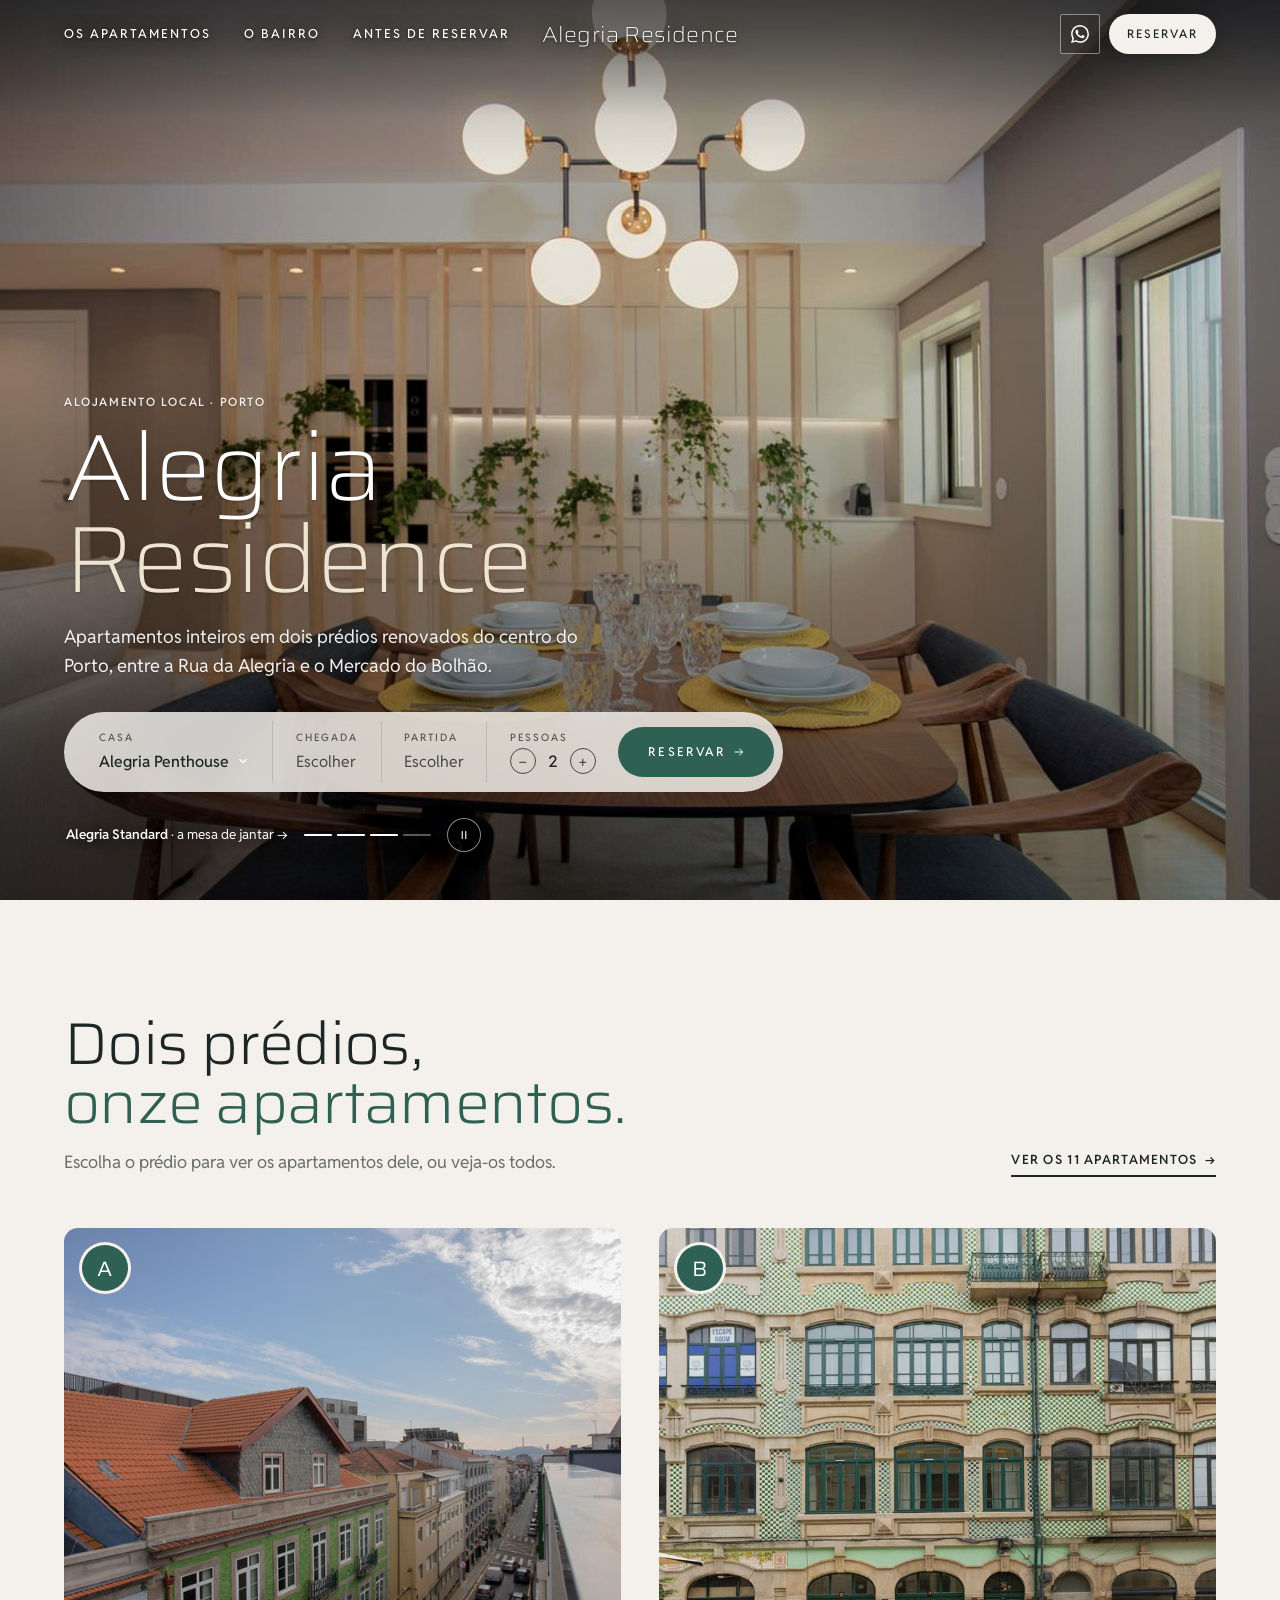
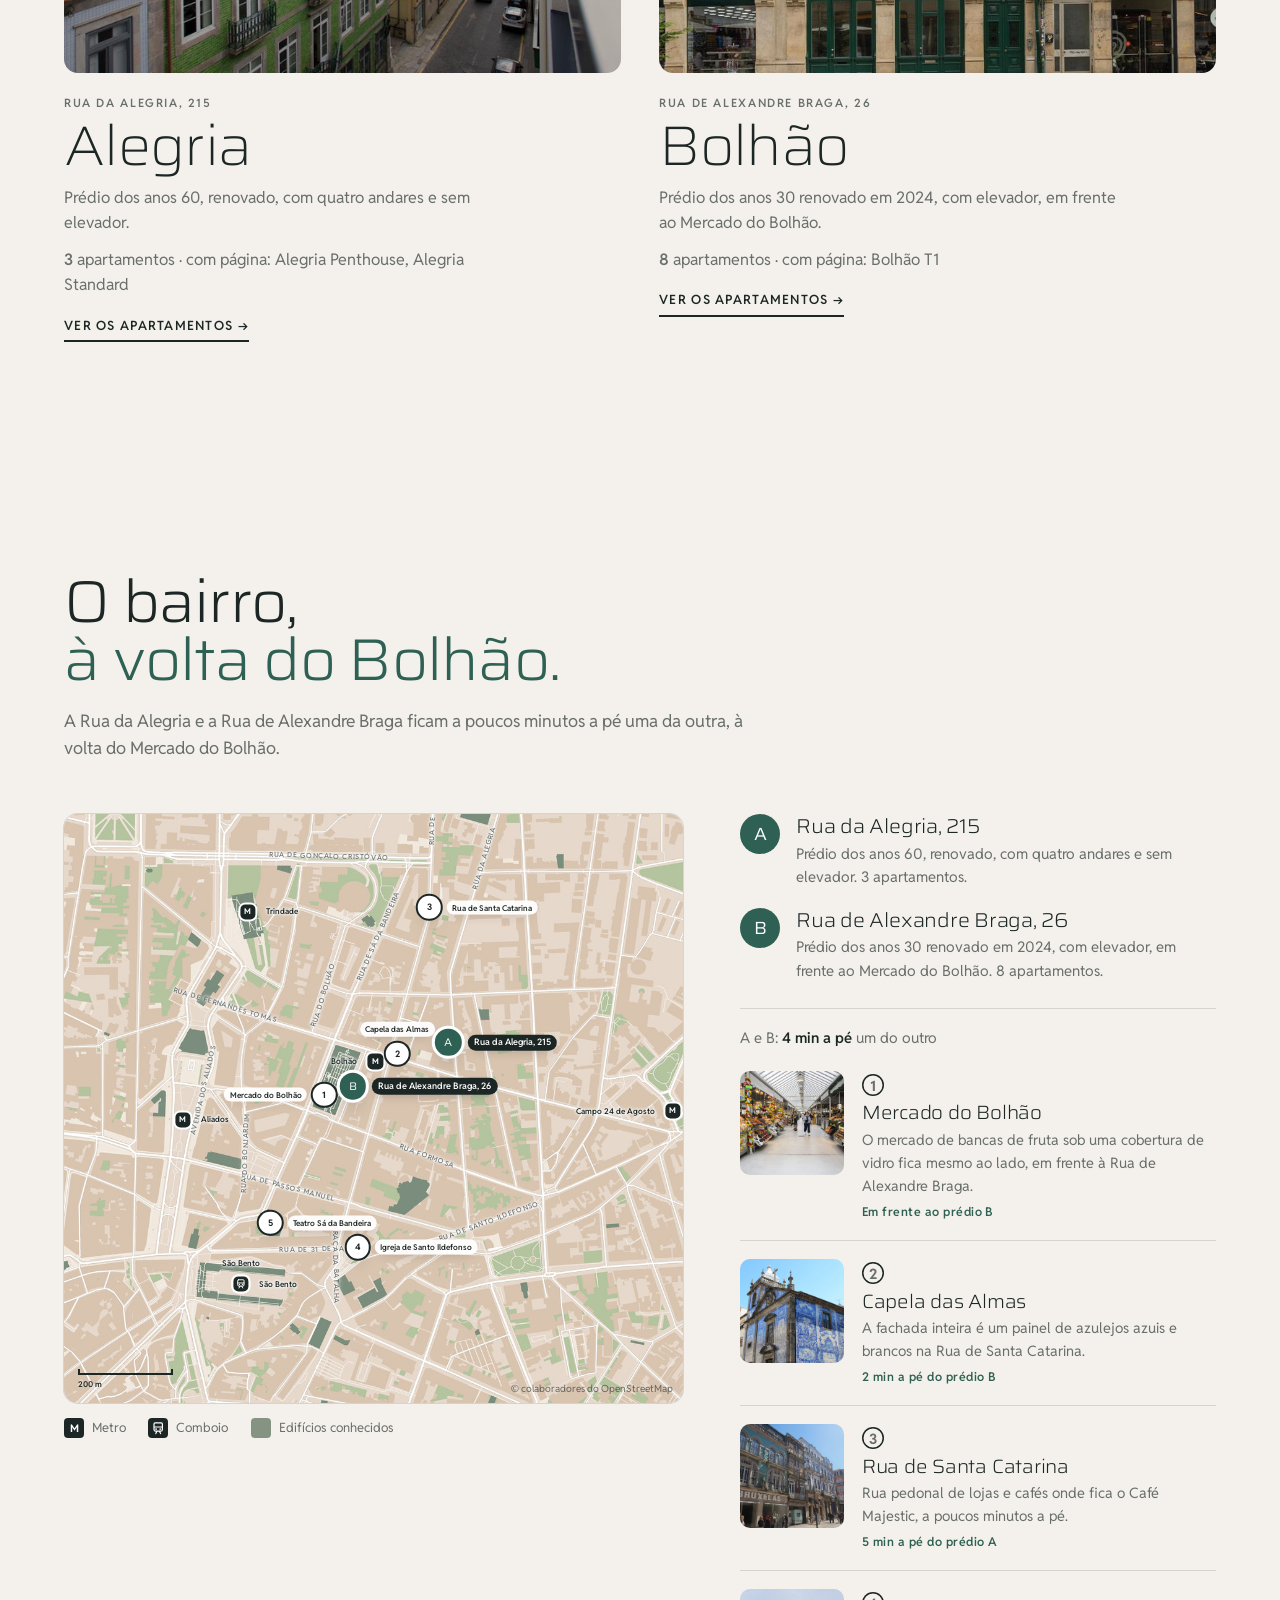
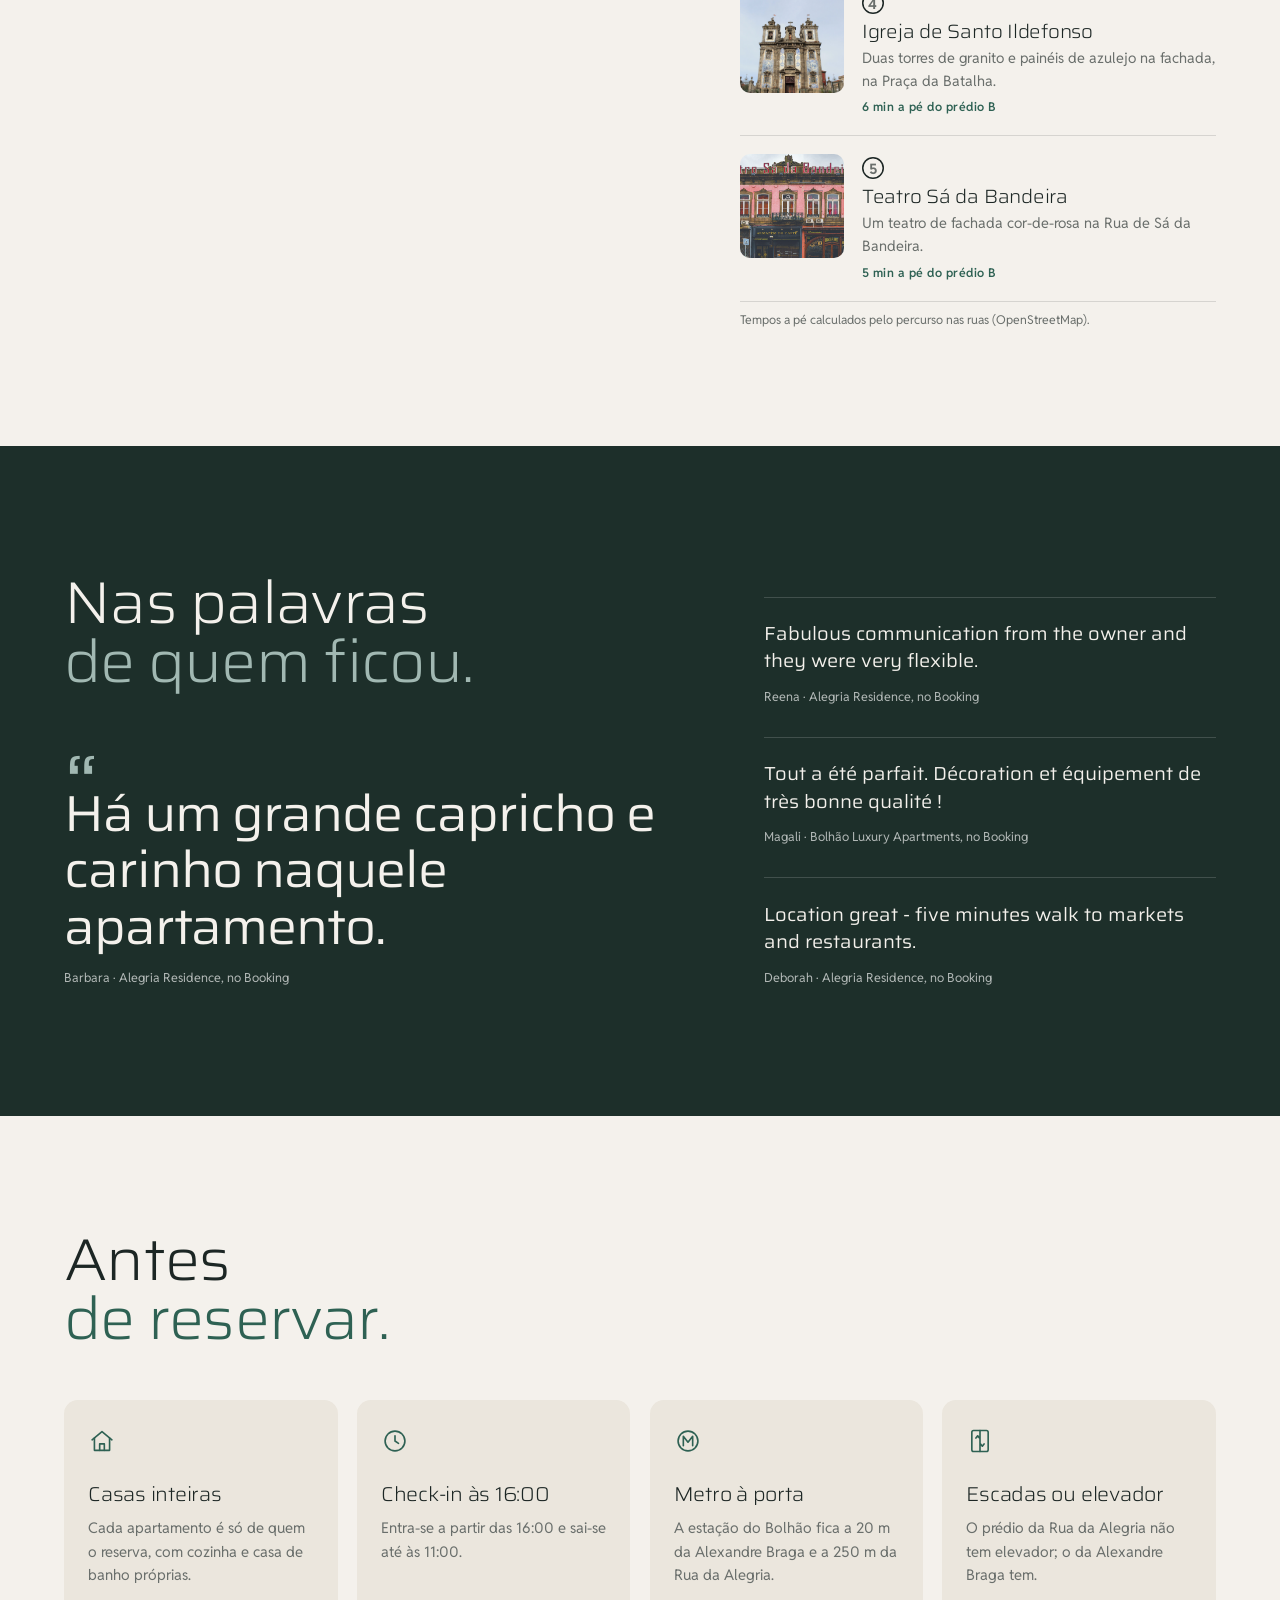
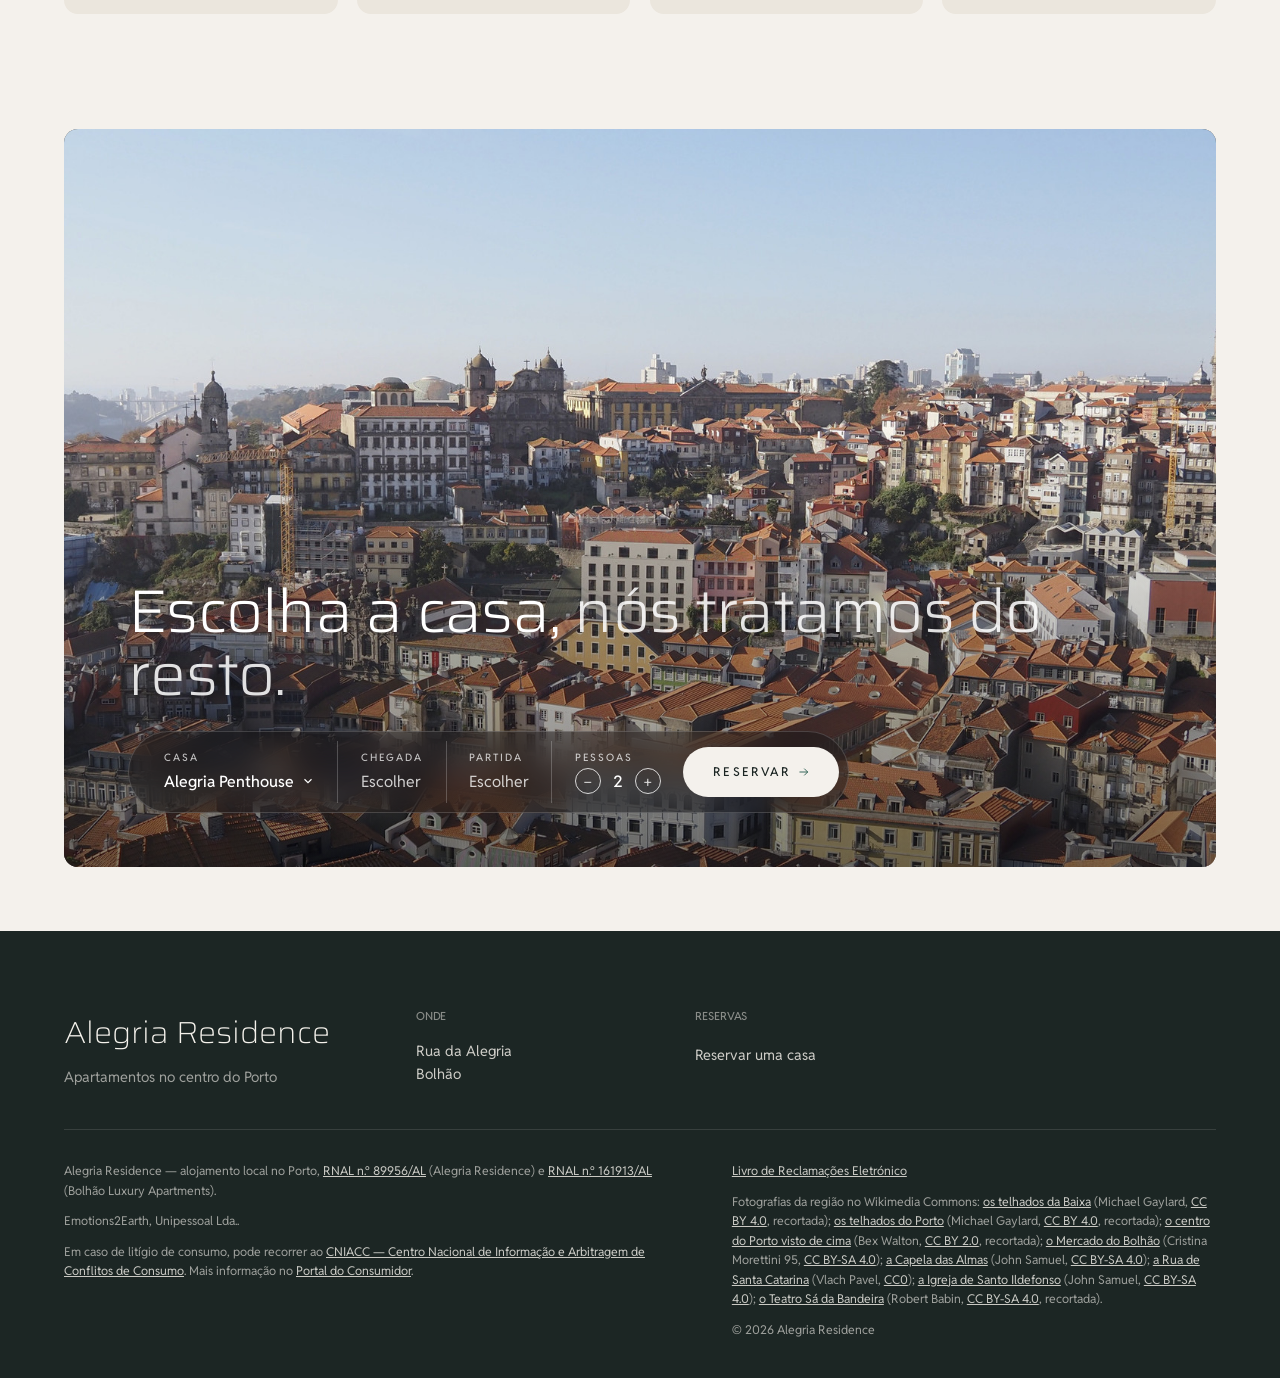
<file: site/index.html>
<!doctype html>
<html lang="pt-PT">
<head>
<meta charset="utf-8">
<meta name="viewport" content="width=device-width, initial-scale=1">
<title>Alegria Residence — Apartamentos no centro do Porto</title>
<meta name="description" content="Apartamentos inteiros na Rua da Alegria e em frente ao Mercado do Bolhão, no centro do Porto: do T1 à penthouse com terraço.">
<meta property="og:title" content="Alegria Residence — Apartamentos no centro do Porto">
<meta property="og:description" content="Apartamentos inteiros na Rua da Alegria e em frente ao Mercado do Bolhão, no centro do Porto: do T1 à penthouse com terraço.">
<meta property="og:image" content="assets/img/h-p-terraco-06-1400.jpg">
<meta name="robots" content="noindex">
<meta name="theme-color" content="#f4f1ec">
<link rel="icon" href="data:image/svg+xml,%3Csvg xmlns='http://www.w3.org/2000/svg' viewBox='0 0 32 32'%3E%3Crect width='32' height='32' rx='6' fill='%231c2624'/%3E%3Ctext x='16' y='22' font-family='Georgia' font-size='17' fill='%23f4f1ec' text-anchor='middle'%3EW%3C/text%3E%3C/svg%3E">
<link rel="preconnect" href="https://fonts.googleapis.com">
<link rel="preconnect" href="https://fonts.gstatic.com" crossorigin>
<link href="https://fonts.googleapis.com/css2?family=Saira:wdth,wght@112,200;112,300;112,400&family=Reddit+Sans:wght@400;500;600&display=swap" rel="stylesheet">
<link rel="stylesheet" href="assets/base.css">
<link rel="stylesheet" href="assets/tema.css">
<link rel="stylesheet" href="assets/agencia.css">
<link rel="stylesheet" href="assets/agencia-editorial.css">
</head>
<body class="w-landing e-landing e-site">
<a class="saltar" href="#conteudo">Saltar para o conteúdo</a>

<header class="topo topo--centro w-topo" id="topo">
  <nav class="topo__nav" aria-label="Secções">
    <a href="apartamentos/index.html">Os apartamentos</a>
    <a href="#bairro">O bairro</a>
    <a href="#bom-saber">Antes de reservar</a>
  </nav>
  <a class="topo__marca" href="#inicio" aria-label="Alegria Residence, início">Alegria Residence</a>
  <div class="topo__res"><a class="topo__wpp" href="https://wa.me/?text=Ol%C3%A1%21%20Gostava%20de%20saber%20a%20disponibilidade%20para%20uma%20das%20vossas%20casas%20no%20Porto." target="_blank" rel="noopener" aria-label="Falar por WhatsApp"><svg class="i-wpp" viewBox="0 0 24 24" aria-hidden="true"><path d="M17.47 14.38c-.3-.15-1.76-.87-2.03-.97-.27-.1-.47-.15-.67.15-.2.3-.77.97-.94 1.16-.17.2-.35.22-.64.08-.3-.15-1.26-.46-2.39-1.48-.88-.79-1.48-1.76-1.65-2.06-.17-.3-.02-.46.13-.61.13-.13.3-.35.45-.52.15-.17.2-.3.3-.5.1-.2.05-.37-.03-.52-.07-.15-.67-1.61-.92-2.2-.24-.58-.49-.5-.67-.51h-.57c-.2 0-.52.07-.79.37-.27.3-1.04 1.02-1.04 2.48s1.07 2.88 1.21 3.07c.15.2 2.1 3.2 5.08 4.49.71.31 1.26.49 1.7.63.71.22 1.36.19 1.87.12.57-.09 1.76-.72 2-1.41.25-.7.25-1.29.18-1.41-.08-.13-.27-.2-.57-.35ZM12.05 21.79h-.01a9.87 9.87 0 0 1-5.03-1.38l-.36-.21-3.74.98 1-3.65-.24-.37a9.86 9.86 0 0 1-1.51-5.26c0-5.45 4.44-9.88 9.89-9.88 2.64 0 5.12 1.03 6.99 2.9a9.82 9.82 0 0 1 2.89 6.99c0 5.45-4.44 9.88-9.88 9.88Zm8.41-18.3A11.82 11.82 0 0 0 12.05 0C5.5 0 .16 5.34.16 11.89c0 2.1.55 4.14 1.59 5.95L.06 24l6.3-1.65a11.88 11.88 0 0 0 5.68 1.45h.01c6.55 0 11.89-5.34 11.89-11.9a11.82 11.82 0 0 0-3.48-8.41Z"/></svg></a><a class="botao botao--topo" href="#reservar">Reservar</a></div>
</header>

<main id="conteudo">

<section class="hero w-hero e-hs" id="inicio" data-slides aria-label="Alegria Residence">
  <div class="e-hs__fotos"><figure class="e-hs__f on" data-i="0" style="--foco:60% 50%"><img src="assets/img/h-p-terraco-06-2000.jpg" srcset="assets/img/h-p-terraco-06-800.jpg 800w, assets/img/h-p-terraco-06-1400.jpg 1400w, assets/img/h-p-terraco-06-2000.jpg 2000w, assets/img/h-p-terraco-06.jpg 2460w" sizes="max(100vw, calc(100svh * 1.475))" alt="Terraço da cobertura com sofás de exterior e almofadões" width="2460" height="1668" decoding="async"></figure><figure class="e-hs__f" data-i="1" style="--foco:55% 50%"><img src="assets/img/h-b-loft-2000.jpg" srcset="assets/img/h-b-loft-800.jpg 800w, assets/img/h-b-loft-1400.jpg 1400w, assets/img/h-b-loft-2000.jpg 2000w, assets/img/h-b-loft.jpg 2879w" sizes="max(100vw, calc(100svh * 1.499))" alt="Loft com sofá cor de laranja, mesa de jantar e kitchenette sob teto inclinado" width="2879" height="1921" loading="lazy" decoding="async"></figure><figure class="e-hs__f" data-i="2" style="--foco:60% 50%"><img src="assets/img/h-s-sala-jantar-02-2000.jpg" srcset="assets/img/h-s-sala-jantar-02-800.jpg 800w, assets/img/h-s-sala-jantar-02-1400.jpg 1400w, assets/img/h-s-sala-jantar-02-2000.jpg 2000w, assets/img/h-s-sala-jantar-02.jpg 2460w" sizes="max(100vw, calc(100svh * 1.505))" alt="Mesa de jantar posta junto à cozinha" width="2460" height="1635" loading="lazy" decoding="async"></figure><figure class="e-hs__f" data-i="3" style="--foco:60% 50%"><img src="assets/img/h-b-capa-2000.jpg" srcset="assets/img/h-b-capa-800.jpg 800w, assets/img/h-b-capa-1400.jpg 1400w, assets/img/h-b-capa-2000.jpg 2000w, assets/img/h-b-capa.jpg 2879w" sizes="max(100vw, calc(100svh * 1.499))" alt="Sala do apartamento com sofá cor de laranja, mesa redonda em nogueira e painel de TV em madeira" width="2879" height="1921" loading="lazy" decoding="async"></figure></div>
  <div class="largura w-hero__ecra e-hs__ecra">
    <p class="w-eti">Alojamento local · Porto</p>
    <h1 class="e-hs__nome"><span>Alegria</span> <em>Residence</em></h1>
    <p class="w-hero__frase">Apartamentos inteiros em dois prédios renovados do centro do Porto, entre a Rua da Alegria e o Mercado do Bolhão.</p>
  </div>
  <div class="largura w-hero__res e-hs__res">
    <form class="rb rb--barra-claro" id="reservar" data-casas="[{&quot;url&quot;: &quot;https://www.booking.com/hotel/pt/alegria-residence-penthouse.pt-pt.html&quot;, &quot;max&quot;: 6, &quot;nome&quot;: &quot;Alegria Penthouse&quot;}, {&quot;url&quot;: &quot;https://www.booking.com/hotel/pt/alegria-residence-penthouse.pt-pt.html&quot;, &quot;max&quot;: 6, &quot;nome&quot;: &quot;Alegria Standard&quot;}, {&quot;url&quot;: &quot;https://www.booking.com/hotel/pt/bolhao-luxury-apartments.pt-pt.html&quot;, &quot;max&quot;: 4, &quot;nome&quot;: &quot;Bolhão T1&quot;}]" data-sel="0">
      <label class="rb__campo rb__casa"><span>Casa</span><select aria-label="Casa"><option value="0" selected>Alegria Penthouse</option><option value="1">Alegria Standard</option><option value="2">Bolhão T1</option></select></label><button type="button" class="rb__campo" data-campo="in"><span>Chegada</span><b>Escolher</b></button>
      <button type="button" class="rb__campo" data-campo="out"><span>Partida</span><b>Escolher</b></button>
      <div class="rb__campo rb__pessoas"><span>Pessoas</span><div><button type="button" data-passo="-1" aria-label="Menos uma pessoa">−</button><output>2</output><button type="button" data-passo="1" aria-label="Mais uma pessoa">+</button></div></div>
      <a class="botao botao--seta rb__ir" href="https://www.booking.com/hotel/pt/alegria-residence-penthouse.pt-pt.html" target="_blank" rel="noopener">Reservar</a>
      <div class="rb__cal" hidden></div>
    </form>
    <div class="e-hs__ctl">
        <div class="e-hs__legs" aria-live="polite"><a class="e-hs__leg on" data-i="0" href="alegria-penthouse/index.html"><b>Alegria Penthouse</b> · o terraço <span class="w-seta" aria-hidden="true">→</span></a><a class="e-hs__leg" data-i="1" href="apartamentos/index.html#bolhao"><b>Bolhão</b> · um loft no sótão <span class="w-seta" aria-hidden="true">→</span></a><a class="e-hs__leg" data-i="2" href="alegria-standard/index.html"><b>Alegria Standard</b> · a mesa de jantar <span class="w-seta" aria-hidden="true">→</span></a><a class="e-hs__leg" data-i="3" href="bolhao-t1/index.html"><b>Bolhão T1</b> · a sala <span class="w-seta" aria-hidden="true">→</span></a></div>
        <div class="e-hs__barras"><button type="button" class="e-hs__b on" data-i="0" aria-label="Fotografia 1 de 4: Alegria Penthouse, o terraço"><i></i></button><button type="button" class="e-hs__b" data-i="1" aria-label="Fotografia 2 de 4: Bolhão, um loft no sótão"><i></i></button><button type="button" class="e-hs__b" data-i="2" aria-label="Fotografia 3 de 4: Alegria Standard, a mesa de jantar"><i></i></button><button type="button" class="e-hs__b" data-i="3" aria-label="Fotografia 4 de 4: Bolhão T1, a sala"><i></i></button></div>
        <button type="button" class="e-hs__pausa" aria-pressed="false" aria-label="Parar as fotografias"><svg viewBox="0 0 24 24" aria-hidden="true"><path class="e-hs__ii" d="M9 6v12M15 6v12"/><path class="e-hs__play" d="M8 5.5v13l10.5-6.5z"/></svg></button>
      </div>
  </div>
</section>

<section class="w-sec e-prs" id="casas" aria-labelledby="casas-t">
  <div class="largura">
    <div class="e-cat__cab"><header class="w-cab "><h2 class="w-titulo" id="casas-t">Dois prédios, <em>onze apartamentos.</em></h2><p class="w-frase">Escolha o prédio para ver os apartamentos dele, ou veja-os todos.</p></header><a class="w-link" href="apartamentos/index.html">Ver os 11 apartamentos <span class="w-seta" aria-hidden="true">→</span></a></div>
    <div class="e-prs__g"><a class="e-pr" href="apartamentos/index.html#alegria">
        <figure class="e-pr__f"><img src="assets/img/p-vista-01-1400.jpg" srcset="assets/img/p-vista-01-800.jpg 800w, assets/img/p-vista-01-1400.jpg 1400w, assets/img/p-vista-01-2000.jpg 2000w, assets/img/p-vista-01.jpg 3000w" sizes="(max-width: 760px) 92vw, 46vw" alt="Vista da cobertura sobre a rua e os telhados do Porto" width="3000" height="2000" loading="lazy" decoding="async"><span class="e-pr__letra">A</span></figure>
        <div class="e-pr__t">
          <p class="w-eti">Rua da Alegria, 215</p>
          <h3>Alegria</h3>
          <p>Prédio dos anos 60, renovado, com quatro andares e sem elevador.</p>
          <p class="e-pr__n"><b>3</b> apartamentos · com página: Alegria Penthouse, Alegria Standard</p>
          <span class="w-link">Ver os apartamentos <span class="w-seta" aria-hidden="true">→</span></span>
        </div>
      </a><a class="e-pr" href="apartamentos/index.html#bolhao">
        <figure class="e-pr__f"><img src="assets/img/b-fachada-1-1400.jpg" srcset="assets/img/b-fachada-1-800.jpg 800w, assets/img/b-fachada-1-1400.jpg 1400w, assets/img/b-fachada-1.jpg 1921w" sizes="(max-width: 760px) 92vw, 46vw" alt="Fachada do edifício do Bolhão com azulejo verde e janelas trabalhadas" width="1921" height="2879" loading="lazy" decoding="async"><span class="e-pr__letra">B</span></figure>
        <div class="e-pr__t">
          <p class="w-eti">Rua de Alexandre Braga, 26</p>
          <h3>Bolhão</h3>
          <p>Prédio dos anos 30 renovado em 2024, com elevador, em frente ao Mercado do Bolhão.</p>
          <p class="e-pr__n"><b>8</b> apartamentos · com página: Bolhão T1</p>
          <span class="w-link">Ver os apartamentos <span class="w-seta" aria-hidden="true">→</span></span>
        </div>
      </a></div>
  </div>
</section>

<section class="w-sec e-bairro" id="bairro" aria-labelledby="bairro-t">
  <div class="largura">
    <header class="w-cab "><h2 class="w-titulo" id="bairro-t">O bairro, <em>à volta do Bolhão.</em></h2><p class="w-frase">A Rua da Alegria e a Rua de Alexandre Braga ficam a poucos minutos a pé uma da outra, à volta do Mercado do Bolhão.</p></header>
    <div class="e-bairro__g">
      <div class="e-mapa__col">
        <figure class="e-mapa" style="--ar:1.0499">
          <img src="assets/img/mapa-porto.jpg" srcset="assets/img/mapa-porto-800.jpg 1000w, assets/img/mapa-porto.jpg 2000w" sizes="(max-width: 900px) 100vw, 55vw" alt="Mapa do centro do Porto com os dois prédios da Alegria Residence, as ruas, as estações e os lugares à volta" width="2000" height="1905" loading="lazy">
          <span class="e-rua" style="left:59.68%;top:-3.2%;--a:-88.2deg">Rua de Santa Catarina</span><span class="e-rua" style="left:50.83%;top:20.68%;--a:-66.3deg">Rua de Sá da Bandeira</span><span class="e-rua" style="left:36.29%;top:63.26%;--a:14.3deg">Rua de Passos Manuel</span><span class="e-rua" style="left:58.67%;top:58.09%;--a:20.6deg">Rua Formosa</span><span class="e-rua" style="left:67.94%;top:7.48%;--a:-73.4deg">Rua da Alegria</span><span class="e-rua" style="left:22.4%;top:46.93%;--a:-77.0deg">Avenida dos Aliados</span><span class="e-rua" style="left:68.65%;top:69.12%;--a:-19.8deg">Rua de Santo Ildefonso</span><span class="e-rua" style="left:29.3%;top:57.54%;--a:-87.6deg">Rua do Bonjardim</span><span class="e-rua" style="left:42.92%;top:7.05%;--a:1.6deg">Rua de Gonçalo Cristóvão</span><span class="e-rua" style="left:41.97%;top:73.78%;--a:-1.3deg">Rua de 31 de Janeiro</span><span class="e-rua" style="left:41.92%;top:30.64%;--a:-72.7deg">Rua do Bolhão</span><span class="e-rua" style="left:44.02%;top:76.59%;--a:88.7deg">Praça da Batalha</span><span class="e-rua" style="left:26.09%;top:32.41%;--a:16.5deg">Rua de Fernandes Tomás</span><span class="e-pin e-pin--est e-pin--metro e-pin--d" style="left:29.67%;top:16.58%"><b>M</b><span class="e-pin__n">Trindade</span></span><span class="e-pin e-pin--est e-pin--metro e-pin--e" style="left:50.34%;top:41.98%"><b>M</b><span class="e-pin__n">Bolhão</span></span><span class="e-pin e-pin--est e-pin--metro e-pin--e" style="left:98.40%;top:50.45%"><b>M</b><span class="e-pin__n">Campo 24 de Agosto</span></span><span class="e-pin e-pin--est e-pin--metro e-pin--d" style="left:28.63%;top:79.75%"><b>M</b><span class="e-pin__n">São Bento</span></span><span class="e-pin e-pin--est e-pin--metro e-pin--d" style="left:19.21%;top:51.86%"><b>M</b><span class="e-pin__n">Aliados</span></span><span class="e-pin e-pin--est e-pin--comboio e-pin--c" style="left:28.63%;top:79.75%"><b><svg viewBox="0 0 24 24" aria-hidden="true"><path d="M7 3h10a2 2 0 0 1 2 2v9a3 3 0 0 1-3 3H8a3 3 0 0 1-3-3V5a2 2 0 0 1 2-2zM5 10h14M8 21l2-4M16 21l-2-4"/><circle cx="8.5" cy="13.5" r=".6"/><circle cx="15.5" cy="13.5" r=".6"/></svg></b><span class="e-pin__n">São Bento</span></span><span class="e-pin e-pin--lugar e-pin--e" style="left:42.09%;top:47.63%" data-b="bolhao"><b>1</b><span class="e-pin__n">Mercado do Bolhão</span></span><span class="e-pin e-pin--lugar e-pin--c" style="left:53.88%;top:40.70%" data-b="capela"><b>2</b><span class="e-pin__n">Capela das Almas</span></span><span class="e-pin e-pin--lugar e-pin--d" style="left:59.03%;top:15.83%" data-b="catarina"><b>3</b><span class="e-pin__n">Rua de Santa Catarina</span></span><span class="e-pin e-pin--lugar e-pin--d" style="left:47.46%;top:73.50%" data-b="ildefonso"><b>4</b><span class="e-pin__n">Igreja de Santo Ildefonso</span></span><span class="e-pin e-pin--lugar e-pin--d" style="left:33.35%;top:69.41%" data-b="teatro"><b>5</b><span class="e-pin__n">Teatro Sá da Bandeira</span></span><span class="e-pin e-pin--predio e-pin--d" style="left:62.12%;top:38.76%"><b>A</b><span class="e-pin__n">Rua da Alegria, 215</span></span><span class="e-pin e-pin--predio e-pin--d" style="left:46.65%;top:46.22%"><b>B</b><span class="e-pin__n">Rua de Alexandre Braga, 26</span></span>
          <span class="e-escala" style="--l:15.38"><i></i>200 m</span>
          <figcaption>© colaboradores do OpenStreetMap</figcaption>
        </figure>
        <ul class="e-legenda"><li><b class="e-lg e-lg--metro">M</b>Metro</li><li><b class="e-lg e-lg--comboio"><svg viewBox="0 0 24 24" aria-hidden="true"><path d="M7 3h10a2 2 0 0 1 2 2v9a3 3 0 0 1-3 3H8a3 3 0 0 1-3-3V5a2 2 0 0 1 2-2zM5 10h14M8 21l2-4M16 21l-2-4"/><circle cx="8.5" cy="13.5" r=".6"/><circle cx="15.5" cy="13.5" r=".6"/></svg></b>Comboio</li><li><b class="e-lg e-lg--edif"></b>Edifícios conhecidos</li></ul>
      </div>
      <div class="e-bairro__t">
        <ul class="e-predios"><li><b class="e-letra">A</b><div><h3>Rua da Alegria, 215</h3><p>Prédio dos anos 60, renovado, com quatro andares e sem elevador. 3 apartamentos.</p></div></li><li><b class="e-letra">B</b><div><h3>Rua de Alexandre Braga, 26</h3><p>Prédio dos anos 30 renovado em 2024, com elevador, em frente ao Mercado do Bolhão. 8 apartamentos.</p></div></li></ul>
        <p class="e-entre">A e B: <b>4 min a pé</b> um do outro</p>
        <ol class="e-bl"><li data-b="bolhao">
          <figure style="--ar:1.3319"><button type="button" data-visor="bairro" data-indice="0" aria-label="Ver em grande: Interior do Mercado do Bolhão, com bancas de fruta e a cobertura de vidro"><img src="assets/img/zona-bolhao-1400.jpg" srcset="assets/img/zona-bolhao-800.jpg 800w, assets/img/zona-bolhao-1400.jpg 1400w, assets/img/zona-bolhao-2000.jpg 2000w, assets/img/zona-bolhao.jpg 2400w" sizes="(max-width: 760px) 30vw, 12vw" alt="Interior do Mercado do Bolhão, com bancas de fruta e a cobertura de vidro" width="2400" height="1802" loading="lazy" decoding="async"></button></figure>
          <div><p class="e-bl__n">1</p><h3>Mercado do Bolhão</h3><p>O mercado de bancas de fruta sob uma cobertura de vidro fica mesmo ao lado, em frente à Rua de Alexandre Braga.</p><small>Em frente ao prédio B</small></div>
        </li><li data-b="capela">
          <figure style="--ar:1.5000"><button type="button" data-visor="bairro" data-indice="1" aria-label="Ver em grande: Fachada da Capela das Almas coberta de azulejos azuis e brancos"><img src="assets/img/zona-capela-1400.jpg" srcset="assets/img/zona-capela-800.jpg 800w, assets/img/zona-capela-1400.jpg 1400w, assets/img/zona-capela-2000.jpg 2000w, assets/img/zona-capela.jpg 2400w" sizes="(max-width: 760px) 30vw, 12vw" alt="Fachada da Capela das Almas coberta de azulejos azuis e brancos" width="2400" height="1600" loading="lazy" decoding="async"></button></figure>
          <div><p class="e-bl__n">2</p><h3>Capela das Almas</h3><p>A fachada inteira é um painel de azulejos azuis e brancos na Rua de Santa Catarina.</p><small>2 min a pé do prédio B</small></div>
        </li><li data-b="catarina">
          <figure style="--ar:1.5000"><button type="button" data-visor="bairro" data-indice="2" aria-label="Ver em grande: Rua de Santa Catarina com gente a passear e prédios com varandas"><img src="assets/img/zona-catarina-1400.jpg" srcset="assets/img/zona-catarina-800.jpg 800w, assets/img/zona-catarina-1400.jpg 1400w, assets/img/zona-catarina-2000.jpg 2000w, assets/img/zona-catarina.jpg 2400w" sizes="(max-width: 760px) 30vw, 12vw" alt="Rua de Santa Catarina com gente a passear e prédios com varandas" width="2400" height="1600" loading="lazy" decoding="async"></button></figure>
          <div><p class="e-bl__n">3</p><h3>Rua de Santa Catarina</h3><p>Rua pedonal de lojas e cafés onde fica o Café Majestic, a poucos minutos a pé.</p><small>5 min a pé do prédio A</small></div>
        </li><li data-b="ildefonso">
          <figure style="--ar:1.5000"><button type="button" data-visor="bairro" data-indice="3" aria-label="Ver em grande: Igreja de Santo Ildefonso, de duas torres, com painéis de azulejo na fachada"><img src="assets/img/zona-ildefonso-1400.jpg" srcset="assets/img/zona-ildefonso-800.jpg 800w, assets/img/zona-ildefonso-1400.jpg 1400w, assets/img/zona-ildefonso-2000.jpg 2000w, assets/img/zona-ildefonso.jpg 2400w" sizes="(max-width: 760px) 30vw, 12vw" alt="Igreja de Santo Ildefonso, de duas torres, com painéis de azulejo na fachada" width="2400" height="1600" loading="lazy" decoding="async"></button></figure>
          <div><p class="e-bl__n">4</p><h3>Igreja de Santo Ildefonso</h3><p>Duas torres de granito e painéis de azulejo na fachada, na Praça da Batalha.</p><small>6 min a pé do prédio B</small></div>
        </li><li data-b="teatro">
          <figure style="--ar:2.2222"><button type="button" data-visor="bairro" data-indice="4" aria-label="Ver em grande: Fachada cor-de-rosa do Teatro Sá da Bandeira com o nome em letras no topo"><img src="assets/img/zona-teatro-1400.jpg" srcset="assets/img/zona-teatro-800.jpg 800w, assets/img/zona-teatro-1400.jpg 1400w, assets/img/zona-teatro-2000.jpg 2000w, assets/img/zona-teatro.jpg 2400w" sizes="(max-width: 760px) 30vw, 12vw" alt="Fachada cor-de-rosa do Teatro Sá da Bandeira com o nome em letras no topo" width="2400" height="1080" loading="lazy" decoding="async"></button></figure>
          <div><p class="e-bl__n">5</p><h3>Teatro Sá da Bandeira</h3><p>Um teatro de fachada cor-de-rosa na Rua de Sá da Bandeira.</p><small>5 min a pé do prédio B</small></div>
        </li></ol>
        <p class="w-nota">Tempos a pé calculados pelo percurso nas ruas (OpenStreetMap).</p>
      </div>
    </div>
  </div>
</section>

<section class="e-vozes" aria-labelledby="vozes-t">
  <div class="largura e-vozes__g">
    <div>
      <header class="w-cab "><h2 class="w-titulo" id="vozes-t">Nas palavras <em>de quem ficou.</em></h2></header>
      <figure class="e-voz e-voz--grande"><blockquote>Há um grande capricho e carinho naquele apartamento.</blockquote><figcaption>Barbara · Alegria Residence, no Booking</figcaption></figure>
    </div>
    <div class="e-vozes__lista"><figure class="e-voz"><blockquote>Fabulous communication from the owner and they were very flexible.</blockquote><figcaption>Reena · Alegria Residence, no Booking</figcaption></figure><figure class="e-voz"><blockquote>Tout a été parfait. Décoration et équipement de très bonne qualité !</blockquote><figcaption>Magali · Bolhão Luxury Apartments, no Booking</figcaption></figure><figure class="e-voz"><blockquote>Location great - five minutes walk to markets and restaurants.</blockquote><figcaption>Deborah · Alegria Residence, no Booking</figcaption></figure></div>
  </div>
</section>

<section class="w-sec e-info" id="bom-saber" aria-labelledby="info-t">
  <div class="largura">
    <header class="w-cab "><h2 class="w-titulo" id="info-t">Antes <em>de reservar.</em></h2></header>
    <ul class="e-info__lista"><li><svg viewBox="0 0 24 24" aria-hidden="true"><path d="M3.5 11L12 4l8.5 7"/><path d="M5.5 9.5V20h13V9.5"/><path d="M10 20v-5.5h4V20"/></svg><h3>Casas inteiras</h3><p>Cada apartamento é só de quem o reserva, com cozinha e casa de banho próprias.</p></li><li><svg viewBox="0 0 24 24" aria-hidden="true"><circle cx="12" cy="12" r="8.5"/><path d="M12 7.5V12l3 2"/></svg><h3>Check-in às 16:00</h3><p>Entra-se a partir das 16:00 e sai-se até às 11:00.</p></li><li><svg viewBox="0 0 24 24" aria-hidden="true"><circle cx="12" cy="12" r="8.5"/><path d="M8 16V8l4 5 4-5v8"/></svg><h3>Metro à porta</h3><p>A estação do Bolhão fica a 20 m da Alexandre Braga e a 250 m da Rua da Alegria.</p></li><li><svg viewBox="0 0 24 24" aria-hidden="true"><rect x="5" y="3" width="14" height="18" rx="1.5"/><path d="M12 3v18M8.5 9.5l1.5-2 1.5 2M12.5 14.5l1.5 2 1.5-2"/></svg><h3>Escadas ou elevador</h3><p>O prédio da Rua da Alegria não tem elevador; o da Alexandre Braga tem.</p></li></ul>
  </div>
</section>

<section class="w-fecho e-fecho" aria-labelledby="fim-t">
  <figure><img src="assets/img/porto-hero-3-2000.jpg" srcset="assets/img/porto-hero-3-800.jpg 800w, assets/img/porto-hero-3-1400.jpg 1400w, assets/img/porto-hero-3-2000.jpg 2000w, assets/img/porto-hero-3.jpg 2400w" sizes="max(100vw, calc(100svh * 2.051))" alt="Mar de telhados do centro histórico do Porto com a Torre dos Clérigos, em luz de fim de dia" width="2400" height="1170" loading="lazy" decoding="async" style="object-position:50% 40%"></figure>
  <div class="largura w-fecho__ecra">
    <h2 id="fim-t">Escolha a casa, <em>nós tratamos do resto.</em></h2>
    <form class="rb rb--barra" data-casas="[{&quot;url&quot;: &quot;https://www.booking.com/hotel/pt/alegria-residence-penthouse.pt-pt.html&quot;, &quot;max&quot;: 6, &quot;nome&quot;: &quot;Alegria Penthouse&quot;}, {&quot;url&quot;: &quot;https://www.booking.com/hotel/pt/alegria-residence-penthouse.pt-pt.html&quot;, &quot;max&quot;: 6, &quot;nome&quot;: &quot;Alegria Standard&quot;}, {&quot;url&quot;: &quot;https://www.booking.com/hotel/pt/bolhao-luxury-apartments.pt-pt.html&quot;, &quot;max&quot;: 4, &quot;nome&quot;: &quot;Bolhão T1&quot;}]" data-sel="0">
      <label class="rb__campo rb__casa"><span>Casa</span><select aria-label="Casa"><option value="0" selected>Alegria Penthouse</option><option value="1">Alegria Standard</option><option value="2">Bolhão T1</option></select></label><button type="button" class="rb__campo" data-campo="in"><span>Chegada</span><b>Escolher</b></button>
      <button type="button" class="rb__campo" data-campo="out"><span>Partida</span><b>Escolher</b></button>
      <div class="rb__campo rb__pessoas"><span>Pessoas</span><div><button type="button" data-passo="-1" aria-label="Menos uma pessoa">−</button><output>2</output><button type="button" data-passo="1" aria-label="Mais uma pessoa">+</button></div></div>
      <a class="botao botao--seta rb__ir" href="https://www.booking.com/hotel/pt/alegria-residence-penthouse.pt-pt.html" target="_blank" rel="noopener">Reservar</a>
      <div class="rb__cal" hidden></div>
    </form>
  </div>
</section>

</main>

<footer class="rodape">
  <div class="largura rodape__linha">
    <div class="rodape__casa">
      <a href="#inicio" class="rodape__marca">Alegria Residence</a>
      <p class="rodape__sub">Apartamentos no centro do Porto</p>
    </div>
    <div class="rodape__onde">
      <h3>Onde</h3>
      <address>Rua da Alegria<br>Bolhão</address>
    </div>
    <div class="rodape__reservas">
      <h3>Reservas</h3>
      <a href="#reservar">Reservar uma casa</a>
    </div>
  </div>
  <div class="largura rodape__legal">
    <div>
      <p>Alegria Residence — alojamento local no Porto, <a href="https://rnt.turismodeportugal.pt/RNT/RNAL.aspx?nr=89956" target="_blank" rel="noopener">RNAL n.º 89956/AL</a> (Alegria Residence) e <a href="https://rnt.turismodeportugal.pt/RNT/RNAL.aspx?nr=161913" target="_blank" rel="noopener">RNAL n.º 161913/AL</a> (Bolhão Luxury Apartments).</p>
      <p>Emotions2Earth, Unipessoal Lda..</p>
      <p>Em caso de litígio de consumo, pode recorrer ao <a href="https://www.cniacc.pt" target="_blank" rel="noopener">CNIACC — Centro Nacional de Informação e Arbitragem de Conflitos de Consumo</a>. Mais informação no <a href="https://www.consumidor.gov.pt" target="_blank" rel="noopener">Portal do Consumidor</a>.</p>
    </div>
    <div>
      <p><a href="https://www.livroreclamacoes.pt" target="_blank" rel="noopener">Livro de Reclamações Eletrónico</a></p>
      <p>Fotografias da região no Wikimedia Commons: <a href="https://commons.wikimedia.org/wiki/File:Porto_Rooftops_and_Bell_Tower_Panorama_(55248529837).jpg" target="_blank" rel="noopener">os telhados da Baixa</a> (Michael Gaylard, <a href="https://creativecommons.org/licenses/by/4.0/" target="_blank" rel="noopener license">CC BY 4.0</a>, recortada); <a href="https://commons.wikimedia.org/wiki/File:A_Sunny_Day_Over_Porto%27s_Historic_Ribeira_District_(55246881263).jpg" target="_blank" rel="noopener">os telhados do Porto</a> (Michael Gaylard, <a href="https://creativecommons.org/licenses/by/4.0/" target="_blank" rel="noopener license">CC BY 4.0</a>, recortada); <a href="https://commons.wikimedia.org/wiki/File:Porto_cityscape_view_from_S%C3%A9_do_Porto_belltower_(51706942018).jpg" target="_blank" rel="noopener">o centro do Porto visto de cima</a> (Bex Walton, <a href="https://creativecommons.org/licenses/by/2.0/" target="_blank" rel="noopener license">CC BY 2.0</a>, recortada); <a href="https://commons.wikimedia.org/wiki/File:Mercado_do_Bolh%C3%A3o_interno.jpg" target="_blank" rel="noopener">o Mercado do Bolhão</a> (Cristina Morettini 95, <a href="https://creativecommons.org/licenses/by-sa/4.0/" target="_blank" rel="noopener license">CC BY-SA 4.0</a>); <a href="https://commons.wikimedia.org/wiki/File:Capela_das_Almas_(Porto)_17.jpg" target="_blank" rel="noopener">a Capela das Almas</a> (John Samuel, <a href="https://creativecommons.org/licenses/by-sa/4.0/" target="_blank" rel="noopener license">CC BY-SA 4.0</a>); <a href="https://commons.wikimedia.org/wiki/File:Rua_de_Santa_Catarina_Porto.jpg" target="_blank" rel="noopener">a Rua de Santa Catarina</a> (Vlach Pavel, <a href="https://creativecommons.org/publicdomain/zero/1.0/" target="_blank" rel="noopener license">CC0</a>); <a href="https://commons.wikimedia.org/wiki/File:Exterior_view_of_Igreja_de_Santo_Ildefonso_06.jpg" target="_blank" rel="noopener">a Igreja de Santo Ildefonso</a> (John Samuel, <a href="https://creativecommons.org/licenses/by-sa/4.0/" target="_blank" rel="noopener license">CC BY-SA 4.0</a>); <a href="https://commons.wikimedia.org/wiki/File:Teatro_Sa_da_Bandeira_Dec_2022-1.jpg" target="_blank" rel="noopener">o Teatro Sá da Bandeira</a> (Robert Babin, <a href="https://creativecommons.org/licenses/by-sa/4.0/" target="_blank" rel="noopener license">CC BY-SA 4.0</a>, recortada).</p>
      <p>© 2026 Alegria Residence</p>
    </div>
  </div>
</footer>

<nav class="barra" aria-label="Reservar"><a class="barra__wpp" href="https://wa.me/?text=Ol%C3%A1%21%20Gostava%20de%20saber%20a%20disponibilidade%20para%20uma%20das%20vossas%20casas%20no%20Porto." target="_blank" rel="noopener"><svg class="i-wpp" viewBox="0 0 24 24" aria-hidden="true"><path d="M17.47 14.38c-.3-.15-1.76-.87-2.03-.97-.27-.1-.47-.15-.67.15-.2.3-.77.97-.94 1.16-.17.2-.35.22-.64.08-.3-.15-1.26-.46-2.39-1.48-.88-.79-1.48-1.76-1.65-2.06-.17-.3-.02-.46.13-.61.13-.13.3-.35.45-.52.15-.17.2-.3.3-.5.1-.2.05-.37-.03-.52-.07-.15-.67-1.61-.92-2.2-.24-.58-.49-.5-.67-.51h-.57c-.2 0-.52.07-.79.37-.27.3-1.04 1.02-1.04 2.48s1.07 2.88 1.21 3.07c.15.2 2.1 3.2 5.08 4.49.71.31 1.26.49 1.7.63.71.22 1.36.19 1.87.12.57-.09 1.76-.72 2-1.41.25-.7.25-1.29.18-1.41-.08-.13-.27-.2-.57-.35ZM12.05 21.79h-.01a9.87 9.87 0 0 1-5.03-1.38l-.36-.21-3.74.98 1-3.65-.24-.37a9.86 9.86 0 0 1-1.51-5.26c0-5.45 4.44-9.88 9.89-9.88 2.64 0 5.12 1.03 6.99 2.9a9.82 9.82 0 0 1 2.89 6.99c0 5.45-4.44 9.88-9.88 9.88Zm8.41-18.3A11.82 11.82 0 0 0 12.05 0C5.5 0 .16 5.34.16 11.89c0 2.1.55 4.14 1.59 5.95L.06 24l6.3-1.65a11.88 11.88 0 0 0 5.68 1.45h.01c6.55 0 11.89-5.34 11.89-11.9a11.82 11.82 0 0 0-3.48-8.41Z"/></svg>WhatsApp</a><a class="barra__principal" href="#reservar">Reservar</a></nav>

<div class="visor" id="visor" role="dialog" aria-modal="true" aria-label="Fotografias" hidden>
  <p class="visor__titulo"></p>
  <p class="visor__conta"></p>
  <button type="button" class="visor__fechar" aria-label="Fechar"><svg viewBox="0 0 24 24"><path d="M5 5l14 14M19 5L5 19"/></svg></button>
  <button type="button" class="visor__seta visor__seta--ant" aria-label="Anterior"><svg viewBox="0 0 24 24"><path d="M15 5l-7 7 7 7"/></svg></button>
  <figure class="visor__palco"><img alt=""></figure>
  <button type="button" class="visor__seta visor__seta--seg" aria-label="Seguinte"><svg viewBox="0 0 24 24"><path d="M9 5l7 7-7 7"/></svg></button>
  <ol class="visor__minis" aria-label="Escolher fotografia" data-txt-foto="Fotografia {n}"></ol>
</div>

<script src="assets/series.js"></script>
<script src="assets/motor-parado.js"></script>
<script src="assets/agencia.js"></script>
<script src="assets/agencia-editorial.js"></script>
</body>
</html>
</file>
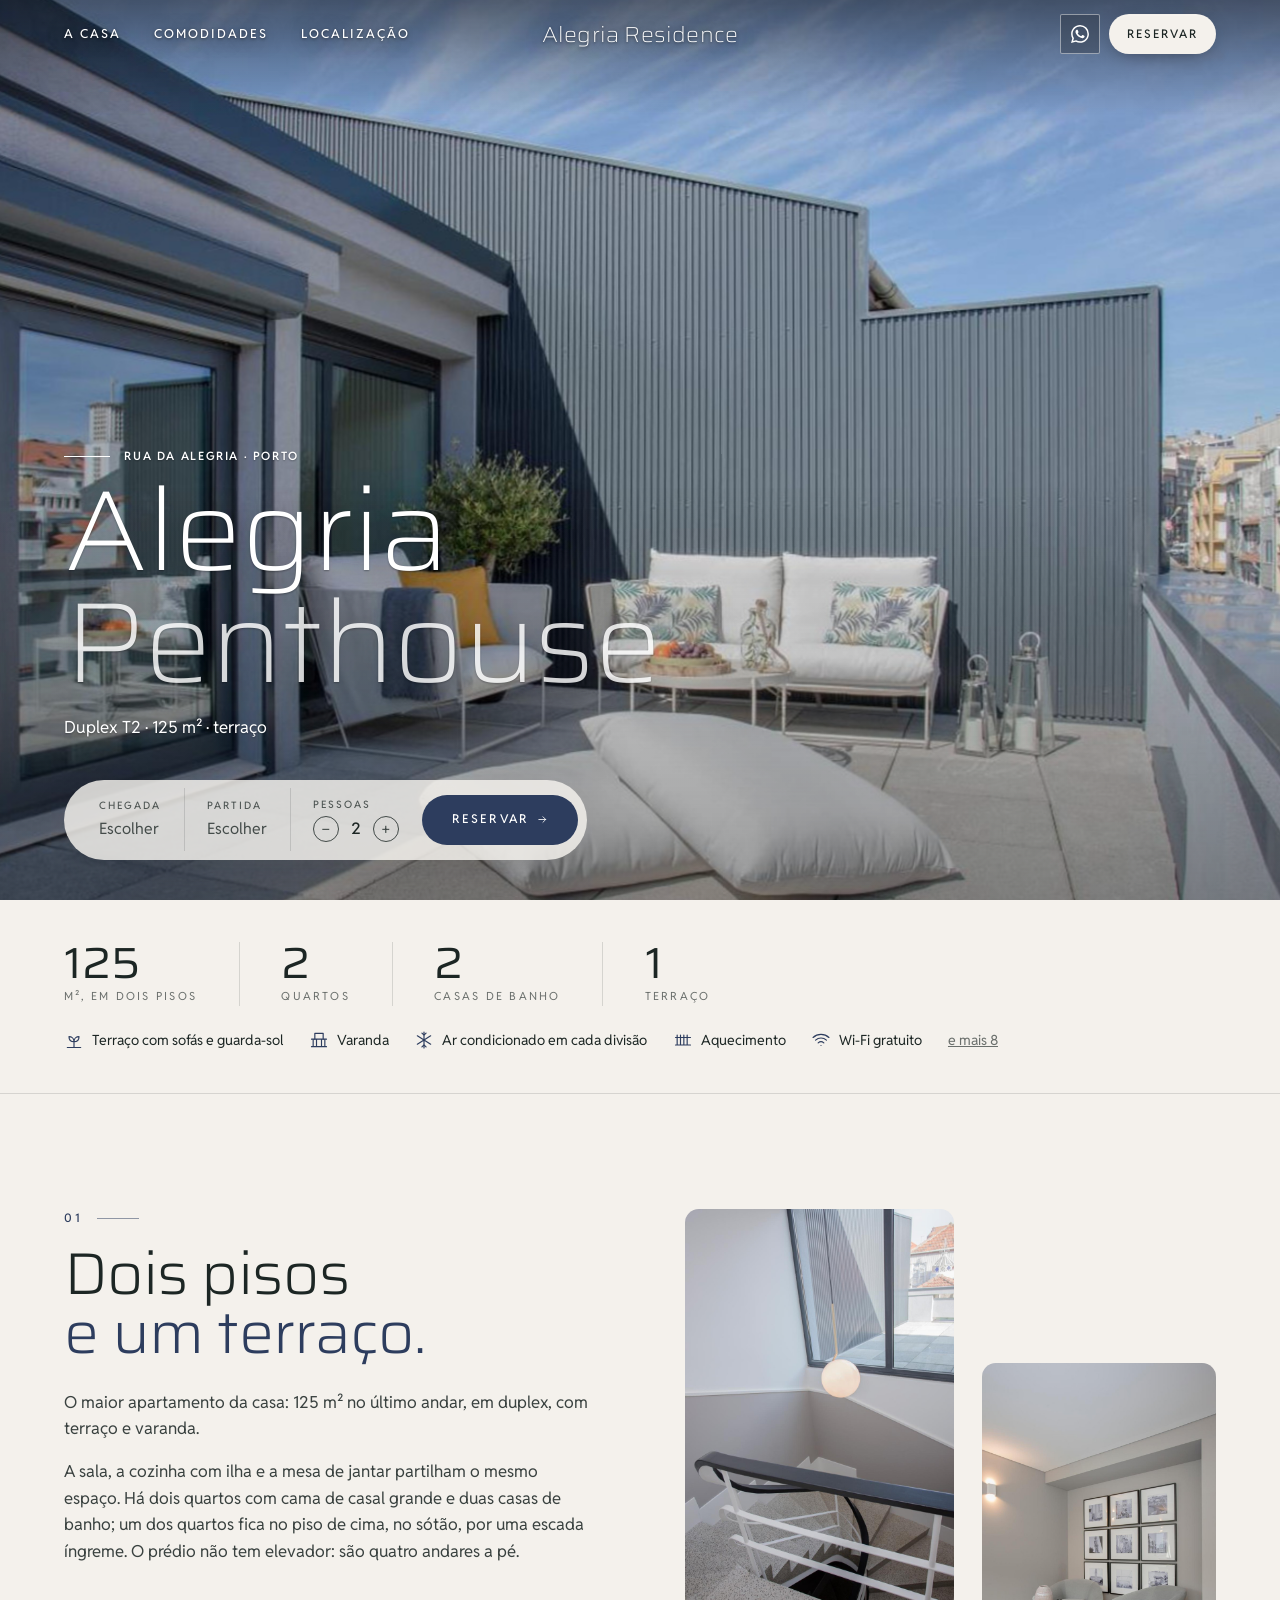
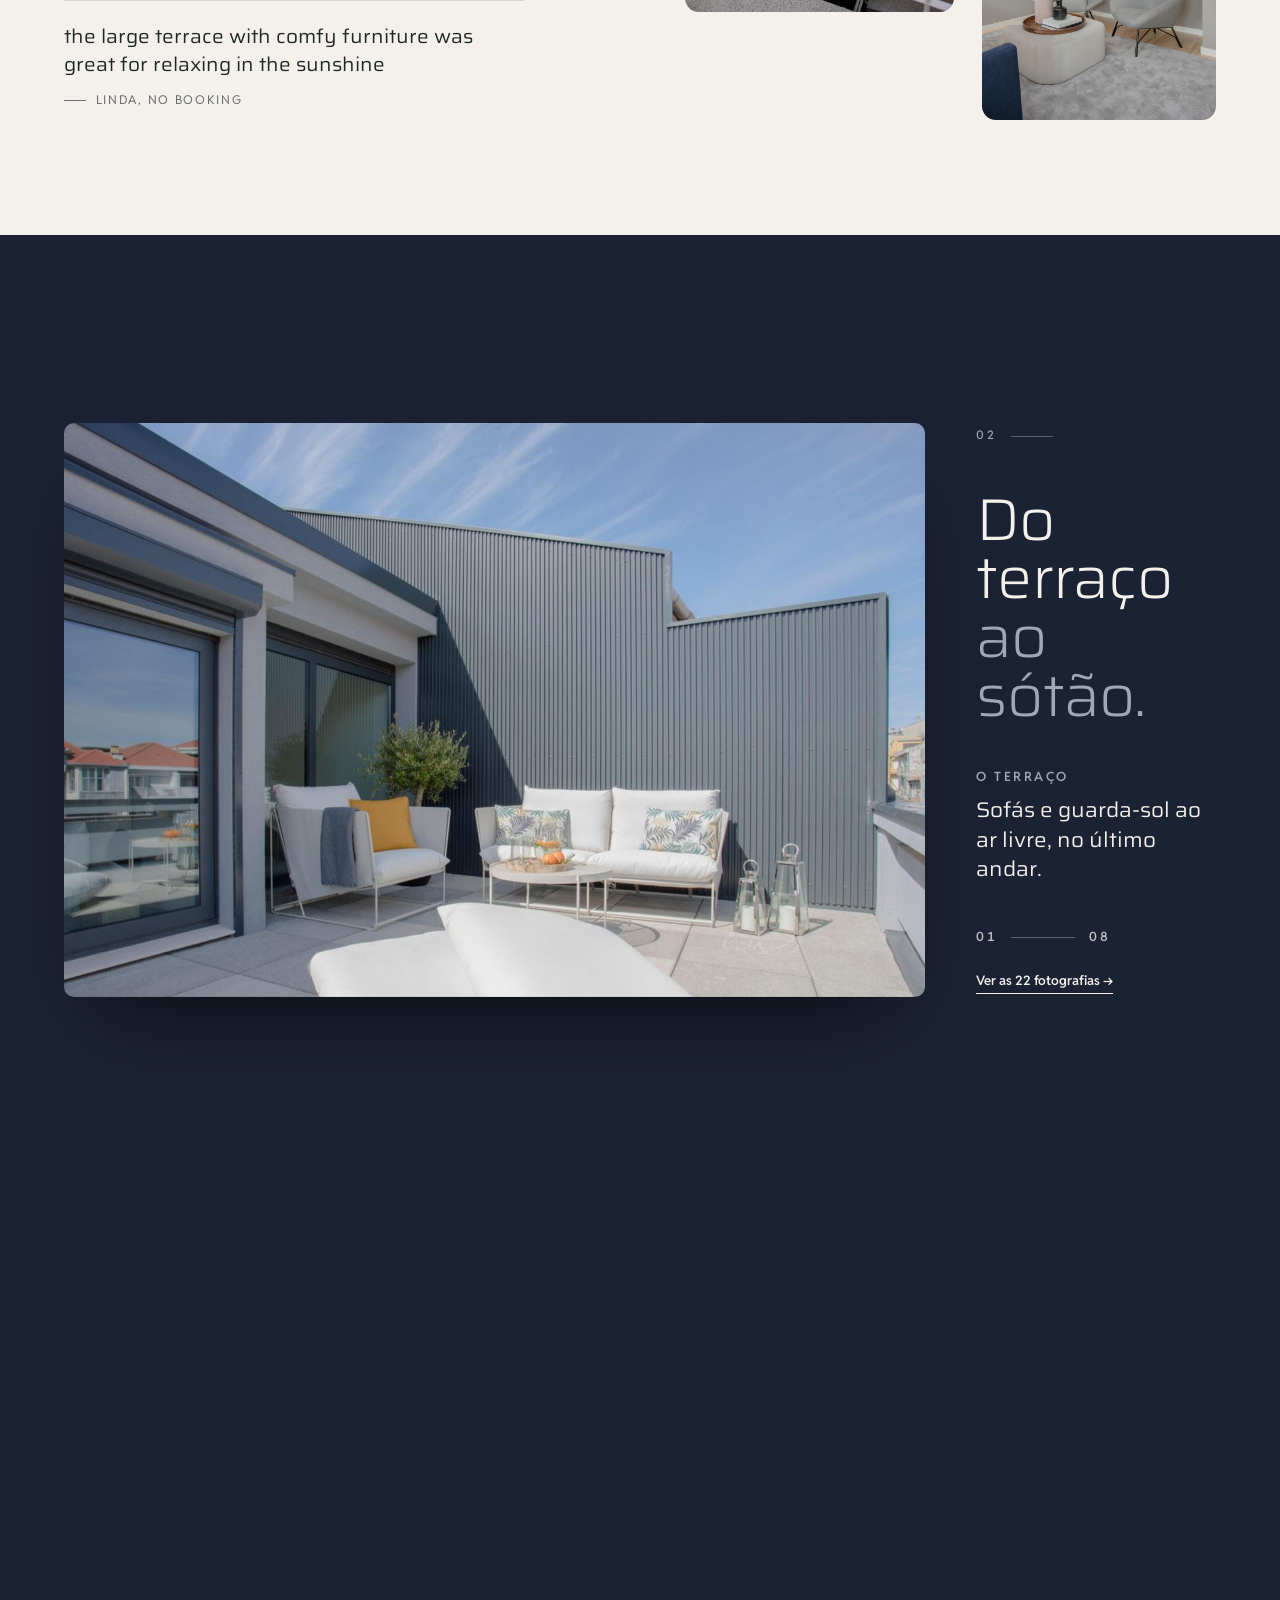
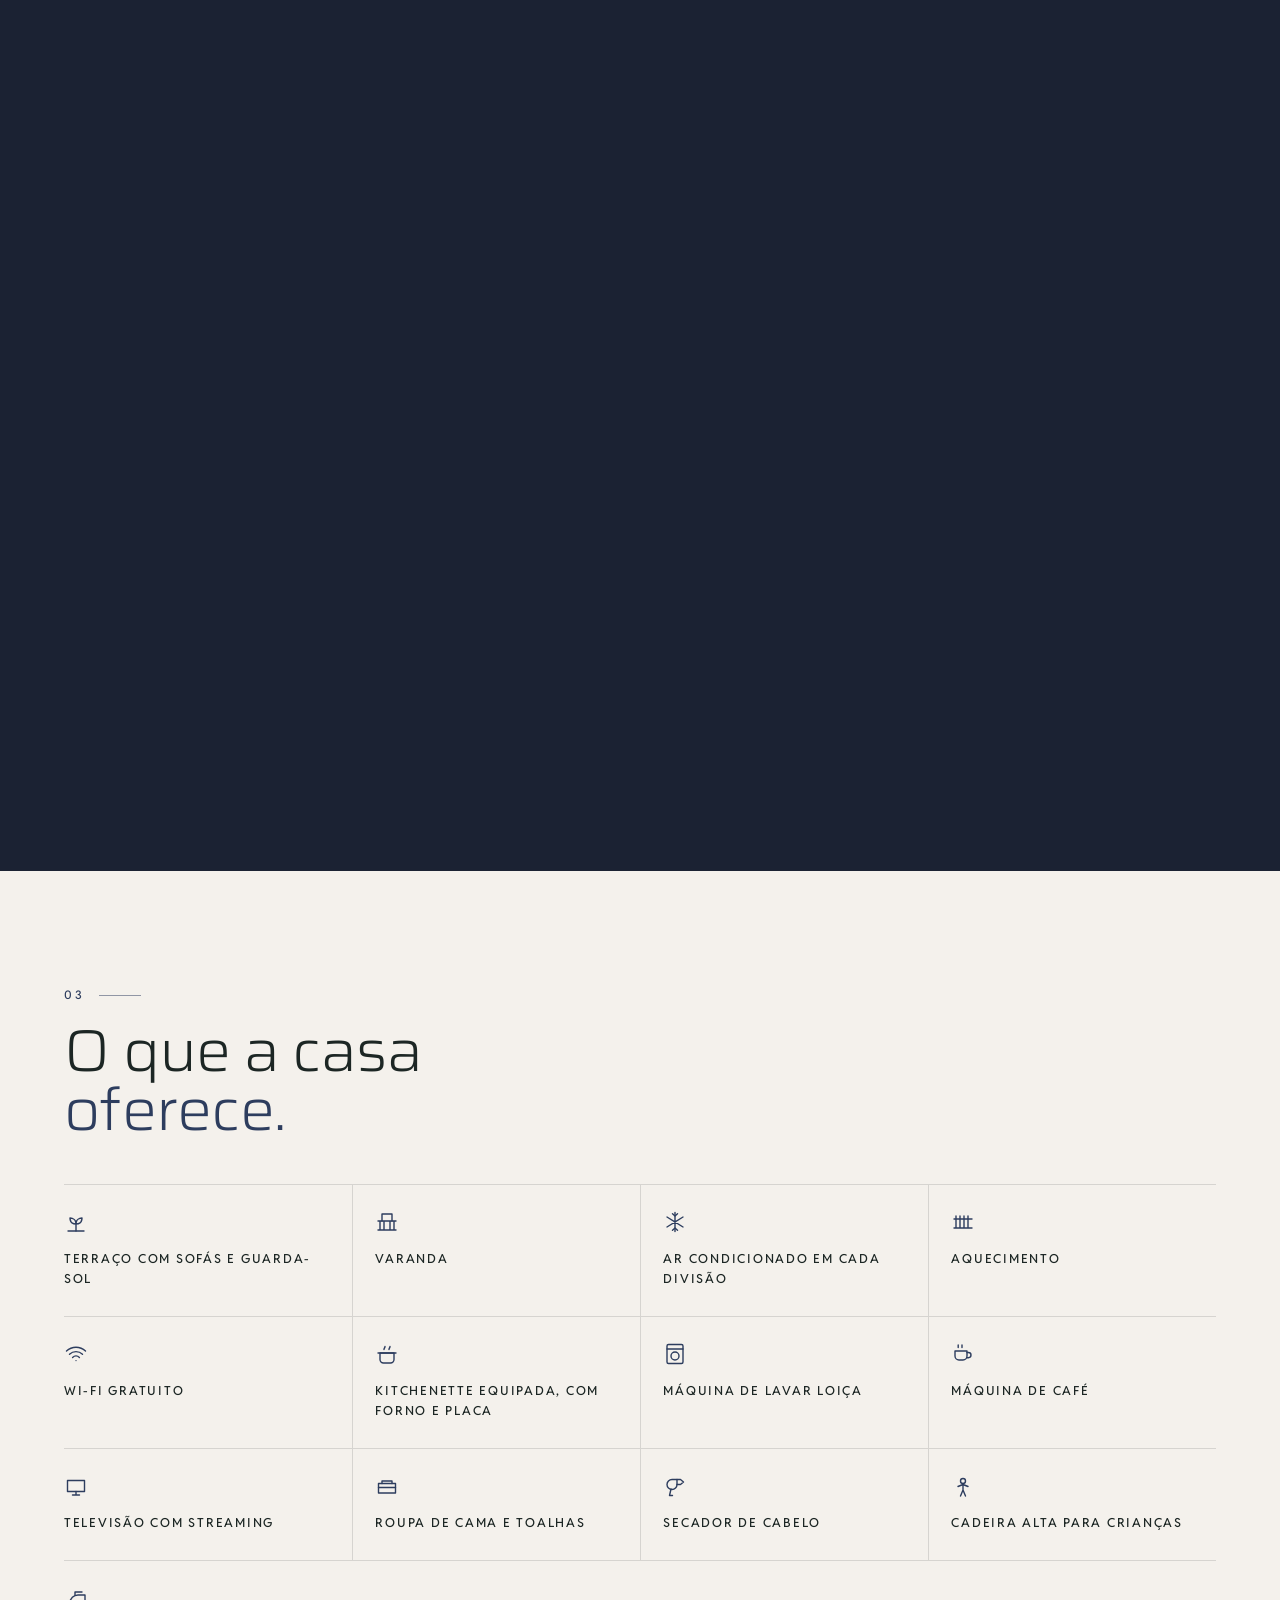
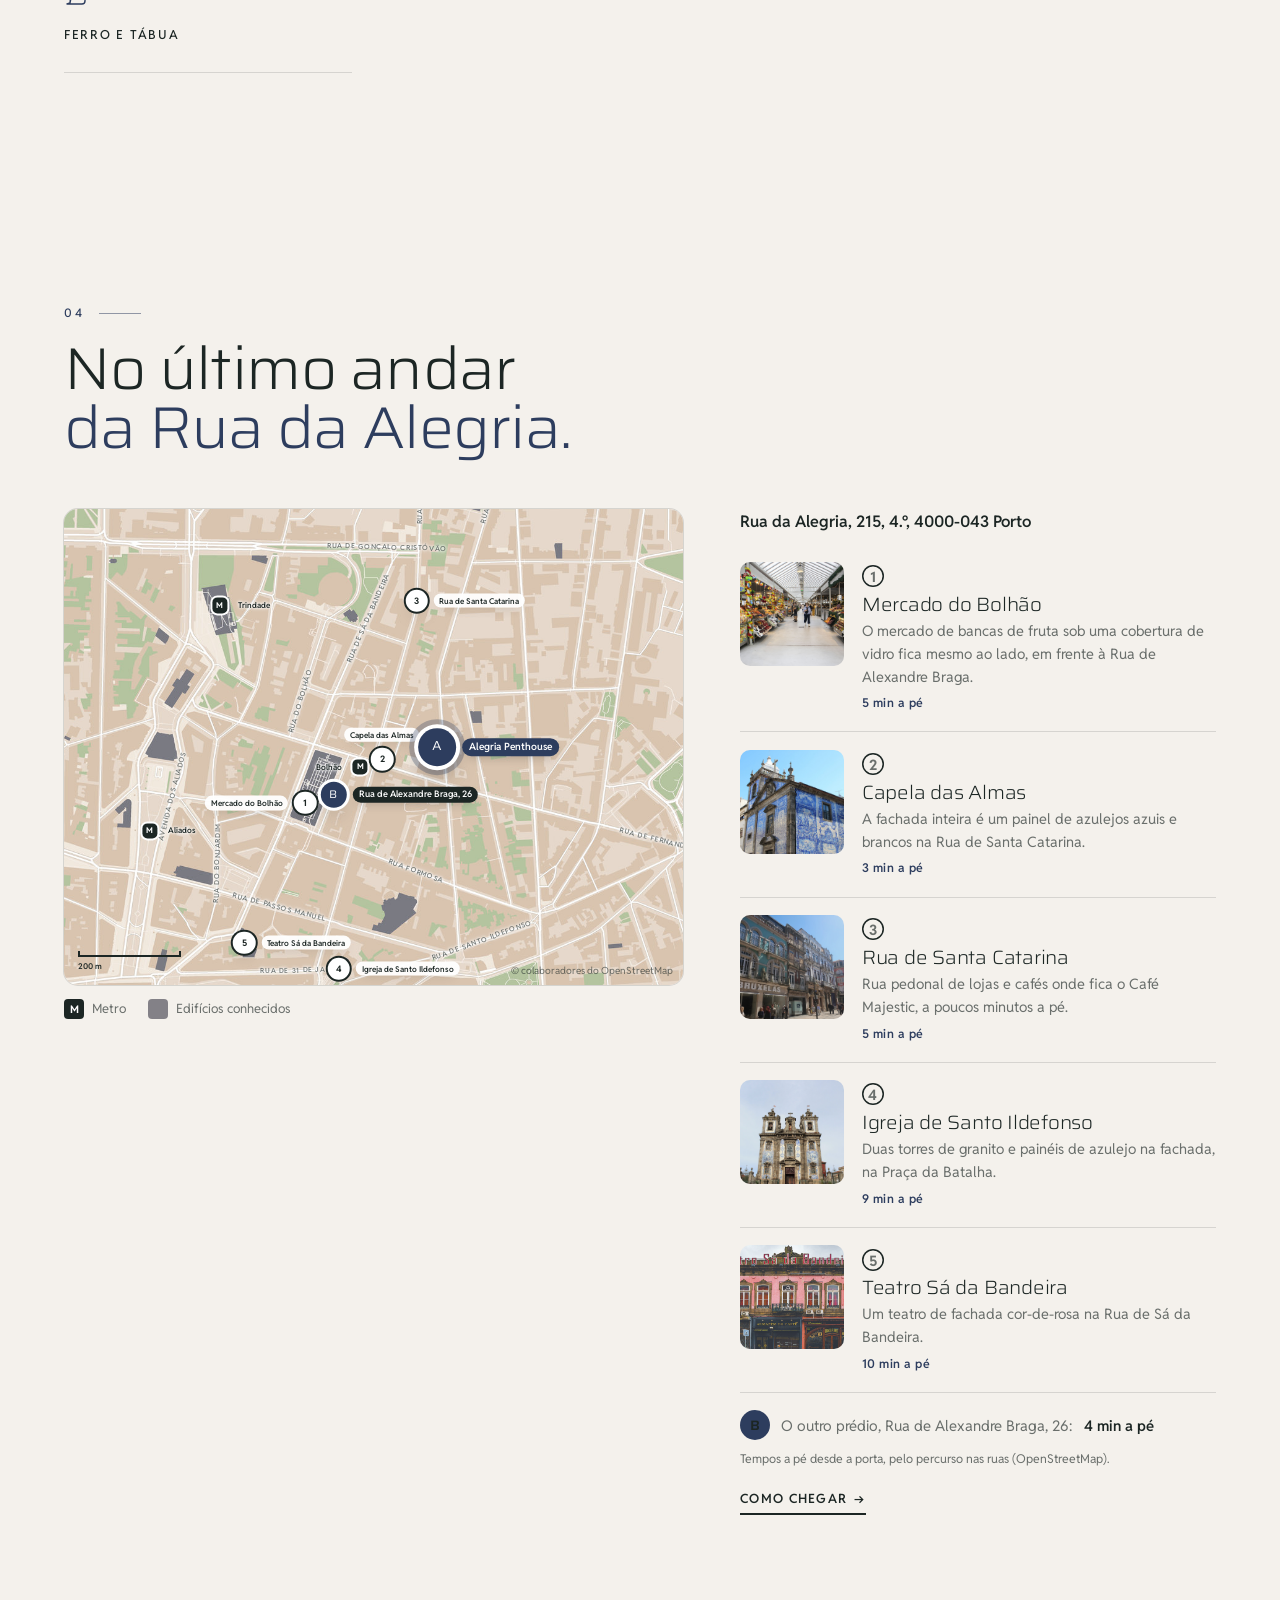
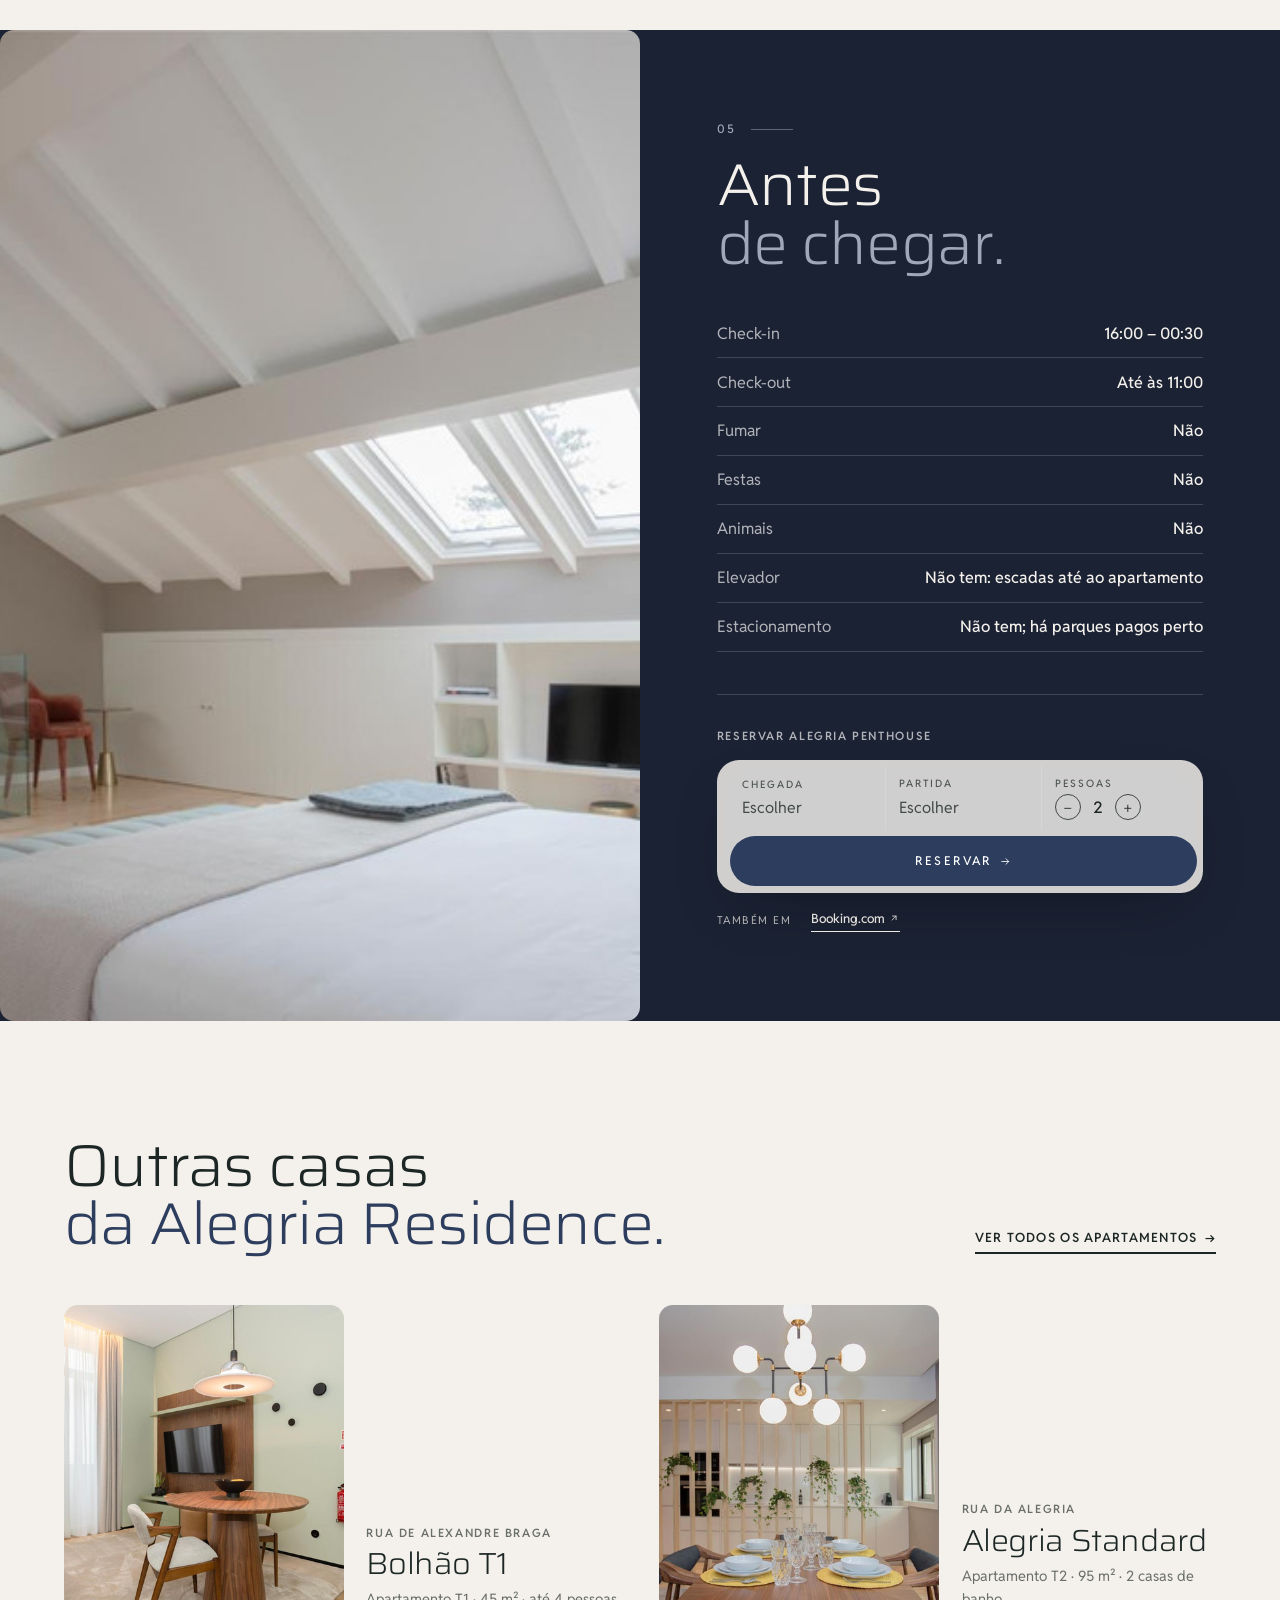
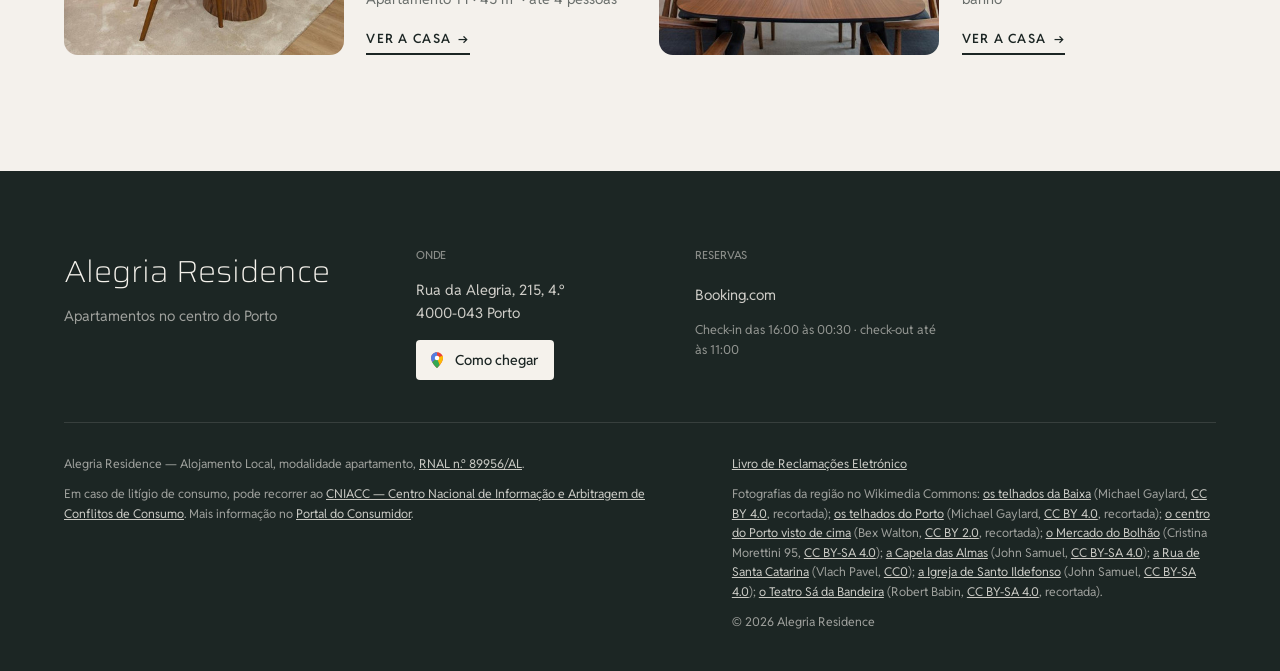
<file: site/alegria-penthouse/index.html>
<!doctype html>
<html lang="pt-PT">
<head>
<meta charset="utf-8">
<meta name="viewport" content="width=device-width, initial-scale=1">
<title>Alegria Penthouse, Porto · Alegria Residence</title>
<meta name="description" content="Penthouse duplex de 125 m² com terraço e varanda no último andar, na Rua da Alegria, no centro do Porto.">
<meta property="og:title" content="Alegria Penthouse, Porto · Alegria Residence">
<meta property="og:description" content="Penthouse duplex de 125 m² com terraço e varanda no último andar, na Rua da Alegria, no centro do Porto.">
<meta property="og:image" content="../assets/img/p-terraco-05-1400.jpg">
<meta name="robots" content="noindex">
<meta name="theme-color" content="#f4f1ec">
<link rel="icon" href="data:image/svg+xml,%3Csvg xmlns='http://www.w3.org/2000/svg' viewBox='0 0 32 32'%3E%3Crect width='32' height='32' rx='6' fill='%231c2624'/%3E%3Ctext x='16' y='22' font-family='Georgia' font-size='17' fill='%23f4f1ec' text-anchor='middle'%3EW%3C/text%3E%3C/svg%3E">
<link rel="preconnect" href="https://fonts.googleapis.com">
<link rel="preconnect" href="https://fonts.gstatic.com" crossorigin>
<link href="https://fonts.googleapis.com/css2?family=Saira:wdth,wght@112,200;112,300;112,400&family=Reddit+Sans:wght@400;500;600&display=swap" rel="stylesheet">
<link rel="stylesheet" href="../assets/base.css">
<link rel="stylesheet" href="../assets/tema.css">
<link rel="stylesheet" href="../assets/agencia.css">
<link rel="stylesheet" href="../assets/agencia-editorial.css">
</head>
<body class="w-premium e-premium e-site" style="--destaque:#2d3d5e;--destaque-2:#212d46;--destaque-claro:#a0a8b7;--escuro:#1b2233;--escuro-2:#262f47">
<a class="saltar" href="#conteudo">Saltar para o conteúdo</a>

<header class="topo topo--centro w-topo" id="topo">
  <nav class="topo__nav" aria-label="Secções">
    <a href="#casa">A casa</a>
    <a href="#comodidades">Comodidades</a>
    <a href="#onde">Localização</a>
  </nav>
  <a class="topo__marca" href="../index.html" aria-label="Alegria Residence, início">Alegria Residence</a>
  <div class="topo__res"><a class="topo__wpp" href="https://wa.me/?text=Ol%C3%A1%21%20Gostava%20de%20saber%20a%20disponibilidade%20para%20o%20Alegria%20Penthouse." target="_blank" rel="noopener" aria-label="Falar por WhatsApp"><svg class="i-wpp" viewBox="0 0 24 24" aria-hidden="true"><path d="M17.47 14.38c-.3-.15-1.76-.87-2.03-.97-.27-.1-.47-.15-.67.15-.2.3-.77.97-.94 1.16-.17.2-.35.22-.64.08-.3-.15-1.26-.46-2.39-1.48-.88-.79-1.48-1.76-1.65-2.06-.17-.3-.02-.46.13-.61.13-.13.3-.35.45-.52.15-.17.2-.3.3-.5.1-.2.05-.37-.03-.52-.07-.15-.67-1.61-.92-2.2-.24-.58-.49-.5-.67-.51h-.57c-.2 0-.52.07-.79.37-.27.3-1.04 1.02-1.04 2.48s1.07 2.88 1.21 3.07c.15.2 2.1 3.2 5.08 4.49.71.31 1.26.49 1.7.63.71.22 1.36.19 1.87.12.57-.09 1.76-.72 2-1.41.25-.7.25-1.29.18-1.41-.08-.13-.27-.2-.57-.35ZM12.05 21.79h-.01a9.87 9.87 0 0 1-5.03-1.38l-.36-.21-3.74.98 1-3.65-.24-.37a9.86 9.86 0 0 1-1.51-5.26c0-5.45 4.44-9.88 9.89-9.88 2.64 0 5.12 1.03 6.99 2.9a9.82 9.82 0 0 1 2.89 6.99c0 5.45-4.44 9.88-9.88 9.88Zm8.41-18.3A11.82 11.82 0 0 0 12.05 0C5.5 0 .16 5.34.16 11.89c0 2.1.55 4.14 1.59 5.95L.06 24l6.3-1.65a11.88 11.88 0 0 0 5.68 1.45h.01c6.55 0 11.89-5.34 11.89-11.9a11.82 11.82 0 0 0-3.48-8.41Z"/></svg></a><a class="botao botao--topo" href="#reservar">Reservar</a></div>
</header>

<main id="conteudo">

<section class="hero w-hero w-hero--premium e-ph" id="inicio" style="--hero-foco:62% 50%;--hero-foco-tm:62% 50%">
  <figure class="hero__foto e-voo"><img src="../assets/img/p-terraco-05-2000.jpg" srcset="../assets/img/p-terraco-05-800.jpg 800w, ../assets/img/p-terraco-05-1400.jpg 1400w, ../assets/img/p-terraco-05-2000.jpg 2000w, ../assets/img/p-terraco-05.jpg 2460w" sizes="max(100vw, calc(100svh * 1.493))" alt="Terraço da cobertura com sofás de exterior e almofadões" width="2460" height="1648" decoding="async"></figure>
  <div class="largura w-hero__ecra e-ph__ecra">
    <p class="w-eti">Rua da Alegria · Porto</p>
    <h1 class="e-ph__nome"><span>Alegria</span> <em>Penthouse</em></h1>
    <p class="e-ph__linha">Duplex T2 · 125 m² · terraço</p>
  </div>
  <div class="largura w-hero__res"><form class="rb rb--barra-claro" id="reservar" data-casas="[{&quot;url&quot;: &quot;https://www.booking.com/hotel/pt/alegria-residence-penthouse.pt-pt.html&quot;, &quot;max&quot;: 6, &quot;nome&quot;: &quot;Alegria Penthouse&quot;}]" data-sel="0">
      <button type="button" class="rb__campo" data-campo="in"><span>Chegada</span><b>Escolher</b></button>
      <button type="button" class="rb__campo" data-campo="out"><span>Partida</span><b>Escolher</b></button>
      <div class="rb__campo rb__pessoas"><span>Pessoas</span><div><button type="button" data-passo="-1" aria-label="Menos uma pessoa">−</button><output>2</output><button type="button" data-passo="1" aria-label="Mais uma pessoa">+</button></div></div>
      <a class="botao botao--seta rb__ir" href="https://www.booking.com/hotel/pt/alegria-residence-penthouse.pt-pt.html" target="_blank" rel="noopener">Reservar</a>
      <div class="rb__cal" hidden></div>
    </form></div>
</section>

<section class="w-ficha w-ficha--premium" aria-label="A casa em números">
  <div class="largura w-ficha__g">
    <ul class="w-ficha__nums"><li><b>125</b><span>m², em dois pisos</span></li><li><b>2</b><span>quartos</span></li><li><b>2</b><span>casas de banho</span></li><li><b>1</b><span>terraço</span></li></ul>
    <ul class="w-ficha__comod"><li><svg viewBox="0 0 24 24" aria-hidden="true"><path d="M12 21v-7M12 14c-4 0-6-2.5-6-6 3 0 6 2 6 6zM12 14c4 0 6-2.5 6-6-3 0-6 2-6 6z"/><path d="M4 21h16"/></svg><span>Terraço com sofás e guarda-sol</span></li><li><svg viewBox="0 0 24 24" aria-hidden="true"><path d="M3 11h18M5 11v9M19 11v9M9 11v9M15 11v9M3 20h18"/><path d="M7 11V4h10v7"/></svg><span>Varanda</span></li><li><svg viewBox="0 0 24 24" aria-hidden="true"><path d="M12 2.5v19M4 7l16 10M20 7L4 17"/><path d="M9.5 3.8L12 6l2.5-2.2M9.5 20.2L12 18l2.5 2.2"/></svg><span>Ar condicionado em cada divisão</span></li><li><svg viewBox="0 0 24 24" aria-hidden="true"><path d="M5 6v12M9 6v12M13 6v12M17 6v12M3 18h18M3 9h18"/></svg><span>Aquecimento</span></li><li><svg viewBox="0 0 24 24" aria-hidden="true"><path d="M2.5 9a14 14 0 0 1 19 0M5.5 12.2a9.5 9.5 0 0 1 13 0M8.6 15.4a5 5 0 0 1 6.8 0"/><path d="M12 18.6h.01"/></svg><span>Wi-Fi gratuito</span></li><li><a href="#comodidades">e mais 8</a></li></ul>
  </div>
</section>

<section class="w-sec w-intro w-intro--premium" aria-labelledby="intro-t">
  <div class="largura w-intro__g">
    <div class="w-intro__t">
      <header class="w-cab "><p class="w-num">01</p><h2 class="w-titulo" id="intro-t">Dois pisos <em>e um terraço.</em></h2></header>
      <div class="w-texto"><p>O maior apartamento da casa: 125 m² no último andar, em duplex, com terraço e varanda.</p><p>A sala, a cozinha com ilha e a mesa de jantar partilham o mesmo espaço. Há dois quartos com cama de casal grande e duas casas de banho; um dos quartos fica no piso de cima, no sótão, por uma escada íngreme. O prédio não tem elevador: são quatro andares a pé.</p></div>
      <figure class="w-cit"><blockquote>the large terrace with comfy furniture was great for relaxing in the sunshine</blockquote><figcaption>Linda, no Booking</figcaption></figure>
    </div>
    <div class="w-intro__par">
        <figure class="w-intro__f1" style="--ar:0.6667"><button type="button" data-visor="c" data-indice="22" aria-label="Ver em grande"><img src="../assets/img/p-escada-01-1400.jpg" srcset="../assets/img/p-escada-01-800.jpg 800w, ../assets/img/p-escada-01-1400.jpg 1400w, ../assets/img/p-escada-01.jpg 2000w" sizes="(max-width: 760px) 60vw, 24vw" alt="Escada interior em madeira em leque" width="2000" height="3000" loading="lazy" decoding="async"></button><figcaption>A escada</figcaption></figure>
        <figure class="w-intro__f2" style="--ar:0.6553"><button type="button" data-visor="c" data-indice="23" aria-label="Ver em grande"><img src="../assets/img/p-sala-03-1400.jpg" srcset="../assets/img/p-sala-03-800.jpg 800w, ../assets/img/p-sala-03-1400.jpg 1400w, ../assets/img/p-sala-03.jpg 1966w" sizes="(max-width: 760px) 60vw, 22vw" alt="Sala com sofá e cadeirões" width="1966" height="3000" loading="lazy" decoding="async"></button><figcaption>A sala</figcaption></figure>
      </div>
  </div>
</section>

<section class="e-pt" id="casa" data-portas aria-labelledby="casa-t" style="--n:8">
  <div class="e-pt__palco">
    <div class="e-pt__moldura"><figure class="e-pt__foto" data-i="0"><button type="button" data-visor="c-terraco" data-indice="0" aria-label="Ver as fotografias: Terraço"><img src="../assets/img/p-terraco-01-1400.jpg" srcset="../assets/img/p-terraco-01-800.jpg 800w, ../assets/img/p-terraco-01-1400.jpg 1400w, ../assets/img/p-terraco-01-2000.jpg 2000w, ../assets/img/p-terraco-01.jpg 2460w" sizes="(max-width: 900px) 92vw, 64vw" alt="Terraço da cobertura com sofás de exterior e almofadões" width="2460" height="1651" decoding="async"></button></figure><figure class="e-pt__foto" data-i="1"><button type="button" data-visor="c-sala" data-indice="0" aria-label="Ver as fotografias: Sala"><img src="../assets/img/p-sala-01-1400.jpg" srcset="../assets/img/p-sala-01-800.jpg 800w, ../assets/img/p-sala-01-1400.jpg 1400w, ../assets/img/p-sala-01-2000.jpg 2000w, ../assets/img/p-sala-01.jpg 2460w" sizes="(max-width: 900px) 92vw, 64vw" alt="Sala com sofá e cadeirões" width="2460" height="1663" decoding="async"></button></figure><figure class="e-pt__foto" data-i="2"><button type="button" data-visor="c-jantar" data-indice="1" aria-label="Ver as fotografias: Jantar"><img src="../assets/img/p-sala-jantar-02-1400.jpg" srcset="../assets/img/p-sala-jantar-02-800.jpg 800w, ../assets/img/p-sala-jantar-02-1400.jpg 1400w, ../assets/img/p-sala-jantar-02-2000.jpg 2000w, ../assets/img/p-sala-jantar-02.jpg 2460w" sizes="(max-width: 900px) 92vw, 64vw" alt="Mesa de jantar posta junto à cozinha" width="2460" height="1643" loading="lazy" decoding="async"></button></figure><figure class="e-pt__foto" data-i="3"><button type="button" data-visor="c-cozinha" data-indice="0" aria-label="Ver as fotografias: Cozinha"><img src="../assets/img/p-cozinha-01-1400.jpg" srcset="../assets/img/p-cozinha-01-800.jpg 800w, ../assets/img/p-cozinha-01-1400.jpg 1400w, ../assets/img/p-cozinha-01-2000.jpg 2000w, ../assets/img/p-cozinha-01.jpg 3000w" sizes="(max-width: 900px) 92vw, 64vw" alt="Cozinha branca com ilha e candeeiros pendentes" width="3000" height="2004" loading="lazy" decoding="async"></button></figure><figure class="e-pt__foto" data-i="4"><button type="button" data-visor="c-escada" data-indice="0" aria-label="Ver as fotografias: Escada interior"><img src="../assets/img/p-escada-02-1400.jpg" srcset="../assets/img/p-escada-02-800.jpg 800w, ../assets/img/p-escada-02-1400.jpg 1400w, ../assets/img/p-escada-02-2000.jpg 2000w, ../assets/img/p-escada-02.jpg 2460w" sizes="(max-width: 900px) 92vw, 64vw" alt="Escada interior em madeira em leque" width="2460" height="1640" loading="lazy" decoding="async"></button></figure><figure class="e-pt__foto" data-i="5"><button type="button" data-visor="c-quartos" data-indice="1" aria-label="Ver as fotografias: Quartos"><img src="../assets/img/p-quarto-02-1400.jpg" srcset="../assets/img/p-quarto-02-800.jpg 800w, ../assets/img/p-quarto-02-1400.jpg 1400w, ../assets/img/p-quarto-02-2000.jpg 2000w, ../assets/img/p-quarto-02.jpg 2460w" sizes="(max-width: 900px) 92vw, 64vw" alt="Quarto com cama de casal" width="2460" height="1660" loading="lazy" decoding="async"></button></figure><figure class="e-pt__foto" data-i="6"><button type="button" data-visor="c-quartos" data-indice="3" aria-label="Ver as fotografias: Quartos"><img src="../assets/img/p-quarto-sotao-01-1400.jpg" srcset="../assets/img/p-quarto-sotao-01-800.jpg 800w, ../assets/img/p-quarto-sotao-01-1400.jpg 1400w, ../assets/img/p-quarto-sotao-01-2000.jpg 2000w, ../assets/img/p-quarto-sotao-01.jpg 2460w" sizes="(max-width: 900px) 92vw, 64vw" alt="Quarto do sótão com clarabóias" width="2460" height="1640" loading="lazy" decoding="async"></button></figure><figure class="e-pt__foto" data-i="7"><button type="button" data-visor="c-banho" data-indice="0" aria-label="Ver as fotografias: Casas de banho"><img src="../assets/img/p-banho-03-1400.jpg" srcset="../assets/img/p-banho-03-800.jpg 800w, ../assets/img/p-banho-03-1400.jpg 1400w, ../assets/img/p-banho-03-2000.jpg 2000w, ../assets/img/p-banho-03.jpg 2460w" sizes="(max-width: 900px) 92vw, 64vw" alt="Casa de banho em mármore branco com duche de vidro" width="2460" height="1643" loading="lazy" decoding="async"></button></figure></div>
    <div class="e-pt__lado">
      <p class="w-num">02</p>
      <h2 class="w-titulo" id="casa-t">Do terraço<em>ao sótão.</em></h2>
      <div class="e-pt__legs" aria-live="polite"><div class="e-pt__leg on"><b>O terraço</b><span>Sofás e guarda-sol ao ar livre, no último andar.</span></div><div class="e-pt__leg"><b>A sala</b><span>A sala abre para a cozinha e para a mesa de jantar.</span></div><div class="e-pt__leg"><b>A mesa</b><span>Para as refeições todos juntos, ao lado da cozinha.</span></div><div class="e-pt__leg"><b>A cozinha</b><span>Equipada, com ilha, forno, placa e máquina de lavar loiça.</span></div><div class="e-pt__leg"><b>A escada</b><span>Uma escada íngreme sobe ao piso de cima, no sótão.</span></div><div class="e-pt__leg"><b>O primeiro quarto</b><span>Cama de casal grande, no piso de baixo.</span></div><div class="e-pt__leg"><b>O quarto do sótão</b><span>O segundo quarto, também com cama de casal grande, debaixo do telhado.</span></div><div class="e-pt__leg"><b>As casas de banho</b><span>Duas casas de banho, para dois quartos.</span></div></div>
      <div class="e-pt__pe">
        <p class="e-pt__conta"><span data-conta>01</span><i></i><span>08</span></p>
        <button type="button" class="e-pt__todas" data-album="c">Ver as 22 fotografias <span class="w-seta" aria-hidden="true">→</span></button>
      </div>
    </div>
  </div>
</section>

<section class="w-sec w-comodidades" id="comodidades" aria-labelledby="comod-t">
  <div class="largura"><header class="w-cab "><p class="w-num">03</p><h2 class="w-titulo" id="comod-t">O que a casa <em>oferece.</em></h2></header><ul class="w-comod w-comod--grelha"><li><svg viewBox="0 0 24 24" aria-hidden="true"><path d="M12 21v-7M12 14c-4 0-6-2.5-6-6 3 0 6 2 6 6zM12 14c4 0 6-2.5 6-6-3 0-6 2-6 6z"/><path d="M4 21h16"/></svg><span>Terraço com sofás e guarda-sol</span></li><li><svg viewBox="0 0 24 24" aria-hidden="true"><path d="M3 11h18M5 11v9M19 11v9M9 11v9M15 11v9M3 20h18"/><path d="M7 11V4h10v7"/></svg><span>Varanda</span></li><li><svg viewBox="0 0 24 24" aria-hidden="true"><path d="M12 2.5v19M4 7l16 10M20 7L4 17"/><path d="M9.5 3.8L12 6l2.5-2.2M9.5 20.2L12 18l2.5 2.2"/></svg><span>Ar condicionado em cada divisão</span></li><li><svg viewBox="0 0 24 24" aria-hidden="true"><path d="M5 6v12M9 6v12M13 6v12M17 6v12M3 18h18M3 9h18"/></svg><span>Aquecimento</span></li><li><svg viewBox="0 0 24 24" aria-hidden="true"><path d="M2.5 9a14 14 0 0 1 19 0M5.5 12.2a9.5 9.5 0 0 1 13 0M8.6 15.4a5 5 0 0 1 6.8 0"/><path d="M12 18.6h.01"/></svg><span>Wi-Fi gratuito</span></li><li><svg viewBox="0 0 24 24" aria-hidden="true"><path d="M5 11h14v6.5A3.5 3.5 0 0 1 15.5 21h-7A3.5 3.5 0 0 1 5 17.5z"/><path d="M3 11h18M9 7.5c0-1.5 1-1.5 1-3M14 7.5c0-1.5 1-1.5 1-3"/></svg><span>Kitchenette equipada, com forno e placa</span></li><li><svg viewBox="0 0 24 24" aria-hidden="true"><rect x="4" y="2.5" width="16" height="19" rx="1.5"/><path d="M4 7h16"/><circle cx="12" cy="14" r="4"/></svg><span>Máquina de lavar loiça</span></li><li><svg viewBox="0 0 24 24" aria-hidden="true"><path d="M4 9h12v5a4 4 0 0 1-4 4H8a4 4 0 0 1-4-4V9Z"/><path d="M16 10.5h1.4a2.6 2.6 0 0 1 0 5.2H16"/><path d="M7.2 3v2.6M11 3v2.6"/></svg><span>Máquina de café</span></li><li><svg viewBox="0 0 24 24" aria-hidden="true"><path d="M3.5 5.5h17v11h-17z"/><path d="M8.5 20h7M12 16.5V20"/></svg><span>Televisão com streaming</span></li><li><svg viewBox="0 0 24 24" aria-hidden="true"><path d="M3.5 8.5h17v9.5h-17z"/><path d="M3.5 12.5h17M7 8.5V6h10v2.5"/></svg><span>Roupa de cama e toalhas</span></li><li><svg viewBox="0 0 24 24" aria-hidden="true"><path d="M14 9.5a5 5 0 1 1-5-5h5z"/><path d="M14 4.5h3.5l3 2.5-3 2.5H14M8 14l-1.5 6.5h3"/></svg><span>Secador de cabelo</span></li><li><svg viewBox="0 0 24 24" aria-hidden="true"><circle cx="12" cy="6" r="2.5"/><path d="M7 11.5l5-2 5 2M12 9.5v5.5M9.5 21l2.5-6 2.5 6"/></svg><span>Cadeira alta para crianças</span></li><li><svg viewBox="0 0 24 24" aria-hidden="true"><path d="M3 17h15a3 3 0 0 0 3-3V8h-7a8 8 0 0 0-8 8z"/><path d="M11 8V5h7"/></svg><span>Ferro e tábua</span></li></ul></div>
</section>

<section class="w-sec e-bairro e-onde" id="onde" aria-labelledby="onde-t">
  <div class="largura">
    <header class="w-cab "><p class="w-num">04</p><h2 class="w-titulo" id="onde-t">No último andar <em>da Rua da Alegria.</em></h2></header>
    <div class="e-bairro__g">
      <div class="e-mapa__col">
        <figure class="e-mapa" style="--ar:1.3004">
          <img src="../assets/img/mapa-c.jpg" srcset="../assets/img/mapa-c-800.jpg 1000w, ../assets/img/mapa-c.jpg 2000w" sizes="(max-width: 900px) 100vw, 55vw" alt="Mapa à volta de Alegria Penthouse, em Rua da Alegria, 215, 4.º, com as ruas, as estações e os lugares perto" width="2000" height="1538" loading="lazy">
          <span class="e-rua" style="left:57.71%;top:-7.27%;--a:-88.2deg">Rua de Santa Catarina</span><span class="e-rua" style="left:49.08%;top:22.84%;--a:-66.3deg">Rua de Sá da Bandeira</span><span class="e-rua" style="left:34.68%;top:83.73%;--a:14.5deg">Rua de Passos Manuel</span><span class="e-rua" style="left:56.95%;top:76.13%;--a:20.6deg">Rua Formosa</span><span class="e-rua" style="left:69.26%;top:-3.64%;--a:-73.4deg">Rua da Alegria</span><span class="e-rua" style="left:17.48%;top:60.4%;--a:-75.5deg">Avenida dos Aliados</span><span class="e-rua" style="left:67.58%;top:90.68%;--a:-19.8deg">Rua de Santo Ildefonso</span><span class="e-rua" style="left:24.8%;top:74.46%;--a:-88.6deg">Rua do Bonjardim</span><span class="e-rua" style="left:52.21%;top:7.93%;--a:1.7deg">Rua de Gonçalo Cristóvão</span><span class="e-rua" style="left:38.95%;top:97.0%;--a:-1.3deg">Rua de 31 de Janeiro</span><span class="e-rua" style="left:38.15%;top:40.43%;--a:-72.8deg">Rua do Bolhão</span><span class="e-rua" style="left:98.32%;top:70.14%;--a:14.3deg">Rua de Fernandes Tomás</span><span class="e-pin e-pin--est e-pin--metro e-pin--d" style="left:25.18%;top:20.25%"><b>M</b><span class="e-pin__n">Trindade</span></span><span class="e-pin e-pin--est e-pin--metro e-pin--e" style="left:47.87%;top:54.21%"><b>M</b><span class="e-pin__n">Bolhão</span></span><span class="e-pin e-pin--est e-pin--metro e-pin--d" style="left:13.85%;top:67.60%"><b>M</b><span class="e-pin__n">Aliados</span></span><span class="e-pin e-pin--lugar e-pin--e" style="left:39.02%;top:61.78%" data-b="bolhao"><b>1</b><span class="e-pin__n">Mercado do Bolhão</span></span><span class="e-pin e-pin--lugar e-pin--c" style="left:51.41%;top:52.62%" data-b="capela"><b>2</b><span class="e-pin__n">Capela das Almas</span></span><span class="e-pin e-pin--lugar e-pin--d" style="left:56.99%;top:19.25%" data-b="catarina"><b>3</b><span class="e-pin__n">Rua de Santa Catarina</span></span><span class="e-pin e-pin--lugar e-pin--d" style="left:44.45%;top:96.63%" data-b="ildefonso"><b>4</b><span class="e-pin__n">Igreja de Santo Ildefonso</span></span><span class="e-pin e-pin--lugar e-pin--d" style="left:29.16%;top:91.15%" data-b="teatro"><b>5</b><span class="e-pin__n">Teatro Sá da Bandeira</span></span><span class="e-pin e-pin--predio e-pin--casa e-pin--d" style="left:60.34%;top:50.02%"><b>A</b><span class="e-pin__n">Alegria Penthouse</span></span><span class="e-pin e-pin--predio e-pin--d" style="left:43.57%;top:60.03%"><b>B</b><span class="e-pin__n">Rua de Alexandre Braga, 26</span></span>
          <span class="e-escala" style="--l:16.67"><i></i>200 m</span>
          <figcaption>© colaboradores do OpenStreetMap</figcaption>
        </figure>
        <ul class="e-legenda"><li><b class="e-lg e-lg--metro">M</b>Metro</li><li><b class="e-lg e-lg--edif"></b>Edifícios conhecidos</li></ul>
      </div>
      <div class="e-bairro__t"><p class="w-morada">Rua da Alegria, 215, 4.º, 4000-043 Porto</p>
        <ol class="e-bl"><li data-b="bolhao">
          <figure style="--ar:1.3319"><button type="button" data-visor="bairro" data-indice="0" aria-label="Ver em grande: Interior do Mercado do Bolhão, com bancas de fruta e a cobertura de vidro"><img src="../assets/img/zona-bolhao-1400.jpg" srcset="../assets/img/zona-bolhao-800.jpg 800w, ../assets/img/zona-bolhao-1400.jpg 1400w, ../assets/img/zona-bolhao-2000.jpg 2000w, ../assets/img/zona-bolhao.jpg 2400w" sizes="(max-width: 760px) 30vw, 12vw" alt="Interior do Mercado do Bolhão, com bancas de fruta e a cobertura de vidro" width="2400" height="1802" loading="lazy" decoding="async"></button></figure>
          <div><p class="e-bl__n">1</p><h3>Mercado do Bolhão</h3><p>O mercado de bancas de fruta sob uma cobertura de vidro fica mesmo ao lado, em frente à Rua de Alexandre Braga.</p><small>5 min a pé</small></div>
        </li><li data-b="capela">
          <figure style="--ar:1.5000"><button type="button" data-visor="bairro" data-indice="1" aria-label="Ver em grande: Fachada da Capela das Almas coberta de azulejos azuis e brancos"><img src="../assets/img/zona-capela-1400.jpg" srcset="../assets/img/zona-capela-800.jpg 800w, ../assets/img/zona-capela-1400.jpg 1400w, ../assets/img/zona-capela-2000.jpg 2000w, ../assets/img/zona-capela.jpg 2400w" sizes="(max-width: 760px) 30vw, 12vw" alt="Fachada da Capela das Almas coberta de azulejos azuis e brancos" width="2400" height="1600" loading="lazy" decoding="async"></button></figure>
          <div><p class="e-bl__n">2</p><h3>Capela das Almas</h3><p>A fachada inteira é um painel de azulejos azuis e brancos na Rua de Santa Catarina.</p><small>3 min a pé</small></div>
        </li><li data-b="catarina">
          <figure style="--ar:1.5000"><button type="button" data-visor="bairro" data-indice="2" aria-label="Ver em grande: Rua de Santa Catarina com gente a passear e prédios com varandas"><img src="../assets/img/zona-catarina-1400.jpg" srcset="../assets/img/zona-catarina-800.jpg 800w, ../assets/img/zona-catarina-1400.jpg 1400w, ../assets/img/zona-catarina-2000.jpg 2000w, ../assets/img/zona-catarina.jpg 2400w" sizes="(max-width: 760px) 30vw, 12vw" alt="Rua de Santa Catarina com gente a passear e prédios com varandas" width="2400" height="1600" loading="lazy" decoding="async"></button></figure>
          <div><p class="e-bl__n">3</p><h3>Rua de Santa Catarina</h3><p>Rua pedonal de lojas e cafés onde fica o Café Majestic, a poucos minutos a pé.</p><small>5 min a pé</small></div>
        </li><li data-b="ildefonso">
          <figure style="--ar:1.5000"><button type="button" data-visor="bairro" data-indice="3" aria-label="Ver em grande: Igreja de Santo Ildefonso, de duas torres, com painéis de azulejo na fachada"><img src="../assets/img/zona-ildefonso-1400.jpg" srcset="../assets/img/zona-ildefonso-800.jpg 800w, ../assets/img/zona-ildefonso-1400.jpg 1400w, ../assets/img/zona-ildefonso-2000.jpg 2000w, ../assets/img/zona-ildefonso.jpg 2400w" sizes="(max-width: 760px) 30vw, 12vw" alt="Igreja de Santo Ildefonso, de duas torres, com painéis de azulejo na fachada" width="2400" height="1600" loading="lazy" decoding="async"></button></figure>
          <div><p class="e-bl__n">4</p><h3>Igreja de Santo Ildefonso</h3><p>Duas torres de granito e painéis de azulejo na fachada, na Praça da Batalha.</p><small>9 min a pé</small></div>
        </li><li data-b="teatro">
          <figure style="--ar:2.2222"><button type="button" data-visor="bairro" data-indice="4" aria-label="Ver em grande: Fachada cor-de-rosa do Teatro Sá da Bandeira com o nome em letras no topo"><img src="../assets/img/zona-teatro-1400.jpg" srcset="../assets/img/zona-teatro-800.jpg 800w, ../assets/img/zona-teatro-1400.jpg 1400w, ../assets/img/zona-teatro-2000.jpg 2000w, ../assets/img/zona-teatro.jpg 2400w" sizes="(max-width: 760px) 30vw, 12vw" alt="Fachada cor-de-rosa do Teatro Sá da Bandeira com o nome em letras no topo" width="2400" height="1080" loading="lazy" decoding="async"></button></figure>
          <div><p class="e-bl__n">5</p><h3>Teatro Sá da Bandeira</h3><p>Um teatro de fachada cor-de-rosa na Rua de Sá da Bandeira.</p><small>10 min a pé</small></div>
        </li></ol>
        <p class="e-entre"><b class="e-letra">B</b> O outro prédio, Rua de Alexandre Braga, 26: <b>4 min a pé</b></p>
        <p class="w-nota">Tempos a pé desde a porta, pelo percurso nas ruas (OpenStreetMap).</p>
        <a class="w-link" href="https://www.google.com/maps/dir/?api=1&destination=41.15005,-8.60432" target="_blank" rel="noopener">Como chegar <span class="w-seta" aria-hidden="true">→</span></a></div>
    </div>
  </div>
</section>

<section class="w-hp e-hp" id="regras" aria-labelledby="hor-t">
  <figure class="w-hp__f"><img src="../assets/img/p-quarto-sotao-02-1400.jpg" srcset="../assets/img/p-quarto-sotao-02-800.jpg 800w, ../assets/img/p-quarto-sotao-02-1400.jpg 1400w, ../assets/img/p-quarto-sotao-02-2000.jpg 2000w, ../assets/img/p-quarto-sotao-02.jpg 2460w" sizes="(max-width: 900px) 100vw, 50vw" alt="Quarto do sótão com clarabóias" width="2460" height="1643" loading="lazy" decoding="async"></figure>
  <div class="w-hp__t"><header class="w-cab "><p class="w-num">05</p><h2 class="w-titulo" id="hor-t">Antes <em>de chegar.</em></h2></header><dl class="w-hor w-hor--claro"><div><dt>Check-in</dt><dd>16:00 – 00:30</dd></div><div><dt>Check-out</dt><dd>Até às 11:00</dd></div><div><dt>Fumar</dt><dd>Não</dd></div><div><dt>Festas</dt><dd>Não</dd></div><div><dt>Animais</dt><dd>Não</dd></div><div><dt>Elevador</dt><dd>Não tem: escadas até ao apartamento</dd></div><div><dt>Estacionamento</dt><dd>Não tem; há parques pagos perto</dd></div></dl>
    <div class="w-hp__res"><p class="w-eti">Reservar Alegria Penthouse</p><form class="rb rb--barra-claro" data-casas="[{&quot;url&quot;: &quot;https://www.booking.com/hotel/pt/alegria-residence-penthouse.pt-pt.html&quot;, &quot;max&quot;: 6, &quot;nome&quot;: &quot;Alegria Penthouse&quot;}]" data-sel="0">
      <button type="button" class="rb__campo" data-campo="in"><span>Chegada</span><b>Escolher</b></button>
      <button type="button" class="rb__campo" data-campo="out"><span>Partida</span><b>Escolher</b></button>
      <div class="rb__campo rb__pessoas"><span>Pessoas</span><div><button type="button" data-passo="-1" aria-label="Menos uma pessoa">−</button><output>2</output><button type="button" data-passo="1" aria-label="Mais uma pessoa">+</button></div></div>
      <a class="botao botao--seta rb__ir" href="https://www.booking.com/hotel/pt/alegria-residence-penthouse.pt-pt.html" target="_blank" rel="noopener">Reservar</a>
      <div class="rb__cal" hidden></div>
    </form><p class="w-atalhos"><span>Também em</span><a href="https://www.booking.com/hotel/pt/alegria-residence-penthouse.pt-pt.html" target="_blank" rel="noopener">Booking.com <svg class="w-fora" viewBox="0 0 24 24" aria-hidden="true"><path d="M8 16 16 8M9 8h7v7"/></svg></a></p></div>
  </div>
</section>



<section class="w-sec e-outras" aria-labelledby="outras-t">
  <div class="largura">
    <div class="w-outras__cab"><header class="w-cab "><h2 class="w-titulo" id="outras-t">Outras casas <em>da Alegria Residence.</em></h2></header><a class="w-link" href="../apartamentos/index.html">Ver todos os apartamentos <span class="w-seta" aria-hidden="true">→</span></a></div>
    <div class="e-outras__g"><a class="e-out" href="../bolhao-t1/index.html">
        <figure style="--ar:1.4987"><img src="../assets/img/b-capa-1400.jpg" srcset="../assets/img/b-capa-800.jpg 800w, ../assets/img/b-capa-1400.jpg 1400w, ../assets/img/b-capa-2000.jpg 2000w, ../assets/img/b-capa.jpg 2879w" sizes="(max-width: 760px) 92vw, 40vw" alt="Sala do apartamento com sofá cor de laranja, mesa redonda em nogueira e painel de TV em madeira" width="2879" height="1921" loading="lazy" decoding="async"></figure>
        <div><p class="w-eti">Rua de Alexandre Braga</p><h3>Bolhão T1</h3><p>Apartamento T1 · 45 m² · até 4 pessoas</p><span class="w-link">Ver a casa <span class="w-seta" aria-hidden="true">→</span></span></div>
      </a><a class="e-out" href="../alegria-standard/index.html">
        <figure style="--ar:1.5046"><img src="../assets/img/s-sala-jantar-02-1400.jpg" srcset="../assets/img/s-sala-jantar-02-800.jpg 800w, ../assets/img/s-sala-jantar-02-1400.jpg 1400w, ../assets/img/s-sala-jantar-02-2000.jpg 2000w, ../assets/img/s-sala-jantar-02.jpg 2460w" sizes="(max-width: 760px) 92vw, 40vw" alt="Mesa de jantar posta junto à cozinha" width="2460" height="1635" loading="lazy" decoding="async"></figure>
        <div><p class="w-eti">Rua da Alegria</p><h3>Alegria Standard</h3><p>Apartamento T2 · 95 m² · 2 casas de banho</p><span class="w-link">Ver a casa <span class="w-seta" aria-hidden="true">→</span></span></div>
      </a></div>
  </div>
</section>

<div class="alb" id="alb-c" role="dialog" aria-modal="true" aria-label="Todas as fotografias de Alegria Penthouse" hidden>
  <div class="alb__cab"><p class="alb__nome">Alegria Penthouse <small>22 fotografias</small></p><nav class="alb__ind" aria-label="Divisões"><a href="#alb-c-terraco">Terraço</a><a href="#alb-c-sala">Sala</a><a href="#alb-c-jantar">Jantar</a><a href="#alb-c-cozinha">Cozinha</a><a href="#alb-c-escada">Escada interior</a><a href="#alb-c-quartos">Quartos</a><a href="#alb-c-banho">Casas de banho</a></nav><button type="button" class="alb__x" aria-label="Fechar"><svg viewBox="0 0 24 24"><path d="M5 5l14 14M19 5L5 19"/></svg></button></div>
  <div class="alb__corpo"><section class="alb__div" id="alb-c-terraco"><h3>Terraço <small>5</small></h3><div class="alb__fotos"><button type="button" style="--ar:1.4900" data-visor="c-terraco" data-indice="0" aria-label="Ver em grande: Terraço da cobertura com sofás de exterior e almofadões"><img src="../assets/img/p-terraco-01-1400.jpg" srcset="../assets/img/p-terraco-01-800.jpg 800w, ../assets/img/p-terraco-01-1400.jpg 1400w, ../assets/img/p-terraco-01-2000.jpg 2000w, ../assets/img/p-terraco-01.jpg 2460w" sizes="(max-width: 760px) 92vw, 40vw" alt="Terraço da cobertura com sofás de exterior e almofadões" width="2460" height="1651" loading="lazy" decoding="async"></button><button type="button" style="--ar:1.4864" data-visor="c-terraco" data-indice="1" aria-label="Ver em grande: Terraço da cobertura com sofás de exterior e almofadões"><img src="../assets/img/p-terraco-02-1400.jpg" srcset="../assets/img/p-terraco-02-800.jpg 800w, ../assets/img/p-terraco-02-1400.jpg 1400w, ../assets/img/p-terraco-02-2000.jpg 2000w, ../assets/img/p-terraco-02.jpg 2460w" sizes="(max-width: 760px) 92vw, 40vw" alt="Terraço da cobertura com sofás de exterior e almofadões" width="2460" height="1655" loading="lazy" decoding="async"></button><button type="button" style="--ar:1.5000" data-visor="c-terraco" data-indice="2" aria-label="Ver em grande: Terraço da cobertura com sofás de exterior e almofadões"><img src="../assets/img/p-terraco-04-1400.jpg" srcset="../assets/img/p-terraco-04-800.jpg 800w, ../assets/img/p-terraco-04-1400.jpg 1400w, ../assets/img/p-terraco-04-2000.jpg 2000w, ../assets/img/p-terraco-04.jpg 2460w" sizes="(max-width: 760px) 92vw, 40vw" alt="Terraço da cobertura com sofás de exterior e almofadões" width="2460" height="1640" loading="lazy" decoding="async"></button><button type="button" style="--ar:1.4748" data-visor="c-terraco" data-indice="3" aria-label="Ver em grande: Terraço da cobertura com sofás de exterior e almofadões"><img src="../assets/img/p-terraco-06-1400.jpg" srcset="../assets/img/p-terraco-06-800.jpg 800w, ../assets/img/p-terraco-06-1400.jpg 1400w, ../assets/img/p-terraco-06-2000.jpg 2000w, ../assets/img/p-terraco-06.jpg 2460w" sizes="(max-width: 760px) 92vw, 40vw" alt="Terraço da cobertura com sofás de exterior e almofadões" width="2460" height="1668" loading="lazy" decoding="async"></button><button type="button" style="--ar:1.4982" data-visor="c-terraco" data-indice="4" aria-label="Ver em grande: Terraço da cobertura com sofás de exterior e almofadões"><img src="../assets/img/p-terraco-07-1400.jpg" srcset="../assets/img/p-terraco-07-800.jpg 800w, ../assets/img/p-terraco-07-1400.jpg 1400w, ../assets/img/p-terraco-07-2000.jpg 2000w, ../assets/img/p-terraco-07.jpg 2460w" sizes="(max-width: 760px) 92vw, 40vw" alt="Terraço da cobertura com sofás de exterior e almofadões" width="2460" height="1642" loading="lazy" decoding="async"></button></div></section><section class="alb__div" id="alb-c-sala"><h3>Sala <small>3</small></h3><div class="alb__fotos"><button type="button" style="--ar:1.4793" data-visor="c-sala" data-indice="0" aria-label="Ver em grande: Sala com sofá e cadeirões"><img src="../assets/img/p-sala-01-1400.jpg" srcset="../assets/img/p-sala-01-800.jpg 800w, ../assets/img/p-sala-01-1400.jpg 1400w, ../assets/img/p-sala-01-2000.jpg 2000w, ../assets/img/p-sala-01.jpg 2460w" sizes="(max-width: 760px) 92vw, 40vw" alt="Sala com sofá e cadeirões" width="2460" height="1663" loading="lazy" decoding="async"></button><button type="button" style="--ar:1.4793" data-visor="c-sala" data-indice="1" aria-label="Ver em grande: Sala com sofá e cadeirões"><img src="../assets/img/p-sala-02-1400.jpg" srcset="../assets/img/p-sala-02-800.jpg 800w, ../assets/img/p-sala-02-1400.jpg 1400w, ../assets/img/p-sala-02-2000.jpg 2000w, ../assets/img/p-sala-02.jpg 3000w" sizes="(max-width: 760px) 92vw, 40vw" alt="Sala com sofá e cadeirões" width="3000" height="2028" loading="lazy" decoding="async"></button><button type="button" style="--ar:1.5000" data-visor="c-sala" data-indice="2" aria-label="Ver em grande: Sala com sofá e cadeirões"><img src="../assets/img/p-sala-04-1400.jpg" srcset="../assets/img/p-sala-04-800.jpg 800w, ../assets/img/p-sala-04-1400.jpg 1400w, ../assets/img/p-sala-04-2000.jpg 2000w, ../assets/img/p-sala-04.jpg 2460w" sizes="(max-width: 760px) 92vw, 40vw" alt="Sala com sofá e cadeirões" width="2460" height="1640" loading="lazy" decoding="async"></button></div></section><section class="alb__div" id="alb-c-jantar"><h3>Jantar <small>2</small></h3><div class="alb__fotos"><button type="button" style="--ar:1.5166" data-visor="c-jantar" data-indice="0" aria-label="Ver em grande: Mesa de jantar posta junto à cozinha"><img src="../assets/img/p-sala-jantar-01-1400.jpg" srcset="../assets/img/p-sala-jantar-01-800.jpg 800w, ../assets/img/p-sala-jantar-01-1400.jpg 1400w, ../assets/img/p-sala-jantar-01-2000.jpg 2000w, ../assets/img/p-sala-jantar-01.jpg 2460w" sizes="(max-width: 760px) 92vw, 40vw" alt="Mesa de jantar posta junto à cozinha" width="2460" height="1622" loading="lazy" decoding="async"></button><button type="button" style="--ar:1.4973" data-visor="c-jantar" data-indice="1" aria-label="Ver em grande: Mesa de jantar posta junto à cozinha"><img src="../assets/img/p-sala-jantar-02-1400.jpg" srcset="../assets/img/p-sala-jantar-02-800.jpg 800w, ../assets/img/p-sala-jantar-02-1400.jpg 1400w, ../assets/img/p-sala-jantar-02-2000.jpg 2000w, ../assets/img/p-sala-jantar-02.jpg 2460w" sizes="(max-width: 760px) 92vw, 40vw" alt="Mesa de jantar posta junto à cozinha" width="2460" height="1643" loading="lazy" decoding="async"></button></div></section><section class="alb__div" id="alb-c-cozinha"><h3>Cozinha <small>2</small></h3><div class="alb__fotos"><button type="button" style="--ar:1.4970" data-visor="c-cozinha" data-indice="0" aria-label="Ver em grande: Cozinha branca com ilha e candeeiros pendentes"><img src="../assets/img/p-cozinha-01-1400.jpg" srcset="../assets/img/p-cozinha-01-800.jpg 800w, ../assets/img/p-cozinha-01-1400.jpg 1400w, ../assets/img/p-cozinha-01-2000.jpg 2000w, ../assets/img/p-cozinha-01.jpg 3000w" sizes="(max-width: 760px) 92vw, 40vw" alt="Cozinha branca com ilha e candeeiros pendentes" width="3000" height="2004" loading="lazy" decoding="async"></button><button type="button" style="--ar:1.5000" data-visor="c-cozinha" data-indice="1" aria-label="Ver em grande: Cozinha branca com ilha e candeeiros pendentes"><img src="../assets/img/p-cozinha-02-1400.jpg" srcset="../assets/img/p-cozinha-02-800.jpg 800w, ../assets/img/p-cozinha-02-1400.jpg 1400w, ../assets/img/p-cozinha-02-2000.jpg 2000w, ../assets/img/p-cozinha-02.jpg 2460w" sizes="(max-width: 760px) 92vw, 40vw" alt="Cozinha branca com ilha e candeeiros pendentes" width="2460" height="1640" loading="lazy" decoding="async"></button></div></section><section class="alb__div" id="alb-c-escada"><h3>Escada interior <small>1</small></h3><div class="alb__fotos"><button type="button" style="--ar:1.5000" data-visor="c-escada" data-indice="0" aria-label="Ver em grande: Escada interior em madeira em leque"><img src="../assets/img/p-escada-02-1400.jpg" srcset="../assets/img/p-escada-02-800.jpg 800w, ../assets/img/p-escada-02-1400.jpg 1400w, ../assets/img/p-escada-02-2000.jpg 2000w, ../assets/img/p-escada-02.jpg 2460w" sizes="(max-width: 760px) 92vw, 40vw" alt="Escada interior em madeira em leque" width="2460" height="1640" loading="lazy" decoding="async"></button></div></section><section class="alb__div" id="alb-c-quartos"><h3>Quartos <small>5</small></h3><div class="alb__fotos"><button type="button" style="--ar:1.4955" data-visor="c-quartos" data-indice="0" aria-label="Ver em grande: Quarto com cama de casal"><img src="../assets/img/p-quarto-01-1400.jpg" srcset="../assets/img/p-quarto-01-800.jpg 800w, ../assets/img/p-quarto-01-1400.jpg 1400w, ../assets/img/p-quarto-01-2000.jpg 2000w, ../assets/img/p-quarto-01.jpg 3000w" sizes="(max-width: 760px) 92vw, 40vw" alt="Quarto com cama de casal" width="3000" height="2006" loading="lazy" decoding="async"></button><button type="button" style="--ar:1.4819" data-visor="c-quartos" data-indice="1" aria-label="Ver em grande: Quarto com cama de casal"><img src="../assets/img/p-quarto-02-1400.jpg" srcset="../assets/img/p-quarto-02-800.jpg 800w, ../assets/img/p-quarto-02-1400.jpg 1400w, ../assets/img/p-quarto-02-2000.jpg 2000w, ../assets/img/p-quarto-02.jpg 2460w" sizes="(max-width: 760px) 92vw, 40vw" alt="Quarto com cama de casal" width="2460" height="1660" loading="lazy" decoding="async"></button><button type="button" style="--ar:1.4866" data-visor="c-quartos" data-indice="2" aria-label="Ver em grande: Pormenor da cama e do candeeiro de cabeceira"><img src="../assets/img/p-quarto-detalhe-01-1400.jpg" srcset="../assets/img/p-quarto-detalhe-01-800.jpg 800w, ../assets/img/p-quarto-detalhe-01-1400.jpg 1400w, ../assets/img/p-quarto-detalhe-01-2000.jpg 2000w, ../assets/img/p-quarto-detalhe-01.jpg 3000w" sizes="(max-width: 760px) 92vw, 40vw" alt="Pormenor da cama e do candeeiro de cabeceira" width="3000" height="2018" loading="lazy" decoding="async"></button><button type="button" style="--ar:1.5000" data-visor="c-quartos" data-indice="3" aria-label="Ver em grande: Quarto do sótão com clarabóias"><img src="../assets/img/p-quarto-sotao-01-1400.jpg" srcset="../assets/img/p-quarto-sotao-01-800.jpg 800w, ../assets/img/p-quarto-sotao-01-1400.jpg 1400w, ../assets/img/p-quarto-sotao-01-2000.jpg 2000w, ../assets/img/p-quarto-sotao-01.jpg 2460w" sizes="(max-width: 760px) 92vw, 40vw" alt="Quarto do sótão com clarabóias" width="2460" height="1640" loading="lazy" decoding="async"></button><button type="button" style="--ar:1.4973" data-visor="c-quartos" data-indice="4" aria-label="Ver em grande: Quarto do sótão com clarabóias"><img src="../assets/img/p-quarto-sotao-02-1400.jpg" srcset="../assets/img/p-quarto-sotao-02-800.jpg 800w, ../assets/img/p-quarto-sotao-02-1400.jpg 1400w, ../assets/img/p-quarto-sotao-02-2000.jpg 2000w, ../assets/img/p-quarto-sotao-02.jpg 2460w" sizes="(max-width: 760px) 92vw, 40vw" alt="Quarto do sótão com clarabóias" width="2460" height="1643" loading="lazy" decoding="async"></button></div></section><section class="alb__div" id="alb-c-banho"><h3>Casas de banho <small>4</small></h3><div class="alb__fotos"><button type="button" style="--ar:1.4973" data-visor="c-banho" data-indice="0" aria-label="Ver em grande: Casa de banho em mármore branco com duche de vidro"><img src="../assets/img/p-banho-03-1400.jpg" srcset="../assets/img/p-banho-03-800.jpg 800w, ../assets/img/p-banho-03-1400.jpg 1400w, ../assets/img/p-banho-03-2000.jpg 2000w, ../assets/img/p-banho-03.jpg 2460w" sizes="(max-width: 760px) 92vw, 40vw" alt="Casa de banho em mármore branco com duche de vidro" width="2460" height="1643" loading="lazy" decoding="async"></button><button type="button" style="--ar:1.4882" data-visor="c-banho" data-indice="1" aria-label="Ver em grande: Casa de banho em mármore branco com duche de vidro"><img src="../assets/img/p-banho-01-1400.jpg" srcset="../assets/img/p-banho-01-800.jpg 800w, ../assets/img/p-banho-01-1400.jpg 1400w, ../assets/img/p-banho-01-2000.jpg 2000w, ../assets/img/p-banho-01.jpg 2460w" sizes="(max-width: 760px) 92vw, 40vw" alt="Casa de banho em mármore branco com duche de vidro" width="2460" height="1653" loading="lazy" decoding="async"></button><button type="button" style="--ar:0.6558" data-visor="c-banho" data-indice="2" aria-label="Ver em grande: Casa de banho em mármore branco com duche de vidro"><img src="../assets/img/p-banho-02-1400.jpg" srcset="../assets/img/p-banho-02-800.jpg 800w, ../assets/img/p-banho-02-1400.jpg 1400w, ../assets/img/p-banho-02.jpg 1692w" sizes="(max-width: 760px) 92vw, 40vw" alt="Casa de banho em mármore branco com duche de vidro" width="1692" height="2580" loading="lazy" decoding="async"></button><button type="button" style="--ar:0.6605" data-visor="c-banho" data-indice="3" aria-label="Ver em grande: Casa de banho em mármore branco com duche de vidro"><img src="../assets/img/p-banho-04-1400.jpg" srcset="../assets/img/p-banho-04-800.jpg 800w, ../assets/img/p-banho-04-1400.jpg 1400w, ../assets/img/p-banho-04.jpg 1704w" sizes="(max-width: 760px) 92vw, 40vw" alt="Casa de banho em mármore branco com duche de vidro" width="1704" height="2580" loading="lazy" decoding="async"></button></div></section></div>
</div>

</main>

<footer class="rodape">
  <div class="largura rodape__linha">
    <div class="rodape__casa">
      <a href="../index.html" class="rodape__marca">Alegria Residence</a>
      <p class="rodape__sub">Apartamentos no centro do Porto</p>
    </div>
    <div class="rodape__onde">
      <h3>Onde</h3>
      <address>Rua da Alegria, 215, 4.º<br>4000-043 Porto</address>
      <a class="mapa" href="https://www.google.com/maps/dir/?api=1&amp;destination=41.15005,-8.60432" target="_blank" rel="noopener"><span class="mapa__icone" aria-hidden="true"><svg viewBox="0 0 24 24"><path d="M12 1.5c-4.4 0-8 3.5-8 7.9 0 5.6 6.6 12.1 7.4 12.8.3.3.9.3 1.2 0 .8-.7 7.4-7.2 7.4-12.8 0-4.4-3.6-7.9-8-7.9Z" fill="#ea4335"/><path d="M12 1.5c-4.4 0-8 3.5-8 7.9 0 1.8.7 3.7 1.7 5.5L12 9.4Z" fill="#4285f4" opacity=".9"/><path d="M5.7 14.9c1.6 3 4.6 6.1 5.7 7.3.3.3.9.3 1.2 0 .6-.6 1.8-1.8 3-3.4L12 9.4Z" fill="#34a853"/><path d="M12 9.4l3.6 9.4c1.9-2.6 4.4-6.1 4.4-9.4 0-1.1-.2-2.2-.6-3.1Z" fill="#fbbc04"/><circle cx="12" cy="9.4" r="3" fill="#fff"/></svg></span><span>Como chegar</span></a>
    </div>
    <div class="rodape__reservas">
      <h3>Reservas</h3>
      <a href="https://www.booking.com/hotel/pt/alegria-residence-penthouse.pt-pt.html" target="_blank" rel="noopener">Booking.com</a>
      <small>Check-in das 16:00 às 00:30 · check-out até às 11:00</small>
    </div>
  </div>
  <div class="largura rodape__legal">
    <div>
      <p>Alegria Residence — Alojamento Local, modalidade apartamento, <a href="https://rnt.turismodeportugal.pt/RNT/RNAL.aspx?nr=89956" target="_blank" rel="noopener">RNAL n.º 89956/AL</a>.</p>
      
      <p>Em caso de litígio de consumo, pode recorrer ao <a href="https://www.cniacc.pt" target="_blank" rel="noopener">CNIACC — Centro Nacional de Informação e Arbitragem de Conflitos de Consumo</a>. Mais informação no <a href="https://www.consumidor.gov.pt" target="_blank" rel="noopener">Portal do Consumidor</a>.</p>
    </div>
    <div>
      <p><a href="https://www.livroreclamacoes.pt" target="_blank" rel="noopener">Livro de Reclamações Eletrónico</a></p>
      <p>Fotografias da região no Wikimedia Commons: <a href="https://commons.wikimedia.org/wiki/File:Porto_Rooftops_and_Bell_Tower_Panorama_(55248529837).jpg" target="_blank" rel="noopener">os telhados da Baixa</a> (Michael Gaylard, <a href="https://creativecommons.org/licenses/by/4.0/" target="_blank" rel="noopener license">CC BY 4.0</a>, recortada); <a href="https://commons.wikimedia.org/wiki/File:A_Sunny_Day_Over_Porto%27s_Historic_Ribeira_District_(55246881263).jpg" target="_blank" rel="noopener">os telhados do Porto</a> (Michael Gaylard, <a href="https://creativecommons.org/licenses/by/4.0/" target="_blank" rel="noopener license">CC BY 4.0</a>, recortada); <a href="https://commons.wikimedia.org/wiki/File:Porto_cityscape_view_from_S%C3%A9_do_Porto_belltower_(51706942018).jpg" target="_blank" rel="noopener">o centro do Porto visto de cima</a> (Bex Walton, <a href="https://creativecommons.org/licenses/by/2.0/" target="_blank" rel="noopener license">CC BY 2.0</a>, recortada); <a href="https://commons.wikimedia.org/wiki/File:Mercado_do_Bolh%C3%A3o_interno.jpg" target="_blank" rel="noopener">o Mercado do Bolhão</a> (Cristina Morettini 95, <a href="https://creativecommons.org/licenses/by-sa/4.0/" target="_blank" rel="noopener license">CC BY-SA 4.0</a>); <a href="https://commons.wikimedia.org/wiki/File:Capela_das_Almas_(Porto)_17.jpg" target="_blank" rel="noopener">a Capela das Almas</a> (John Samuel, <a href="https://creativecommons.org/licenses/by-sa/4.0/" target="_blank" rel="noopener license">CC BY-SA 4.0</a>); <a href="https://commons.wikimedia.org/wiki/File:Rua_de_Santa_Catarina_Porto.jpg" target="_blank" rel="noopener">a Rua de Santa Catarina</a> (Vlach Pavel, <a href="https://creativecommons.org/publicdomain/zero/1.0/" target="_blank" rel="noopener license">CC0</a>); <a href="https://commons.wikimedia.org/wiki/File:Exterior_view_of_Igreja_de_Santo_Ildefonso_06.jpg" target="_blank" rel="noopener">a Igreja de Santo Ildefonso</a> (John Samuel, <a href="https://creativecommons.org/licenses/by-sa/4.0/" target="_blank" rel="noopener license">CC BY-SA 4.0</a>); <a href="https://commons.wikimedia.org/wiki/File:Teatro_Sa_da_Bandeira_Dec_2022-1.jpg" target="_blank" rel="noopener">o Teatro Sá da Bandeira</a> (Robert Babin, <a href="https://creativecommons.org/licenses/by-sa/4.0/" target="_blank" rel="noopener license">CC BY-SA 4.0</a>, recortada).</p>
      <p>© 2026 Alegria Residence</p>
    </div>
  </div>
</footer>

<nav class="barra" aria-label="Reservar"><a class="barra__wpp" href="https://wa.me/?text=Ol%C3%A1%21%20Gostava%20de%20saber%20a%20disponibilidade%20para%20o%20Alegria%20Penthouse." target="_blank" rel="noopener"><svg class="i-wpp" viewBox="0 0 24 24" aria-hidden="true"><path d="M17.47 14.38c-.3-.15-1.76-.87-2.03-.97-.27-.1-.47-.15-.67.15-.2.3-.77.97-.94 1.16-.17.2-.35.22-.64.08-.3-.15-1.26-.46-2.39-1.48-.88-.79-1.48-1.76-1.65-2.06-.17-.3-.02-.46.13-.61.13-.13.3-.35.45-.52.15-.17.2-.3.3-.5.1-.2.05-.37-.03-.52-.07-.15-.67-1.61-.92-2.2-.24-.58-.49-.5-.67-.51h-.57c-.2 0-.52.07-.79.37-.27.3-1.04 1.02-1.04 2.48s1.07 2.88 1.21 3.07c.15.2 2.1 3.2 5.08 4.49.71.31 1.26.49 1.7.63.71.22 1.36.19 1.87.12.57-.09 1.76-.72 2-1.41.25-.7.25-1.29.18-1.41-.08-.13-.27-.2-.57-.35ZM12.05 21.79h-.01a9.87 9.87 0 0 1-5.03-1.38l-.36-.21-3.74.98 1-3.65-.24-.37a9.86 9.86 0 0 1-1.51-5.26c0-5.45 4.44-9.88 9.89-9.88 2.64 0 5.12 1.03 6.99 2.9a9.82 9.82 0 0 1 2.89 6.99c0 5.45-4.44 9.88-9.88 9.88Zm8.41-18.3A11.82 11.82 0 0 0 12.05 0C5.5 0 .16 5.34.16 11.89c0 2.1.55 4.14 1.59 5.95L.06 24l6.3-1.65a11.88 11.88 0 0 0 5.68 1.45h.01c6.55 0 11.89-5.34 11.89-11.9a11.82 11.82 0 0 0-3.48-8.41Z"/></svg>WhatsApp</a><a class="barra__principal" href="#reservar">Reservar</a></nav>

<div class="visor" id="visor" role="dialog" aria-modal="true" aria-label="Fotografias" hidden>
  <p class="visor__titulo"></p>
  <p class="visor__conta"></p>
  <button type="button" class="visor__fechar" aria-label="Fechar"><svg viewBox="0 0 24 24"><path d="M5 5l14 14M19 5L5 19"/></svg></button>
  <button type="button" class="visor__seta visor__seta--ant" aria-label="Anterior"><svg viewBox="0 0 24 24"><path d="M15 5l-7 7 7 7"/></svg></button>
  <figure class="visor__palco"><img alt=""></figure>
  <button type="button" class="visor__seta visor__seta--seg" aria-label="Seguinte"><svg viewBox="0 0 24 24"><path d="M9 5l7 7-7 7"/></svg></button>
  <ol class="visor__minis" aria-label="Escolher fotografia" data-txt-foto="Fotografia {n}"></ol>
</div>

<script src="../assets/series.js"></script>
<script src="../assets/motor-parado.js"></script>
<script src="../assets/agencia.js"></script>
<script src="../assets/agencia-editorial.js"></script>
</body>
</html>
</file>
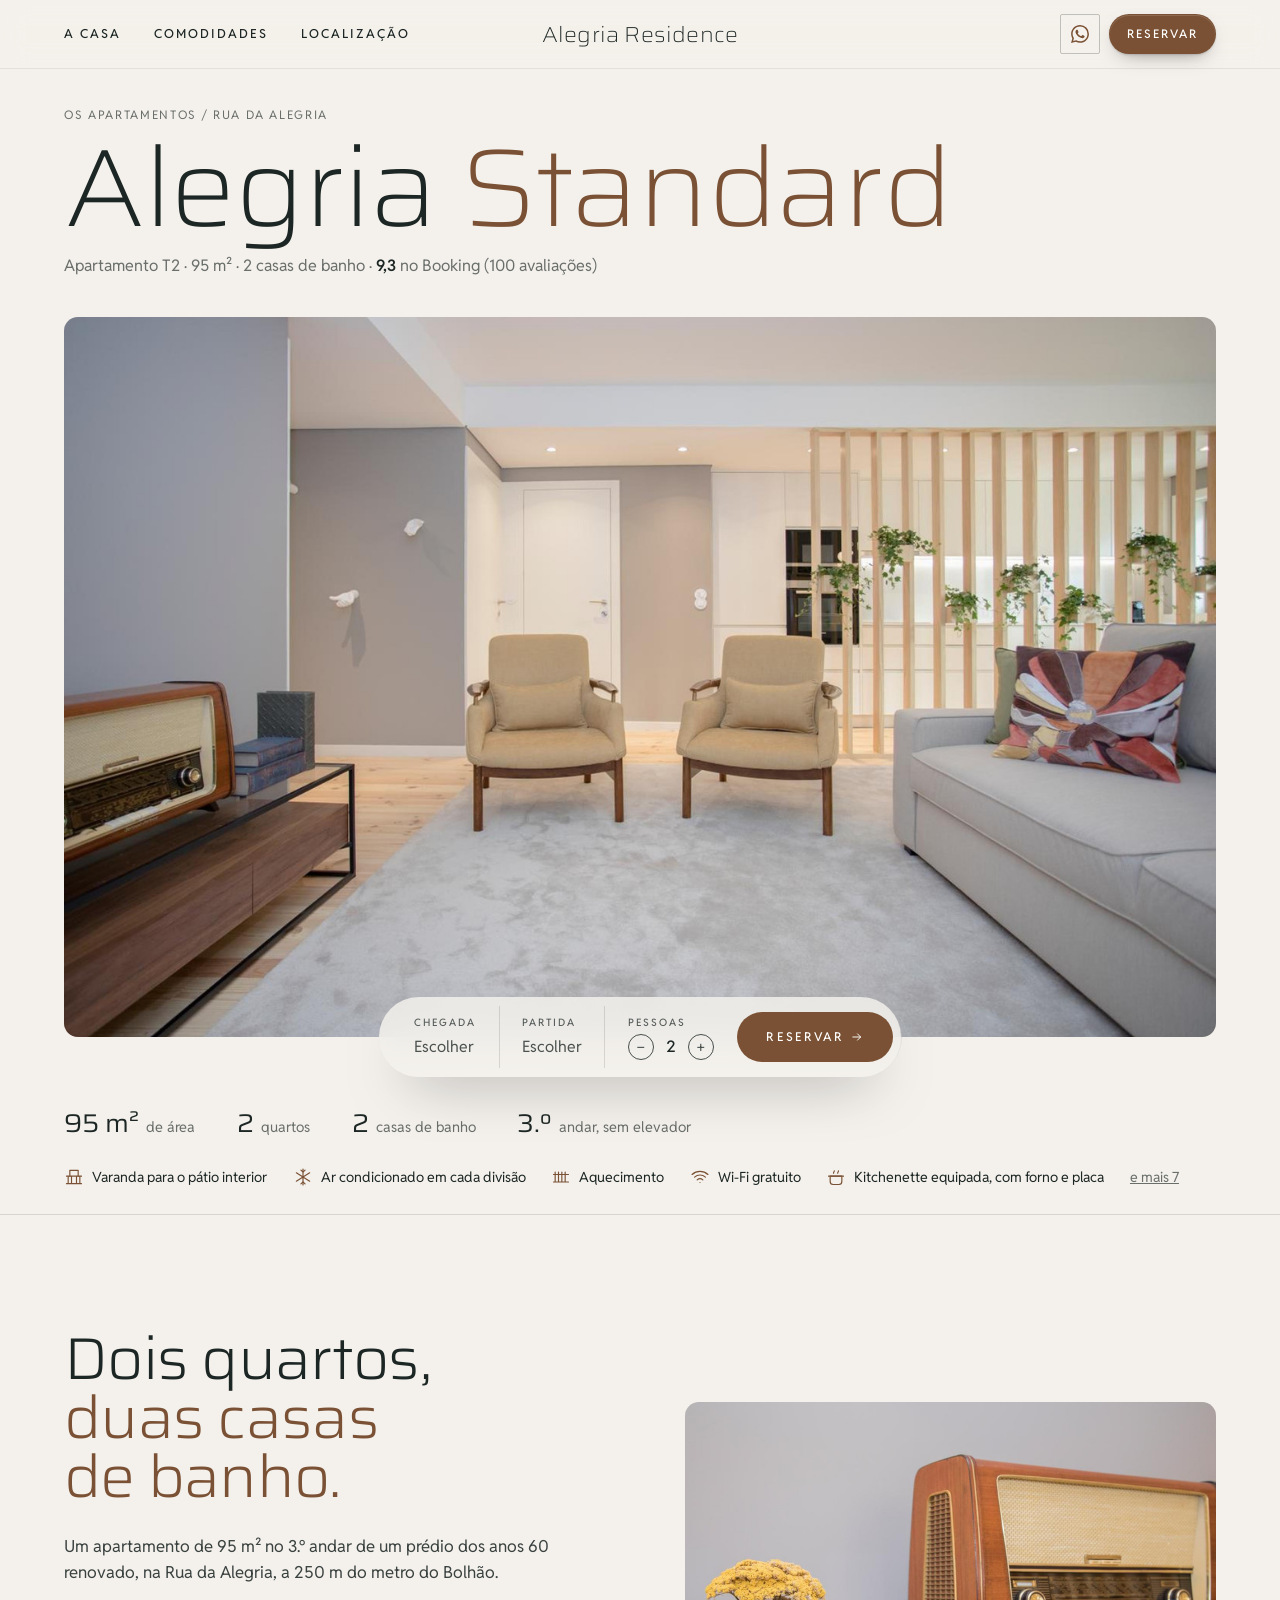
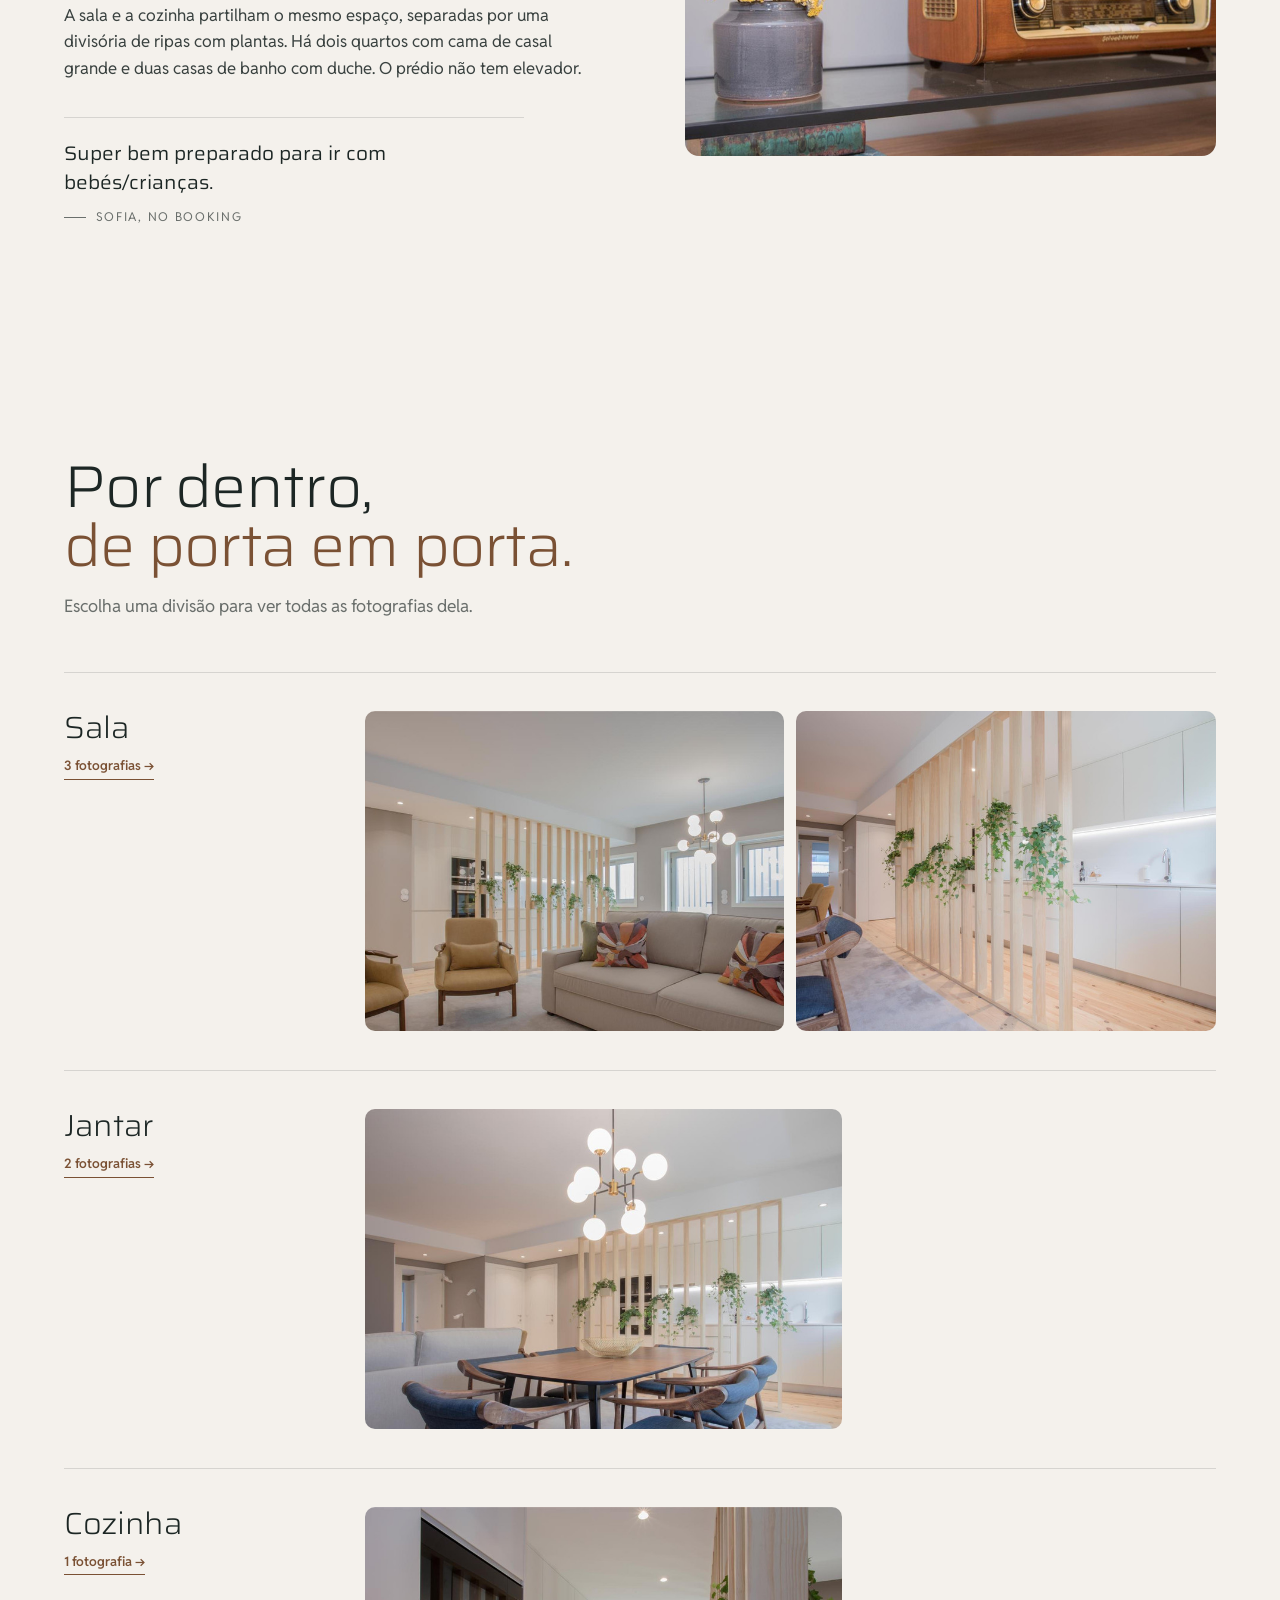
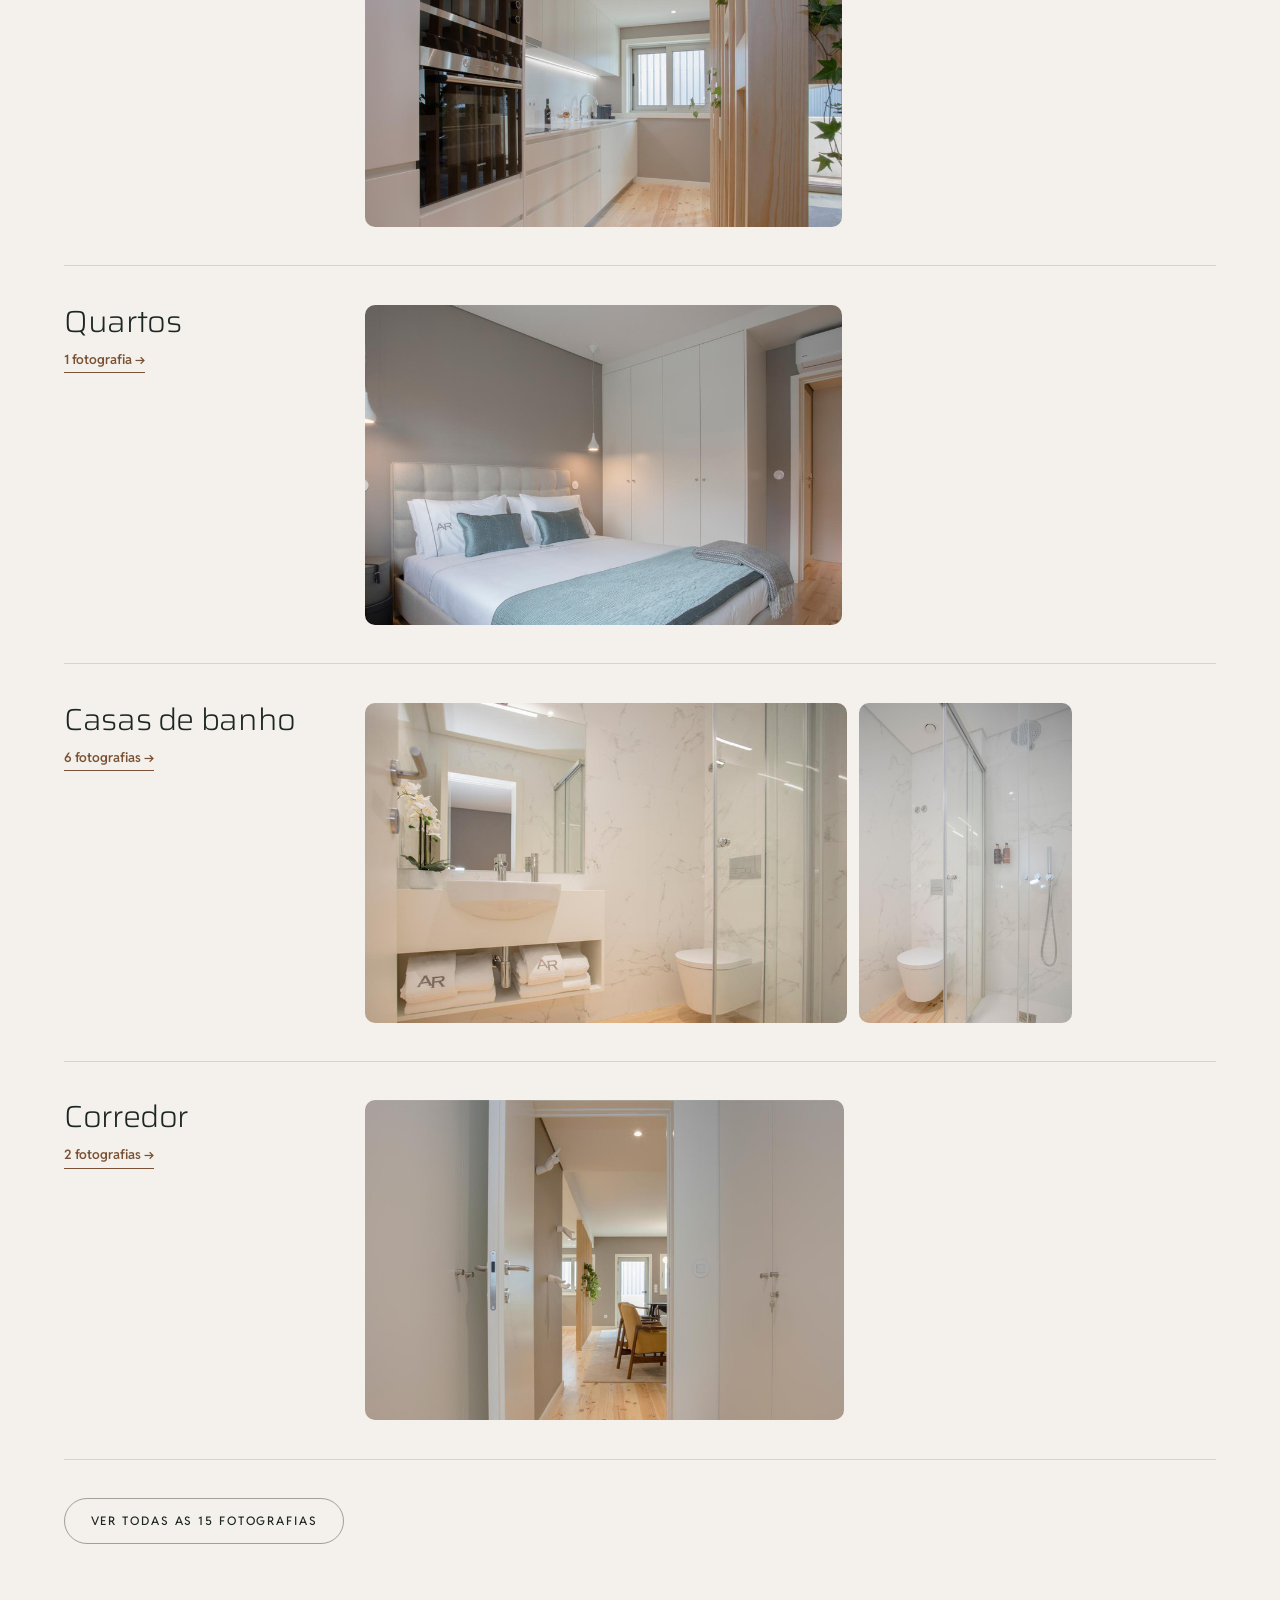
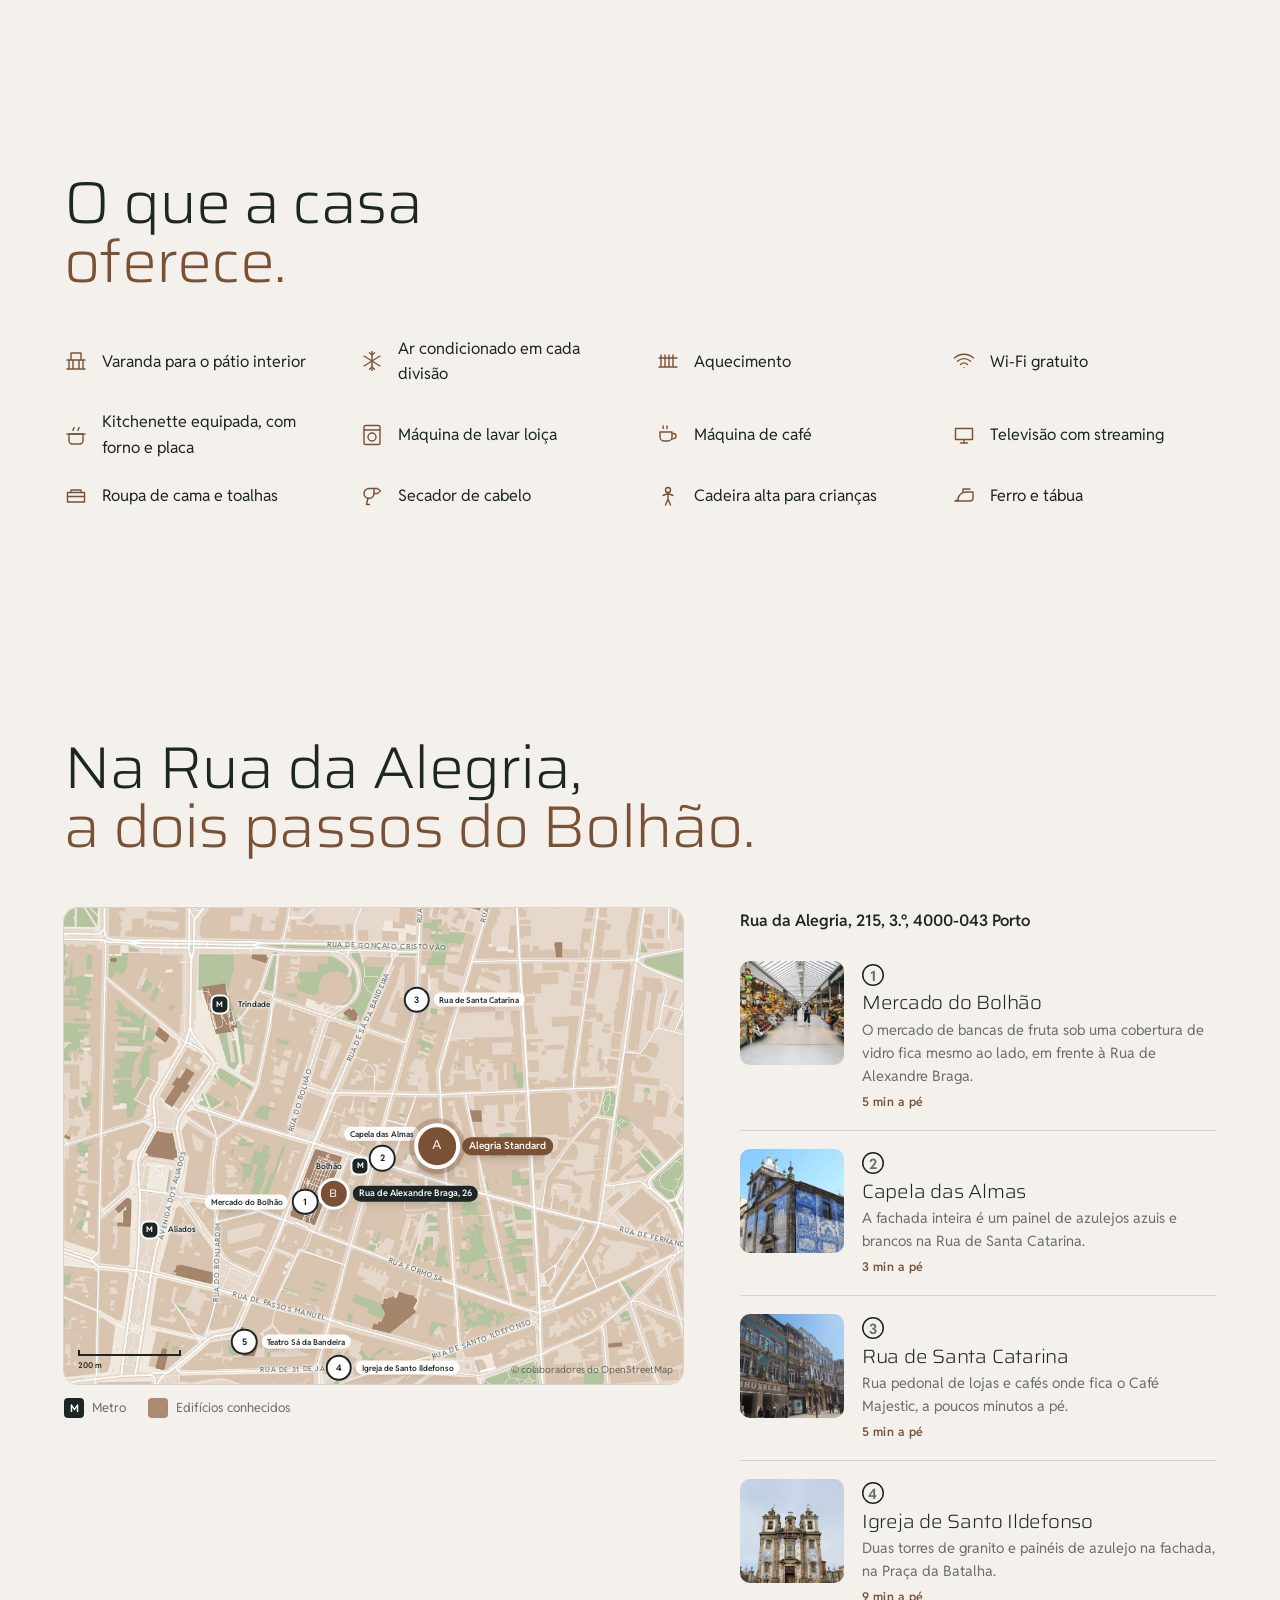
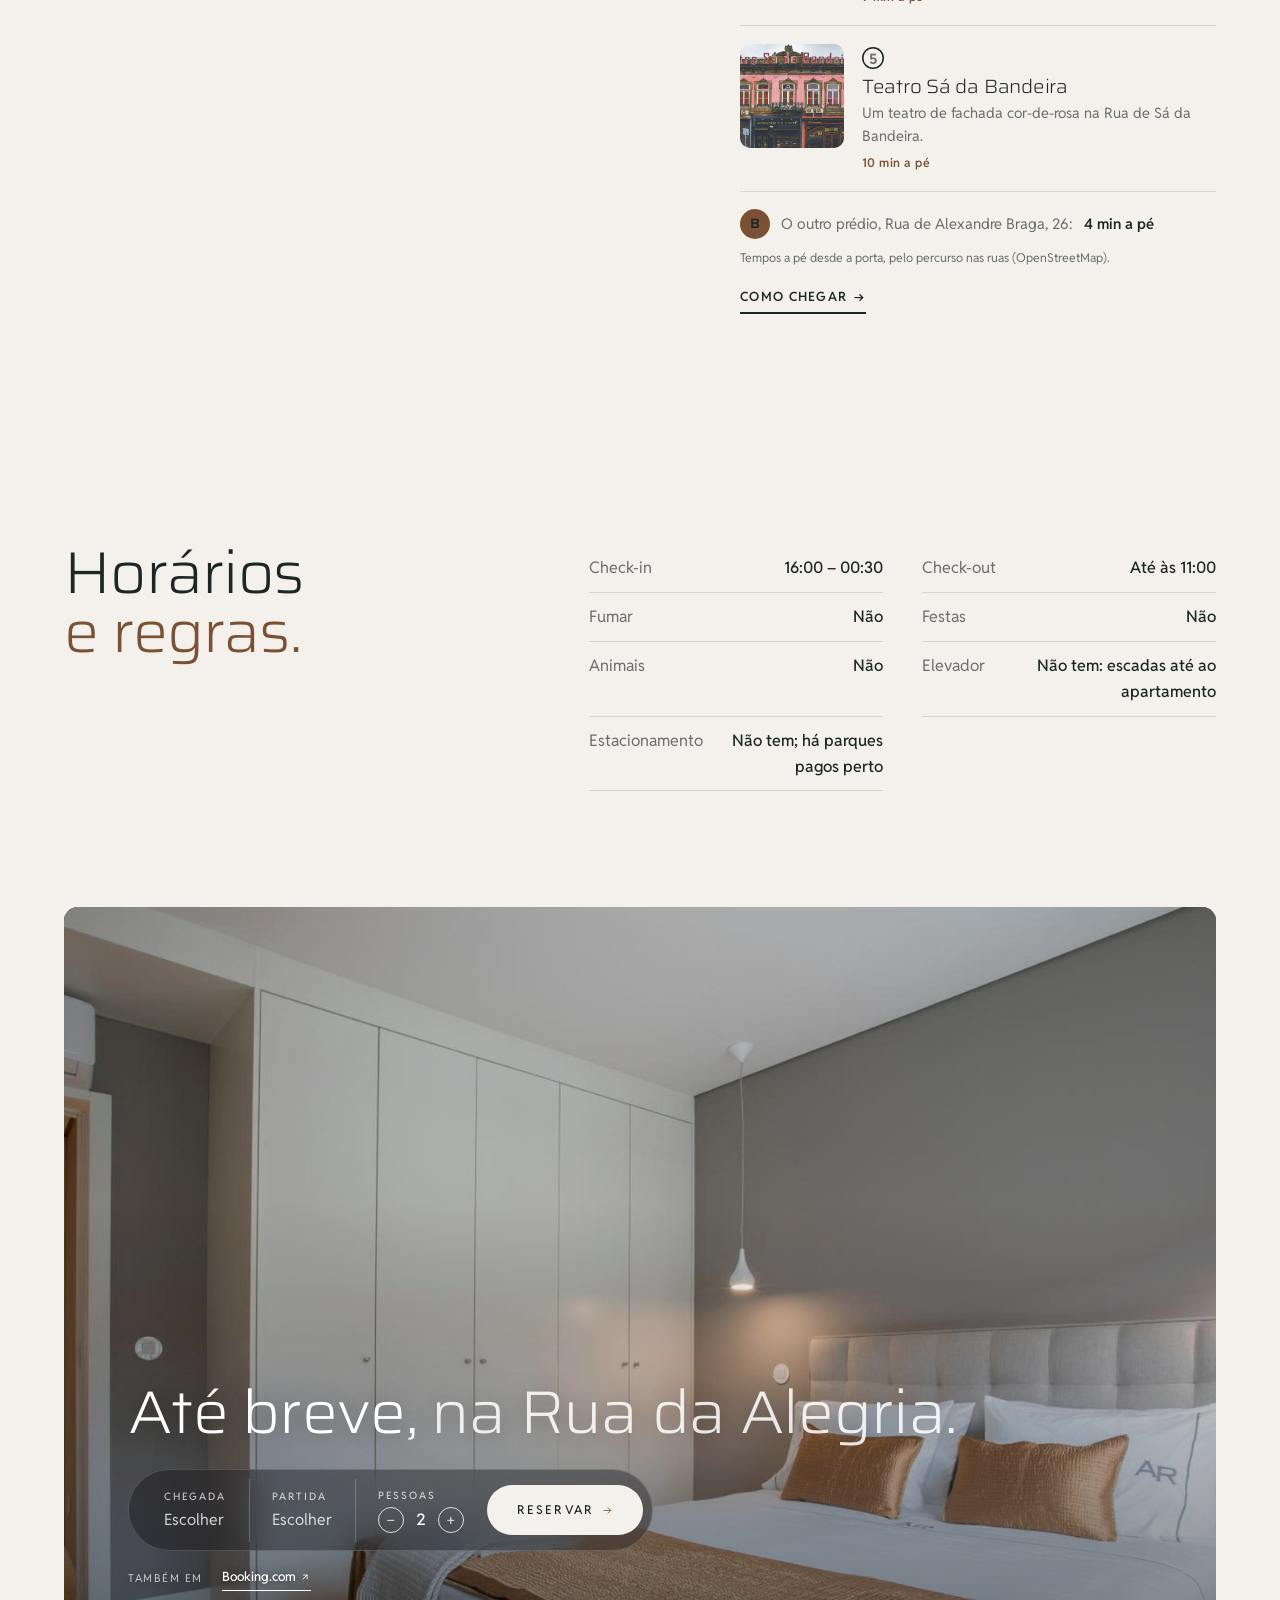
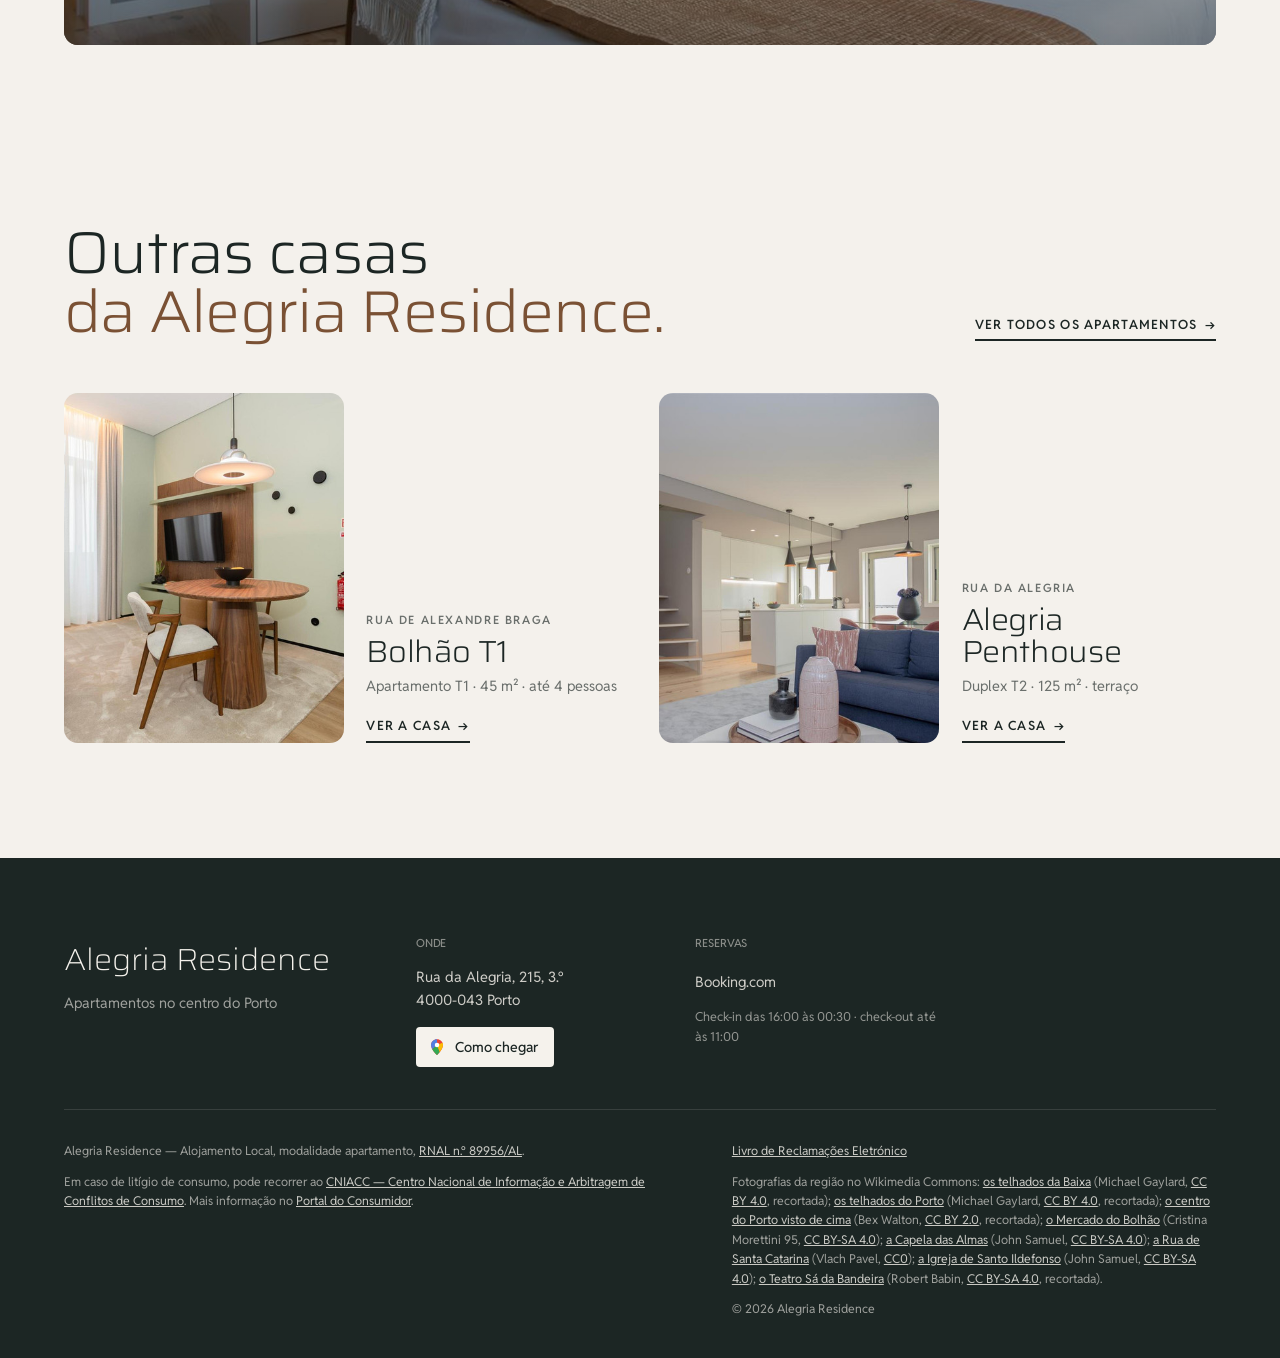
<file: site/alegria-standard/index.html>
<!doctype html>
<html lang="pt-PT">
<head>
<meta charset="utf-8">
<meta name="viewport" content="width=device-width, initial-scale=1">
<title>Alegria Standard, Porto · Alegria Residence</title>
<meta name="description" content="Apartamento de 95 m² com dois quartos e duas casas de banho na Rua da Alegria, a 250 m do metro do Bolhão, no Porto.">
<meta property="og:title" content="Alegria Standard, Porto · Alegria Residence">
<meta property="og:description" content="Apartamento de 95 m² com dois quartos e duas casas de banho na Rua da Alegria, a 250 m do metro do Bolhão, no Porto.">
<meta property="og:image" content="../assets/img/s-sala-02-1400.jpg">
<meta name="robots" content="noindex">
<meta name="theme-color" content="#f4f1ec">
<link rel="icon" href="data:image/svg+xml,%3Csvg xmlns='http://www.w3.org/2000/svg' viewBox='0 0 32 32'%3E%3Crect width='32' height='32' rx='6' fill='%231c2624'/%3E%3Ctext x='16' y='22' font-family='Georgia' font-size='17' fill='%23f4f1ec' text-anchor='middle'%3EW%3C/text%3E%3C/svg%3E">
<link rel="preconnect" href="https://fonts.googleapis.com">
<link rel="preconnect" href="https://fonts.gstatic.com" crossorigin>
<link href="https://fonts.googleapis.com/css2?family=Saira:wdth,wght@112,200;112,300;112,400&family=Reddit+Sans:wght@400;500;600&display=swap" rel="stylesheet">
<link rel="stylesheet" href="../assets/base.css">
<link rel="stylesheet" href="../assets/tema.css">
<link rel="stylesheet" href="../assets/agencia.css">
<link rel="stylesheet" href="../assets/agencia-editorial.css">
</head>
<body class="w-destaque e-destaque e-site" style="--destaque:#7a5134;--destaque-2:#614029;--destaque-claro:#c3b1a4;--escuro:#2b231d;--escuro-2:#3d3229">
<a class="saltar" href="#conteudo">Saltar para o conteúdo</a>

<header class="topo topo--centro w-topo" id="topo">
  <nav class="topo__nav" aria-label="Secções">
    <a href="#casa">A casa</a>
    <a href="#comodidades">Comodidades</a>
    <a href="#onde">Localização</a>
  </nav>
  <a class="topo__marca" href="../index.html" aria-label="Alegria Residence, início">Alegria Residence</a>
  <div class="topo__res"><a class="topo__wpp" href="https://wa.me/?text=Ol%C3%A1%21%20Gostava%20de%20saber%20a%20disponibilidade%20para%20o%20Alegria%20Standard." target="_blank" rel="noopener" aria-label="Falar por WhatsApp"><svg class="i-wpp" viewBox="0 0 24 24" aria-hidden="true"><path d="M17.47 14.38c-.3-.15-1.76-.87-2.03-.97-.27-.1-.47-.15-.67.15-.2.3-.77.97-.94 1.16-.17.2-.35.22-.64.08-.3-.15-1.26-.46-2.39-1.48-.88-.79-1.48-1.76-1.65-2.06-.17-.3-.02-.46.13-.61.13-.13.3-.35.45-.52.15-.17.2-.3.3-.5.1-.2.05-.37-.03-.52-.07-.15-.67-1.61-.92-2.2-.24-.58-.49-.5-.67-.51h-.57c-.2 0-.52.07-.79.37-.27.3-1.04 1.02-1.04 2.48s1.07 2.88 1.21 3.07c.15.2 2.1 3.2 5.08 4.49.71.31 1.26.49 1.7.63.71.22 1.36.19 1.87.12.57-.09 1.76-.72 2-1.41.25-.7.25-1.29.18-1.41-.08-.13-.27-.2-.57-.35ZM12.05 21.79h-.01a9.87 9.87 0 0 1-5.03-1.38l-.36-.21-3.74.98 1-3.65-.24-.37a9.86 9.86 0 0 1-1.51-5.26c0-5.45 4.44-9.88 9.89-9.88 2.64 0 5.12 1.03 6.99 2.9a9.82 9.82 0 0 1 2.89 6.99c0 5.45-4.44 9.88-9.88 9.88Zm8.41-18.3A11.82 11.82 0 0 0 12.05 0C5.5 0 .16 5.34.16 11.89c0 2.1.55 4.14 1.59 5.95L.06 24l6.3-1.65a11.88 11.88 0 0 0 5.68 1.45h.01c6.55 0 11.89-5.34 11.89-11.9a11.82 11.82 0 0 0-3.48-8.41Z"/></svg></a><a class="botao botao--topo" href="#reservar">Reservar</a></div>
</header>

<main id="conteudo">

<section class="e-dh" id="inicio">
  <div class="largura e-dh__cab">
    <p class="w-migalhas"><a href="../apartamentos/index.html#alegria">Os apartamentos</a> <span aria-hidden="true">/</span> Rua da Alegria</p>
    <h1 class="e-dh__nome"><span>Alegria</span> <em>Standard</em></h1>
    <p class="e-dh__linha">Apartamento T2 · 95 m² · 2 casas de banho · <b>9,3</b> no Booking (100 avaliações)</p>
  </div>
  <div class="e-dh__moldura">
    <figure class="e-dh__foto" style="--foco:50% 55%"><img src="../assets/img/s-sala-02-2000.jpg" srcset="../assets/img/s-sala-02-800.jpg 800w, ../assets/img/s-sala-02-1400.jpg 1400w, ../assets/img/s-sala-02-2000.jpg 2000w, ../assets/img/s-sala-02.jpg 3000w" sizes="max(100vw, calc(100svh * 1.485))" alt="Sala com sofá e cadeirões" width="3000" height="2020" decoding="async"></figure>
    <div class="largura e-dh__res"><form class="rb rb--barra-claro" id="reservar" data-casas="[{&quot;url&quot;: &quot;https://www.booking.com/hotel/pt/alegria-residence-penthouse.pt-pt.html&quot;, &quot;max&quot;: 6, &quot;nome&quot;: &quot;Alegria Standard&quot;}]" data-sel="0">
      <button type="button" class="rb__campo" data-campo="in"><span>Chegada</span><b>Escolher</b></button>
      <button type="button" class="rb__campo" data-campo="out"><span>Partida</span><b>Escolher</b></button>
      <div class="rb__campo rb__pessoas"><span>Pessoas</span><div><button type="button" data-passo="-1" aria-label="Menos uma pessoa">−</button><output>2</output><button type="button" data-passo="1" aria-label="Mais uma pessoa">+</button></div></div>
      <a class="botao botao--seta rb__ir" href="https://www.booking.com/hotel/pt/alegria-residence-penthouse.pt-pt.html" target="_blank" rel="noopener">Reservar</a>
      <div class="rb__cal" hidden></div>
    </form></div>
  </div>
</section>

<section class="w-ficha" aria-label="A casa em números">
  <div class="largura w-ficha__g">
    <ul class="w-ficha__nums"><li><b>95 m²</b><span>de área</span></li><li><b>2</b><span>quartos</span></li><li><b>2</b><span>casas de banho</span></li><li><b>3.º</b><span>andar, sem elevador</span></li></ul>
    <ul class="w-ficha__comod"><li><svg viewBox="0 0 24 24" aria-hidden="true"><path d="M3 11h18M5 11v9M19 11v9M9 11v9M15 11v9M3 20h18"/><path d="M7 11V4h10v7"/></svg><span>Varanda para o pátio interior</span></li><li><svg viewBox="0 0 24 24" aria-hidden="true"><path d="M12 2.5v19M4 7l16 10M20 7L4 17"/><path d="M9.5 3.8L12 6l2.5-2.2M9.5 20.2L12 18l2.5 2.2"/></svg><span>Ar condicionado em cada divisão</span></li><li><svg viewBox="0 0 24 24" aria-hidden="true"><path d="M5 6v12M9 6v12M13 6v12M17 6v12M3 18h18M3 9h18"/></svg><span>Aquecimento</span></li><li><svg viewBox="0 0 24 24" aria-hidden="true"><path d="M2.5 9a14 14 0 0 1 19 0M5.5 12.2a9.5 9.5 0 0 1 13 0M8.6 15.4a5 5 0 0 1 6.8 0"/><path d="M12 18.6h.01"/></svg><span>Wi-Fi gratuito</span></li><li><svg viewBox="0 0 24 24" aria-hidden="true"><path d="M5 11h14v6.5A3.5 3.5 0 0 1 15.5 21h-7A3.5 3.5 0 0 1 5 17.5z"/><path d="M3 11h18M9 7.5c0-1.5 1-1.5 1-3M14 7.5c0-1.5 1-1.5 1-3"/></svg><span>Kitchenette equipada, com forno e placa</span></li><li><a href="#comodidades">e mais 7</a></li></ul>
  </div>
</section>

<section class="w-sec w-intro" aria-labelledby="intro-t">
  <div class="largura w-intro__g">
    <div class="w-intro__t">
      <header class="w-cab "><h2 class="w-titulo" id="intro-t">Dois quartos, <em>duas casas de banho.</em></h2></header>
      <div class="w-texto"><p>Um apartamento de 95 m² no 3.º andar de um prédio dos anos 60 renovado, na Rua da Alegria, a 250 m do metro do Bolhão.</p><p>A sala e a cozinha partilham o mesmo espaço, separadas por uma divisória de ripas com plantas. Há dois quartos com cama de casal grande e duas casas de banho com duche. O prédio não tem elevador.</p></div>
      <figure class="w-cit"><blockquote>Super bem preparado para ir com bebés/crianças.</blockquote><figcaption>Sofia, no Booking</figcaption></figure>
    </div>
    <figure class="w-intro__f" style="--ar:1.4973"><button type="button" data-visor="b" data-indice="15" aria-label="Ver em grande"><img src="../assets/img/s-detalhe-01-1400.jpg" srcset="../assets/img/s-detalhe-01-800.jpg 800w, ../assets/img/s-detalhe-01-1400.jpg 1400w, ../assets/img/s-detalhe-01-2000.jpg 2000w, ../assets/img/s-detalhe-01.jpg 2460w" sizes="(max-width: 760px) 92vw, 40vw" alt="Rádio antigo sobre o móvel da sala" width="2460" height="1643" loading="lazy" decoding="async"></button></figure>
  </div>
</section>

<section class="w-sec e-casa" id="casa" aria-labelledby="casa-t">
  <div class="largura"><header class="w-cab "><h2 class="w-titulo" id="casa-t">Por dentro, <em>de porta em porta.</em></h2><p class="w-frase">Escolha uma divisão para ver todas as fotografias dela.</p></header></div>
  <div class="largura e-dvs"><div class="e-dv">
        <div class="e-dv__nome"><h3>Sala</h3><button type="button" data-visor="b-sala" data-indice="0">3 fotografias <span class="w-seta" aria-hidden="true">→</span></button></div>
        <div class="e-dv__fotos"><figure style="--ar:1.4766"><button type="button" data-visor="b-sala" data-indice="0" aria-label="Ver em grande: Sala com sofá e cadeirões"><img src="../assets/img/s-sala-01-1400.jpg" srcset="../assets/img/s-sala-01-800.jpg 800w, ../assets/img/s-sala-01-1400.jpg 1400w, ../assets/img/s-sala-01-2000.jpg 2000w, ../assets/img/s-sala-01.jpg 2460w" sizes="(max-width: 760px) 86vw, 34vw" alt="Sala com sofá e cadeirões" width="2460" height="1666" loading="lazy" decoding="async"></button></figure><figure style="--ar:1.4822"><button type="button" data-visor="b-sala" data-indice="2" aria-label="Ver em grande: Sala e cozinha separadas por uma divisória de ripas e plantas"><img src="../assets/img/s-sala-cozinha-01-1400.jpg" srcset="../assets/img/s-sala-cozinha-01-800.jpg 800w, ../assets/img/s-sala-cozinha-01-1400.jpg 1400w, ../assets/img/s-sala-cozinha-01-2000.jpg 2000w, ../assets/img/s-sala-cozinha-01.jpg 3000w" sizes="(max-width: 760px) 86vw, 34vw" alt="Sala e cozinha separadas por uma divisória de ripas e plantas" width="3000" height="2024" loading="lazy" decoding="async"></button></figure></div>
      </div><div class="e-dv">
        <div class="e-dv__nome"><h3>Jantar</h3><button type="button" data-visor="b-jantar" data-indice="0">2 fotografias <span class="w-seta" aria-hidden="true">→</span></button></div>
        <div class="e-dv__fotos"><figure style="--ar:1.4909"><button type="button" data-visor="b-jantar" data-indice="0" aria-label="Ver em grande: Mesa de jantar posta junto à cozinha"><img src="../assets/img/s-sala-jantar-01-1400.jpg" srcset="../assets/img/s-sala-jantar-01-800.jpg 800w, ../assets/img/s-sala-jantar-01-1400.jpg 1400w, ../assets/img/s-sala-jantar-01-2000.jpg 2000w, ../assets/img/s-sala-jantar-01.jpg 2460w" sizes="(max-width: 760px) 86vw, 34vw" alt="Mesa de jantar posta junto à cozinha" width="2460" height="1650" loading="lazy" decoding="async"></button></figure></div>
      </div><div class="e-dv">
        <div class="e-dv__nome"><h3>Cozinha</h3><button type="button" data-visor="b-cozinha" data-indice="0">1 fotografia <span class="w-seta" aria-hidden="true">→</span></button></div>
        <div class="e-dv__fotos"><figure style="--ar:1.4882"><button type="button" data-visor="b-cozinha" data-indice="0" aria-label="Ver em grande: Cozinha branca com ilha e candeeiros pendentes"><img src="../assets/img/s-cozinha-01-1400.jpg" srcset="../assets/img/s-cozinha-01-800.jpg 800w, ../assets/img/s-cozinha-01-1400.jpg 1400w, ../assets/img/s-cozinha-01-2000.jpg 2000w, ../assets/img/s-cozinha-01.jpg 2460w" sizes="(max-width: 760px) 86vw, 34vw" alt="Cozinha branca com ilha e candeeiros pendentes" width="2460" height="1653" loading="lazy" decoding="async"></button></figure></div>
      </div><div class="e-dv">
        <div class="e-dv__nome"><h3>Quartos</h3><button type="button" data-visor="b-quartos" data-indice="0">1 fotografia <span class="w-seta" aria-hidden="true">→</span></button></div>
        <div class="e-dv__fotos"><figure style="--ar:1.4909"><button type="button" data-visor="b-quartos" data-indice="0" aria-label="Ver em grande: Quarto com cama de casal"><img src="../assets/img/s-quarto-01-1400.jpg" srcset="../assets/img/s-quarto-01-800.jpg 800w, ../assets/img/s-quarto-01-1400.jpg 1400w, ../assets/img/s-quarto-01-2000.jpg 2000w, ../assets/img/s-quarto-01.jpg 2460w" sizes="(max-width: 760px) 86vw, 34vw" alt="Quarto com cama de casal" width="2460" height="1650" loading="lazy" decoding="async"></button></figure></div>
      </div><div class="e-dv">
        <div class="e-dv__nome"><h3>Casas de banho</h3><button type="button" data-visor="b-banho" data-indice="0">6 fotografias <span class="w-seta" aria-hidden="true">→</span></button></div>
        <div class="e-dv__fotos"><figure style="--ar:1.5046"><button type="button" data-visor="b-banho" data-indice="0" aria-label="Ver em grande: Casa de banho em mármore branco com duche de vidro"><img src="../assets/img/s-banho-02-1400.jpg" srcset="../assets/img/s-banho-02-800.jpg 800w, ../assets/img/s-banho-02-1400.jpg 1400w, ../assets/img/s-banho-02-2000.jpg 2000w, ../assets/img/s-banho-02.jpg 2460w" sizes="(max-width: 760px) 86vw, 34vw" alt="Casa de banho em mármore branco com duche de vidro" width="2460" height="1635" loading="lazy" decoding="async"></button></figure><figure style="--ar:0.6667"><button type="button" data-visor="b-banho" data-indice="2" aria-label="Ver em grande: Casa de banho em mármore branco com duche de vidro"><img src="../assets/img/s-banho-01-1400.jpg" srcset="../assets/img/s-banho-01-800.jpg 800w, ../assets/img/s-banho-01-1400.jpg 1400w, ../assets/img/s-banho-01.jpg 1720w" sizes="(max-width: 760px) 86vw, 34vw" alt="Casa de banho em mármore branco com duche de vidro" width="1720" height="2580" loading="lazy" decoding="async"></button></figure></div>
      </div><div class="e-dv">
        <div class="e-dv__nome"><h3>Corredor</h3><button type="button" data-visor="b-corredor" data-indice="0">2 fotografias <span class="w-seta" aria-hidden="true">→</span></button></div>
        <div class="e-dv__fotos"><figure style="--ar:1.4954"><button type="button" data-visor="b-corredor" data-indice="0" aria-label="Ver em grande: Corredor com roupeiros embutidos"><img src="../assets/img/s-corredor-01-1400.jpg" srcset="../assets/img/s-corredor-01-800.jpg 800w, ../assets/img/s-corredor-01-1400.jpg 1400w, ../assets/img/s-corredor-01-2000.jpg 2000w, ../assets/img/s-corredor-01.jpg 2460w" sizes="(max-width: 760px) 86vw, 34vw" alt="Corredor com roupeiros embutidos" width="2460" height="1645" loading="lazy" decoding="async"></button></figure></div>
      </div></div>
  <div class="largura e-dvs__todas"><button type="button" class="botao botao--linha" data-album="b">Ver todas as 15 fotografias</button></div>
</section>

<section class="w-sec w-comodidades" id="comodidades" aria-labelledby="comod-t">
  <div class="largura"><header class="w-cab "><h2 class="w-titulo" id="comod-t">O que a casa <em>oferece.</em></h2></header><ul class="w-comod"><li><svg viewBox="0 0 24 24" aria-hidden="true"><path d="M3 11h18M5 11v9M19 11v9M9 11v9M15 11v9M3 20h18"/><path d="M7 11V4h10v7"/></svg><span>Varanda para o pátio interior</span></li><li><svg viewBox="0 0 24 24" aria-hidden="true"><path d="M12 2.5v19M4 7l16 10M20 7L4 17"/><path d="M9.5 3.8L12 6l2.5-2.2M9.5 20.2L12 18l2.5 2.2"/></svg><span>Ar condicionado em cada divisão</span></li><li><svg viewBox="0 0 24 24" aria-hidden="true"><path d="M5 6v12M9 6v12M13 6v12M17 6v12M3 18h18M3 9h18"/></svg><span>Aquecimento</span></li><li><svg viewBox="0 0 24 24" aria-hidden="true"><path d="M2.5 9a14 14 0 0 1 19 0M5.5 12.2a9.5 9.5 0 0 1 13 0M8.6 15.4a5 5 0 0 1 6.8 0"/><path d="M12 18.6h.01"/></svg><span>Wi-Fi gratuito</span></li><li><svg viewBox="0 0 24 24" aria-hidden="true"><path d="M5 11h14v6.5A3.5 3.5 0 0 1 15.5 21h-7A3.5 3.5 0 0 1 5 17.5z"/><path d="M3 11h18M9 7.5c0-1.5 1-1.5 1-3M14 7.5c0-1.5 1-1.5 1-3"/></svg><span>Kitchenette equipada, com forno e placa</span></li><li><svg viewBox="0 0 24 24" aria-hidden="true"><rect x="4" y="2.5" width="16" height="19" rx="1.5"/><path d="M4 7h16"/><circle cx="12" cy="14" r="4"/></svg><span>Máquina de lavar loiça</span></li><li><svg viewBox="0 0 24 24" aria-hidden="true"><path d="M4 9h12v5a4 4 0 0 1-4 4H8a4 4 0 0 1-4-4V9Z"/><path d="M16 10.5h1.4a2.6 2.6 0 0 1 0 5.2H16"/><path d="M7.2 3v2.6M11 3v2.6"/></svg><span>Máquina de café</span></li><li><svg viewBox="0 0 24 24" aria-hidden="true"><path d="M3.5 5.5h17v11h-17z"/><path d="M8.5 20h7M12 16.5V20"/></svg><span>Televisão com streaming</span></li><li><svg viewBox="0 0 24 24" aria-hidden="true"><path d="M3.5 8.5h17v9.5h-17z"/><path d="M3.5 12.5h17M7 8.5V6h10v2.5"/></svg><span>Roupa de cama e toalhas</span></li><li><svg viewBox="0 0 24 24" aria-hidden="true"><path d="M14 9.5a5 5 0 1 1-5-5h5z"/><path d="M14 4.5h3.5l3 2.5-3 2.5H14M8 14l-1.5 6.5h3"/></svg><span>Secador de cabelo</span></li><li><svg viewBox="0 0 24 24" aria-hidden="true"><circle cx="12" cy="6" r="2.5"/><path d="M7 11.5l5-2 5 2M12 9.5v5.5M9.5 21l2.5-6 2.5 6"/></svg><span>Cadeira alta para crianças</span></li><li><svg viewBox="0 0 24 24" aria-hidden="true"><path d="M3 17h15a3 3 0 0 0 3-3V8h-7a8 8 0 0 0-8 8z"/><path d="M11 8V5h7"/></svg><span>Ferro e tábua</span></li></ul></div>
</section>

<section class="w-sec e-bairro e-onde" id="onde" aria-labelledby="onde-t">
  <div class="largura">
    <header class="w-cab "><h2 class="w-titulo" id="onde-t">Na Rua da Alegria, <em>a dois passos do Bolhão.</em></h2></header>
    <div class="e-bairro__g">
      <div class="e-mapa__col">
        <figure class="e-mapa" style="--ar:1.3004">
          <img src="../assets/img/mapa-b.jpg" srcset="../assets/img/mapa-b-800.jpg 1000w, ../assets/img/mapa-b.jpg 2000w" sizes="(max-width: 900px) 100vw, 55vw" alt="Mapa à volta de Alegria Standard, em Rua da Alegria, 215, 3.º, com as ruas, as estações e os lugares perto" width="2000" height="1538" loading="lazy">
          <span class="e-rua" style="left:57.71%;top:-7.27%;--a:-88.2deg">Rua de Santa Catarina</span><span class="e-rua" style="left:49.08%;top:22.84%;--a:-66.3deg">Rua de Sá da Bandeira</span><span class="e-rua" style="left:34.68%;top:83.73%;--a:14.5deg">Rua de Passos Manuel</span><span class="e-rua" style="left:56.95%;top:76.13%;--a:20.6deg">Rua Formosa</span><span class="e-rua" style="left:69.26%;top:-3.64%;--a:-73.4deg">Rua da Alegria</span><span class="e-rua" style="left:17.48%;top:60.4%;--a:-75.5deg">Avenida dos Aliados</span><span class="e-rua" style="left:67.58%;top:90.68%;--a:-19.8deg">Rua de Santo Ildefonso</span><span class="e-rua" style="left:24.8%;top:74.46%;--a:-88.6deg">Rua do Bonjardim</span><span class="e-rua" style="left:52.21%;top:7.93%;--a:1.7deg">Rua de Gonçalo Cristóvão</span><span class="e-rua" style="left:38.95%;top:97.0%;--a:-1.3deg">Rua de 31 de Janeiro</span><span class="e-rua" style="left:38.15%;top:40.43%;--a:-72.8deg">Rua do Bolhão</span><span class="e-rua" style="left:98.32%;top:70.14%;--a:14.3deg">Rua de Fernandes Tomás</span><span class="e-pin e-pin--est e-pin--metro e-pin--d" style="left:25.18%;top:20.25%"><b>M</b><span class="e-pin__n">Trindade</span></span><span class="e-pin e-pin--est e-pin--metro e-pin--e" style="left:47.87%;top:54.21%"><b>M</b><span class="e-pin__n">Bolhão</span></span><span class="e-pin e-pin--est e-pin--metro e-pin--d" style="left:13.85%;top:67.60%"><b>M</b><span class="e-pin__n">Aliados</span></span><span class="e-pin e-pin--lugar e-pin--e" style="left:39.02%;top:61.78%" data-b="bolhao"><b>1</b><span class="e-pin__n">Mercado do Bolhão</span></span><span class="e-pin e-pin--lugar e-pin--c" style="left:51.41%;top:52.62%" data-b="capela"><b>2</b><span class="e-pin__n">Capela das Almas</span></span><span class="e-pin e-pin--lugar e-pin--d" style="left:56.99%;top:19.25%" data-b="catarina"><b>3</b><span class="e-pin__n">Rua de Santa Catarina</span></span><span class="e-pin e-pin--lugar e-pin--d" style="left:44.45%;top:96.63%" data-b="ildefonso"><b>4</b><span class="e-pin__n">Igreja de Santo Ildefonso</span></span><span class="e-pin e-pin--lugar e-pin--d" style="left:29.16%;top:91.15%" data-b="teatro"><b>5</b><span class="e-pin__n">Teatro Sá da Bandeira</span></span><span class="e-pin e-pin--predio e-pin--casa e-pin--d" style="left:60.34%;top:50.02%"><b>A</b><span class="e-pin__n">Alegria Standard</span></span><span class="e-pin e-pin--predio e-pin--d" style="left:43.57%;top:60.03%"><b>B</b><span class="e-pin__n">Rua de Alexandre Braga, 26</span></span>
          <span class="e-escala" style="--l:16.67"><i></i>200 m</span>
          <figcaption>© colaboradores do OpenStreetMap</figcaption>
        </figure>
        <ul class="e-legenda"><li><b class="e-lg e-lg--metro">M</b>Metro</li><li><b class="e-lg e-lg--edif"></b>Edifícios conhecidos</li></ul>
      </div>
      <div class="e-bairro__t"><p class="w-morada">Rua da Alegria, 215, 3.º, 4000-043 Porto</p>
        <ol class="e-bl"><li data-b="bolhao">
          <figure style="--ar:1.3319"><button type="button" data-visor="bairro" data-indice="0" aria-label="Ver em grande: Interior do Mercado do Bolhão, com bancas de fruta e a cobertura de vidro"><img src="../assets/img/zona-bolhao-1400.jpg" srcset="../assets/img/zona-bolhao-800.jpg 800w, ../assets/img/zona-bolhao-1400.jpg 1400w, ../assets/img/zona-bolhao-2000.jpg 2000w, ../assets/img/zona-bolhao.jpg 2400w" sizes="(max-width: 760px) 30vw, 12vw" alt="Interior do Mercado do Bolhão, com bancas de fruta e a cobertura de vidro" width="2400" height="1802" loading="lazy" decoding="async"></button></figure>
          <div><p class="e-bl__n">1</p><h3>Mercado do Bolhão</h3><p>O mercado de bancas de fruta sob uma cobertura de vidro fica mesmo ao lado, em frente à Rua de Alexandre Braga.</p><small>5 min a pé</small></div>
        </li><li data-b="capela">
          <figure style="--ar:1.5000"><button type="button" data-visor="bairro" data-indice="1" aria-label="Ver em grande: Fachada da Capela das Almas coberta de azulejos azuis e brancos"><img src="../assets/img/zona-capela-1400.jpg" srcset="../assets/img/zona-capela-800.jpg 800w, ../assets/img/zona-capela-1400.jpg 1400w, ../assets/img/zona-capela-2000.jpg 2000w, ../assets/img/zona-capela.jpg 2400w" sizes="(max-width: 760px) 30vw, 12vw" alt="Fachada da Capela das Almas coberta de azulejos azuis e brancos" width="2400" height="1600" loading="lazy" decoding="async"></button></figure>
          <div><p class="e-bl__n">2</p><h3>Capela das Almas</h3><p>A fachada inteira é um painel de azulejos azuis e brancos na Rua de Santa Catarina.</p><small>3 min a pé</small></div>
        </li><li data-b="catarina">
          <figure style="--ar:1.5000"><button type="button" data-visor="bairro" data-indice="2" aria-label="Ver em grande: Rua de Santa Catarina com gente a passear e prédios com varandas"><img src="../assets/img/zona-catarina-1400.jpg" srcset="../assets/img/zona-catarina-800.jpg 800w, ../assets/img/zona-catarina-1400.jpg 1400w, ../assets/img/zona-catarina-2000.jpg 2000w, ../assets/img/zona-catarina.jpg 2400w" sizes="(max-width: 760px) 30vw, 12vw" alt="Rua de Santa Catarina com gente a passear e prédios com varandas" width="2400" height="1600" loading="lazy" decoding="async"></button></figure>
          <div><p class="e-bl__n">3</p><h3>Rua de Santa Catarina</h3><p>Rua pedonal de lojas e cafés onde fica o Café Majestic, a poucos minutos a pé.</p><small>5 min a pé</small></div>
        </li><li data-b="ildefonso">
          <figure style="--ar:1.5000"><button type="button" data-visor="bairro" data-indice="3" aria-label="Ver em grande: Igreja de Santo Ildefonso, de duas torres, com painéis de azulejo na fachada"><img src="../assets/img/zona-ildefonso-1400.jpg" srcset="../assets/img/zona-ildefonso-800.jpg 800w, ../assets/img/zona-ildefonso-1400.jpg 1400w, ../assets/img/zona-ildefonso-2000.jpg 2000w, ../assets/img/zona-ildefonso.jpg 2400w" sizes="(max-width: 760px) 30vw, 12vw" alt="Igreja de Santo Ildefonso, de duas torres, com painéis de azulejo na fachada" width="2400" height="1600" loading="lazy" decoding="async"></button></figure>
          <div><p class="e-bl__n">4</p><h3>Igreja de Santo Ildefonso</h3><p>Duas torres de granito e painéis de azulejo na fachada, na Praça da Batalha.</p><small>9 min a pé</small></div>
        </li><li data-b="teatro">
          <figure style="--ar:2.2222"><button type="button" data-visor="bairro" data-indice="4" aria-label="Ver em grande: Fachada cor-de-rosa do Teatro Sá da Bandeira com o nome em letras no topo"><img src="../assets/img/zona-teatro-1400.jpg" srcset="../assets/img/zona-teatro-800.jpg 800w, ../assets/img/zona-teatro-1400.jpg 1400w, ../assets/img/zona-teatro-2000.jpg 2000w, ../assets/img/zona-teatro.jpg 2400w" sizes="(max-width: 760px) 30vw, 12vw" alt="Fachada cor-de-rosa do Teatro Sá da Bandeira com o nome em letras no topo" width="2400" height="1080" loading="lazy" decoding="async"></button></figure>
          <div><p class="e-bl__n">5</p><h3>Teatro Sá da Bandeira</h3><p>Um teatro de fachada cor-de-rosa na Rua de Sá da Bandeira.</p><small>10 min a pé</small></div>
        </li></ol>
        <p class="e-entre"><b class="e-letra">B</b> O outro prédio, Rua de Alexandre Braga, 26: <b>4 min a pé</b></p>
        <p class="w-nota">Tempos a pé desde a porta, pelo percurso nas ruas (OpenStreetMap).</p>
        <a class="w-link" href="https://www.google.com/maps/dir/?api=1&destination=41.15005,-8.60432" target="_blank" rel="noopener">Como chegar <span class="w-seta" aria-hidden="true">→</span></a></div>
    </div>
  </div>
</section>

<section class="w-sec w-regras e-regras" id="regras" aria-labelledby="hor-t">
  <div class="largura w-regras__g"><header class="w-cab "><h2 class="w-titulo" id="hor-t">Horários <em>e regras.</em></h2></header><dl class="w-hor"><div><dt>Check-in</dt><dd>16:00 – 00:30</dd></div><div><dt>Check-out</dt><dd>Até às 11:00</dd></div><div><dt>Fumar</dt><dd>Não</dd></div><div><dt>Festas</dt><dd>Não</dd></div><div><dt>Animais</dt><dd>Não</dd></div><div><dt>Elevador</dt><dd>Não tem: escadas até ao apartamento</dd></div><div><dt>Estacionamento</dt><dd>Não tem; há parques pagos perto</dd></div></dl></div>
</section>

<section class="w-fecho w-fecho--casa e-fecho" aria-labelledby="fim-t">
  <figure><img src="../assets/img/s-quarto-02-2000.jpg" srcset="../assets/img/s-quarto-02-800.jpg 800w, ../assets/img/s-quarto-02-1400.jpg 1400w, ../assets/img/s-quarto-02-2000.jpg 2000w, ../assets/img/s-quarto-02.jpg 2460w" sizes="max(100vw, calc(100svh * 1.484))" alt="Quarto com cama de casal" width="2460" height="1658" loading="lazy" decoding="async" style="object-position:50% 55%"></figure>
  <div class="largura w-fecho__ecra">
    <h2 id="fim-t">Até breve, <em>na Rua da Alegria.</em></h2>
    <form class="rb rb--barra" data-casas="[{&quot;url&quot;: &quot;https://www.booking.com/hotel/pt/alegria-residence-penthouse.pt-pt.html&quot;, &quot;max&quot;: 6, &quot;nome&quot;: &quot;Alegria Standard&quot;}]" data-sel="0">
      <button type="button" class="rb__campo" data-campo="in"><span>Chegada</span><b>Escolher</b></button>
      <button type="button" class="rb__campo" data-campo="out"><span>Partida</span><b>Escolher</b></button>
      <div class="rb__campo rb__pessoas"><span>Pessoas</span><div><button type="button" data-passo="-1" aria-label="Menos uma pessoa">−</button><output>2</output><button type="button" data-passo="1" aria-label="Mais uma pessoa">+</button></div></div>
      <a class="botao botao--seta rb__ir" href="https://www.booking.com/hotel/pt/alegria-residence-penthouse.pt-pt.html" target="_blank" rel="noopener">Reservar</a>
      <div class="rb__cal" hidden></div>
    </form>
    <p class="w-atalhos"><span>Também em</span><a href="https://www.booking.com/hotel/pt/alegria-residence-penthouse.pt-pt.html" target="_blank" rel="noopener">Booking.com <svg class="w-fora" viewBox="0 0 24 24" aria-hidden="true"><path d="M8 16 16 8M9 8h7v7"/></svg></a></p>
  </div>
</section>

<section class="w-sec e-outras" aria-labelledby="outras-t">
  <div class="largura">
    <div class="w-outras__cab"><header class="w-cab "><h2 class="w-titulo" id="outras-t">Outras casas <em>da Alegria Residence.</em></h2></header><a class="w-link" href="../apartamentos/index.html">Ver todos os apartamentos <span class="w-seta" aria-hidden="true">→</span></a></div>
    <div class="e-outras__g"><a class="e-out" href="../bolhao-t1/index.html">
        <figure style="--ar:1.4987"><img src="../assets/img/b-capa-1400.jpg" srcset="../assets/img/b-capa-800.jpg 800w, ../assets/img/b-capa-1400.jpg 1400w, ../assets/img/b-capa-2000.jpg 2000w, ../assets/img/b-capa.jpg 2879w" sizes="(max-width: 760px) 92vw, 40vw" alt="Sala do apartamento com sofá cor de laranja, mesa redonda em nogueira e painel de TV em madeira" width="2879" height="1921" loading="lazy" decoding="async"></figure>
        <div><p class="w-eti">Rua de Alexandre Braga</p><h3>Bolhão T1</h3><p>Apartamento T1 · 45 m² · até 4 pessoas</p><span class="w-link">Ver a casa <span class="w-seta" aria-hidden="true">→</span></span></div>
      </a><a class="e-out" href="../alegria-penthouse/index.html">
        <figure style="--ar:1.4793"><img src="../assets/img/p-sala-01-1400.jpg" srcset="../assets/img/p-sala-01-800.jpg 800w, ../assets/img/p-sala-01-1400.jpg 1400w, ../assets/img/p-sala-01-2000.jpg 2000w, ../assets/img/p-sala-01.jpg 2460w" sizes="(max-width: 760px) 92vw, 40vw" alt="Sala com sofá e cadeirões" width="2460" height="1663" loading="lazy" decoding="async"></figure>
        <div><p class="w-eti">Rua da Alegria</p><h3>Alegria Penthouse</h3><p>Duplex T2 · 125 m² · terraço</p><span class="w-link">Ver a casa <span class="w-seta" aria-hidden="true">→</span></span></div>
      </a></div>
  </div>
</section>

<div class="alb" id="alb-b" role="dialog" aria-modal="true" aria-label="Todas as fotografias de Alegria Standard" hidden>
  <div class="alb__cab"><p class="alb__nome">Alegria Standard <small>15 fotografias</small></p><nav class="alb__ind" aria-label="Divisões"><a href="#alb-b-sala">Sala</a><a href="#alb-b-jantar">Jantar</a><a href="#alb-b-cozinha">Cozinha</a><a href="#alb-b-quartos">Quartos</a><a href="#alb-b-banho">Casas de banho</a><a href="#alb-b-corredor">Corredor</a></nav><button type="button" class="alb__x" aria-label="Fechar"><svg viewBox="0 0 24 24"><path d="M5 5l14 14M19 5L5 19"/></svg></button></div>
  <div class="alb__corpo"><section class="alb__div" id="alb-b-sala"><h3>Sala <small>3</small></h3><div class="alb__fotos"><button type="button" style="--ar:1.4766" data-visor="b-sala" data-indice="0" aria-label="Ver em grande: Sala com sofá e cadeirões"><img src="../assets/img/s-sala-01-1400.jpg" srcset="../assets/img/s-sala-01-800.jpg 800w, ../assets/img/s-sala-01-1400.jpg 1400w, ../assets/img/s-sala-01-2000.jpg 2000w, ../assets/img/s-sala-01.jpg 2460w" sizes="(max-width: 760px) 92vw, 40vw" alt="Sala com sofá e cadeirões" width="2460" height="1666" loading="lazy" decoding="async"></button><button type="button" style="--ar:1.4764" data-visor="b-sala" data-indice="1" aria-label="Ver em grande: Sala com sofá e cadeirões"><img src="../assets/img/s-sala-03-1400.jpg" srcset="../assets/img/s-sala-03-800.jpg 800w, ../assets/img/s-sala-03-1400.jpg 1400w, ../assets/img/s-sala-03-2000.jpg 2000w, ../assets/img/s-sala-03.jpg 3000w" sizes="(max-width: 760px) 92vw, 40vw" alt="Sala com sofá e cadeirões" width="3000" height="2032" loading="lazy" decoding="async"></button><button type="button" style="--ar:1.4822" data-visor="b-sala" data-indice="2" aria-label="Ver em grande: Sala e cozinha separadas por uma divisória de ripas e plantas"><img src="../assets/img/s-sala-cozinha-01-1400.jpg" srcset="../assets/img/s-sala-cozinha-01-800.jpg 800w, ../assets/img/s-sala-cozinha-01-1400.jpg 1400w, ../assets/img/s-sala-cozinha-01-2000.jpg 2000w, ../assets/img/s-sala-cozinha-01.jpg 3000w" sizes="(max-width: 760px) 92vw, 40vw" alt="Sala e cozinha separadas por uma divisória de ripas e plantas" width="3000" height="2024" loading="lazy" decoding="async"></button></div></section><section class="alb__div" id="alb-b-jantar"><h3>Jantar <small>2</small></h3><div class="alb__fotos"><button type="button" style="--ar:1.4909" data-visor="b-jantar" data-indice="0" aria-label="Ver em grande: Mesa de jantar posta junto à cozinha"><img src="../assets/img/s-sala-jantar-01-1400.jpg" srcset="../assets/img/s-sala-jantar-01-800.jpg 800w, ../assets/img/s-sala-jantar-01-1400.jpg 1400w, ../assets/img/s-sala-jantar-01-2000.jpg 2000w, ../assets/img/s-sala-jantar-01.jpg 2460w" sizes="(max-width: 760px) 92vw, 40vw" alt="Mesa de jantar posta junto à cozinha" width="2460" height="1650" loading="lazy" decoding="async"></button><button type="button" style="--ar:1.4954" data-visor="b-jantar" data-indice="1" aria-label="Ver em grande: Mesa de jantar posta junto à cozinha"><img src="../assets/img/s-sala-jantar-03-1400.jpg" srcset="../assets/img/s-sala-jantar-03-800.jpg 800w, ../assets/img/s-sala-jantar-03-1400.jpg 1400w, ../assets/img/s-sala-jantar-03-2000.jpg 2000w, ../assets/img/s-sala-jantar-03.jpg 2460w" sizes="(max-width: 760px) 92vw, 40vw" alt="Mesa de jantar posta junto à cozinha" width="2460" height="1645" loading="lazy" decoding="async"></button></div></section><section class="alb__div" id="alb-b-cozinha"><h3>Cozinha <small>1</small></h3><div class="alb__fotos"><button type="button" style="--ar:1.4882" data-visor="b-cozinha" data-indice="0" aria-label="Ver em grande: Cozinha branca com ilha e candeeiros pendentes"><img src="../assets/img/s-cozinha-01-1400.jpg" srcset="../assets/img/s-cozinha-01-800.jpg 800w, ../assets/img/s-cozinha-01-1400.jpg 1400w, ../assets/img/s-cozinha-01-2000.jpg 2000w, ../assets/img/s-cozinha-01.jpg 2460w" sizes="(max-width: 760px) 92vw, 40vw" alt="Cozinha branca com ilha e candeeiros pendentes" width="2460" height="1653" loading="lazy" decoding="async"></button></div></section><section class="alb__div" id="alb-b-quartos"><h3>Quartos <small>1</small></h3><div class="alb__fotos"><button type="button" style="--ar:1.4909" data-visor="b-quartos" data-indice="0" aria-label="Ver em grande: Quarto com cama de casal"><img src="../assets/img/s-quarto-01-1400.jpg" srcset="../assets/img/s-quarto-01-800.jpg 800w, ../assets/img/s-quarto-01-1400.jpg 1400w, ../assets/img/s-quarto-01-2000.jpg 2000w, ../assets/img/s-quarto-01.jpg 2460w" sizes="(max-width: 760px) 92vw, 40vw" alt="Quarto com cama de casal" width="2460" height="1650" loading="lazy" decoding="async"></button></div></section><section class="alb__div" id="alb-b-banho"><h3>Casas de banho <small>6</small></h3><div class="alb__fotos"><button type="button" style="--ar:1.5046" data-visor="b-banho" data-indice="0" aria-label="Ver em grande: Casa de banho em mármore branco com duche de vidro"><img src="../assets/img/s-banho-02-1400.jpg" srcset="../assets/img/s-banho-02-800.jpg 800w, ../assets/img/s-banho-02-1400.jpg 1400w, ../assets/img/s-banho-02-2000.jpg 2000w, ../assets/img/s-banho-02.jpg 2460w" sizes="(max-width: 760px) 92vw, 40vw" alt="Casa de banho em mármore branco com duche de vidro" width="2460" height="1635" loading="lazy" decoding="async"></button><button type="button" style="--ar:1.5000" data-visor="b-banho" data-indice="1" aria-label="Ver em grande: Casa de banho em mármore branco com duche de vidro"><img src="../assets/img/s-banho-04-1400.jpg" srcset="../assets/img/s-banho-04-800.jpg 800w, ../assets/img/s-banho-04-1400.jpg 1400w, ../assets/img/s-banho-04-2000.jpg 2000w, ../assets/img/s-banho-04.jpg 2460w" sizes="(max-width: 760px) 92vw, 40vw" alt="Casa de banho em mármore branco com duche de vidro" width="2460" height="1640" loading="lazy" decoding="async"></button><button type="button" style="--ar:0.6667" data-visor="b-banho" data-indice="2" aria-label="Ver em grande: Casa de banho em mármore branco com duche de vidro"><img src="../assets/img/s-banho-01-1400.jpg" srcset="../assets/img/s-banho-01-800.jpg 800w, ../assets/img/s-banho-01-1400.jpg 1400w, ../assets/img/s-banho-01.jpg 1720w" sizes="(max-width: 760px) 92vw, 40vw" alt="Casa de banho em mármore branco com duche de vidro" width="1720" height="2580" loading="lazy" decoding="async"></button><button type="button" style="--ar:0.6388" data-visor="b-banho" data-indice="3" aria-label="Ver em grande: Casa de banho em mármore branco com duche de vidro"><img src="../assets/img/s-banho-03-1400.jpg" srcset="../assets/img/s-banho-03-800.jpg 800w, ../assets/img/s-banho-03-1400.jpg 1400w, ../assets/img/s-banho-03.jpg 1648w" sizes="(max-width: 760px) 92vw, 40vw" alt="Casa de banho em mármore branco com duche de vidro" width="1648" height="2580" loading="lazy" decoding="async"></button><button type="button" style="--ar:0.6643" data-visor="b-banho" data-indice="4" aria-label="Ver em grande: Casa de banho em mármore branco com duche de vidro"><img src="../assets/img/s-banho-05-1400.jpg" srcset="../assets/img/s-banho-05-800.jpg 800w, ../assets/img/s-banho-05-1400.jpg 1400w, ../assets/img/s-banho-05.jpg 1714w" sizes="(max-width: 760px) 92vw, 40vw" alt="Casa de banho em mármore branco com duche de vidro" width="1714" height="2580" loading="lazy" decoding="async"></button><button type="button" style="--ar:0.6535" data-visor="b-banho" data-indice="5" aria-label="Ver em grande: Casa de banho em mármore branco com duche de vidro"><img src="../assets/img/s-banho-06-1400.jpg" srcset="../assets/img/s-banho-06-800.jpg 800w, ../assets/img/s-banho-06-1400.jpg 1400w, ../assets/img/s-banho-06.jpg 1686w" sizes="(max-width: 760px) 92vw, 40vw" alt="Casa de banho em mármore branco com duche de vidro" width="1686" height="2580" loading="lazy" decoding="async"></button></div></section><section class="alb__div" id="alb-b-corredor"><h3>Corredor <small>2</small></h3><div class="alb__fotos"><button type="button" style="--ar:1.4954" data-visor="b-corredor" data-indice="0" aria-label="Ver em grande: Corredor com roupeiros embutidos"><img src="../assets/img/s-corredor-01-1400.jpg" srcset="../assets/img/s-corredor-01-800.jpg 800w, ../assets/img/s-corredor-01-1400.jpg 1400w, ../assets/img/s-corredor-01-2000.jpg 2000w, ../assets/img/s-corredor-01.jpg 2460w" sizes="(max-width: 760px) 92vw, 40vw" alt="Corredor com roupeiros embutidos" width="2460" height="1645" loading="lazy" decoding="async"></button><button type="button" style="--ar:0.6481" data-visor="b-corredor" data-indice="1" aria-label="Ver em grande: Corredor com roupeiros embutidos"><img src="../assets/img/s-corredor-02-1400.jpg" srcset="../assets/img/s-corredor-02-800.jpg 800w, ../assets/img/s-corredor-02-1400.jpg 1400w, ../assets/img/s-corredor-02.jpg 1672w" sizes="(max-width: 760px) 92vw, 40vw" alt="Corredor com roupeiros embutidos" width="1672" height="2580" loading="lazy" decoding="async"></button></div></section></div>
</div>

</main>

<footer class="rodape">
  <div class="largura rodape__linha">
    <div class="rodape__casa">
      <a href="../index.html" class="rodape__marca">Alegria Residence</a>
      <p class="rodape__sub">Apartamentos no centro do Porto</p>
    </div>
    <div class="rodape__onde">
      <h3>Onde</h3>
      <address>Rua da Alegria, 215, 3.º<br>4000-043 Porto</address>
      <a class="mapa" href="https://www.google.com/maps/dir/?api=1&amp;destination=41.15005,-8.60432" target="_blank" rel="noopener"><span class="mapa__icone" aria-hidden="true"><svg viewBox="0 0 24 24"><path d="M12 1.5c-4.4 0-8 3.5-8 7.9 0 5.6 6.6 12.1 7.4 12.8.3.3.9.3 1.2 0 .8-.7 7.4-7.2 7.4-12.8 0-4.4-3.6-7.9-8-7.9Z" fill="#ea4335"/><path d="M12 1.5c-4.4 0-8 3.5-8 7.9 0 1.8.7 3.7 1.7 5.5L12 9.4Z" fill="#4285f4" opacity=".9"/><path d="M5.7 14.9c1.6 3 4.6 6.1 5.7 7.3.3.3.9.3 1.2 0 .6-.6 1.8-1.8 3-3.4L12 9.4Z" fill="#34a853"/><path d="M12 9.4l3.6 9.4c1.9-2.6 4.4-6.1 4.4-9.4 0-1.1-.2-2.2-.6-3.1Z" fill="#fbbc04"/><circle cx="12" cy="9.4" r="3" fill="#fff"/></svg></span><span>Como chegar</span></a>
    </div>
    <div class="rodape__reservas">
      <h3>Reservas</h3>
      <a href="https://www.booking.com/hotel/pt/alegria-residence-penthouse.pt-pt.html" target="_blank" rel="noopener">Booking.com</a>
      <small>Check-in das 16:00 às 00:30 · check-out até às 11:00</small>
    </div>
  </div>
  <div class="largura rodape__legal">
    <div>
      <p>Alegria Residence — Alojamento Local, modalidade apartamento, <a href="https://rnt.turismodeportugal.pt/RNT/RNAL.aspx?nr=89956" target="_blank" rel="noopener">RNAL n.º 89956/AL</a>.</p>
      
      <p>Em caso de litígio de consumo, pode recorrer ao <a href="https://www.cniacc.pt" target="_blank" rel="noopener">CNIACC — Centro Nacional de Informação e Arbitragem de Conflitos de Consumo</a>. Mais informação no <a href="https://www.consumidor.gov.pt" target="_blank" rel="noopener">Portal do Consumidor</a>.</p>
    </div>
    <div>
      <p><a href="https://www.livroreclamacoes.pt" target="_blank" rel="noopener">Livro de Reclamações Eletrónico</a></p>
      <p>Fotografias da região no Wikimedia Commons: <a href="https://commons.wikimedia.org/wiki/File:Porto_Rooftops_and_Bell_Tower_Panorama_(55248529837).jpg" target="_blank" rel="noopener">os telhados da Baixa</a> (Michael Gaylard, <a href="https://creativecommons.org/licenses/by/4.0/" target="_blank" rel="noopener license">CC BY 4.0</a>, recortada); <a href="https://commons.wikimedia.org/wiki/File:A_Sunny_Day_Over_Porto%27s_Historic_Ribeira_District_(55246881263).jpg" target="_blank" rel="noopener">os telhados do Porto</a> (Michael Gaylard, <a href="https://creativecommons.org/licenses/by/4.0/" target="_blank" rel="noopener license">CC BY 4.0</a>, recortada); <a href="https://commons.wikimedia.org/wiki/File:Porto_cityscape_view_from_S%C3%A9_do_Porto_belltower_(51706942018).jpg" target="_blank" rel="noopener">o centro do Porto visto de cima</a> (Bex Walton, <a href="https://creativecommons.org/licenses/by/2.0/" target="_blank" rel="noopener license">CC BY 2.0</a>, recortada); <a href="https://commons.wikimedia.org/wiki/File:Mercado_do_Bolh%C3%A3o_interno.jpg" target="_blank" rel="noopener">o Mercado do Bolhão</a> (Cristina Morettini 95, <a href="https://creativecommons.org/licenses/by-sa/4.0/" target="_blank" rel="noopener license">CC BY-SA 4.0</a>); <a href="https://commons.wikimedia.org/wiki/File:Capela_das_Almas_(Porto)_17.jpg" target="_blank" rel="noopener">a Capela das Almas</a> (John Samuel, <a href="https://creativecommons.org/licenses/by-sa/4.0/" target="_blank" rel="noopener license">CC BY-SA 4.0</a>); <a href="https://commons.wikimedia.org/wiki/File:Rua_de_Santa_Catarina_Porto.jpg" target="_blank" rel="noopener">a Rua de Santa Catarina</a> (Vlach Pavel, <a href="https://creativecommons.org/publicdomain/zero/1.0/" target="_blank" rel="noopener license">CC0</a>); <a href="https://commons.wikimedia.org/wiki/File:Exterior_view_of_Igreja_de_Santo_Ildefonso_06.jpg" target="_blank" rel="noopener">a Igreja de Santo Ildefonso</a> (John Samuel, <a href="https://creativecommons.org/licenses/by-sa/4.0/" target="_blank" rel="noopener license">CC BY-SA 4.0</a>); <a href="https://commons.wikimedia.org/wiki/File:Teatro_Sa_da_Bandeira_Dec_2022-1.jpg" target="_blank" rel="noopener">o Teatro Sá da Bandeira</a> (Robert Babin, <a href="https://creativecommons.org/licenses/by-sa/4.0/" target="_blank" rel="noopener license">CC BY-SA 4.0</a>, recortada).</p>
      <p>© 2026 Alegria Residence</p>
    </div>
  </div>
</footer>

<nav class="barra" aria-label="Reservar"><a class="barra__wpp" href="https://wa.me/?text=Ol%C3%A1%21%20Gostava%20de%20saber%20a%20disponibilidade%20para%20o%20Alegria%20Standard." target="_blank" rel="noopener"><svg class="i-wpp" viewBox="0 0 24 24" aria-hidden="true"><path d="M17.47 14.38c-.3-.15-1.76-.87-2.03-.97-.27-.1-.47-.15-.67.15-.2.3-.77.97-.94 1.16-.17.2-.35.22-.64.08-.3-.15-1.26-.46-2.39-1.48-.88-.79-1.48-1.76-1.65-2.06-.17-.3-.02-.46.13-.61.13-.13.3-.35.45-.52.15-.17.2-.3.3-.5.1-.2.05-.37-.03-.52-.07-.15-.67-1.61-.92-2.2-.24-.58-.49-.5-.67-.51h-.57c-.2 0-.52.07-.79.37-.27.3-1.04 1.02-1.04 2.48s1.07 2.88 1.21 3.07c.15.2 2.1 3.2 5.08 4.49.71.31 1.26.49 1.7.63.71.22 1.36.19 1.87.12.57-.09 1.76-.72 2-1.41.25-.7.25-1.29.18-1.41-.08-.13-.27-.2-.57-.35ZM12.05 21.79h-.01a9.87 9.87 0 0 1-5.03-1.38l-.36-.21-3.74.98 1-3.65-.24-.37a9.86 9.86 0 0 1-1.51-5.26c0-5.45 4.44-9.88 9.89-9.88 2.64 0 5.12 1.03 6.99 2.9a9.82 9.82 0 0 1 2.89 6.99c0 5.45-4.44 9.88-9.88 9.88Zm8.41-18.3A11.82 11.82 0 0 0 12.05 0C5.5 0 .16 5.34.16 11.89c0 2.1.55 4.14 1.59 5.95L.06 24l6.3-1.65a11.88 11.88 0 0 0 5.68 1.45h.01c6.55 0 11.89-5.34 11.89-11.9a11.82 11.82 0 0 0-3.48-8.41Z"/></svg>WhatsApp</a><a class="barra__principal" href="#reservar">Reservar</a></nav>

<div class="visor" id="visor" role="dialog" aria-modal="true" aria-label="Fotografias" hidden>
  <p class="visor__titulo"></p>
  <p class="visor__conta"></p>
  <button type="button" class="visor__fechar" aria-label="Fechar"><svg viewBox="0 0 24 24"><path d="M5 5l14 14M19 5L5 19"/></svg></button>
  <button type="button" class="visor__seta visor__seta--ant" aria-label="Anterior"><svg viewBox="0 0 24 24"><path d="M15 5l-7 7 7 7"/></svg></button>
  <figure class="visor__palco"><img alt=""></figure>
  <button type="button" class="visor__seta visor__seta--seg" aria-label="Seguinte"><svg viewBox="0 0 24 24"><path d="M9 5l7 7-7 7"/></svg></button>
  <ol class="visor__minis" aria-label="Escolher fotografia" data-txt-foto="Fotografia {n}"></ol>
</div>

<script src="../assets/series.js"></script>
<script src="../assets/motor-parado.js"></script>
<script src="../assets/agencia.js"></script>
<script src="../assets/agencia-editorial.js"></script>
</body>
</html>
</file>
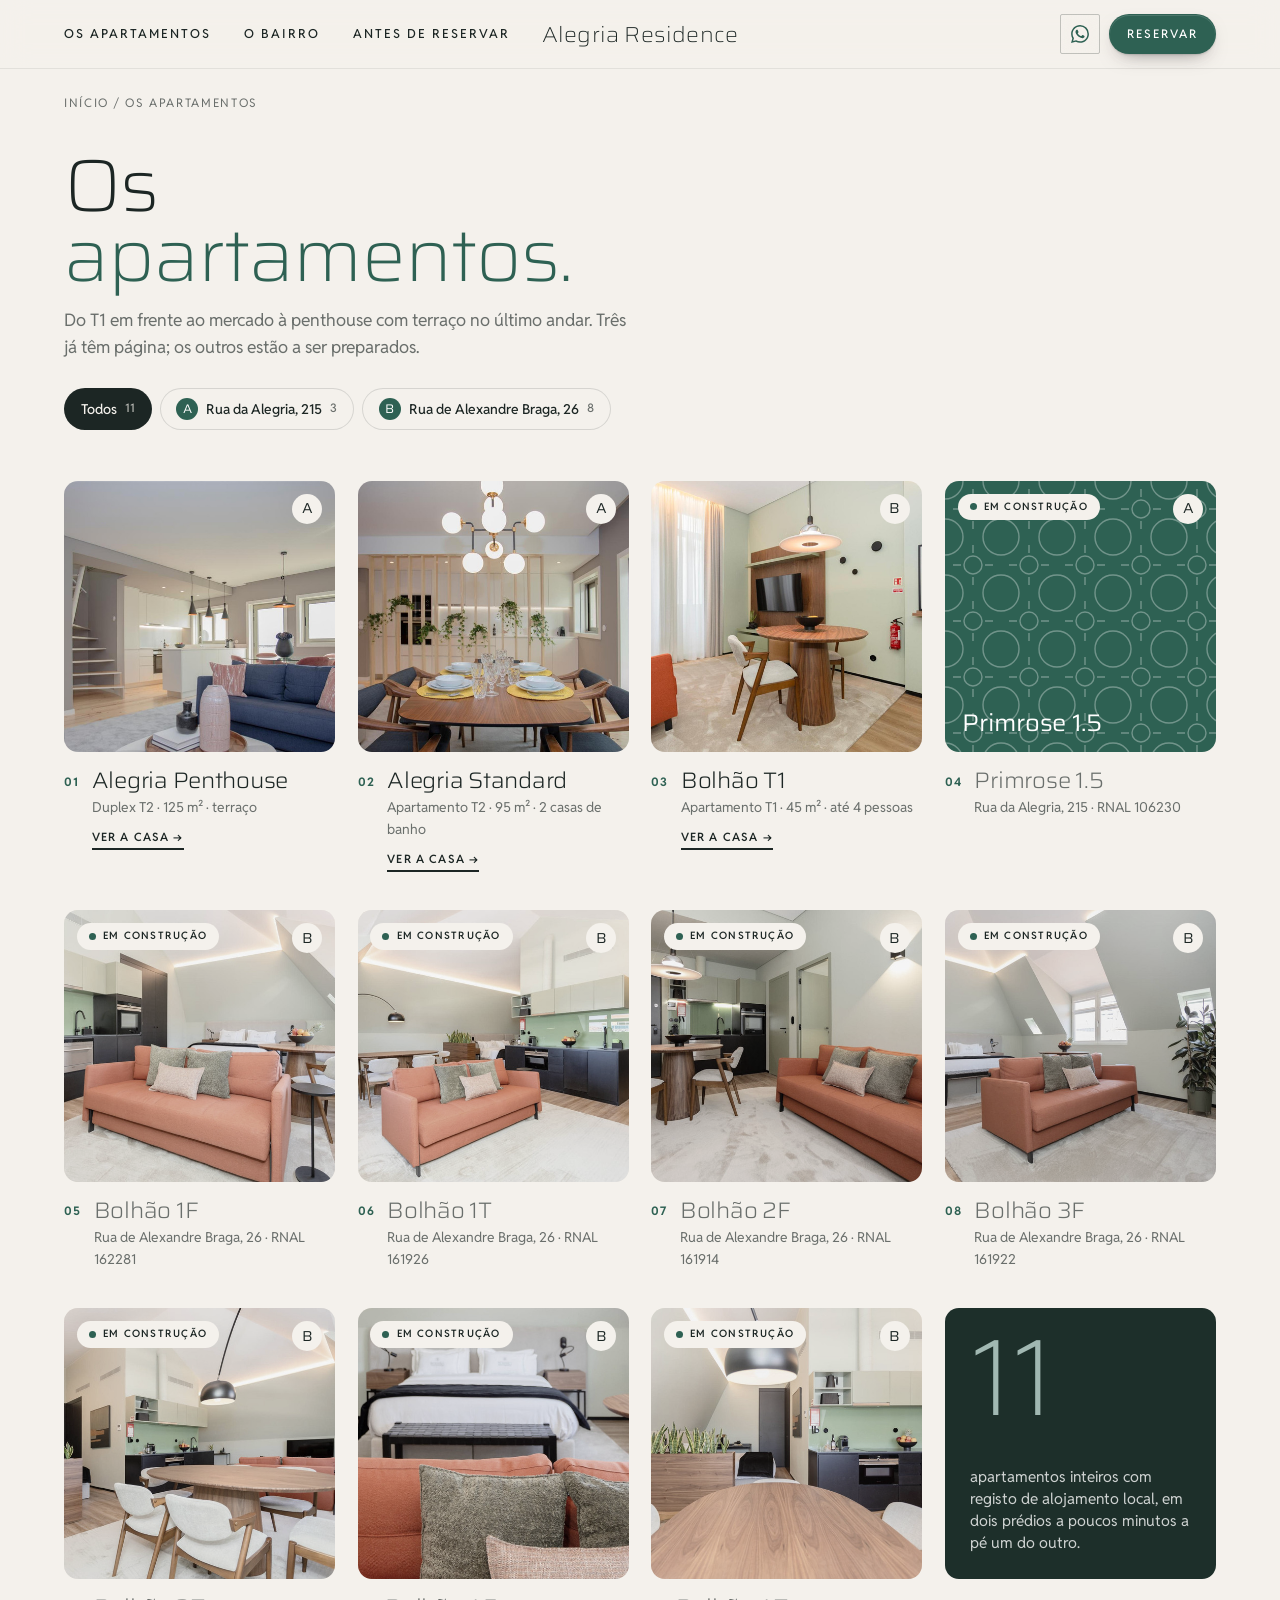
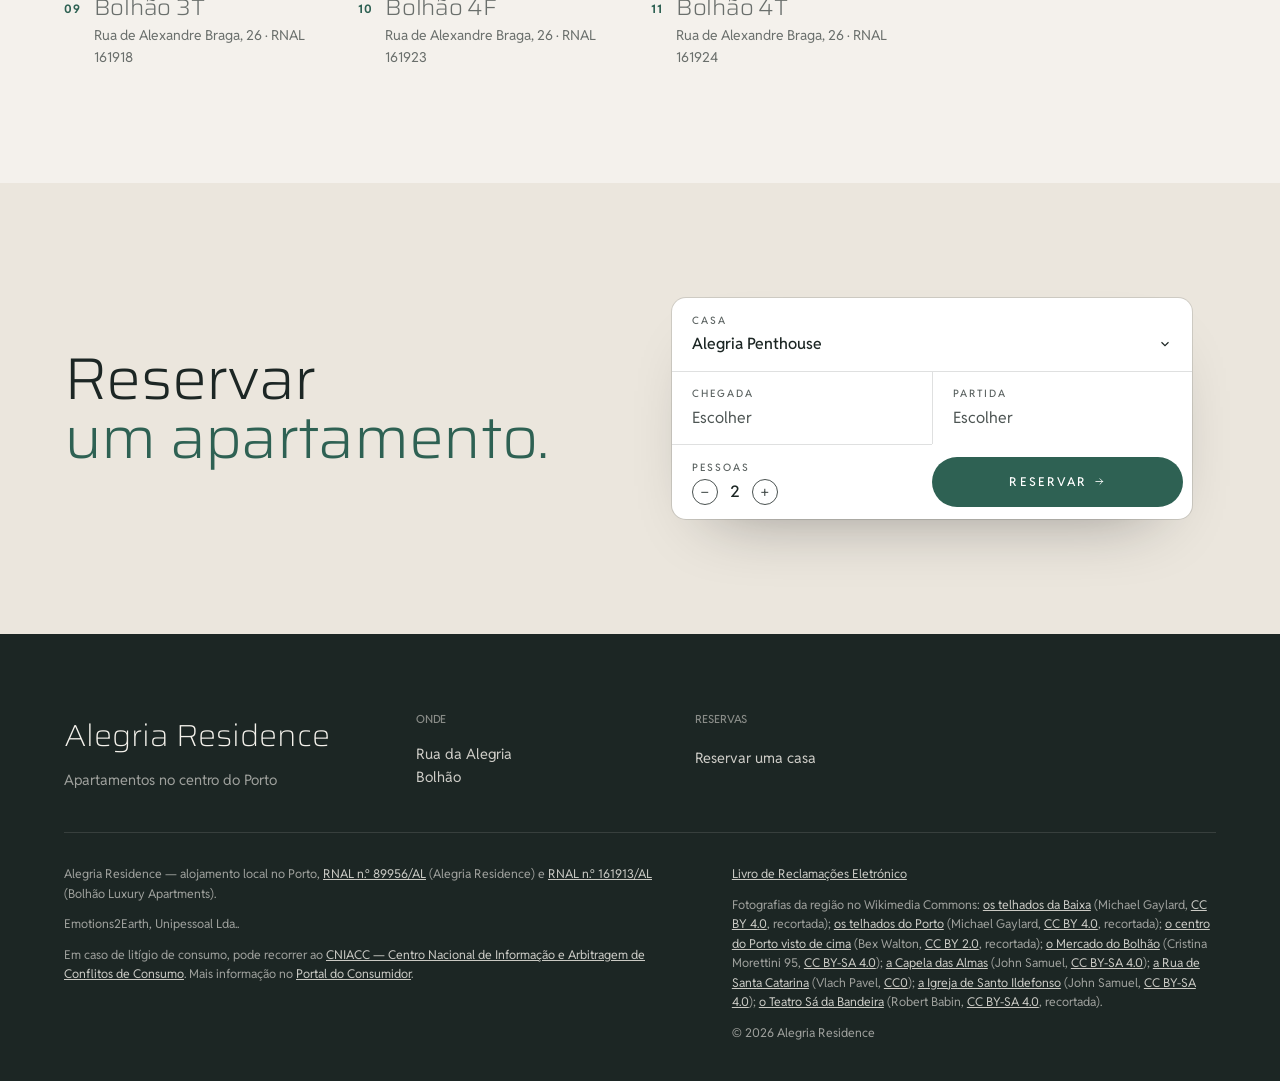
<file: site/apartamentos/index.html>
<!doctype html>
<html lang="pt-PT">
<head>
<meta charset="utf-8">
<meta name="viewport" content="width=device-width, initial-scale=1">
<title>Os apartamentos · Alegria Residence</title>
<meta name="description" content="Apartamentos inteiros na Rua da Alegria e em frente ao Mercado do Bolhão, no centro do Porto: do T1 à penthouse com terraço.">
<meta property="og:title" content="Os apartamentos · Alegria Residence">
<meta property="og:description" content="Apartamentos inteiros na Rua da Alegria e em frente ao Mercado do Bolhão, no centro do Porto: do T1 à penthouse com terraço.">
<meta property="og:image" content="../assets/img/p-sala-01-1400.jpg">
<meta name="robots" content="noindex">
<meta name="theme-color" content="#f4f1ec">
<link rel="icon" href="data:image/svg+xml,%3Csvg xmlns='http://www.w3.org/2000/svg' viewBox='0 0 32 32'%3E%3Crect width='32' height='32' rx='6' fill='%231c2624'/%3E%3Ctext x='16' y='22' font-family='Georgia' font-size='17' fill='%23f4f1ec' text-anchor='middle'%3EW%3C/text%3E%3C/svg%3E">
<link rel="preconnect" href="https://fonts.googleapis.com">
<link rel="preconnect" href="https://fonts.gstatic.com" crossorigin>
<link href="https://fonts.googleapis.com/css2?family=Saira:wdth,wght@112,200;112,300;112,400&family=Reddit+Sans:wght@400;500;600&display=swap" rel="stylesheet">
<link rel="stylesheet" href="../assets/base.css">
<link rel="stylesheet" href="../assets/tema.css">
<link rel="stylesheet" href="../assets/agencia.css">
<link rel="stylesheet" href="../assets/agencia-editorial.css">
</head>
<body class="e-catalogo e-site">
<a class="saltar" href="#conteudo">Saltar para o conteúdo</a>

<header class="topo topo--centro w-topo" id="topo">
  <nav class="topo__nav" aria-label="Secções">
    <a href="#casas">Os apartamentos</a>
    <a href="../index.html#bairro">O bairro</a>
    <a href="../index.html#bom-saber">Antes de reservar</a>
  </nav>
  <a class="topo__marca" href="../index.html" aria-label="Alegria Residence, início">Alegria Residence</a>
  <div class="topo__res"><a class="topo__wpp" href="https://wa.me/?text=Ol%C3%A1%21%20Gostava%20de%20saber%20a%20disponibilidade%20para%20uma%20das%20vossas%20casas%20no%20Porto." target="_blank" rel="noopener" aria-label="Falar por WhatsApp"><svg class="i-wpp" viewBox="0 0 24 24" aria-hidden="true"><path d="M17.47 14.38c-.3-.15-1.76-.87-2.03-.97-.27-.1-.47-.15-.67.15-.2.3-.77.97-.94 1.16-.17.2-.35.22-.64.08-.3-.15-1.26-.46-2.39-1.48-.88-.79-1.48-1.76-1.65-2.06-.17-.3-.02-.46.13-.61.13-.13.3-.35.45-.52.15-.17.2-.3.3-.5.1-.2.05-.37-.03-.52-.07-.15-.67-1.61-.92-2.2-.24-.58-.49-.5-.67-.51h-.57c-.2 0-.52.07-.79.37-.27.3-1.04 1.02-1.04 2.48s1.07 2.88 1.21 3.07c.15.2 2.1 3.2 5.08 4.49.71.31 1.26.49 1.7.63.71.22 1.36.19 1.87.12.57-.09 1.76-.72 2-1.41.25-.7.25-1.29.18-1.41-.08-.13-.27-.2-.57-.35ZM12.05 21.79h-.01a9.87 9.87 0 0 1-5.03-1.38l-.36-.21-3.74.98 1-3.65-.24-.37a9.86 9.86 0 0 1-1.51-5.26c0-5.45 4.44-9.88 9.89-9.88 2.64 0 5.12 1.03 6.99 2.9a9.82 9.82 0 0 1 2.89 6.99c0 5.45-4.44 9.88-9.88 9.88Zm8.41-18.3A11.82 11.82 0 0 0 12.05 0C5.5 0 .16 5.34.16 11.89c0 2.1.55 4.14 1.59 5.95L.06 24l6.3-1.65a11.88 11.88 0 0 0 5.68 1.45h.01c6.55 0 11.89-5.34 11.89-11.9a11.82 11.82 0 0 0-3.48-8.41Z"/></svg></a><a class="botao botao--topo" href="#reservar">Reservar</a></div>
</header>

<main id="conteudo">

<div class="e-cat__topo">
  <div class="largura"><p class="w-migalhas"><a href="../index.html">Início</a> <span aria-hidden="true">/</span> Os apartamentos</p></div>
</div>

<section class="w-sec e-cat" id="casas" aria-labelledby="casas-t">
  <div class="largura">
    <div class="e-cat__cab"><div><h1 class="e-cat__h1"><span>Os</span> <em>apartamentos.</em></h1><p class="w-frase">Do T1 em frente ao mercado à penthouse com terraço no último andar. Três já têm página; os outros estão a ser preparados.</p></div>
      <div class="e-filtro" role="group" aria-label="Mostrar os apartamentos de um prédio"><button type="button" aria-pressed="true" data-f="">Todos <span>11</span></button><button type="button" aria-pressed="false" data-f="alegria"><b>A</b> Rua da Alegria, 215 <span>3</span></button><button type="button" aria-pressed="false" data-f="bolhao"><b>B</b> Rua de Alexandre Braga, 26 <span>8</span></button></div>
    </div>
    <ul class="e-cat__g"><li class="e-q" data-predio="alegria"><a href="../alegria-penthouse/index.html">
          <figure class="e-q__f"><img src="../assets/img/p-sala-01-1400.jpg" srcset="../assets/img/p-sala-01-800.jpg 800w, ../assets/img/p-sala-01-1400.jpg 1400w, ../assets/img/p-sala-01-2000.jpg 2000w, ../assets/img/p-sala-01.jpg 2460w" sizes="(max-width: 760px) 46vw, 23vw" alt="Sala com sofá e cadeirões" width="2460" height="1663" loading="lazy" decoding="async"><span class="e-q__letra" title="Rua da Alegria, 215">A</span></figure>
          <div class="e-q__t"><p class="e-q__n">01</p><h3>Alegria Penthouse</h3><p>Duplex T2 · 125 m² · terraço</p><span class="e-q__ir">Ver a casa <span class="w-seta" aria-hidden="true">→</span></span></div>
        </a></li><li class="e-q" data-predio="alegria"><a href="../alegria-standard/index.html">
          <figure class="e-q__f"><img src="../assets/img/s-sala-jantar-02-1400.jpg" srcset="../assets/img/s-sala-jantar-02-800.jpg 800w, ../assets/img/s-sala-jantar-02-1400.jpg 1400w, ../assets/img/s-sala-jantar-02-2000.jpg 2000w, ../assets/img/s-sala-jantar-02.jpg 2460w" sizes="(max-width: 760px) 46vw, 23vw" alt="Mesa de jantar posta junto à cozinha" width="2460" height="1635" loading="lazy" decoding="async"><span class="e-q__letra" title="Rua da Alegria, 215">A</span></figure>
          <div class="e-q__t"><p class="e-q__n">02</p><h3>Alegria Standard</h3><p>Apartamento T2 · 95 m² · 2 casas de banho</p><span class="e-q__ir">Ver a casa <span class="w-seta" aria-hidden="true">→</span></span></div>
        </a></li><li class="e-q" data-predio="bolhao"><a href="../bolhao-t1/index.html">
          <figure class="e-q__f"><img src="../assets/img/b-capa-1400.jpg" srcset="../assets/img/b-capa-800.jpg 800w, ../assets/img/b-capa-1400.jpg 1400w, ../assets/img/b-capa-2000.jpg 2000w, ../assets/img/b-capa.jpg 2879w" sizes="(max-width: 760px) 46vw, 23vw" alt="Sala do apartamento com sofá cor de laranja, mesa redonda em nogueira e painel de TV em madeira" width="2879" height="1921" loading="lazy" decoding="async"><span class="e-q__letra" title="Rua de Alexandre Braga, 26">B</span></figure>
          <div class="e-q__t"><p class="e-q__n">03</p><h3>Bolhão T1</h3><p>Apartamento T1 · 45 m² · até 4 pessoas</p><span class="e-q__ir">Ver a casa <span class="w-seta" aria-hidden="true">→</span></span></div>
        </a></li><li class="e-q e-q--breve" data-predio="alegria">
          <figure class="e-q__f"><span class="e-azulejo" aria-hidden="true"></span><span class="e-azulejo__nome">Primrose 1.5</span><span class="e-q__selo">Em construção</span><span class="e-q__letra" title="Rua da Alegria, 215">A</span></figure>
          <div class="e-q__t"><p class="e-q__n">04</p><h3>Primrose 1.5</h3><p>Rua da Alegria, 215 · RNAL 106230</p></div>
        </li><li class="e-q e-q--breve" data-predio="bolhao">
          <figure class="e-q__f"><img src="../assets/img/u-1f-1400.jpg" srcset="../assets/img/u-1f-800.jpg 800w, ../assets/img/u-1f-1400.jpg 1400w, ../assets/img/u-1f-2000.jpg 2000w, ../assets/img/u-1f.jpg 2879w" sizes="(max-width: 760px) 46vw, 23vw" alt="Estúdio no sótão com sofá laranja e kitchenette" width="2879" height="1921" loading="lazy" decoding="async"><span class="e-q__selo">Em construção</span><span class="e-q__letra" title="Rua de Alexandre Braga, 26">B</span></figure>
          <div class="e-q__t"><p class="e-q__n">05</p><h3>Bolhão 1F</h3><p>Rua de Alexandre Braga, 26 · RNAL 162281</p></div>
        </li><li class="e-q e-q--breve" data-predio="bolhao">
          <figure class="e-q__f"><img src="../assets/img/u-1t-1400.jpg" srcset="../assets/img/u-1t-800.jpg 800w, ../assets/img/u-1t-1400.jpg 1400w, ../assets/img/u-1t-2000.jpg 2000w, ../assets/img/u-1t.jpg 2879w" sizes="(max-width: 760px) 46vw, 23vw" alt="Sala do loft com sofá laranja, mesa redonda e cozinha ao fundo" width="2879" height="1921" loading="lazy" decoding="async"><span class="e-q__selo">Em construção</span><span class="e-q__letra" title="Rua de Alexandre Braga, 26">B</span></figure>
          <div class="e-q__t"><p class="e-q__n">06</p><h3>Bolhão 1T</h3><p>Rua de Alexandre Braga, 26 · RNAL 161926</p></div>
        </li><li class="e-q e-q--breve" data-predio="bolhao">
          <figure class="e-q__f"><img src="../assets/img/u-2f-1400.jpg" srcset="../assets/img/u-2f-800.jpg 800w, ../assets/img/u-2f-1400.jpg 1400w, ../assets/img/u-2f-2000.jpg 2000w, ../assets/img/u-2f.jpg 2879w" sizes="(max-width: 760px) 46vw, 23vw" alt="Sala e kitchenette de um T1 com mesa redonda e sofá laranja" width="2879" height="1921" loading="lazy" decoding="async"><span class="e-q__selo">Em construção</span><span class="e-q__letra" title="Rua de Alexandre Braga, 26">B</span></figure>
          <div class="e-q__t"><p class="e-q__n">07</p><h3>Bolhão 2F</h3><p>Rua de Alexandre Braga, 26 · RNAL 161914</p></div>
        </li><li class="e-q e-q--breve" data-predio="bolhao">
          <figure class="e-q__f"><img src="../assets/img/u-3f-1400.jpg" srcset="../assets/img/u-3f-800.jpg 800w, ../assets/img/u-3f-1400.jpg 1400w, ../assets/img/u-3f-2000.jpg 2000w, ../assets/img/u-3f.jpg 2879w" sizes="(max-width: 760px) 46vw, 23vw" alt="Estúdio no sótão com sofá, cama e plantas" width="2879" height="1921" loading="lazy" decoding="async"><span class="e-q__selo">Em construção</span><span class="e-q__letra" title="Rua de Alexandre Braga, 26">B</span></figure>
          <div class="e-q__t"><p class="e-q__n">08</p><h3>Bolhão 3F</h3><p>Rua de Alexandre Braga, 26 · RNAL 161922</p></div>
        </li><li class="e-q e-q--breve" data-predio="bolhao">
          <figure class="e-q__f"><img src="../assets/img/u-3t-1400.jpg" srcset="../assets/img/u-3t-800.jpg 800w, ../assets/img/u-3t-1400.jpg 1400w, ../assets/img/u-3t-2000.jpg 2000w, ../assets/img/u-3t.jpg 2879w" sizes="(max-width: 760px) 46vw, 23vw" alt="Mesa de jantar oval do loft, com a cozinha verde ao fundo" width="2879" height="1921" loading="lazy" decoding="async"><span class="e-q__selo">Em construção</span><span class="e-q__letra" title="Rua de Alexandre Braga, 26">B</span></figure>
          <div class="e-q__t"><p class="e-q__n">09</p><h3>Bolhão 3T</h3><p>Rua de Alexandre Braga, 26 · RNAL 161918</p></div>
        </li><li class="e-q e-q--breve" data-predio="bolhao">
          <figure class="e-q__f"><img src="../assets/img/u-4f-1400.jpg" srcset="../assets/img/u-4f-800.jpg 800w, ../assets/img/u-4f-1400.jpg 1400w, ../assets/img/u-4f-2000.jpg 2000w, ../assets/img/u-4f.jpg 2879w" sizes="(max-width: 760px) 46vw, 23vw" alt="Cama de casal do estúdio vista do sofá" width="2879" height="1921" loading="lazy" decoding="async"><span class="e-q__selo">Em construção</span><span class="e-q__letra" title="Rua de Alexandre Braga, 26">B</span></figure>
          <div class="e-q__t"><p class="e-q__n">10</p><h3>Bolhão 4F</h3><p>Rua de Alexandre Braga, 26 · RNAL 161923</p></div>
        </li><li class="e-q e-q--breve" data-predio="bolhao">
          <figure class="e-q__f"><img src="../assets/img/u-4t-1400.jpg" srcset="../assets/img/u-4t-800.jpg 800w, ../assets/img/u-4t-1400.jpg 1400w, ../assets/img/u-4t-2000.jpg 2000w, ../assets/img/u-4t.jpg 2879w" sizes="(max-width: 760px) 46vw, 23vw" alt="Cozinha do loft com bancada verde e mesa de madeira" width="2879" height="1921" loading="lazy" decoding="async"><span class="e-q__selo">Em construção</span><span class="e-q__letra" title="Rua de Alexandre Braga, 26">B</span></figure>
          <div class="e-q__t"><p class="e-q__n">11</p><h3>Bolhão 4T</h3><p>Rua de Alexandre Braga, 26 · RNAL 161924</p></div>
        </li><li class="e-q e-q--remate" data-remate><div class="e-q__f"><b>11</b><p>apartamentos inteiros com registo de alojamento local, em dois prédios a poucos minutos a pé um do outro.</p></div></li></ul>
  </div>
</section>

<section class="w-sec w-sec--2 e-cat__res" aria-labelledby="res-t">
  <div class="largura e-cat__res-g">
    <h2 id="res-t" class="w-titulo">Reservar<em>um apartamento.</em></h2>
    <form class="rb rb--grade" id="reservar" data-casas="[{&quot;url&quot;: &quot;https://www.booking.com/hotel/pt/alegria-residence-penthouse.pt-pt.html&quot;, &quot;max&quot;: 6, &quot;nome&quot;: &quot;Alegria Penthouse&quot;}, {&quot;url&quot;: &quot;https://www.booking.com/hotel/pt/alegria-residence-penthouse.pt-pt.html&quot;, &quot;max&quot;: 6, &quot;nome&quot;: &quot;Alegria Standard&quot;}, {&quot;url&quot;: &quot;https://www.booking.com/hotel/pt/bolhao-luxury-apartments.pt-pt.html&quot;, &quot;max&quot;: 4, &quot;nome&quot;: &quot;Bolhão T1&quot;}]" data-sel="0">
      <label class="rb__campo rb__casa"><span>Casa</span><select aria-label="Casa"><option value="0" selected>Alegria Penthouse</option><option value="1">Alegria Standard</option><option value="2">Bolhão T1</option></select></label><button type="button" class="rb__campo" data-campo="in"><span>Chegada</span><b>Escolher</b></button>
      <button type="button" class="rb__campo" data-campo="out"><span>Partida</span><b>Escolher</b></button>
      <div class="rb__campo rb__pessoas"><span>Pessoas</span><div><button type="button" data-passo="-1" aria-label="Menos uma pessoa">−</button><output>2</output><button type="button" data-passo="1" aria-label="Mais uma pessoa">+</button></div></div>
      <a class="botao botao--seta rb__ir" href="https://www.booking.com/hotel/pt/alegria-residence-penthouse.pt-pt.html" target="_blank" rel="noopener">Reservar</a>
      <div class="rb__cal" hidden></div>
    </form>
  </div>
</section>

</main>

<footer class="rodape">
  <div class="largura rodape__linha">
    <div class="rodape__casa">
      <a href="../index.html" class="rodape__marca">Alegria Residence</a>
      <p class="rodape__sub">Apartamentos no centro do Porto</p>
    </div>
    <div class="rodape__onde">
      <h3>Onde</h3>
      <address>Rua da Alegria<br>Bolhão</address>
    </div>
    <div class="rodape__reservas">
      <h3>Reservas</h3>
      <a href="#reservar">Reservar uma casa</a>
    </div>
  </div>
  <div class="largura rodape__legal">
    <div>
      <p>Alegria Residence — alojamento local no Porto, <a href="https://rnt.turismodeportugal.pt/RNT/RNAL.aspx?nr=89956" target="_blank" rel="noopener">RNAL n.º 89956/AL</a> (Alegria Residence) e <a href="https://rnt.turismodeportugal.pt/RNT/RNAL.aspx?nr=161913" target="_blank" rel="noopener">RNAL n.º 161913/AL</a> (Bolhão Luxury Apartments).</p>
      <p>Emotions2Earth, Unipessoal Lda..</p>
      <p>Em caso de litígio de consumo, pode recorrer ao <a href="https://www.cniacc.pt" target="_blank" rel="noopener">CNIACC — Centro Nacional de Informação e Arbitragem de Conflitos de Consumo</a>. Mais informação no <a href="https://www.consumidor.gov.pt" target="_blank" rel="noopener">Portal do Consumidor</a>.</p>
    </div>
    <div>
      <p><a href="https://www.livroreclamacoes.pt" target="_blank" rel="noopener">Livro de Reclamações Eletrónico</a></p>
      <p>Fotografias da região no Wikimedia Commons: <a href="https://commons.wikimedia.org/wiki/File:Porto_Rooftops_and_Bell_Tower_Panorama_(55248529837).jpg" target="_blank" rel="noopener">os telhados da Baixa</a> (Michael Gaylard, <a href="https://creativecommons.org/licenses/by/4.0/" target="_blank" rel="noopener license">CC BY 4.0</a>, recortada); <a href="https://commons.wikimedia.org/wiki/File:A_Sunny_Day_Over_Porto%27s_Historic_Ribeira_District_(55246881263).jpg" target="_blank" rel="noopener">os telhados do Porto</a> (Michael Gaylard, <a href="https://creativecommons.org/licenses/by/4.0/" target="_blank" rel="noopener license">CC BY 4.0</a>, recortada); <a href="https://commons.wikimedia.org/wiki/File:Porto_cityscape_view_from_S%C3%A9_do_Porto_belltower_(51706942018).jpg" target="_blank" rel="noopener">o centro do Porto visto de cima</a> (Bex Walton, <a href="https://creativecommons.org/licenses/by/2.0/" target="_blank" rel="noopener license">CC BY 2.0</a>, recortada); <a href="https://commons.wikimedia.org/wiki/File:Mercado_do_Bolh%C3%A3o_interno.jpg" target="_blank" rel="noopener">o Mercado do Bolhão</a> (Cristina Morettini 95, <a href="https://creativecommons.org/licenses/by-sa/4.0/" target="_blank" rel="noopener license">CC BY-SA 4.0</a>); <a href="https://commons.wikimedia.org/wiki/File:Capela_das_Almas_(Porto)_17.jpg" target="_blank" rel="noopener">a Capela das Almas</a> (John Samuel, <a href="https://creativecommons.org/licenses/by-sa/4.0/" target="_blank" rel="noopener license">CC BY-SA 4.0</a>); <a href="https://commons.wikimedia.org/wiki/File:Rua_de_Santa_Catarina_Porto.jpg" target="_blank" rel="noopener">a Rua de Santa Catarina</a> (Vlach Pavel, <a href="https://creativecommons.org/publicdomain/zero/1.0/" target="_blank" rel="noopener license">CC0</a>); <a href="https://commons.wikimedia.org/wiki/File:Exterior_view_of_Igreja_de_Santo_Ildefonso_06.jpg" target="_blank" rel="noopener">a Igreja de Santo Ildefonso</a> (John Samuel, <a href="https://creativecommons.org/licenses/by-sa/4.0/" target="_blank" rel="noopener license">CC BY-SA 4.0</a>); <a href="https://commons.wikimedia.org/wiki/File:Teatro_Sa_da_Bandeira_Dec_2022-1.jpg" target="_blank" rel="noopener">o Teatro Sá da Bandeira</a> (Robert Babin, <a href="https://creativecommons.org/licenses/by-sa/4.0/" target="_blank" rel="noopener license">CC BY-SA 4.0</a>, recortada).</p>
      <p>© 2026 Alegria Residence</p>
    </div>
  </div>
</footer>

<nav class="barra" aria-label="Reservar"><a class="barra__wpp" href="https://wa.me/?text=Ol%C3%A1%21%20Gostava%20de%20saber%20a%20disponibilidade%20para%20uma%20das%20vossas%20casas%20no%20Porto." target="_blank" rel="noopener"><svg class="i-wpp" viewBox="0 0 24 24" aria-hidden="true"><path d="M17.47 14.38c-.3-.15-1.76-.87-2.03-.97-.27-.1-.47-.15-.67.15-.2.3-.77.97-.94 1.16-.17.2-.35.22-.64.08-.3-.15-1.26-.46-2.39-1.48-.88-.79-1.48-1.76-1.65-2.06-.17-.3-.02-.46.13-.61.13-.13.3-.35.45-.52.15-.17.2-.3.3-.5.1-.2.05-.37-.03-.52-.07-.15-.67-1.61-.92-2.2-.24-.58-.49-.5-.67-.51h-.57c-.2 0-.52.07-.79.37-.27.3-1.04 1.02-1.04 2.48s1.07 2.88 1.21 3.07c.15.2 2.1 3.2 5.08 4.49.71.31 1.26.49 1.7.63.71.22 1.36.19 1.87.12.57-.09 1.76-.72 2-1.41.25-.7.25-1.29.18-1.41-.08-.13-.27-.2-.57-.35ZM12.05 21.79h-.01a9.87 9.87 0 0 1-5.03-1.38l-.36-.21-3.74.98 1-3.65-.24-.37a9.86 9.86 0 0 1-1.51-5.26c0-5.45 4.44-9.88 9.89-9.88 2.64 0 5.12 1.03 6.99 2.9a9.82 9.82 0 0 1 2.89 6.99c0 5.45-4.44 9.88-9.88 9.88Zm8.41-18.3A11.82 11.82 0 0 0 12.05 0C5.5 0 .16 5.34.16 11.89c0 2.1.55 4.14 1.59 5.95L.06 24l6.3-1.65a11.88 11.88 0 0 0 5.68 1.45h.01c6.55 0 11.89-5.34 11.89-11.9a11.82 11.82 0 0 0-3.48-8.41Z"/></svg>WhatsApp</a><a class="barra__principal" href="#reservar">Reservar</a></nav>

<div class="visor" id="visor" role="dialog" aria-modal="true" aria-label="Fotografias" hidden>
  <p class="visor__titulo"></p>
  <p class="visor__conta"></p>
  <button type="button" class="visor__fechar" aria-label="Fechar"><svg viewBox="0 0 24 24"><path d="M5 5l14 14M19 5L5 19"/></svg></button>
  <button type="button" class="visor__seta visor__seta--ant" aria-label="Anterior"><svg viewBox="0 0 24 24"><path d="M15 5l-7 7 7 7"/></svg></button>
  <figure class="visor__palco"><img alt=""></figure>
  <button type="button" class="visor__seta visor__seta--seg" aria-label="Seguinte"><svg viewBox="0 0 24 24"><path d="M9 5l7 7-7 7"/></svg></button>
  <ol class="visor__minis" aria-label="Escolher fotografia" data-txt-foto="Fotografia {n}"></ol>
</div>

<script src="../assets/series.js"></script>
<script src="../assets/motor-parado.js"></script>
<script src="../assets/agencia.js"></script>
<script src="../assets/agencia-editorial.js"></script>
</body>
</html>
</file>
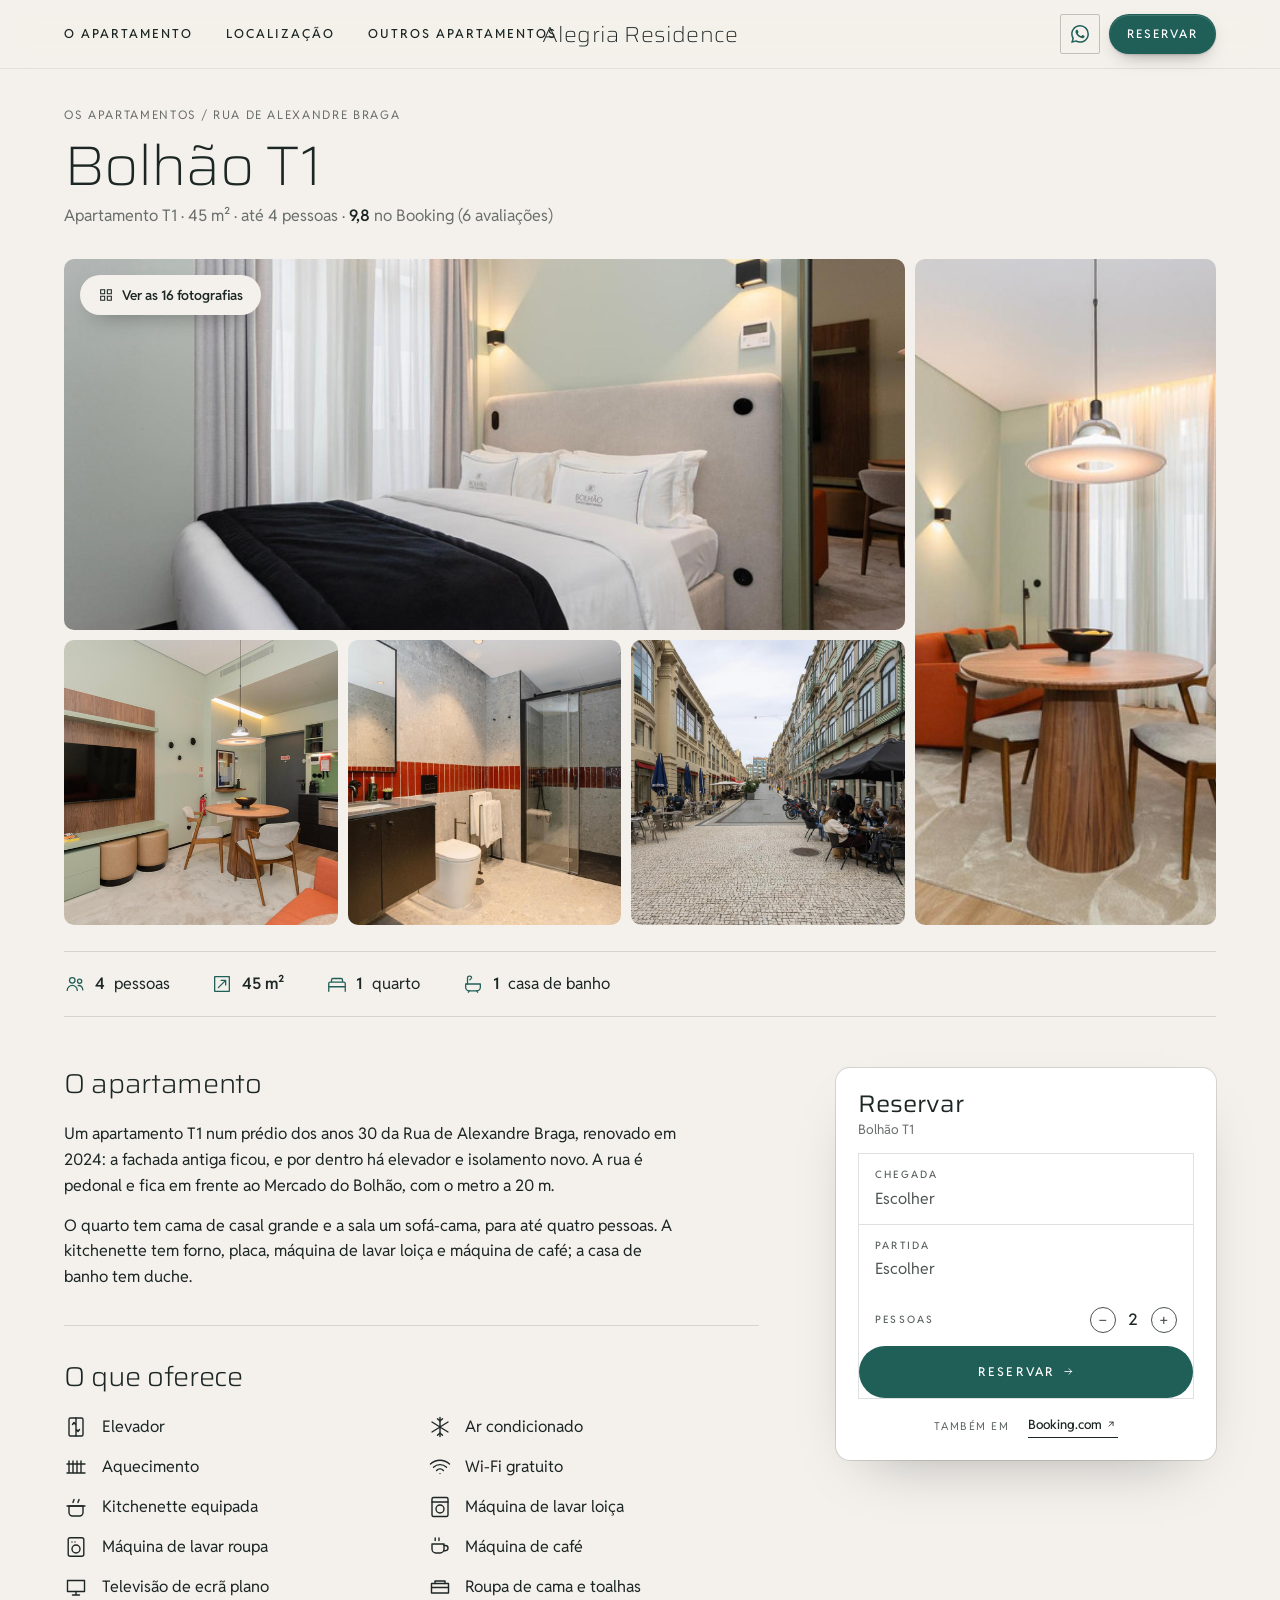
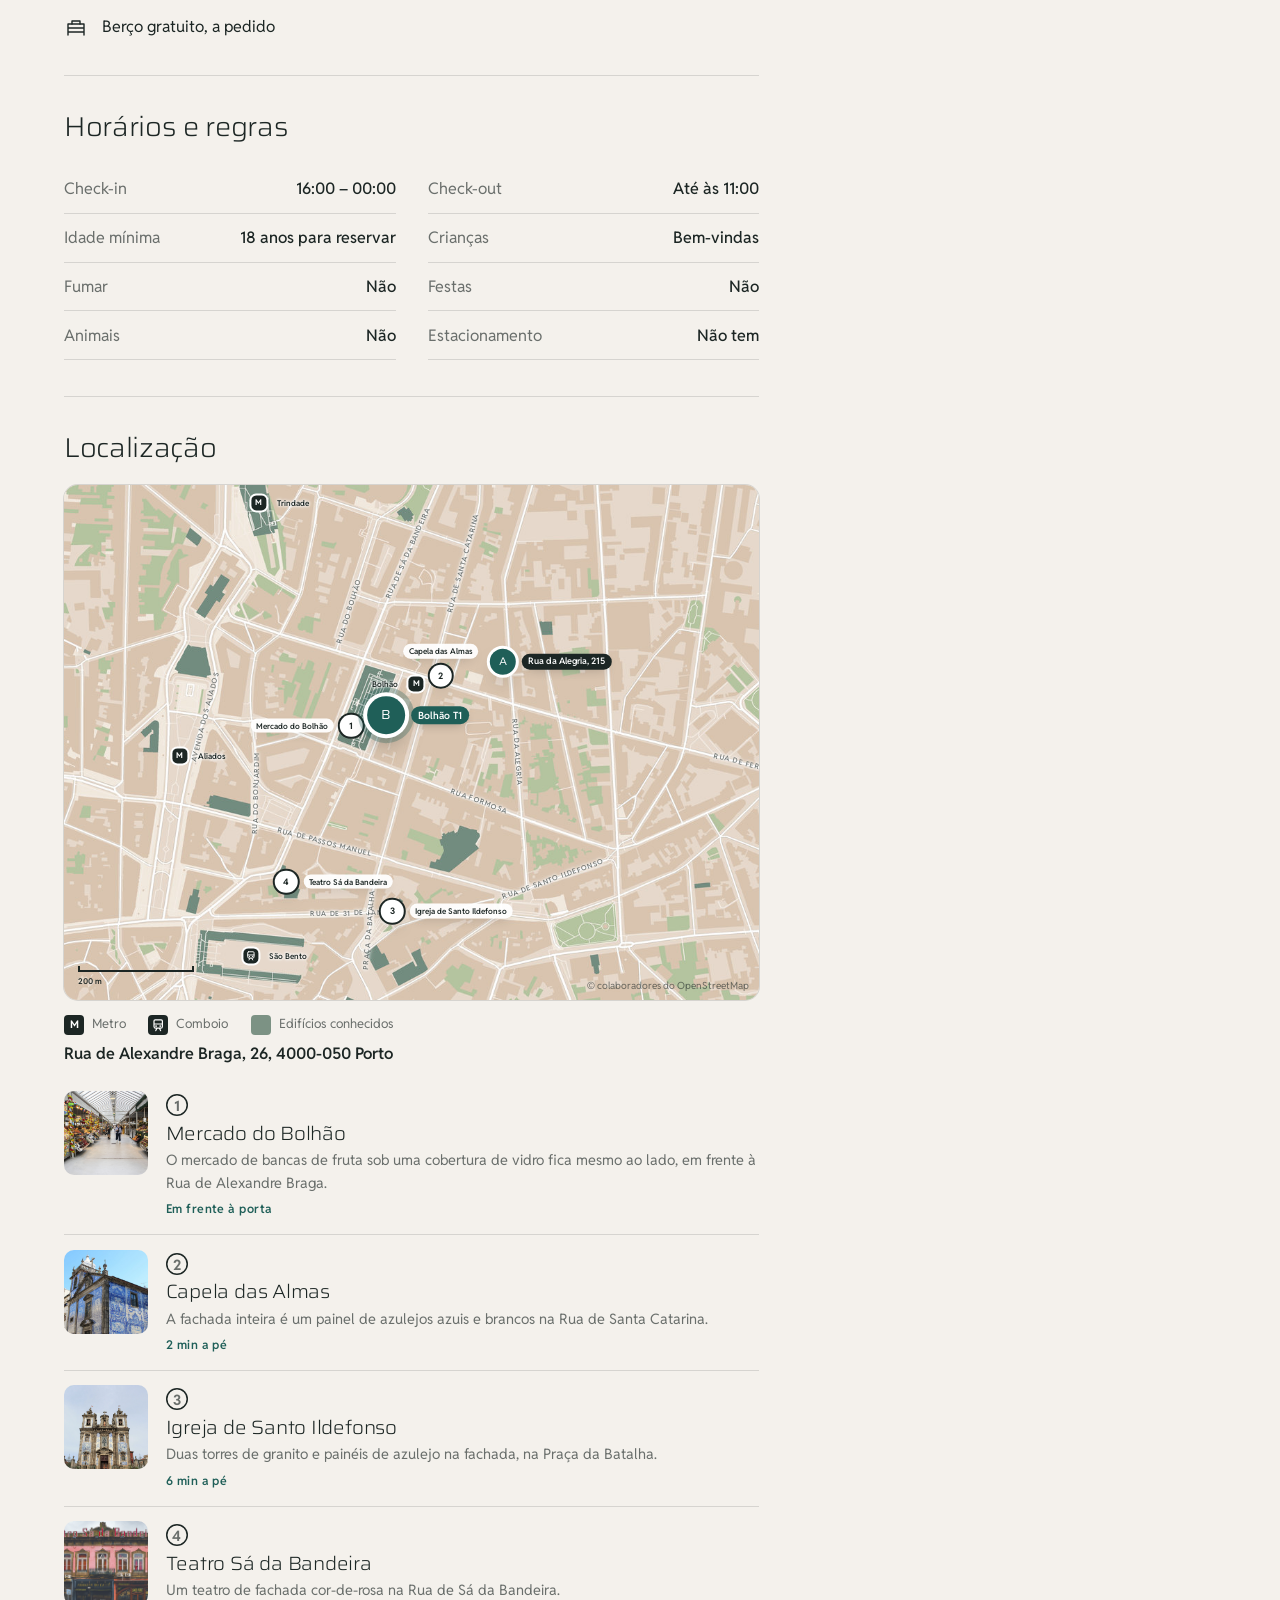
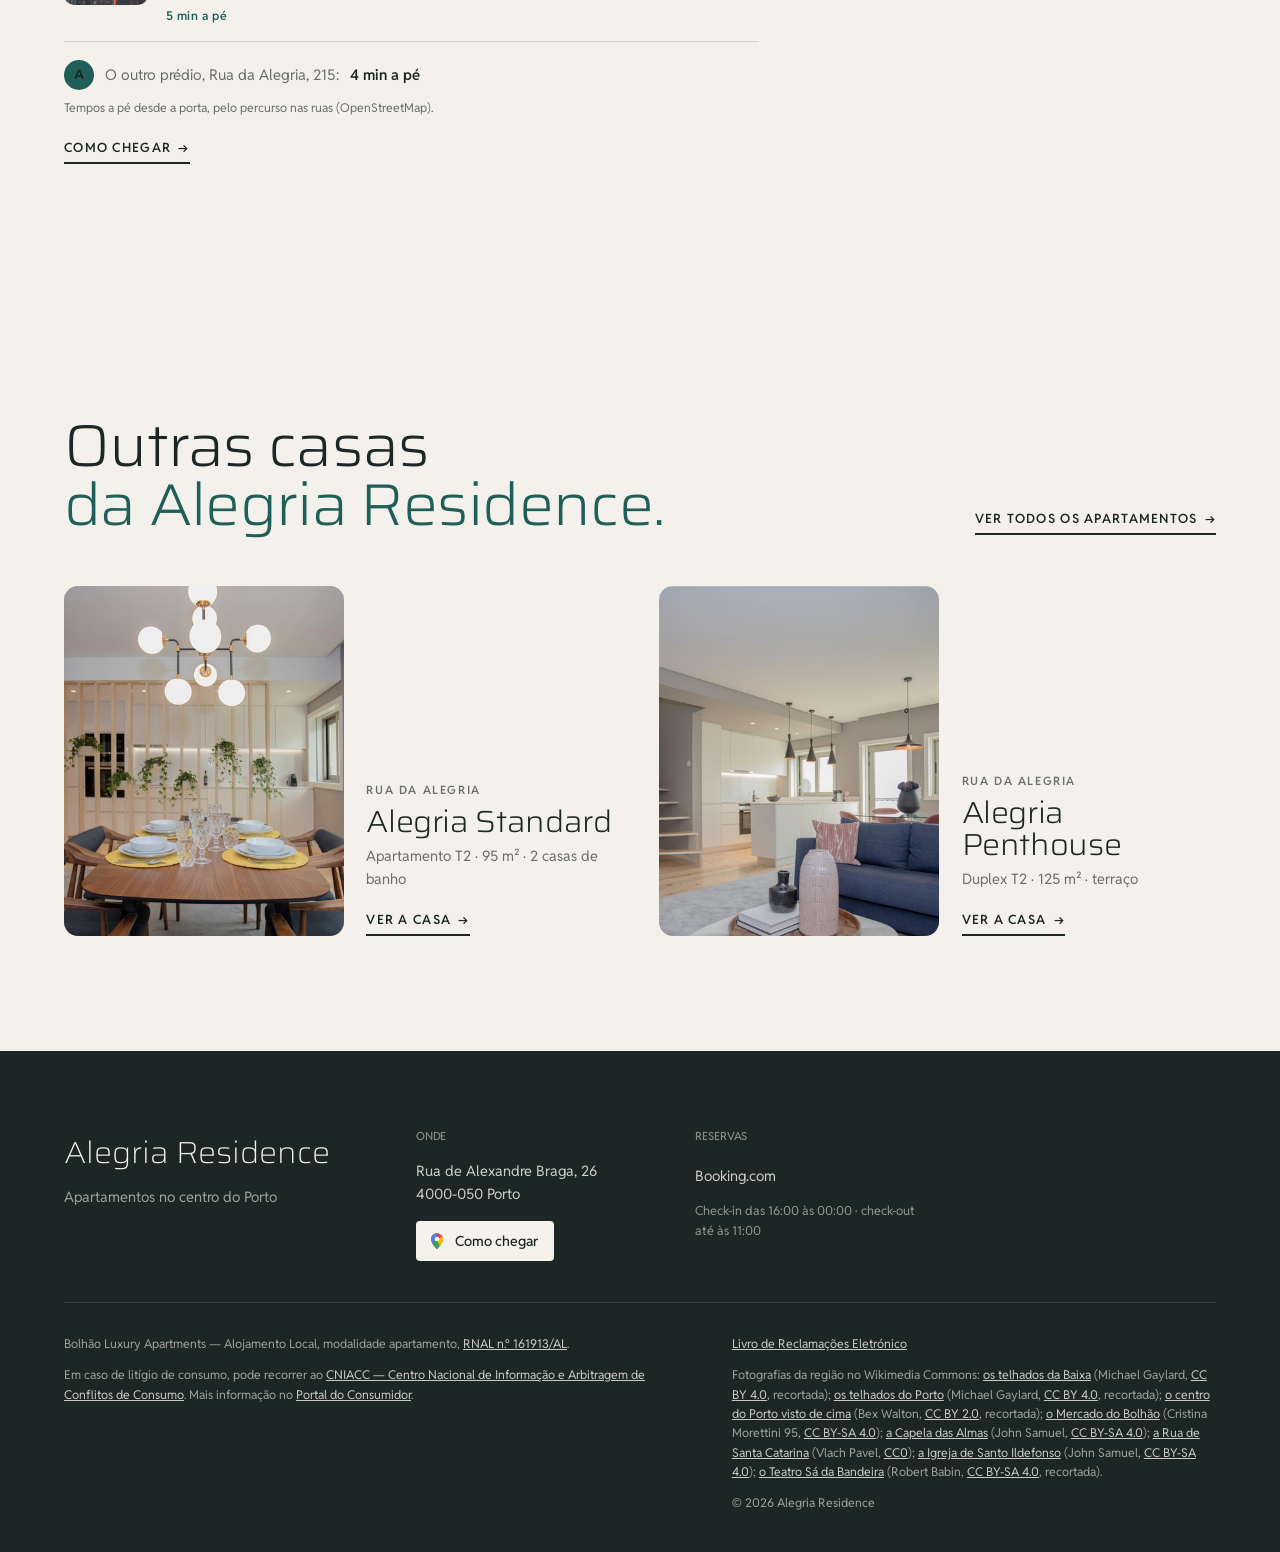
<file: site/bolhao-t1/index.html>
<!doctype html>
<html lang="pt-PT">
<head>
<meta charset="utf-8">
<meta name="viewport" content="width=device-width, initial-scale=1">
<title>Bolhão T1, Porto · Alegria Residence</title>
<meta name="description" content="Apartamento T1 de 45 m² com elevador, numa rua pedonal em frente ao Mercado do Bolhão, no Porto, para até 4 pessoas.">
<meta property="og:title" content="Bolhão T1, Porto · Alegria Residence">
<meta property="og:description" content="Apartamento T1 de 45 m² com elevador, numa rua pedonal em frente ao Mercado do Bolhão, no Porto, para até 4 pessoas.">
<meta property="og:image" content="../assets/img/b-quarto-1-1400.jpg">
<meta name="robots" content="noindex">
<meta name="theme-color" content="#f4f1ec">
<link rel="icon" href="data:image/svg+xml,%3Csvg xmlns='http://www.w3.org/2000/svg' viewBox='0 0 32 32'%3E%3Crect width='32' height='32' rx='6' fill='%231c2624'/%3E%3Ctext x='16' y='22' font-family='Georgia' font-size='17' fill='%23f4f1ec' text-anchor='middle'%3EW%3C/text%3E%3C/svg%3E">
<link rel="preconnect" href="https://fonts.googleapis.com">
<link rel="preconnect" href="https://fonts.gstatic.com" crossorigin>
<link href="https://fonts.googleapis.com/css2?family=Saira:wdth,wght@112,200;112,300;112,400&family=Reddit+Sans:wght@400;500;600&display=swap" rel="stylesheet">
<link rel="stylesheet" href="../assets/base.css">
<link rel="stylesheet" href="../assets/tema.css">
<link rel="stylesheet" href="../assets/agencia.css">
<link rel="stylesheet" href="../assets/agencia-editorial.css">
</head>
<body class="w-base e-base e-site" style="--destaque:#1f5f58;--destaque-2:#16443f;--destaque-claro:#9ab7b4;--escuro:#173532;--escuro-2:#204a46">
<a class="saltar" href="#conteudo">Saltar para o conteúdo</a>

<header class="topo topo--centro w-topo" id="topo">
  <nav class="topo__nav" aria-label="Secções">
    <a href="#casa-t">O apartamento</a>
    <a href="#onde">Localização</a>
    <a href="../apartamentos/index.html">Outros apartamentos</a>
  </nav>
  <a class="topo__marca" href="../index.html" aria-label="Alegria Residence, início">Alegria Residence</a>
  <div class="topo__res"><a class="topo__wpp" href="https://wa.me/?text=Ol%C3%A1%21%20Gostava%20de%20saber%20a%20disponibilidade%20para%20o%20Bolh%C3%A3o%20T1." target="_blank" rel="noopener" aria-label="Falar por WhatsApp"><svg class="i-wpp" viewBox="0 0 24 24" aria-hidden="true"><path d="M17.47 14.38c-.3-.15-1.76-.87-2.03-.97-.27-.1-.47-.15-.67.15-.2.3-.77.97-.94 1.16-.17.2-.35.22-.64.08-.3-.15-1.26-.46-2.39-1.48-.88-.79-1.48-1.76-1.65-2.06-.17-.3-.02-.46.13-.61.13-.13.3-.35.45-.52.15-.17.2-.3.3-.5.1-.2.05-.37-.03-.52-.07-.15-.67-1.61-.92-2.2-.24-.58-.49-.5-.67-.51h-.57c-.2 0-.52.07-.79.37-.27.3-1.04 1.02-1.04 2.48s1.07 2.88 1.21 3.07c.15.2 2.1 3.2 5.08 4.49.71.31 1.26.49 1.7.63.71.22 1.36.19 1.87.12.57-.09 1.76-.72 2-1.41.25-.7.25-1.29.18-1.41-.08-.13-.27-.2-.57-.35ZM12.05 21.79h-.01a9.87 9.87 0 0 1-5.03-1.38l-.36-.21-3.74.98 1-3.65-.24-.37a9.86 9.86 0 0 1-1.51-5.26c0-5.45 4.44-9.88 9.89-9.88 2.64 0 5.12 1.03 6.99 2.9a9.82 9.82 0 0 1 2.89 6.99c0 5.45-4.44 9.88-9.88 9.88Zm8.41-18.3A11.82 11.82 0 0 0 12.05 0C5.5 0 .16 5.34.16 11.89c0 2.1.55 4.14 1.59 5.95L.06 24l6.3-1.65a11.88 11.88 0 0 0 5.68 1.45h.01c6.55 0 11.89-5.34 11.89-11.9a11.82 11.82 0 0 0-3.48-8.41Z"/></svg></a><a class="botao botao--topo" href="#reservar">Reservar</a></div>
</header>

<main id="conteudo">

<div class="largura wb-cab e-bcab">
  <p class="w-migalhas"><a href="../apartamentos/index.html#bolhao">Os apartamentos</a> <span aria-hidden="true">/</span> Rua de Alexandre Braga</p>
  <h1>Bolhão T1</h1>
  <p class="wb-cab__linha">Apartamento T1 · 45 m² · até 4 pessoas · <b>9,8</b> no Booking (6 avaliações)</p>
</div>

<div class="largura e-mos">
  <button type="button" class="e-mos__t0" data-visor="a" data-indice="0" aria-label="Ver as fotografias: Cama com cabeceira estofada, cortinas altas e roupa de cama branca com manta preta"><img src="../assets/img/b-quarto-1-1400.jpg" srcset="../assets/img/b-quarto-1-800.jpg 800w, ../assets/img/b-quarto-1-1400.jpg 1400w, ../assets/img/b-quarto-1-2000.jpg 2000w, ../assets/img/b-quarto-1.jpg 2879w" sizes="(max-width: 760px) 100vw, 60vw" alt="Cama com cabeceira estofada, cortinas altas e roupa de cama branca com manta preta" width="2879" height="1921" decoding="async"></button><button type="button" class="e-mos__t1" data-visor="a" data-indice="5" aria-label="Ver as fotografias: Sala com sofá cor de laranja e mesa redonda sobre tapete, com o quarto ao fundo"><img src="../assets/img/b-sala-1-1400.jpg" srcset="../assets/img/b-sala-1-800.jpg 800w, ../assets/img/b-sala-1-1400.jpg 1400w, ../assets/img/b-sala-1-2000.jpg 2000w, ../assets/img/b-sala-1.jpg 2879w" sizes="(max-width: 760px) 50vw, 25vw" alt="Sala com sofá cor de laranja e mesa redonda sobre tapete, com o quarto ao fundo" width="2879" height="1921" decoding="async"></button><button type="button" class="e-mos__t2" data-visor="a" data-indice="8" aria-label="Ver as fotografias: Painel de TV em madeira, móvel verde e kitchenette preta ao fundo"><img src="../assets/img/b-cozinha-2-1400.jpg" srcset="../assets/img/b-cozinha-2-800.jpg 800w, ../assets/img/b-cozinha-2-1400.jpg 1400w, ../assets/img/b-cozinha-2-2000.jpg 2000w, ../assets/img/b-cozinha-2.jpg 2879w" sizes="(max-width: 760px) 50vw, 25vw" alt="Painel de TV em madeira, móvel verde e kitchenette preta ao fundo" width="2879" height="1921" decoding="async"></button><button type="button" class="e-mos__t3" data-visor="a" data-indice="9" aria-label="Ver as fotografias: Casa de banho com duche de vidro, azulejo vermelho e pedra clara"><img src="../assets/img/b-wc-2-1400.jpg" srcset="../assets/img/b-wc-2-800.jpg 800w, ../assets/img/b-wc-2-1400.jpg 1400w, ../assets/img/b-wc-2.jpg 1921w" sizes="(max-width: 760px) 50vw, 25vw" alt="Casa de banho com duche de vidro, azulejo vermelho e pedra clara" width="1921" height="2879" decoding="async"></button><button type="button" class="e-mos__t4" data-visor="a" data-indice="13" aria-label="Ver as fotografias: Rua pedonal de calçada com esplanadas e edifícios neoclássicos do Bolhão"><img src="../assets/img/b-rua-1-1400.jpg" srcset="../assets/img/b-rua-1-800.jpg 800w, ../assets/img/b-rua-1-1400.jpg 1400w, ../assets/img/b-rua-1.jpg 1921w" sizes="(max-width: 760px) 50vw, 25vw" alt="Rua pedonal de calçada com esplanadas e edifícios neoclássicos do Bolhão" width="1921" height="2879" decoding="async"></button>
  <button type="button" class="e-mos__todas" data-album="a"><svg viewBox="0 0 24 24" aria-hidden="true"><path d="M4 4h6v6H4zM14 4h6v6h-6zM4 14h6v6H4zM14 14h6v6h-6z"/></svg>Ver as 16 fotografias</button>
</div>

<div class="largura"><ul class="e-faixa"><li><svg viewBox="0 0 24 24" aria-hidden="true"><circle cx="9" cy="8" r="3"/><path d="M3.5 19c0-3 2.5-5.5 5.5-5.5s5.5 2.5 5.5 5.5"/><circle cx="17" cy="9" r="2.3"/><path d="M15.5 13.7c2.7-.4 5 1.7 5 4.8"/></svg><b>4</b> pessoas</li><li><svg viewBox="0 0 24 24" aria-hidden="true"><path d="M4 4h16v16H4z"/><path d="M8 16 16 8M11 8h5v5"/></svg><b>45 m²</b> </li><li><svg viewBox="0 0 24 24" aria-hidden="true"><path d="M3 18v-6.5A1.5 1.5 0 0 1 4.5 10h15a1.5 1.5 0 0 1 1.5 1.5V18M3 15h18M3 18v2M21 18v2M6 10V7.5A1.5 1.5 0 0 1 7.5 6h9A1.5 1.5 0 0 1 18 7.5V10"/></svg><b>1</b> quarto</li><li><svg viewBox="0 0 24 24" aria-hidden="true"><path d="M4 12h16v3.5a4 4 0 0 1-4 4H8a4 4 0 0 1-4-4z"/><path d="M6 12V5.5A2 2 0 0 1 8 3.5h.5a2 2 0 0 1 2 2"/><path d="M8.5 7.5l1-1M7 21l1-1.6M17 21l-1-1.6"/></svg><b>1</b> casa de banho</li></ul></div>

<div class="largura wb-g e-bg">
  <div class="wb-ficha">
    <section class="wb-blk" aria-labelledby="casa-t">
      <h2 id="casa-t">O apartamento</h2>
      <div class="wb-texto"><p>Um apartamento T1 num prédio dos anos 30 da Rua de Alexandre Braga, renovado em 2024: a fachada antiga ficou, e por dentro há elevador e isolamento novo. A rua é pedonal e fica em frente ao Mercado do Bolhão, com o metro a 20 m.</p><p>O quarto tem cama de casal grande e a sala um sofá-cama, para até quatro pessoas. A kitchenette tem forno, placa, máquina de lavar loiça e máquina de café; a casa de banho tem duche.</p></div>
    </section>
    <section class="wb-blk" aria-labelledby="tem-t">
      <h2 id="tem-t">O que oferece</h2>
      <ul class="wb-comod"><li><svg viewBox="0 0 24 24" aria-hidden="true"><rect x="5" y="3" width="14" height="18" rx="1.5"/><path d="M12 3v18M8.5 9.5l1.5-2 1.5 2M12.5 14.5l1.5 2 1.5-2"/></svg><span>Elevador</span></li><li><svg viewBox="0 0 24 24" aria-hidden="true"><path d="M12 2.5v19M4 7l16 10M20 7L4 17"/><path d="M9.5 3.8L12 6l2.5-2.2M9.5 20.2L12 18l2.5 2.2"/></svg><span>Ar condicionado</span></li><li><svg viewBox="0 0 24 24" aria-hidden="true"><path d="M5 6v12M9 6v12M13 6v12M17 6v12M3 18h18M3 9h18"/></svg><span>Aquecimento</span></li><li><svg viewBox="0 0 24 24" aria-hidden="true"><path d="M2.5 9a14 14 0 0 1 19 0M5.5 12.2a9.5 9.5 0 0 1 13 0M8.6 15.4a5 5 0 0 1 6.8 0"/><path d="M12 18.6h.01"/></svg><span>Wi-Fi gratuito</span></li><li><svg viewBox="0 0 24 24" aria-hidden="true"><path d="M5 11h14v6.5A3.5 3.5 0 0 1 15.5 21h-7A3.5 3.5 0 0 1 5 17.5z"/><path d="M3 11h18M9 7.5c0-1.5 1-1.5 1-3M14 7.5c0-1.5 1-1.5 1-3"/></svg><span>Kitchenette equipada</span></li><li><svg viewBox="0 0 24 24" aria-hidden="true"><rect x="4" y="2.5" width="16" height="19" rx="1.5"/><path d="M4 7h16"/><circle cx="12" cy="14" r="4"/></svg><span>Máquina de lavar loiça</span></li><li><svg viewBox="0 0 24 24" aria-hidden="true"><rect x="4.2" y="2.8" width="15.6" height="18.4" rx="2"/><circle cx="12" cy="14" r="4"/><path d="M8 7h.01M11 7h.01"/></svg><span>Máquina de lavar roupa</span></li><li><svg viewBox="0 0 24 24" aria-hidden="true"><path d="M4 9h12v5a4 4 0 0 1-4 4H8a4 4 0 0 1-4-4V9Z"/><path d="M16 10.5h1.4a2.6 2.6 0 0 1 0 5.2H16"/><path d="M7.2 3v2.6M11 3v2.6"/></svg><span>Máquina de café</span></li><li><svg viewBox="0 0 24 24" aria-hidden="true"><path d="M3.5 5.5h17v11h-17z"/><path d="M8.5 20h7M12 16.5V20"/></svg><span>Televisão de ecrã plano</span></li><li><svg viewBox="0 0 24 24" aria-hidden="true"><path d="M3.5 8.5h17v9.5h-17z"/><path d="M3.5 12.5h17M7 8.5V6h10v2.5"/></svg><span>Roupa de cama e toalhas</span></li><li><svg viewBox="0 0 24 24" aria-hidden="true"><path d="M4 9h16v8H4zM4 17v3M20 17v3M4 13h16"/><path d="M8 9V6h8v3"/></svg><span>Berço gratuito, a pedido</span></li></ul>
    </section>
    <section class="wb-blk" aria-labelledby="hor-t">
      <h2 id="hor-t">Horários e regras</h2>
      <dl class="wb-hor"><div><dt>Check-in</dt><dd>16:00 – 00:00</dd></div><div><dt>Check-out</dt><dd>Até às 11:00</dd></div><div><dt>Idade mínima</dt><dd>18 anos para reservar</dd></div><div><dt>Crianças</dt><dd>Bem-vindas</dd></div><div><dt>Fumar</dt><dd>Não</dd></div><div><dt>Festas</dt><dd>Não</dd></div><div><dt>Animais</dt><dd>Não</dd></div><div><dt>Estacionamento</dt><dd>Não tem</dd></div></dl>
    </section>
    <section class="wb-blk e-onde e-onde--base" id="onde" aria-labelledby="onde-t">
      <h2 id="onde-t">Localização</h2>
      <div class="e-mapa__col">
        <figure class="e-mapa" style="--ar:1.3504">
          <img src="../assets/img/mapa-a.jpg" srcset="../assets/img/mapa-a-800.jpg 1000w, ../assets/img/mapa-a.jpg 2000w" sizes="(max-width: 900px) 100vw, 55vw" alt="Mapa à volta de Bolhão T1, em Rua de Alexandre Braga, 26, com as ruas, as estações e os lugares perto" width="2000" height="1481" loading="lazy">
          <span class="e-rua" style="left:57.45%;top:15.15%;--a:-74.8deg">Rua de Santa Catarina</span><span class="e-rua" style="left:49.55%;top:13.27%;--a:-66.3deg">Rua de Sá da Bandeira</span><span class="e-rua" style="left:37.47%;top:69.37%;--a:14.5deg">Rua de Passos Manuel</span><span class="e-rua" style="left:59.74%;top:61.47%;--a:20.6deg">Rua Formosa</span><span class="e-rua" style="left:65.14%;top:51.79%;--a:85.7deg">Rua da Alegria</span><span class="e-rua" style="left:20.28%;top:45.14%;--a:-75.5deg">Avenida dos Aliados</span><span class="e-rua" style="left:70.38%;top:76.58%;--a:-19.8deg">Rua de Santo Ildefonso</span><span class="e-rua" style="left:27.6%;top:59.74%;--a:-88.6deg">Rua do Bonjardim</span><span class="e-rua" style="left:42.06%;top:83.14%;--a:-1.3deg">Rua de 31 de Janeiro</span><span class="e-rua" style="left:40.94%;top:24.41%;--a:-72.8deg">Rua do Bolhão</span><span class="e-rua" style="left:43.81%;top:86.52%;--a:-85.0deg">Praça da Batalha</span><span class="e-rua" style="left:101.11%;top:55.26%;--a:14.3deg">Rua de Fernandes Tomás</span><span class="e-pin e-pin--est e-pin--metro e-pin--d" style="left:27.98%;top:3.45%"><b>M</b><span class="e-pin__n">Trindade</span></span><span class="e-pin e-pin--est e-pin--metro e-pin--e" style="left:50.66%;top:38.71%"><b>M</b><span class="e-pin__n">Bolhão</span></span><span class="e-pin e-pin--est e-pin--metro e-pin--d" style="left:16.65%;top:52.62%"><b>M</b><span class="e-pin__n">Aliados</span></span><span class="e-pin e-pin--est e-pin--comboio e-pin--d" style="left:26.85%;top:91.48%"><b><svg viewBox="0 0 24 24" aria-hidden="true"><path d="M7 3h10a2 2 0 0 1 2 2v9a3 3 0 0 1-3 3H8a3 3 0 0 1-3-3V5a2 2 0 0 1 2-2zM5 10h14M8 21l2-4M16 21l-2-4"/><circle cx="8.5" cy="13.5" r=".6"/><circle cx="15.5" cy="13.5" r=".6"/></svg></b><span class="e-pin__n">São Bento</span></span><span class="e-pin e-pin--lugar e-pin--e" style="left:41.33%;top:46.76%" data-b="bolhao"><b>1</b><span class="e-pin__n">Mercado do Bolhão</span></span><span class="e-pin e-pin--lugar e-pin--c" style="left:54.21%;top:37.07%" data-b="capela"><b>2</b><span class="e-pin__n">Capela das Almas</span></span><span class="e-pin e-pin--lugar e-pin--d" style="left:47.24%;top:82.77%" data-b="ildefonso"><b>3</b><span class="e-pin__n">Igreja de Santo Ildefonso</span></span><span class="e-pin e-pin--lugar e-pin--d" style="left:31.96%;top:77.07%" data-b="teatro"><b>4</b><span class="e-pin__n">Teatro Sá da Bandeira</span></span><span class="e-pin e-pin--predio e-pin--d" style="left:63.13%;top:34.36%"><b>A</b><span class="e-pin__n">Rua da Alegria, 215</span></span><span class="e-pin e-pin--predio e-pin--casa e-pin--d" style="left:46.37%;top:44.75%"><b>B</b><span class="e-pin__n">Bolhão T1</span></span>
          <span class="e-escala" style="--l:16.67"><i></i>200 m</span>
          <figcaption>© colaboradores do OpenStreetMap</figcaption>
        </figure>
        <ul class="e-legenda"><li><b class="e-lg e-lg--metro">M</b>Metro</li><li><b class="e-lg e-lg--comboio"><svg viewBox="0 0 24 24" aria-hidden="true"><path d="M7 3h10a2 2 0 0 1 2 2v9a3 3 0 0 1-3 3H8a3 3 0 0 1-3-3V5a2 2 0 0 1 2-2zM5 10h14M8 21l2-4M16 21l-2-4"/><circle cx="8.5" cy="13.5" r=".6"/><circle cx="15.5" cy="13.5" r=".6"/></svg></b>Comboio</li><li><b class="e-lg e-lg--edif"></b>Edifícios conhecidos</li></ul>
      </div>
      <div class="e-bairro__t"><p class="w-morada">Rua de Alexandre Braga, 26, 4000-050 Porto</p>
        <ol class="e-bl"><li data-b="bolhao">
          <figure style="--ar:1.3319"><button type="button" data-visor="bairro" data-indice="0" aria-label="Ver em grande: Interior do Mercado do Bolhão, com bancas de fruta e a cobertura de vidro"><img src="../assets/img/zona-bolhao-1400.jpg" srcset="../assets/img/zona-bolhao-800.jpg 800w, ../assets/img/zona-bolhao-1400.jpg 1400w, ../assets/img/zona-bolhao-2000.jpg 2000w, ../assets/img/zona-bolhao.jpg 2400w" sizes="(max-width: 760px) 30vw, 12vw" alt="Interior do Mercado do Bolhão, com bancas de fruta e a cobertura de vidro" width="2400" height="1802" loading="lazy" decoding="async"></button></figure>
          <div><p class="e-bl__n">1</p><h3>Mercado do Bolhão</h3><p>O mercado de bancas de fruta sob uma cobertura de vidro fica mesmo ao lado, em frente à Rua de Alexandre Braga.</p><small>Em frente à porta</small></div>
        </li><li data-b="capela">
          <figure style="--ar:1.5000"><button type="button" data-visor="bairro" data-indice="1" aria-label="Ver em grande: Fachada da Capela das Almas coberta de azulejos azuis e brancos"><img src="../assets/img/zona-capela-1400.jpg" srcset="../assets/img/zona-capela-800.jpg 800w, ../assets/img/zona-capela-1400.jpg 1400w, ../assets/img/zona-capela-2000.jpg 2000w, ../assets/img/zona-capela.jpg 2400w" sizes="(max-width: 760px) 30vw, 12vw" alt="Fachada da Capela das Almas coberta de azulejos azuis e brancos" width="2400" height="1600" loading="lazy" decoding="async"></button></figure>
          <div><p class="e-bl__n">2</p><h3>Capela das Almas</h3><p>A fachada inteira é um painel de azulejos azuis e brancos na Rua de Santa Catarina.</p><small>2 min a pé</small></div>
        </li><li data-b="ildefonso">
          <figure style="--ar:1.5000"><button type="button" data-visor="bairro" data-indice="3" aria-label="Ver em grande: Igreja de Santo Ildefonso, de duas torres, com painéis de azulejo na fachada"><img src="../assets/img/zona-ildefonso-1400.jpg" srcset="../assets/img/zona-ildefonso-800.jpg 800w, ../assets/img/zona-ildefonso-1400.jpg 1400w, ../assets/img/zona-ildefonso-2000.jpg 2000w, ../assets/img/zona-ildefonso.jpg 2400w" sizes="(max-width: 760px) 30vw, 12vw" alt="Igreja de Santo Ildefonso, de duas torres, com painéis de azulejo na fachada" width="2400" height="1600" loading="lazy" decoding="async"></button></figure>
          <div><p class="e-bl__n">3</p><h3>Igreja de Santo Ildefonso</h3><p>Duas torres de granito e painéis de azulejo na fachada, na Praça da Batalha.</p><small>6 min a pé</small></div>
        </li><li data-b="teatro">
          <figure style="--ar:2.2222"><button type="button" data-visor="bairro" data-indice="4" aria-label="Ver em grande: Fachada cor-de-rosa do Teatro Sá da Bandeira com o nome em letras no topo"><img src="../assets/img/zona-teatro-1400.jpg" srcset="../assets/img/zona-teatro-800.jpg 800w, ../assets/img/zona-teatro-1400.jpg 1400w, ../assets/img/zona-teatro-2000.jpg 2000w, ../assets/img/zona-teatro.jpg 2400w" sizes="(max-width: 760px) 30vw, 12vw" alt="Fachada cor-de-rosa do Teatro Sá da Bandeira com o nome em letras no topo" width="2400" height="1080" loading="lazy" decoding="async"></button></figure>
          <div><p class="e-bl__n">4</p><h3>Teatro Sá da Bandeira</h3><p>Um teatro de fachada cor-de-rosa na Rua de Sá da Bandeira.</p><small>5 min a pé</small></div>
        </li></ol>
        <p class="e-entre"><b class="e-letra">A</b> O outro prédio, Rua da Alegria, 215: <b>4 min a pé</b></p>
        <p class="w-nota">Tempos a pé desde a porta, pelo percurso nas ruas (OpenStreetMap).</p>
        <a class="w-link" href="https://www.google.com/maps/dir/?api=1&destination=41.14922,-8.60672" target="_blank" rel="noopener">Como chegar <span class="w-seta" aria-hidden="true">→</span></a></div>
    </section>
  </div>
  <aside class="wb-lado" aria-label="Reservar">
    <div class="wb-cartao">
      <p class="wb-cartao__t">Reservar <span>Bolhão T1</span></p>
      <form class="rb rb--cartao" id="reservar" data-casas="[{&quot;url&quot;: &quot;https://www.booking.com/hotel/pt/bolhao-luxury-apartments.pt-pt.html&quot;, &quot;max&quot;: 4, &quot;nome&quot;: &quot;Bolhão T1&quot;}]" data-sel="0">
      <button type="button" class="rb__campo" data-campo="in"><span>Chegada</span><b>Escolher</b></button>
      <button type="button" class="rb__campo" data-campo="out"><span>Partida</span><b>Escolher</b></button>
      <div class="rb__campo rb__pessoas"><span>Pessoas</span><div><button type="button" data-passo="-1" aria-label="Menos uma pessoa">−</button><output>2</output><button type="button" data-passo="1" aria-label="Mais uma pessoa">+</button></div></div>
      <a class="botao botao--seta rb__ir" href="https://www.booking.com/hotel/pt/bolhao-luxury-apartments.pt-pt.html" target="_blank" rel="noopener">Reservar</a>
      <div class="rb__cal" hidden></div>
    </form>
      <p class="w-atalhos"><span>Também em</span><a href="https://www.booking.com/hotel/pt/bolhao-luxury-apartments.pt-pt.html" target="_blank" rel="noopener">Booking.com <svg class="w-fora" viewBox="0 0 24 24" aria-hidden="true"><path d="M8 16 16 8M9 8h7v7"/></svg></a></p>
    </div>
  </aside>
</div>

<section class="w-sec e-outras" aria-labelledby="outras-t">
  <div class="largura">
    <div class="w-outras__cab"><header class="w-cab "><h2 class="w-titulo" id="outras-t">Outras casas <em>da Alegria Residence.</em></h2></header><a class="w-link" href="../apartamentos/index.html">Ver todos os apartamentos <span class="w-seta" aria-hidden="true">→</span></a></div>
    <div class="e-outras__g"><a class="e-out" href="../alegria-standard/index.html">
        <figure style="--ar:1.5046"><img src="../assets/img/s-sala-jantar-02-1400.jpg" srcset="../assets/img/s-sala-jantar-02-800.jpg 800w, ../assets/img/s-sala-jantar-02-1400.jpg 1400w, ../assets/img/s-sala-jantar-02-2000.jpg 2000w, ../assets/img/s-sala-jantar-02.jpg 2460w" sizes="(max-width: 760px) 92vw, 40vw" alt="Mesa de jantar posta junto à cozinha" width="2460" height="1635" loading="lazy" decoding="async"></figure>
        <div><p class="w-eti">Rua da Alegria</p><h3>Alegria Standard</h3><p>Apartamento T2 · 95 m² · 2 casas de banho</p><span class="w-link">Ver a casa <span class="w-seta" aria-hidden="true">→</span></span></div>
      </a><a class="e-out" href="../alegria-penthouse/index.html">
        <figure style="--ar:1.4793"><img src="../assets/img/p-sala-01-1400.jpg" srcset="../assets/img/p-sala-01-800.jpg 800w, ../assets/img/p-sala-01-1400.jpg 1400w, ../assets/img/p-sala-01-2000.jpg 2000w, ../assets/img/p-sala-01.jpg 2460w" sizes="(max-width: 760px) 92vw, 40vw" alt="Sala com sofá e cadeirões" width="2460" height="1663" loading="lazy" decoding="async"></figure>
        <div><p class="w-eti">Rua da Alegria</p><h3>Alegria Penthouse</h3><p>Duplex T2 · 125 m² · terraço</p><span class="w-link">Ver a casa <span class="w-seta" aria-hidden="true">→</span></span></div>
      </a></div>
  </div>
</section>

<div class="alb" id="alb-a" role="dialog" aria-modal="true" aria-label="Todas as fotografias de Bolhão T1" hidden>
  <div class="alb__cab"><p class="alb__nome">Bolhão T1 <small>16 fotografias</small></p><nav class="alb__ind" aria-label="Divisões"><a href="#alb-a-quarto">Quarto</a><a href="#alb-a-sala">Sala e cozinha</a><a href="#alb-a-wc">Casa de banho</a><a href="#alb-a-edificio">O prédio e a rua</a></nav><button type="button" class="alb__x" aria-label="Fechar"><svg viewBox="0 0 24 24"><path d="M5 5l14 14M19 5L5 19"/></svg></button></div>
  <div class="alb__corpo"><section class="alb__div" id="alb-a-quarto"><h3>Quarto <small>4</small></h3><div class="alb__fotos"><button type="button" style="--ar:1.4987" data-visor="a-quarto" data-indice="0" aria-label="Ver em grande: Cama com cabeceira estofada, cortinas altas e roupa de cama branca com manta preta"><img src="../assets/img/b-quarto-1-1400.jpg" srcset="../assets/img/b-quarto-1-800.jpg 800w, ../assets/img/b-quarto-1-1400.jpg 1400w, ../assets/img/b-quarto-1-2000.jpg 2000w, ../assets/img/b-quarto-1.jpg 2879w" sizes="(max-width: 760px) 92vw, 40vw" alt="Cama com cabeceira estofada, cortinas altas e roupa de cama branca com manta preta" width="2879" height="1921" loading="lazy" decoding="async"></button><button type="button" style="--ar:1.4987" data-visor="a-quarto" data-indice="1" aria-label="Ver em grande: Cabeceira com roupa de cama bordada Bolhão Luxury Apartments"><img src="../assets/img/b-quarto-2-1400.jpg" srcset="../assets/img/b-quarto-2-800.jpg 800w, ../assets/img/b-quarto-2-1400.jpg 1400w, ../assets/img/b-quarto-2-2000.jpg 2000w, ../assets/img/b-quarto-2.jpg 2879w" sizes="(max-width: 760px) 92vw, 40vw" alt="Cabeceira com roupa de cama bordada Bolhão Luxury Apartments" width="2879" height="1921" loading="lazy" decoding="async"></button><button type="button" style="--ar:1.4987" data-visor="a-quarto" data-indice="2" aria-label="Ver em grande: Cama com banco de couro entrançado e armário escuro com TV embutida"><img src="../assets/img/b-quarto-4-1400.jpg" srcset="../assets/img/b-quarto-4-800.jpg 800w, ../assets/img/b-quarto-4-1400.jpg 1400w, ../assets/img/b-quarto-4-2000.jpg 2000w, ../assets/img/b-quarto-4.jpg 2879w" sizes="(max-width: 760px) 92vw, 40vw" alt="Cama com banco de couro entrançado e armário escuro com TV embutida" width="2879" height="1921" loading="lazy" decoding="async"></button><button type="button" style="--ar:1.4987" data-visor="a-quarto" data-indice="3" aria-label="Ver em grande: Armário escuro com TV embutida e cama com cortinas altas"><img src="../assets/img/b-quarto-6-1400.jpg" srcset="../assets/img/b-quarto-6-800.jpg 800w, ../assets/img/b-quarto-6-1400.jpg 1400w, ../assets/img/b-quarto-6-2000.jpg 2000w, ../assets/img/b-quarto-6.jpg 2879w" sizes="(max-width: 760px) 92vw, 40vw" alt="Armário escuro com TV embutida e cama com cortinas altas" width="2879" height="1921" loading="lazy" decoding="async"></button></div></section><section class="alb__div" id="alb-a-sala"><h3>Sala e cozinha <small>5</small></h3><div class="alb__fotos"><button type="button" style="--ar:1.4987" data-visor="a-sala" data-indice="0" aria-label="Ver em grande: Sala do apartamento com sofá cor de laranja, mesa redonda em nogueira e painel de TV em madeira"><img src="../assets/img/b-capa-1400.jpg" srcset="../assets/img/b-capa-800.jpg 800w, ../assets/img/b-capa-1400.jpg 1400w, ../assets/img/b-capa-2000.jpg 2000w, ../assets/img/b-capa.jpg 2879w" sizes="(max-width: 760px) 92vw, 40vw" alt="Sala do apartamento com sofá cor de laranja, mesa redonda em nogueira e painel de TV em madeira" width="2879" height="1921" loading="lazy" decoding="async"></button><button type="button" style="--ar:1.4987" data-visor="a-sala" data-indice="1" aria-label="Ver em grande: Sala com sofá cor de laranja e mesa redonda sobre tapete, com o quarto ao fundo"><img src="../assets/img/b-sala-1-1400.jpg" srcset="../assets/img/b-sala-1-800.jpg 800w, ../assets/img/b-sala-1-1400.jpg 1400w, ../assets/img/b-sala-1-2000.jpg 2000w, ../assets/img/b-sala-1.jpg 2879w" sizes="(max-width: 760px) 92vw, 40vw" alt="Sala com sofá cor de laranja e mesa redonda sobre tapete, com o quarto ao fundo" width="2879" height="1921" loading="lazy" decoding="async"></button><button type="button" style="--ar:0.6672" data-visor="a-sala" data-indice="2" aria-label="Ver em grande: Sofá cor de laranja com almofadas e candeeiro de parede"><img src="../assets/img/b-sala-d1-1400.jpg" srcset="../assets/img/b-sala-d1-800.jpg 800w, ../assets/img/b-sala-d1-1400.jpg 1400w, ../assets/img/b-sala-d1.jpg 1921w" sizes="(max-width: 760px) 92vw, 40vw" alt="Sofá cor de laranja com almofadas e candeeiro de parede" width="1921" height="2879" loading="lazy" decoding="async"></button><button type="button" style="--ar:1.4987" data-visor="a-sala" data-indice="3" aria-label="Ver em grande: Kitchenette preta, sofá cor de laranja e mesa redonda"><img src="../assets/img/b-cozinha-1-1400.jpg" srcset="../assets/img/b-cozinha-1-800.jpg 800w, ../assets/img/b-cozinha-1-1400.jpg 1400w, ../assets/img/b-cozinha-1-2000.jpg 2000w, ../assets/img/b-cozinha-1.jpg 2879w" sizes="(max-width: 760px) 92vw, 40vw" alt="Kitchenette preta, sofá cor de laranja e mesa redonda" width="2879" height="1921" loading="lazy" decoding="async"></button><button type="button" style="--ar:1.4987" data-visor="a-sala" data-indice="4" aria-label="Ver em grande: Painel de TV em madeira, móvel verde e kitchenette preta ao fundo"><img src="../assets/img/b-cozinha-2-1400.jpg" srcset="../assets/img/b-cozinha-2-800.jpg 800w, ../assets/img/b-cozinha-2-1400.jpg 1400w, ../assets/img/b-cozinha-2-2000.jpg 2000w, ../assets/img/b-cozinha-2.jpg 2879w" sizes="(max-width: 760px) 92vw, 40vw" alt="Painel de TV em madeira, móvel verde e kitchenette preta ao fundo" width="2879" height="1921" loading="lazy" decoding="async"></button></div></section><section class="alb__div" id="alb-a-wc"><h3>Casa de banho <small>2</small></h3><div class="alb__fotos"><button type="button" style="--ar:0.6672" data-visor="a-wc" data-indice="0" aria-label="Ver em grande: Casa de banho com duche de vidro, azulejo vermelho e pedra clara"><img src="../assets/img/b-wc-2-1400.jpg" srcset="../assets/img/b-wc-2-800.jpg 800w, ../assets/img/b-wc-2-1400.jpg 1400w, ../assets/img/b-wc-2.jpg 1921w" sizes="(max-width: 760px) 92vw, 40vw" alt="Casa de banho com duche de vidro, azulejo vermelho e pedra clara" width="1921" height="2879" loading="lazy" decoding="async"></button><button type="button" style="--ar:0.6672" data-visor="a-wc" data-indice="1" aria-label="Ver em grande: Casa de banho em pedra clara e azulejo vermelho com lavatório suspenso preto"><img src="../assets/img/b-wc-1-1400.jpg" srcset="../assets/img/b-wc-1-800.jpg 800w, ../assets/img/b-wc-1-1400.jpg 1400w, ../assets/img/b-wc-1.jpg 1921w" sizes="(max-width: 760px) 92vw, 40vw" alt="Casa de banho em pedra clara e azulejo vermelho com lavatório suspenso preto" width="1921" height="2879" loading="lazy" decoding="async"></button></div></section><section class="alb__div" id="alb-a-edificio"><h3>O prédio e a rua <small>5</small></h3><div class="alb__fotos"><button type="button" style="--ar:0.6672" data-visor="a-edificio" data-indice="0" aria-label="Ver em grande: Fachada do edifício do Bolhão com azulejo verde e janelas trabalhadas"><img src="../assets/img/b-fachada-1-1400.jpg" srcset="../assets/img/b-fachada-1-800.jpg 800w, ../assets/img/b-fachada-1-1400.jpg 1400w, ../assets/img/b-fachada-1.jpg 1921w" sizes="(max-width: 760px) 92vw, 40vw" alt="Fachada do edifício do Bolhão com azulejo verde e janelas trabalhadas" width="1921" height="2879" loading="lazy" decoding="async"></button><button type="button" style="--ar:0.6672" data-visor="a-edificio" data-indice="1" aria-label="Ver em grande: Porta verde de dois batentes com o número 26"><img src="../assets/img/b-fachada-2-1400.jpg" srcset="../assets/img/b-fachada-2-800.jpg 800w, ../assets/img/b-fachada-2-1400.jpg 1400w, ../assets/img/b-fachada-2.jpg 1921w" sizes="(max-width: 760px) 92vw, 40vw" alt="Porta verde de dois batentes com o número 26" width="1921" height="2879" loading="lazy" decoding="async"></button><button type="button" style="--ar:0.6672" data-visor="a-edificio" data-indice="2" aria-label="Ver em grande: Rua pedonal de calçada com esplanadas e edifícios neoclássicos do Bolhão"><img src="../assets/img/b-rua-1-1400.jpg" srcset="../assets/img/b-rua-1-800.jpg 800w, ../assets/img/b-rua-1-1400.jpg 1400w, ../assets/img/b-rua-1.jpg 1921w" sizes="(max-width: 760px) 92vw, 40vw" alt="Rua pedonal de calçada com esplanadas e edifícios neoclássicos do Bolhão" width="1921" height="2879" loading="lazy" decoding="async"></button><button type="button" style="--ar:0.6672" data-visor="a-edificio" data-indice="3" aria-label="Ver em grande: Esquina do edifício com esplanadas na rua pedonal"><img src="../assets/img/b-rua-3-1400.jpg" srcset="../assets/img/b-rua-3-800.jpg 800w, ../assets/img/b-rua-3-1400.jpg 1400w, ../assets/img/b-rua-3.jpg 1921w" sizes="(max-width: 760px) 92vw, 40vw" alt="Esquina do edifício com esplanadas na rua pedonal" width="1921" height="2879" loading="lazy" decoding="async"></button><button type="button" style="--ar:0.6672" data-visor="a-edificio" data-indice="4" aria-label="Ver em grande: Hall de entrada com portão de ferro forjado e luz indireta"><img src="../assets/img/b-entrada-1400.jpg" srcset="../assets/img/b-entrada-800.jpg 800w, ../assets/img/b-entrada-1400.jpg 1400w, ../assets/img/b-entrada.jpg 1921w" sizes="(max-width: 760px) 92vw, 40vw" alt="Hall de entrada com portão de ferro forjado e luz indireta" width="1921" height="2879" loading="lazy" decoding="async"></button></div></section></div>
</div>

</main>

<footer class="rodape">
  <div class="largura rodape__linha">
    <div class="rodape__casa">
      <a href="../index.html" class="rodape__marca">Alegria Residence</a>
      <p class="rodape__sub">Apartamentos no centro do Porto</p>
    </div>
    <div class="rodape__onde">
      <h3>Onde</h3>
      <address>Rua de Alexandre Braga, 26<br>4000-050 Porto</address>
      <a class="mapa" href="https://www.google.com/maps/dir/?api=1&amp;destination=41.14922,-8.60672" target="_blank" rel="noopener"><span class="mapa__icone" aria-hidden="true"><svg viewBox="0 0 24 24"><path d="M12 1.5c-4.4 0-8 3.5-8 7.9 0 5.6 6.6 12.1 7.4 12.8.3.3.9.3 1.2 0 .8-.7 7.4-7.2 7.4-12.8 0-4.4-3.6-7.9-8-7.9Z" fill="#ea4335"/><path d="M12 1.5c-4.4 0-8 3.5-8 7.9 0 1.8.7 3.7 1.7 5.5L12 9.4Z" fill="#4285f4" opacity=".9"/><path d="M5.7 14.9c1.6 3 4.6 6.1 5.7 7.3.3.3.9.3 1.2 0 .6-.6 1.8-1.8 3-3.4L12 9.4Z" fill="#34a853"/><path d="M12 9.4l3.6 9.4c1.9-2.6 4.4-6.1 4.4-9.4 0-1.1-.2-2.2-.6-3.1Z" fill="#fbbc04"/><circle cx="12" cy="9.4" r="3" fill="#fff"/></svg></span><span>Como chegar</span></a>
    </div>
    <div class="rodape__reservas">
      <h3>Reservas</h3>
      <a href="https://www.booking.com/hotel/pt/bolhao-luxury-apartments.pt-pt.html" target="_blank" rel="noopener">Booking.com</a>
      <small>Check-in das 16:00 às 00:00 · check-out até às 11:00</small>
    </div>
  </div>
  <div class="largura rodape__legal">
    <div>
      <p>Bolhão Luxury Apartments — Alojamento Local, modalidade apartamento, <a href="https://rnt.turismodeportugal.pt/RNT/RNAL.aspx?nr=161913" target="_blank" rel="noopener">RNAL n.º 161913/AL</a>.</p>
      
      <p>Em caso de litígio de consumo, pode recorrer ao <a href="https://www.cniacc.pt" target="_blank" rel="noopener">CNIACC — Centro Nacional de Informação e Arbitragem de Conflitos de Consumo</a>. Mais informação no <a href="https://www.consumidor.gov.pt" target="_blank" rel="noopener">Portal do Consumidor</a>.</p>
    </div>
    <div>
      <p><a href="https://www.livroreclamacoes.pt" target="_blank" rel="noopener">Livro de Reclamações Eletrónico</a></p>
      <p>Fotografias da região no Wikimedia Commons: <a href="https://commons.wikimedia.org/wiki/File:Porto_Rooftops_and_Bell_Tower_Panorama_(55248529837).jpg" target="_blank" rel="noopener">os telhados da Baixa</a> (Michael Gaylard, <a href="https://creativecommons.org/licenses/by/4.0/" target="_blank" rel="noopener license">CC BY 4.0</a>, recortada); <a href="https://commons.wikimedia.org/wiki/File:A_Sunny_Day_Over_Porto%27s_Historic_Ribeira_District_(55246881263).jpg" target="_blank" rel="noopener">os telhados do Porto</a> (Michael Gaylard, <a href="https://creativecommons.org/licenses/by/4.0/" target="_blank" rel="noopener license">CC BY 4.0</a>, recortada); <a href="https://commons.wikimedia.org/wiki/File:Porto_cityscape_view_from_S%C3%A9_do_Porto_belltower_(51706942018).jpg" target="_blank" rel="noopener">o centro do Porto visto de cima</a> (Bex Walton, <a href="https://creativecommons.org/licenses/by/2.0/" target="_blank" rel="noopener license">CC BY 2.0</a>, recortada); <a href="https://commons.wikimedia.org/wiki/File:Mercado_do_Bolh%C3%A3o_interno.jpg" target="_blank" rel="noopener">o Mercado do Bolhão</a> (Cristina Morettini 95, <a href="https://creativecommons.org/licenses/by-sa/4.0/" target="_blank" rel="noopener license">CC BY-SA 4.0</a>); <a href="https://commons.wikimedia.org/wiki/File:Capela_das_Almas_(Porto)_17.jpg" target="_blank" rel="noopener">a Capela das Almas</a> (John Samuel, <a href="https://creativecommons.org/licenses/by-sa/4.0/" target="_blank" rel="noopener license">CC BY-SA 4.0</a>); <a href="https://commons.wikimedia.org/wiki/File:Rua_de_Santa_Catarina_Porto.jpg" target="_blank" rel="noopener">a Rua de Santa Catarina</a> (Vlach Pavel, <a href="https://creativecommons.org/publicdomain/zero/1.0/" target="_blank" rel="noopener license">CC0</a>); <a href="https://commons.wikimedia.org/wiki/File:Exterior_view_of_Igreja_de_Santo_Ildefonso_06.jpg" target="_blank" rel="noopener">a Igreja de Santo Ildefonso</a> (John Samuel, <a href="https://creativecommons.org/licenses/by-sa/4.0/" target="_blank" rel="noopener license">CC BY-SA 4.0</a>); <a href="https://commons.wikimedia.org/wiki/File:Teatro_Sa_da_Bandeira_Dec_2022-1.jpg" target="_blank" rel="noopener">o Teatro Sá da Bandeira</a> (Robert Babin, <a href="https://creativecommons.org/licenses/by-sa/4.0/" target="_blank" rel="noopener license">CC BY-SA 4.0</a>, recortada).</p>
      <p>© 2026 Alegria Residence</p>
    </div>
  </div>
</footer>

<nav class="barra" aria-label="Reservar"><a class="barra__wpp" href="https://wa.me/?text=Ol%C3%A1%21%20Gostava%20de%20saber%20a%20disponibilidade%20para%20o%20Bolh%C3%A3o%20T1." target="_blank" rel="noopener"><svg class="i-wpp" viewBox="0 0 24 24" aria-hidden="true"><path d="M17.47 14.38c-.3-.15-1.76-.87-2.03-.97-.27-.1-.47-.15-.67.15-.2.3-.77.97-.94 1.16-.17.2-.35.22-.64.08-.3-.15-1.26-.46-2.39-1.48-.88-.79-1.48-1.76-1.65-2.06-.17-.3-.02-.46.13-.61.13-.13.3-.35.45-.52.15-.17.2-.3.3-.5.1-.2.05-.37-.03-.52-.07-.15-.67-1.61-.92-2.2-.24-.58-.49-.5-.67-.51h-.57c-.2 0-.52.07-.79.37-.27.3-1.04 1.02-1.04 2.48s1.07 2.88 1.21 3.07c.15.2 2.1 3.2 5.08 4.49.71.31 1.26.49 1.7.63.71.22 1.36.19 1.87.12.57-.09 1.76-.72 2-1.41.25-.7.25-1.29.18-1.41-.08-.13-.27-.2-.57-.35ZM12.05 21.79h-.01a9.87 9.87 0 0 1-5.03-1.38l-.36-.21-3.74.98 1-3.65-.24-.37a9.86 9.86 0 0 1-1.51-5.26c0-5.45 4.44-9.88 9.89-9.88 2.64 0 5.12 1.03 6.99 2.9a9.82 9.82 0 0 1 2.89 6.99c0 5.45-4.44 9.88-9.88 9.88Zm8.41-18.3A11.82 11.82 0 0 0 12.05 0C5.5 0 .16 5.34.16 11.89c0 2.1.55 4.14 1.59 5.95L.06 24l6.3-1.65a11.88 11.88 0 0 0 5.68 1.45h.01c6.55 0 11.89-5.34 11.89-11.9a11.82 11.82 0 0 0-3.48-8.41Z"/></svg>WhatsApp</a><a class="barra__principal" href="#reservar">Reservar</a></nav>

<div class="visor" id="visor" role="dialog" aria-modal="true" aria-label="Fotografias" hidden>
  <p class="visor__titulo"></p>
  <p class="visor__conta"></p>
  <button type="button" class="visor__fechar" aria-label="Fechar"><svg viewBox="0 0 24 24"><path d="M5 5l14 14M19 5L5 19"/></svg></button>
  <button type="button" class="visor__seta visor__seta--ant" aria-label="Anterior"><svg viewBox="0 0 24 24"><path d="M15 5l-7 7 7 7"/></svg></button>
  <figure class="visor__palco"><img alt=""></figure>
  <button type="button" class="visor__seta visor__seta--seg" aria-label="Seguinte"><svg viewBox="0 0 24 24"><path d="M9 5l7 7-7 7"/></svg></button>
  <ol class="visor__minis" aria-label="Escolher fotografia" data-txt-foto="Fotografia {n}"></ol>
</div>

<script src="../assets/series.js"></script>
<script src="../assets/motor-parado.js"></script>
<script src="../assets/agencia.js"></script>
<script src="../assets/agencia-editorial.js"></script>
</body>
</html>
</file>
<file: site/assets/base.css>
/* site-fabrica — CSS comum a todos os sites (protótipos e versão animada).
   Cada site define em tema.css as letras (--nome, --serif, --sans), a paleta e o seu gesto.
   Sem a classe .anima no <html> a página fica parada: cada secção na posição final, sem secções
   presas nem efeitos de scroll (fase de escolha). O motor animado (motor-animado.js) põe .anima e
   escreve as variáveis de progresso: --hs (hero), --n (névoa das palavras), --e/--s (fotos que entram
   e saem), --a (fotos que sobem por cima, como uma cortina), --b (traços), --o/--p (gestos).
   Fotos sempre de cantos retos e no formato delas. */

:root {
  --fundo: #f5f2ec;
  --fundo-2: #ebe6dd;
  --tinta: #26272a;
  --tinta-2: #5d5c58;
  --destaque: #4a4f56;
  --destaque-2: #3a3e44;
  --destaque-claro: #c9b6a6;
  --escuro: #2a2c30;
  --escuro-2: #34373c;
  --quartos: #2e3034;
  --claro: #f5f2ec;
  --bloco: var(--fundo-2);
  --nome: Georgia, serif;
  --serif: Georgia, serif;
  --sans: system-ui, sans-serif;
  --peso-titulo: 400;
  --peso-nome: 400;
  --margem: clamp(20px, 5vw, 72px);
  --topo-h: clamp(68px, 4.2rem, 82px);
  --sai: cubic-bezier(.16, 1, .3, 1);
  --sombra: 0 30px 60px -28px rgba(28, 28, 30, .38), 0 10px 22px -14px rgba(28, 28, 30, .22);
  color-scheme: light;
}

*, *::before, *::after { box-sizing: border-box; }
html { -webkit-text-size-adjust: 100%; scroll-behavior: smooth; overflow-anchor: none; }
html.anima { scroll-behavior: auto; }
html.lenis, html.lenis body { height: auto; }
.lenis.lenis-smooth { scroll-behavior: auto !important; }
body {
  margin: 0; background: var(--fundo); color: var(--tinta);
  font-family: var(--sans); font-size: var(--letra, 16px); line-height: 1.6; font-weight: 400;
  -webkit-font-smoothing: antialiased; text-rendering: optimizeLegibility;
}
img { display: block; max-width: 100%; height: auto; }
a { color: inherit; }
button { font: inherit; color: inherit; background: none; border: 0; padding: 0; cursor: pointer; }
figure { margin: 0; }
h1, h2, h3, p, ol, ul, dl, dd { margin: 0; }
address { font-style: normal; }
:focus-visible { outline: 2px solid var(--destaque); outline-offset: 3px; }
.sr { position: absolute; width: 1px; height: 1px; overflow: hidden; clip: rect(0 0 0 0); white-space: nowrap; }

.largura { width: min(1320px + (100vw - 1440px) * .45, 100% - 2 * var(--margem)); margin-inline: auto; }
.saltar { position: absolute; left: -999px; top: 8px; z-index: 100; background: var(--tinta); color: var(--fundo); padding: 8px 14px; }
.saltar:focus { left: 8px; }
.seccao { position: relative; z-index: 2; background: var(--fundo); padding-block: clamp(6rem, 11vw, 9.5rem); }

/* ---------- cabeça de secção: título que manda, subtítulo em itálico por baixo, filete à largura ---------- */
.cabeca { padding-bottom: clamp(1.2rem, 2.4vw, 1.8rem); margin-bottom: clamp(2.2rem, 4.4vw, 3.6rem); border-bottom: 1px solid color-mix(in srgb, var(--tinta) 16%, transparent); }
.titulo { font-family: var(--serif); font-weight: var(--peso-titulo); font-size: clamp(2.6rem, 1.5rem + 3.4vw, 5rem); line-height: 1.04; letter-spacing: -.01em; text-wrap: balance; }
.cabeca__frase { margin-top: .8rem; max-width: 46ch; color: var(--tinta-2); font-family: var(--serif); font-style: italic; font-size: 1.12rem; line-height: 1.45; }

/* a névoa: cada palavra sai de um desfoque, em onda, ligada ao scroll (--n vem do motor) */
[data-palavras] .p { display: inline-block; }
.anima [data-palavras] .p {
  --t: clamp(0, var(--n, 0) - var(--i), 1);
  opacity: calc(.04 + var(--t) * .96); filter: blur(calc((1 - var(--t)) * 10px));
  transform: translate3d(0, calc((1 - var(--t)) * .25em), 0);
}
/* nítida inteira: sem filtro nem camada por palavra (um desfoque de 0 px ainda pesa a cada frame) */
.anima [data-palavras].limpa .p { opacity: 1; filter: none; transform: none; }

/* fotos que entram (a moldura abre-se) e saem (sobem, encolhem e esvaem-se), ligadas ao scroll */
.anima [data-entra] { clip-path: inset(calc((1 - var(--e, 0)) * 14%) calc((1 - var(--e, 0)) * 10%)); transform: translate3d(0, calc(var(--s, 0) * -5%), 0) scale(calc(1 - var(--s, 0) * .08)); opacity: calc(1 - var(--s, 0) * .7); transform-origin: 50% 0; }
.anima [data-entra] img { transform: scale(calc(1.1 - var(--e, 0) * .1)); }
/* camada própria só enquanto mexe (o motor põe e tira .mexe / .mexe-v): parada, volta a ser pintada nítida */
.mexe, .mexe-v { will-change: transform; }

/* texto que aparece uma vez, em escada (--i), quando entra no ecrã */
.anima [data-revela] { opacity: 0; transform: translate3d(0, 18px, 0); transition: opacity .9s, transform 1.1s var(--sai); transition-delay: calc(var(--i, 0) * 70ms); }
.anima [data-revela].visivel { opacity: 1; transform: none; }

/* ---------- botões: finos, cantos de 4 px, seta que avança ---------- */
.botao {
  display: inline-flex; align-items: center; justify-content: center; gap: .6em;
  min-height: 42px; padding: 0 1.2rem; border: 1px solid transparent; border-radius: 4px;
  background: var(--destaque); color: #fff; text-decoration: none; font-size: .875rem; font-weight: 500; letter-spacing: .01em; line-height: 1;
  box-shadow: inset 0 1px 0 rgba(255, 255, 255, .14), 0 1px 2px rgba(28, 28, 30, .16), 0 8px 20px -10px rgba(28, 28, 30, .55);
  transition: background .3s, box-shadow .3s, transform .3s var(--sai);
}
.botao:hover { background: var(--destaque-2); transform: translateY(-1px); }
.botao:active { transform: none; }
.botao--seta::after, .hero__reservar::after {
  content: ""; width: .95em; height: .95em; flex: none; background: currentColor; transition: transform .4s var(--sai);
  -webkit-mask: url("data:image/svg+xml,%3Csvg xmlns='http://www.w3.org/2000/svg' viewBox='0 0 24 24' fill='none' stroke='%23000' stroke-width='1.8' stroke-linecap='round' stroke-linejoin='round'%3E%3Cpath d='M4 12h15M13 6l6 6-6 6'/%3E%3C/svg%3E") center / contain no-repeat; mask: url("data:image/svg+xml,%3Csvg xmlns='http://www.w3.org/2000/svg' viewBox='0 0 24 24' fill='none' stroke='%23000' stroke-width='1.8' stroke-linecap='round' stroke-linejoin='round'%3E%3Cpath d='M4 12h15M13 6l6 6-6 6'/%3E%3C/svg%3E") center / contain no-repeat;
}
.botao--seta:hover::after, .hero__reservar:hover::after { transform: translateX(3px); }
.botao--fosco {
  background: rgba(24, 24, 26, .44); border-color: rgba(255, 255, 255, .4);
  -webkit-backdrop-filter: blur(18px) saturate(1.15); backdrop-filter: blur(18px) saturate(1.15);
  box-shadow: 0 8px 28px rgba(14, 14, 16, .28);
}
.botao--fosco:hover { background: rgba(24, 24, 26, .58); }
.ver { display: inline-flex; align-items: center; gap: .5rem; margin-top: 1.2rem; padding: .4rem 0; font-weight: 500; text-decoration: underline; text-decoration-thickness: 1px; text-underline-offset: 6px; transition: gap .3s var(--sai); }
.ver:hover { gap: .8rem; }
.ver svg, .qp__ver svg, .qb__ver svg { width: 1.05em; height: 1.05em; fill: none; stroke: currentColor; stroke-width: 1.6; stroke-linecap: round; stroke-linejoin: round; }

/* ---------- topo: transparente sobre as fotos a ecrã inteiro, sólido com blur no resto ---------- */
.topo {
  position: fixed; inset: 0 0 auto; z-index: 40; height: var(--topo-h);
  display: flex; align-items: center; justify-content: space-between; gap: 2rem;
  padding-inline: var(--margem); color: #fff; transition: background .5s, color .5s, box-shadow .5s;
}
.topo:not(.solido) { text-shadow: 0 1px 3px rgba(14, 14, 16, .55), 0 2px 18px rgba(14, 14, 16, .55); }
.topo::before {
  content: ""; position: absolute; inset: 0 0 -70%; z-index: -1; pointer-events: none;
  background: linear-gradient(180deg, rgba(16, 17, 20, .5) 0%, rgba(16, 17, 20, .2) 55%, rgba(16, 17, 20, 0) 100%);
  transition: opacity .5s;
}
.topo.solido::before { opacity: 0; }
.topo.solido {
  color: var(--tinta); background: color-mix(in srgb, var(--fundo) 82%, transparent);
  -webkit-backdrop-filter: blur(14px) saturate(1.3); backdrop-filter: blur(14px) saturate(1.3);
  box-shadow: 0 1px 0 rgba(28, 28, 30, .08);
}
.topo__marca { font-family: var(--nome); font-weight: var(--peso-nome); font-size: 1.55rem; text-decoration: none; letter-spacing: .01em; white-space: nowrap; }
.topo__nav { display: flex; gap: clamp(1.4rem, 2.6vw, 2.8rem); font-size: 1.05rem; font-weight: 500; letter-spacing: .01em; }
.topo__nav a { text-decoration: none; position: relative; white-space: nowrap; }
.topo__nav a::after { content: ""; position: absolute; left: 0; right: 0; bottom: -4px; height: 1px; background: currentColor; transform: scaleX(0); transform-origin: left; transition: transform .5s var(--sai); }
.topo__nav a:hover::after { transform: scaleX(1); }
.botao--topo { min-height: 40px; padding: 0 1.1rem; }
/* seletor de língua (só com "linguas" no casa.json): duas letras discretas, a ativa sublinhada */
.topo__fim { display: flex; align-items: center; gap: clamp(.9rem, 1.6vw, 1.5rem); }
.topo__linguas { display: flex; align-items: center; gap: .15rem; font-size: .95rem; font-weight: 500; letter-spacing: .04em; }
.topo__linguas a { padding: .65rem .4rem; text-decoration: none; opacity: .72; transition: opacity .25s; }
.topo__linguas a:hover, .topo__linguas a:focus-visible { opacity: 1; }
.topo__linguas a[aria-current] { opacity: 1; text-decoration: underline; text-decoration-thickness: 1px; text-underline-offset: 5px; }
@media (min-width: 1001px) and (max-width: 1200px) { .topo:has(.topo__linguas) { gap: 1.2rem; } .topo:has(.topo__linguas) .topo__nav { gap: 1rem; font-size: .95rem; } }
.topo:not(.solido) .botao--topo { text-shadow: none; box-shadow: inset 0 1px 0 rgba(255, 255, 255, .14), 0 6px 20px -6px rgba(14, 14, 16, .45); }

/* ---------- hero: um ecrã, a melhor foto, só o nome, a localização e um botão ----------
   A posição vem da classe: hero--baixo (nome em baixo à esquerda, botão à direita, por defeito),
   hero--cima-direita, hero--cima-esquerda, hero--centro. --hero-tam e --hero-foco vêm do monta. */
.hero { position: relative; height: 100vh; height: 100svh; min-height: 560px; overflow: hidden; color: #fff; background: var(--hero-fundo, #3a3a36); }
.hero__foto, .hero__foto img { position: absolute; inset: 0; width: 100%; height: 100%; }
.hero__foto img { object-fit: cover; object-position: var(--hero-foco, 50% 50%); }
.hero__ecra { position: absolute; inset: 0; display: flex; justify-content: space-between; align-items: flex-end; gap: 2rem; padding: 0 var(--margem) clamp(1.8rem, 6svh, 4rem); }
.hero__texto { display: flex; flex-direction: column; align-items: flex-start; min-width: 0; }
.hero__titulo {
  font-family: var(--nome); font-weight: var(--peso-nome); font-size: var(--hero-tam, min(11vw, 16svh)); line-height: .9; letter-spacing: -.015em;
  filter: drop-shadow(0 2px 3px rgba(10, 12, 18, .28)) drop-shadow(0 14px 40px rgba(10, 12, 18, .45)); user-select: none;
}
.hero__titulo > span { display: block; white-space: nowrap; }
.hero--linha .hero__titulo > span { display: inline; }
.hero--linha .hero__titulo > span + span::before { content: " "; }
.hero--junto .hero__titulo > span + span::before { content: none; }
.hero__titulo .l { display: inline-block; }
.hero__onde { margin-top: 1.1rem; font-size: .84rem; font-weight: 500; letter-spacing: .18em; text-transform: uppercase; text-shadow: 0 1px 3px rgba(8, 10, 14, .7), 0 2px 16px rgba(8, 10, 14, .6); }
.hero__reservar {
  flex: none; display: inline-flex; align-items: center; gap: .6em; min-height: 42px; margin-bottom: .3rem; padding: 0 1.15rem 0 1.25rem; border-radius: 4px;
  background: rgba(250, 248, 243, .95); color: var(--tinta); text-shadow: none; line-height: 1;
  box-shadow: inset 0 1px 0 rgba(255, 255, 255, .6), 0 10px 30px -10px rgba(10, 12, 18, .55);
  font-size: .875rem; font-weight: 500; text-decoration: none; transition: background .3s, transform .3s var(--sai);
}
.hero__reservar::after { color: var(--destaque); }
.hero__reservar:hover { background: #fff; transform: translateY(-1px); }
.hero--cima-direita .hero__ecra, .hero--cima-esquerda .hero__ecra { flex-direction: column; justify-content: flex-start; align-items: flex-end; padding: calc(var(--topo-h) + 3svh) var(--margem) 0; }
.hero--cima-direita .hero__texto { align-items: flex-end; text-align: right; }
.hero--cima-esquerda .hero__ecra { align-items: flex-start; }
.hero--cima-direita .hero__reservar, .hero--cima-esquerda .hero__reservar { margin: 0; }
.hero--centro .hero__ecra { flex-direction: column; justify-content: flex-end; align-items: center; text-align: center; gap: 1.6rem; }
.hero--centro .hero__texto { align-items: center; }
/* animado: a foto assenta, o nome sai do desfoque letra a letra, o hero sobe devagar com o scroll */
.anima .hero__foto { transform: translate3d(0, calc(var(--hs, 0) * 16vh), 0); }
.anima .hero__ecra { opacity: calc(1 - var(--hs, 0) * 2); transform: translate3d(0, calc(var(--hs, 0) * -6vh), 0); }
.anima .hero__foto img { transform: scale(1.06); transition: transform 3.2s var(--sai); }
.anima .hero.pronto .hero__foto img { transform: none; }
.anima .hero__titulo .l { opacity: 0; filter: blur(16px); transform: translate3d(0, 22%, 0); }
.anima .hero.pronto .hero__titulo .l { animation: nitido 1.5s var(--sai) forwards; animation-delay: calc(.15s + var(--i) * 55ms); }
@keyframes nitido { to { opacity: 1; filter: none; transform: none; } }   /* none, não blur(0): não fica um filtro por letra */
.anima .hero__onde, .anima .hero__reservar { opacity: 0; transition: opacity 1.4s 1.1s; }
.anima .hero.pronto .hero__onde { opacity: 1; }
.anima .hero.pronto .hero__reservar { opacity: 1; transition: background .3s, transform .3s var(--sai), opacity 1.4s 1.1s; }

/* ---------- abertura: duas fotos inteiras lado a lado, desencontradas; a frase do outro lado ---------- */
.abertura { position: relative; z-index: 2; background: var(--fundo); padding-block: clamp(6rem, 12vw, 10rem) clamp(2rem, 4vw, 3.5rem); }
.abertura__grelha { display: grid; grid-template-columns: 6fr 5fr; align-items: center; gap: clamp(2.5rem, 7vw, 7rem); }
.abertura__fotos { display: grid; grid-template-columns: 1fr 1fr; align-items: start; gap: clamp(12px, 1.6vw, 22px); max-width: calc(var(--ab-alt, 80svh) * var(--ab-ar, .667) * 2 + 22px); }
.abertura__fotos figure { overflow: hidden; box-shadow: var(--sombra); }
.abertura__fotos button { display: block; width: 100%; cursor: zoom-in; }
.abertura__fotos img { width: 100%; aspect-ratio: var(--ar, 2 / 3); object-fit: cover; }
.abertura__fotos figure:last-child { margin-top: 22%; }
.abertura__frase { font-family: var(--serif); font-weight: var(--peso-titulo); font-size: clamp(1.35rem, 1rem + 1vw, 1.85rem); line-height: 1.45; max-width: 25ch; text-wrap: pretty; }
.abertura__frase::before { content: ""; display: block; width: 3rem; height: 1px; margin-bottom: 1.6rem; background: var(--destaque); }

/* ---------- exterior A · cortina: moldura 3:2 e, ao lado, o nome do espaço, a frase e o índice ----------
   Parado: a moldura mostra a 1.ª foto e o índice troca o espaço com um clique.
   Animado: secção presa; cada foto sobe por cima da anterior como uma cortina (só transform). */
.ext { position: relative; z-index: 2; background: var(--fundo); }
.ext__pista { position: relative; }
.ext__palco {
  --alt: calc(100svh - var(--topo-h) - clamp(1rem, 3svh, 2.2rem) - clamp(1.4rem, 5svh, 3.2rem));
  position: relative; height: 100vh; height: 100svh; min-height: 620px; overflow: hidden;
  display: grid; grid-template-columns: auto minmax(260px, 1fr); align-items: center; gap: clamp(2rem, 4.5vw, 5rem);
  padding: calc(var(--topo-h) + clamp(1rem, 3svh, 2.2rem)) var(--margem) clamp(1.4rem, 5svh, 3.2rem);
}
.anima .ext__pista { height: calc(var(--n, 6) * 60vh + 100vh); }
.anima .ext__palco { position: sticky; top: 0; min-height: 0; }
.ext__moldura {
  position: relative; overflow: hidden; aspect-ratio: 3 / 2; cursor: zoom-in;
  width: min(calc(var(--alt) * 1.5), calc(100vw - 2 * var(--margem) - 260px - clamp(2rem, 4.5vw, 5rem)), 1400px);
  background: var(--fundo-2); box-shadow: var(--sombra);
}
.xf { position: absolute; inset: 0; overflow: hidden; transform: translate3d(0, calc((1 - var(--a, 0)) * 101%), 0); }
.xf:first-child { --a: 1; }
.xf__dentro { position: absolute; inset: 0; transform: translate3d(0, calc((1 - var(--a, 0)) * -101%), 0); }
.xf img { width: 100%; height: 100%; object-fit: cover; }
.anima .xf img { transform: scale(calc(1.06 - var(--a, 0) * .06)); }
html:not(.anima) .xf, html:not(.anima) .xf__dentro { transition: transform .9s var(--sai); }
.ext__lado { align-self: stretch; min-width: 0; display: grid; grid-template-rows: auto minmax(0, 1fr) auto; }
.ext__lado .titulo { font-size: clamp(2.6rem, 1.5rem + 3vw, 4.4rem); }
.ext__lado .cabeca__frase { font-size: 1.04rem; }
.ext__textos { display: grid; align-self: center; }
.ext__espaco { grid-area: 1 / 1; pointer-events: none; }
.ext__nome { font-family: var(--serif); font-weight: var(--peso-titulo); font-size: clamp(2rem, 1.2rem + 1.8vw, 3.1rem); line-height: 1.04; letter-spacing: -.01em; }
.ext__nome > span { display: block; overflow: hidden; padding-bottom: .1em; margin-bottom: -.1em; }
.ext__nome > span > span { display: block; transform: translate3d(0, 105%, 0); transition: transform .5s var(--sai); }
.ext__espaco p { margin-top: .9rem; max-width: 30ch; color: var(--tinta-2); opacity: 0; transition: opacity .3s; }
.ext__espaco.ativo .ext__nome > span > span { transform: none; transition: transform .9s var(--sai) .12s; }
.ext__espaco.ativo p { opacity: 1; transition: opacity .7s .3s; }
.ext__indice { list-style: none; padding: 0; display: grid; grid-template-columns: repeat(var(--m, 4), minmax(0, 1fr)); gap: 12px; }
.ext__indice button { display: block; width: 100%; min-height: 44px; text-align: left; white-space: normal; line-height: 1.3; overflow-wrap: anywhere; font-size: .8rem; font-weight: 500; letter-spacing: .02em; color: var(--tinta-2); transition: color .4s; }
.ext__indice button:hover, .ext__indice button[aria-pressed="true"] { color: var(--tinta); }
.ext__traco { display: block; height: 1px; margin-bottom: 12px; background: color-mix(in srgb, var(--tinta) 18%, transparent); }
.ext__traco span { display: block; height: 3px; margin-top: -1px; background: var(--destaque); transform-origin: left; transform: translateZ(0) scaleX(calc(var(--b, 0) * .999 + .001)); }
html:not(.anima) .ext__indice button[aria-pressed="true"] .ext__traco span { --b: 1; }

/* ---------- exterior B · filas: nome grande e frase numa coluna; fotos inteiras na mesma grelha ---------- */
.exf__fila { display: grid; grid-template-columns: minmax(220px, 3fr) 9fr; gap: clamp(1.6rem, 4vw, 4rem); align-items: start; }
.exf__fila + .exf__fila { margin-top: clamp(3.5rem, 7vw, 6rem); }
.exf__texto { padding-top: .2rem; }
.exf__nome { font-family: var(--serif); font-weight: var(--peso-titulo); font-size: clamp(1.7rem, 1.2rem + 1.3vw, 2.5rem); line-height: 1.08; }
.exf__nome + p { margin-top: .9rem; max-width: 30ch; color: var(--tinta-2); }
.exf__fotos { display: flex; gap: clamp(14px, 1.6vw, 24px); align-items: flex-start; }
.exf__fotos figure { flex: var(--ar) 1 0; min-width: 0; }
.exf__fotos--uma figure { max-width: calc(80svh * var(--ar)); }
.exf__fotos button { display: block; width: 100%; cursor: zoom-in; }
.exf__fotos img { width: 100%; box-shadow: var(--sombra); }
.exf__fotos figcaption { margin-top: .8rem; font-family: var(--serif); font-style: italic; font-size: 1.08rem; color: var(--tinta-2); }

/* ---------- exterior C · mosaico (como no Airbnb): uma grande + quatro, todas 3:2 inteiras (grelha 3:1) ---------- */
.mosaico { position: relative; display: grid; grid-template-columns: 2fr 1fr 1fr; grid-template-rows: 1fr 1fr; gap: clamp(8px, .9vw, 12px); aspect-ratio: 3 / 1; }
.mosaico button { position: relative; display: block; overflow: hidden; cursor: zoom-in; background: var(--fundo-2); }
.mosaico button:first-child { grid-row: 1 / 3; }
.mosaico img { width: 100%; height: 100%; object-fit: cover; }
.mosaico > .mosaico__todas { position: absolute; overflow: visible; cursor: pointer; aspect-ratio: auto; grid-area: auto; right: 14px; bottom: 14px; display: inline-flex; align-items: center; min-height: 40px; padding: 0 1rem; border-radius: 4px; background: rgba(250, 248, 243, .95); color: var(--tinta); font-size: .875rem; font-weight: 500; box-shadow: 0 8px 20px -10px rgba(28, 28, 30, .55); }

/* ---------- quartos em fichas: guest house que vende cada quarto à parte ----------
   Uma ficha por quarto (foto no formato dela, casa de banho num cartão desencontrado, nome, camas, 3–4 itens
   e o botão «Reservar este quarto»), lado a lado e alternadas. */
.quartos-fichas { padding-block: clamp(6rem, 11vw, 9.5rem); }
.quartos-fichas .cabeca { border-bottom-color: color-mix(in srgb, var(--claro) 18%, transparent); }
.quartos-fichas .cabeca__frase { color: color-mix(in srgb, var(--claro) 72%, transparent); }
.qf { list-style: none; padding: 0; display: grid; gap: clamp(5.5rem, 10vw, 8.5rem); }
.qf__q { display: flex; align-items: center; gap: clamp(2.5rem, 6vw, 6.5rem); }
.qf__q--inv { flex-direction: row-reverse; }
.qf__fotos { position: relative; flex: none; width: min(calc(var(--ar) * 64vh), 60%); }
.qf__foto { position: relative; display: block; width: 100%; aspect-ratio: var(--ar); overflow: hidden; background: color-mix(in srgb, var(--claro) 8%, transparent); box-shadow: 0 34px 70px -30px rgba(0, 0, 0, .6); cursor: zoom-in; }
.qf__foto img { width: 100%; height: 100%; object-fit: cover; }
.qf__wc { position: absolute; right: clamp(-3rem, -2.4vw, -1.2rem); bottom: clamp(-3.2rem, -3vw, -1.6rem); width: clamp(150px, 15vw, 230px); padding: .45rem .45rem .6rem; background: var(--claro); color: var(--tinta); text-align: left; box-shadow: 0 26px 50px -22px rgba(0, 0, 0, .65); cursor: zoom-in; }
.qf__q--inv .qf__wc { right: auto; left: clamp(-3rem, -2.4vw, -1.2rem); }
.qf__wc img { display: block; width: 100%; aspect-ratio: 4 / 3; object-fit: cover; }
.qf__wc span { display: block; margin-top: .5rem; font-size: .74rem; font-weight: 500; letter-spacing: .04em; color: var(--tinta-2); }
.qf__num { display: block; font-size: .74rem; font-weight: 500; letter-spacing: .18em; color: var(--destaque-claro, var(--destaque)); font-variant-numeric: lining-nums tabular-nums; }
.qf__nome { margin-top: .7rem; font-family: var(--serif); font-weight: var(--peso-titulo); font-size: clamp(2rem, 1.2rem + 1.7vw, 3rem); line-height: 1.04; letter-spacing: -.01em; }
.qf__nome em { display: block; font-style: italic; }
.qf__camas { margin-top: .9rem; color: color-mix(in srgb, var(--claro) 70%, transparent); }
.qf__itens { list-style: none; padding: 1.2rem 0 0; margin-top: 1.3rem; display: grid; gap: .6rem; border-top: 1px solid color-mix(in srgb, var(--claro) 16%, transparent); }
.qf__itens li { display: flex; align-items: center; gap: .75rem; font-size: .95rem; }
.qf__itens svg { width: 20px; height: 20px; flex: none; fill: none; stroke: currentColor; stroke-width: 1.3; stroke-linecap: round; stroke-linejoin: round; opacity: .8; }
.qf__acoes { display: flex; flex-wrap: wrap; align-items: center; gap: .8rem 1.6rem; margin-top: 2rem; }
.qf__ver { padding: .5rem 0; font-weight: 500; font-size: .92rem; text-decoration: underline; text-decoration-thickness: 1px; text-underline-offset: 6px; color: var(--claro); }
.qf__texto { flex: 1 1 0; min-width: 0; max-width: 27rem; }
@media (max-width: 1000px) {
  .qf__q { gap: 3rem; }
  .qf__fotos { width: min(calc(var(--ar) * 50vh), 52%); }
}
@media (max-width: 760px) {
  .qf { gap: 5rem; }
  .qf__q, .qf__q--inv { flex-direction: column; align-items: stretch; gap: 3rem; }
  .qf__fotos { width: min(100%, calc(var(--ar) * 62svh)); }
  .qf__texto { max-width: none; }
  .qf__wc, .qf__q--inv .qf__wc { left: auto; right: .7rem; bottom: -1.9rem; width: 38vw; padding: .35rem .35rem .45rem; }
  .qf__wc span { font-size: .66rem; }
}
@media (max-height: 520px) and (orientation: landscape) {
  .qf__q, .qf__q--inv { flex-direction: row; align-items: center; gap: 2.4rem; }
  .qf__q--inv { flex-direction: row-reverse; }
  .qf__fotos { width: min(calc(var(--ar) * 80vh), 46%); }
  .qf__texto { max-width: 27rem; }
  .qf__wc, .qf__q--inv .qf__wc { width: 40%; bottom: -1.2rem; }
  .qf__wc span { display: none; }
}

/* ---------- quartos A · painel (como na Casa do Poço): coluna com o título, o nome e os traços; a foto ao lado ----------
   A moldura toma o formato da foto ativa (--ar) e nunca passa do tamanho que ela aguenta (--wmax).
   Parado: os traços trocam o quarto com um clique. Animado: presa, um passo de scroll por foto. */
.quartos { position: relative; z-index: 2; background: var(--quartos); color: var(--claro); }
.qp { position: relative; }
.qp__palco {
  position: relative; height: 100vh; height: 100svh; min-height: 620px; overflow: hidden;
  display: grid; grid-template-columns: minmax(250px, 3fr) 8fr; align-items: center; gap: clamp(2rem, 4.5vw, 5rem);
  padding: calc(var(--topo-h) + clamp(1rem, 3svh, 2.4rem)) var(--margem) clamp(1.6rem, 5svh, 3.4rem);
}
.anima .qp { height: calc(var(--n, 6) * 60vh + 100vh); }
.anima .qp__palco { position: sticky; top: 0; min-height: 0; }
.qp__lado { align-self: stretch; min-width: 0; display: grid; grid-template-rows: auto minmax(0, 1fr) auto; }
.qp__titulo { font-family: var(--serif); font-weight: var(--peso-titulo); font-size: clamp(2.6rem, 1.5rem + 3vw, 4.4rem); line-height: 1; letter-spacing: -.01em; }
.qp__textos { display: grid; align-self: center; }
.qp__quarto { grid-area: 1 / 1; pointer-events: none; opacity: 0; transition: opacity .25s; }
.qp__quarto.ativo { pointer-events: auto; opacity: 1; transition: none; }
.qp__nome { font-family: var(--serif); font-weight: var(--peso-titulo); font-size: clamp(2.3rem, 1.2rem + 2.4vw, 3.8rem); line-height: 1; letter-spacing: -.015em; }
.qp__nome > span { display: block; overflow: hidden; padding-bottom: .1em; margin-bottom: -.1em; }
.qp__nome > span > span { display: block; transform: translate3d(0, 105%, 0); }
.qp__nome > span:nth-child(2) > span { font-style: italic; }
.qp__quarto.ativo .qp__nome > span > span { transform: none; transition: transform .9s var(--sai); }
.qp__quarto.ativo .qp__nome > span:nth-child(2) > span { transition-delay: .07s; }
.qp__camas { margin-top: .9rem; color: color-mix(in srgb, var(--claro) 66%, transparent); opacity: 0; }
.qp__ver {
  display: inline-flex; align-items: center; gap: .5rem; margin-top: .6rem; padding: .5rem 0;
  font-weight: 500; text-decoration: underline; text-decoration-thickness: 1px; text-underline-offset: 6px;
  opacity: 0; transform: translate3d(0, 8px, 0);
}
.qp__quarto.ativo .qp__camas { opacity: 1; transition: opacity .6s .2s; }
.qp__quarto.ativo .qp__ver { opacity: 1; transform: none; transition: opacity .6s .25s, transform .8s .25s var(--sai), gap .3s var(--sai); }
.qp__ver:hover { gap: .8rem; }
/* quartos vendidos à unidade: frase, itens e «Reservar este quarto» no próprio painel */
.qp__frase { margin-top: .8rem; max-width: 30ch; font-family: var(--serif); font-style: italic; font-size: 1.02rem; line-height: 1.45; color: color-mix(in srgb, var(--claro) 72%, transparent); }
.qp__itens { list-style: none; padding: .9rem 0 0; margin-top: 1.1rem; display: grid; gap: .45rem; border-top: 1px solid color-mix(in srgb, var(--claro) 16%, transparent); opacity: 0; }
.qp__itens li { display: flex; align-items: center; gap: .7rem; font-size: .92rem; }
.qp__itens svg { width: 19px; height: 19px; flex: none; fill: none; stroke: currentColor; stroke-width: 1.3; stroke-linecap: round; stroke-linejoin: round; opacity: .8; }
.qp__acoes { display: flex; flex-wrap: wrap; align-items: center; gap: .5rem 1.4rem; margin-top: 1.4rem; opacity: 0; transform: translate3d(0, 8px, 0); }
.qp__acoes .qp__ver { margin-top: 0; }
.qp__quarto.ativo .qp__itens { opacity: 1; transition: opacity .6s .22s; }
.qp__quarto.ativo .qp__acoes { opacity: 1; transform: none; transition: opacity .6s .3s, transform .8s .3s var(--sai); }
.qp__linha { list-style: none; padding: 0; display: grid; grid-template-columns: repeat(var(--m, 4), minmax(0, 1fr)); gap: 12px; }
.qp__linha button { display: block; width: 100%; min-height: 44px; text-align: left; opacity: .45; transition: opacity .4s; font-size: .8rem; letter-spacing: .18em; font-variant-numeric: lining-nums tabular-nums; }
.qp__linha button:hover, .qp__linha button[aria-pressed="true"] { opacity: 1; }
.qp__linha b { font-weight: 500; }
.qp__traco { display: block; height: 1px; margin-bottom: 12px; background: color-mix(in srgb, var(--claro) 26%, transparent); }
.qp__traco span { display: block; height: 3px; margin-top: -1px; background: var(--claro); transform-origin: left; transform: translateZ(0) scaleX(calc(var(--b, 0) * .999 + .001)); }   /* nunca escala 0 (desfaz a camada) */
html:not(.anima) .qp__linha button[aria-pressed="true"] .qp__traco span { --b: 1; }
.qp__coluna { position: relative; align-self: stretch; min-width: 0; display: grid; place-items: center; }
.qp__moldura {
  --alt: calc(100svh - var(--topo-h) - clamp(1rem, 3svh, 2.4rem) - clamp(1.6rem, 5svh, 3.4rem));
  position: relative; overflow: hidden; aspect-ratio: var(--ar, 1.5); cursor: zoom-in;
  width: min(100%, calc(var(--alt) * var(--ar, 1.5)), calc(var(--wmax, 3000) * 1px));
  background: var(--escuro-2); box-shadow: 0 40px 80px -36px rgba(0, 0, 0, .7);
  transition: width .7s var(--sai), aspect-ratio .7s var(--sai);
}
.qp__nota {
  position: absolute; z-index: 3; left: 22px; bottom: 20px; font-size: .74rem; font-weight: 500; letter-spacing: .18em; text-transform: uppercase; color: #fff;
  text-shadow: 0 1px 3px rgba(0, 0, 0, .6), 0 1px 16px rgba(0, 0, 0, .55);
}
.qp__foto { position: absolute; inset: 0; opacity: 0; transition: opacity .45s linear .75s; }
.qp__foto.sai { z-index: 1; }
.qp__foto.ativo { z-index: 2; opacity: 1; transition: opacity .8s var(--sai); }
.qp__foto > img { width: 100%; height: 100%; object-fit: cover; transform: scale(1.05); transition: transform 1.6s var(--sai); }
.qp__foto.ativo > img, .qp__foto.sai > img { transform: none; }
.qp__foto:not(.ativo):not(.sai) > img { transition: none; }

/* ---------- quartos B · ecrã inteiro (como na Boa Vida; só com fotos de quartos fortes) ----------
   A foto da cama enche o ecrã; o nome em duas linhas em baixo à esquerda; os separadores com o traço. */
.qb { position: relative; }
.qb__palco { position: relative; height: 100vh; height: 100svh; min-height: 600px; overflow: hidden; }
.anima .qb { height: calc(var(--n, 4) * 100vh + 40vh); }
.anima .qb__palco { position: sticky; top: 0; min-height: 0; }
.qb__moldura {
  position: relative; isolation: isolate; height: 100%; overflow: hidden;
  display: flex; flex-direction: column; justify-content: flex-end;
  padding: clamp(1.25rem, 3.5vw, 3rem) var(--margem) clamp(1.1rem, 2.4vw, 2rem);
  background: var(--quartos); color: var(--claro);
}
.qb__fotos, .qb__foto { position: absolute; inset: 0; }
.qb__fotos { z-index: 0; cursor: zoom-in; }
.qb__foto { opacity: 0; transition: opacity .45s linear .75s; }
.qb__foto.sai { z-index: 1; }
.qb__foto.ativo { opacity: 1; z-index: 2; transition: opacity .8s var(--sai); }
.qb__foto > img { width: 100%; height: 100%; object-fit: cover; transform: scale(1.08); transition: transform 1.8s var(--sai); }
.qb__foto.ativo > img, .qb__foto.sai > img { transform: none; }
.qb__veu {
  position: absolute; inset: 0; z-index: 3; pointer-events: none;
  background: linear-gradient(rgba(14, 15, 18, .48), rgba(14, 15, 18, 0) 26%),
              linear-gradient(rgba(14, 15, 18, 0) 44%, rgba(14, 15, 18, .5) 70%, rgba(14, 15, 18, .84));
}
.qb__titulo {
  position: absolute; z-index: 4; top: calc(var(--topo-h) + clamp(.4rem, 2vw, 1.4rem)); left: var(--margem);
  font-family: var(--serif); font-weight: var(--peso-titulo); font-size: clamp(2.6rem, 1.5rem + 3vw, 4.4rem); line-height: 1; letter-spacing: -.01em;
  text-shadow: 0 2px 28px rgba(14, 14, 16, .45);
}
.qb__wc { position: absolute; z-index: 5; right: var(--margem); bottom: calc(clamp(1.1rem, 2.4vw, 2rem) + 4.6rem); display: none; text-align: left; color: var(--claro); }
.qb__wc.ativo { display: block; }
.qb__wc img { height: clamp(150px, 27vh, 280px); width: auto; max-width: none; box-shadow: 0 24px 50px -18px rgba(0, 0, 0, .7); transition: transform .5s var(--sai); }
.qb__wc:hover img { transform: translateY(-4px); }
.qb__wc span { display: block; margin-top: .6rem; font-size: .74rem; font-weight: 500; letter-spacing: .16em; text-transform: uppercase; text-shadow: 0 1px 10px rgba(0, 0, 0, .6); }
.qb__legenda { position: relative; z-index: 4; margin-bottom: clamp(1.5rem, 3.2vw, 2.6rem); }
.qb__textos { display: grid; }
.qb__quarto { grid-area: 1 / 1; pointer-events: none; opacity: 0; transition: opacity .25s; }
.qb__quarto.ativo { pointer-events: auto; opacity: 1; transition: none; }
.qb__nome { font-family: var(--serif); font-weight: var(--peso-titulo); font-size: clamp(2.8rem, 1.2rem + 4.2vw, 5.4rem); line-height: .98; letter-spacing: -.02em; text-shadow: 0 2px 30px rgba(14, 14, 16, .35); }
.qb__nome > span { display: block; overflow: hidden; padding-bottom: .1em; margin-bottom: -.1em; }
.qb__nome > span > span { display: block; transform: translate3d(0, 105%, 0); }
.qb__nome > span:nth-child(2) > span { font-style: italic; }
.qb__quarto.ativo .qb__nome > span > span { transform: none; transition: transform .9s var(--sai); }
.qb__quarto.ativo .qb__nome > span:nth-child(2) > span { transition-delay: .07s; }
.qb__ver { display: inline-flex; align-items: center; gap: .5rem; margin-top: 1.1rem; padding: .5rem 0; font-weight: 500; text-decoration: underline; text-decoration-thickness: 1px; text-underline-offset: 6px; transition: gap .3s var(--sai); }
.qb__ver:hover { gap: .8rem; }
.qb__linha { position: relative; z-index: 4; list-style: none; padding: 0; display: grid; grid-template-columns: repeat(var(--m, 4), minmax(0, 1fr)); gap: clamp(.75rem, 2vw, 1.5rem); }
.qb__linha button { display: grid; gap: .25rem; width: 100%; padding: 0 0 .25rem; text-align: left; color: color-mix(in srgb, var(--claro) 62%, transparent); transition: color .3s; }
.qb__linha button:hover, .qb__linha button[aria-pressed="true"] { color: var(--claro); }
.qb__traco { display: block; height: 2px; margin-bottom: .75rem; background: color-mix(in srgb, var(--claro) 25%, transparent); overflow: hidden; }
.qb__traco span { display: block; height: 100%; background: var(--claro); transform-origin: left; transform: translateZ(0) scaleX(calc(var(--b, 0) * .999 + .001)); }
html:not(.anima) .qb__linha button[aria-pressed="true"] .qb__traco span { --b: 1; }
.qb__linha-nome { font-family: var(--serif); font-size: clamp(1.1rem, .8rem + .8vw, 1.4rem); line-height: 1.1; }
.qb__linha button[aria-pressed="true"] .qb__linha-nome { font-style: italic; }
.qb__linha-camas { font-size: .8rem; }

/* ---------- quartos C · lista (muitos quartos): filtro por tipo e um cartão por quarto, por ordem de número ---------- */
.ql { list-style: none; padding: 0; margin-top: clamp(2rem, 4.5vh, 3rem); display: grid; grid-template-columns: repeat(3, minmax(0, 1fr)); gap: clamp(2rem, 3.5vw, 3.4rem) clamp(1rem, 2vw, 1.8rem); }
.ql__q { width: auto; }
.ql__q[hidden] { display: none; }
.ql__foto { position: relative; display: block; width: 100%; aspect-ratio: 4 / 3; overflow: hidden; background: var(--fundo-2); box-shadow: var(--sombra); cursor: zoom-in; }
.ql__foto img { width: 100%; height: 100%; object-fit: cover; }
.ql__texto { margin-top: 1rem; }
.ql__num { display: block; font-size: .74rem; font-weight: 500; letter-spacing: .18em; color: var(--destaque); font-variant-numeric: lining-nums tabular-nums; }
.ql__nome { margin-top: .35rem; font-family: var(--serif); font-weight: var(--peso-titulo); font-size: clamp(1.35rem, 1.1rem + .6vw, 1.75rem); line-height: 1.15; }
.ql__nome em { font-style: italic; }
.ql__camas { margin-top: .35rem; color: var(--tinta-2); font-size: .92rem; }
.anima .ql__q { transform: none; }
.quartos-lista .separadores { flex-wrap: nowrap; }

/* ---------- galeria (espaços comuns): separadores e fila de fotos no formato original, que se arrasta ---------- */
.fotos { position: relative; z-index: 2; background: var(--fundo); padding-block: clamp(6rem, 11vw, 9rem); overflow: hidden; }
.fotos__cabeca { display: flex; align-items: flex-end; justify-content: space-between; gap: 2rem; flex-wrap: wrap; border-bottom: 1px solid color-mix(in srgb, var(--tinta) 16%, transparent); }
.fotos__cabeca > div { padding-bottom: clamp(1rem, 2.4vh, 1.6rem); }
.separadores { position: relative; display: flex; gap: clamp(1.2rem, 2.6vw, 2.6rem); }
.separadores button { padding: .9rem 0 1.05rem; white-space: nowrap; color: var(--tinta-2); font-family: var(--serif); font-size: clamp(1.15rem, .95rem + .5vw, 1.45rem); line-height: 1.1; transition: color .4s; }
.separadores button:hover, .separadores button[aria-selected="true"] { color: var(--tinta); }
.separadores button[aria-selected="true"] { font-style: italic; }
.separadores sup { margin-left: .3em; font-family: var(--sans); font-style: normal; font-size: .58rem; font-weight: 500; letter-spacing: .06em; color: var(--destaque); vertical-align: .9em; font-variant-numeric: lining-nums; }
.separadores__filete { position: absolute; left: 0; bottom: -1px; width: 0; height: 2px; background: var(--destaque); transition: transform .6s var(--sai), width .6s var(--sai); }
.galeria { --h: min(58vh, 620px); margin-top: clamp(2rem, 4.5vh, 3rem); }
.anima .galeria[data-entra] { clip-path: none; transform: none; opacity: 1; }
.anima .galeria[data-entra] img { transform: none; }
.galeria__fila {
  display: flex; align-items: flex-start; gap: clamp(14px, 1.6vw, 26px); list-style: none; margin: 0;
  padding: .5rem calc((100% - min(1320px + (100vw - 1440px) * .45, 100% - 2 * var(--margem))) / 2) 2.6rem;
  overflow-x: auto; overflow-y: hidden; scrollbar-width: none; cursor: grab; user-select: none; -webkit-user-select: none;
}
.galeria__fila::-webkit-scrollbar { display: none; }
.galeria__fila.agarrada { cursor: grabbing; }
/* animado: as fotos entram da direita, uma a uma, com o scroll (--e da galeria; --k a ordem de cada uma) */
.gf { flex: none; width: min(calc(var(--h) * var(--ar, 1.5)), calc(var(--wmax, 3000) * 1px)); }
.anima .gf { transform: translate3d(calc((1 - var(--e, 1)) * (var(--k, 0) + 1) * 9vw), 0, 0); }
.gf[hidden] { display: none; }
.gf__foto { position: relative; display: block; width: 100%; height: var(--h); overflow: hidden; background: var(--fundo-2); box-shadow: var(--sombra); cursor: inherit; }
.gf__foto img { width: 100%; height: 100%; object-fit: cover; -webkit-user-drag: none; }
.gf__foto::after {
  content: ""; position: absolute; top: 14px; right: 14px; width: 38px; height: 38px; border-radius: 3px;
  background: rgba(250, 248, 243, .92) center / 16px no-repeat url("data:image/svg+xml,%3Csvg xmlns='http://www.w3.org/2000/svg' viewBox='0 0 24 24' fill='none' stroke='%2326272a' stroke-width='1.6' stroke-linecap='round' stroke-linejoin='round'%3E%3Cpath d='M14 4h6v6M10 20H4v-6M20 4l-7 7M4 20l7-7'/%3E%3C/svg%3E");
  opacity: 0; transform: translate3d(0, -4px, 0); transition: opacity .35s, transform .5s var(--sai);
}
@media (hover: hover) { .galeria__fila:not(.agarrada) .gf:hover .gf__foto::after { opacity: 1; transform: none; } }
.gf__foto:focus-visible::after { opacity: 1; transform: none; }
.gf__leg { margin-top: .9rem; font-family: var(--serif); font-style: italic; font-size: 1.08rem; line-height: 1.3; color: var(--tinta-2); }
.gf__leg span { font-family: var(--sans); font-style: normal; font-size: .66rem; font-weight: 500; letter-spacing: .18em; text-transform: uppercase; color: var(--destaque); margin-right: .55rem; }
.galeria__fila.sai .gf { opacity: 0; transition: opacity .26s; }
.galeria__fila.chega .gf { animation: chega 1s var(--sai) backwards; animation-delay: calc(var(--j, 0) * 70ms); }
@keyframes chega { from { opacity: 0; translate: 60px 0; } }
.galeria__barra { position: relative; height: 1px; margin-top: -.4rem; background: color-mix(in srgb, var(--tinta) 16%, transparent); }
.galeria__barra[hidden] { visibility: hidden; display: block; }
.galeria__barra i { position: absolute; top: -.5px; bottom: -.5px; left: 0; width: 0; background: var(--destaque); }

/* ---------- comodidades: faixa escura, título ao centro com filete, fila de cartões (animado: anda sozinha) ---------- */
.comod { position: relative; z-index: 2; background: var(--escuro); color: var(--claro); padding: clamp(5rem, 9vw, 8rem) 0; overflow: hidden; }
.comod__cabeca { text-align: center; }
.comod__titulo { font-family: var(--serif); font-weight: var(--peso-titulo); font-size: clamp(2.4rem, 1.5rem + 2.6vw, 3.8rem); line-height: 1.05; }
.comod__titulo::after { content: ""; display: block; width: 2.5rem; height: 1px; margin: 1.5rem auto 0; background: color-mix(in srgb, var(--claro) 35%, transparent); }
.comod__pista { margin-top: clamp(2.4rem, 4vw, 3.4rem); overflow-x: auto; overflow-y: hidden; scrollbar-width: none; cursor: grab; }
.comod__pista::-webkit-scrollbar { display: none; }
.comod__pista.agarrada { cursor: grabbing; }
.comod__pista:focus-visible { outline: 1px solid var(--destaque-claro); outline-offset: 4px; }
.comod__lista { display: flex; gap: .75rem; list-style: none; padding: 0 var(--margem); width: max-content; }
.comod__item { flex: 0 0 auto; width: 15.5rem; border-radius: 3px; background: var(--escuro-2); padding: 1.5rem 1.15rem 1.4rem; user-select: none; -webkit-user-select: none; }
.comod__item svg { display: block; width: 26px; height: 26px; margin-bottom: 1.1rem; fill: none; stroke: var(--destaque-claro); stroke-width: 1.3; stroke-linecap: round; stroke-linejoin: round; }
.comod__item b { display: block; font-weight: 500; line-height: 1.3; }
.comod__item span { display: block; margin-top: .3rem; color: color-mix(in srgb, var(--claro) 68%, transparent); font-size: .86rem; line-height: 1.45; }

/* ---------- história de leve (ponte para a região) ---------- */
.historia { position: relative; z-index: 2; background: var(--fundo); padding: clamp(6.5rem, 12vw, 10rem) 0 clamp(1rem, 3vw, 2rem); }
.historia__corpo { display: grid; grid-template-columns: 7fr 4fr; align-items: center; gap: clamp(2.5rem, 7vw, 7rem); }
.historia__foto img { width: 100%; box-shadow: var(--sombra); }
.historia__foto figcaption { margin-top: .9rem; font-family: var(--serif); font-style: italic; font-size: .98rem; color: var(--tinta-2); }
.historia__grande { font-family: var(--serif); font-weight: var(--peso-titulo); font-size: clamp(2.1rem, 1.3rem + 2.4vw, 3.4rem); line-height: 1.1; max-width: 15ch; }
.historia__nota { margin-top: 1.5rem; max-width: 38ch; color: var(--tinta-2); font-size: 1.04rem; }

/* ---------- região: cada lugar com a sua foto (parado); animado: o texto corre e a foto presa troca ---------- */
.regiao { position: relative; z-index: 2; background: var(--fundo); padding: clamp(6rem, 12vw, 10rem) 0 clamp(4rem, 8vw, 6rem); }
.regiao__corpo { display: grid; grid-template-columns: 1fr; }
.lugares { list-style: none; padding: 0; display: grid; gap: clamp(3rem, 6vw, 5rem); }
.lugar { display: grid; grid-template-columns: 4fr 7fr; gap: clamp(2rem, 4vw, 4.5rem); align-items: center; }
.lugar__foto { grid-column: 2; grid-row: 1 / 4; overflow: hidden; box-shadow: var(--sombra); }
.lugar__foto img { width: 100%; aspect-ratio: 3 / 2; object-fit: cover; }
.lugar__km { grid-column: 1; align-self: end; font-size: .74rem; font-weight: 500; letter-spacing: .18em; text-transform: uppercase; color: var(--destaque); }
.lugar__nome { grid-column: 1; margin-top: .7rem; font-family: var(--serif); font-weight: var(--peso-titulo); font-size: clamp(1.8rem, 1.2rem + 1.4vw, 2.7rem); line-height: 1.1; }
.lugar__texto { grid-column: 1; align-self: start; margin-top: .9rem; max-width: 32ch; color: var(--tinta-2); }
.regiao__preso { display: none; }
.anima .regiao__corpo { grid-template-columns: 4fr 7fr; gap: clamp(2rem, 5vw, 5.5rem); }
.anima .lugares { display: block; }
.anima .lugar { min-height: 62vh; display: flex; flex-direction: column; justify-content: center; opacity: .28; transition: opacity .7s; }
.anima .lugar:first-child { min-height: 58vh; justify-content: flex-start; padding-top: 10vh; }
.anima .lugar.ativo { opacity: 1; }
.anima .lugar__foto { display: none; }
.anima .regiao__preso { position: sticky; top: calc(50vh - 34vh); height: 68vh; display: grid; place-items: center; }
/* a moldura não muda: as fotos empilham-se dentro dela e a seguinte sobe por cima (cortina, só transform) */
.regiao__moldura { position: relative; overflow: hidden; aspect-ratio: 3 / 2; width: min(100%, calc(68vh * 1.5)); background: var(--fundo-2); box-shadow: var(--sombra); }
.af { position: absolute; inset: 0; overflow: hidden; transform: translate3d(0, calc((1 - var(--a, 0)) * 101%), 0); }
.af:first-child { --a: 1; }
.af__dentro { position: absolute; inset: 0; transform: translate3d(0, calc((1 - var(--a, 0)) * -101%), 0); }
.af img { width: 100%; height: 100%; object-fit: cover; }

/* ---------- informações: uma boa foto sobre um bloco na cor da casa (desencontrado), e o essencial ---------- */
.info { position: relative; z-index: 2; background: var(--fundo); padding: clamp(6rem, 12vw, 10rem) 0; }
.info__corpo { display: grid; grid-template-columns: 5fr 7fr; gap: clamp(2.5rem, 7vw, 7rem); align-items: start; }
.info__foto { position: relative; padding: 0 0 clamp(1.4rem, 3vw, 2.6rem) clamp(1.4rem, 3vw, 2.6rem); }
.anima .info__foto { position: sticky; top: calc(var(--topo-h) + 4vh); }
.info__bloco { position: absolute; left: 0; bottom: 0; width: 72%; height: 78%; background: var(--bloco); }
.info__moldura { position: relative; }
.info__moldura img { width: 100%; box-shadow: var(--sombra); }
.info__foto figcaption { position: relative; margin-top: .9rem; padding-left: .2rem; font-family: var(--serif); font-style: italic; font-size: 1rem; color: var(--tinta); }
.info__lista { display: grid; grid-template-columns: 1fr 1fr; column-gap: clamp(1.6rem, 3.4vw, 3rem); }
.info__linha { padding: 1.35rem 0 1.45rem; border-bottom: 1px solid color-mix(in srgb, var(--tinta) 13%, transparent); }
.info__linha:first-child { grid-column: 1 / -1; }
.info__linha dt { display: flex; align-items: center; gap: .7rem; font-size: .72rem; font-weight: 600; letter-spacing: .18em; text-transform: uppercase; color: var(--destaque); }
.info__linha dt svg { width: 22px; height: 22px; flex: none; fill: none; stroke: currentColor; stroke-width: 1.3; stroke-linecap: round; stroke-linejoin: round; }
.info__linha dd { margin-top: .6rem; font-family: var(--serif); font-size: clamp(1.12rem, 1rem + .3vw, 1.3rem); line-height: 1.4; }
.info__linha dd small { display: block; margin-top: .35rem; font-family: var(--sans); font-size: .9rem; color: var(--tinta-2); }
.info__acoes { display: flex; align-items: center; flex-wrap: wrap; gap: 1rem 2rem; margin-top: 2rem; }
.info__contacto { display: flex; flex-wrap: wrap; gap: .3rem 1.6rem; }
.info__contacto a { text-decoration: none; font-weight: 500; font-variant-numeric: tabular-nums lining-nums; }
.info__contacto a:hover { text-decoration: underline; text-underline-offset: 4px; }
.info .mapa { margin-top: 0; background: var(--tinta); color: var(--fundo); box-shadow: 0 8px 20px -10px rgba(28, 28, 30, .55); }
.info .mapa:hover { background: #000; }

/* ---------- fecho: foto a ecrã inteiro, texto por cima ---------- */
.fecho { position: relative; z-index: 2; min-height: 100vh; min-height: 100svh; display: grid; place-items: var(--fecho-onde, start center); overflow: hidden; color: #fff; text-align: center; background: #2a2a28; }
.fecho__foto { position: absolute; inset: 0; }
.anima .fecho__foto { inset: -10% 0; }
.fecho__foto img { width: 100%; height: 100%; object-fit: cover; object-position: var(--fecho-foco, 50% 50%); }
.fecho__texto { position: relative; isolation: isolate; padding: 24svh var(--margem) 4rem; text-shadow: 0 2px 26px rgba(14, 14, 16, .6), 0 1px 3px rgba(14, 14, 16, .45); }
.fecho__texto::before { content: ""; position: absolute; inset: 8% -12% 4%; z-index: -1; pointer-events: none; background: radial-gradient(closest-side, rgba(16, 16, 18, .52), rgba(16, 16, 18, .22) 62%, rgba(16, 16, 18, 0)); }
.fecho__titulo { font-family: var(--serif); font-weight: var(--peso-titulo); font-size: clamp(2.8rem, 1.6rem + 4vw, 5.6rem); line-height: 1.04; }
.fecho__texto > p { margin-top: 1rem; font-size: 1.04rem; }
.fecho__botoes { display: flex; gap: 10px; justify-content: center; flex-wrap: wrap; margin-top: 2rem; text-shadow: none; }

/* ---------- rodapé ---------- */
.rodape { position: relative; z-index: 2; background: var(--tinta); color: rgba(245, 242, 236, .82); padding: clamp(3.4rem, 6vw, 5rem) 0 2.4rem; font-size: .9rem; }
.rodape__linha { display: grid; grid-template-columns: 1.3fr 1fr 1fr 1fr; gap: 2.4rem; padding-bottom: 2.6rem; border-bottom: 1px solid rgba(245, 242, 236, .12); }
.rodape__marca { font-family: var(--nome); font-weight: var(--peso-nome); font-size: 1.9rem; color: #f5f2ec; text-decoration: none; }
.rodape__sub { margin-top: .5rem; color: rgba(245, 242, 236, .6); }
.rodape h3 { font-size: .7rem; font-weight: 500; letter-spacing: .2em; text-transform: uppercase; color: rgba(245, 242, 236, .5); margin-bottom: .8rem; }
.mapa {
  display: inline-flex; align-items: center; gap: .55rem; min-height: 40px; margin-top: 1rem; padding: 0 1rem 0 .75rem;
  border-radius: 4px; background: #f5f2ec; color: var(--tinta); text-decoration: none; font-weight: 500; font-size: .875rem;
  transition: background .3s, transform .3s var(--sai);
}
.mapa:hover { background: #fff; transform: translateY(-1px); }
.mapa__icone svg { width: 18px; height: 18px; display: block; }
.rodape__contacto, .rodape__reservas, .rodape__redes { display: flex; flex-direction: column; gap: .3rem; }
.rodape__reservas small { margin-top: .6rem; color: rgba(245, 242, 236, .55); font-size: .78rem; }
.rede { display: inline-flex; align-items: center; gap: .55rem; text-decoration: none; }
.rede svg { width: 20px; height: 20px; fill: none; stroke: currentColor; stroke-width: 1.5; }
.rede:hover span { text-decoration: underline; text-underline-offset: 4px; }
.rodape__contacto a, .rodape__reservas a { text-decoration: none; }
.rodape__reservas a:hover, .rodape__contacto a:hover { text-decoration: underline; text-underline-offset: 4px; }
.rodape__tel { font-family: var(--sans); font-size: 1.2rem; color: #f5f2ec; font-variant-numeric: tabular-nums lining-nums; }
.rodape__contacto small { color: rgba(245, 242, 236, .55); font-size: .74rem; margin-bottom: .5rem; }
.rodape__legal { display: grid; grid-template-columns: 1.3fr 1fr; gap: 2.4rem; padding-top: 2rem; font-size: .76rem; line-height: 1.6; color: rgba(245, 242, 236, .6); }
.rodape__legal p + p { margin-top: .7rem; }
.rodape__legal a { color: rgba(245, 242, 236, .8); }

.barra { display: none; }

/* ---------- visor: só o espaço clicado, a foto inteira e nunca maior do que o original ---------- */
.visor { position: fixed; inset: 0; z-index: 80; background: rgba(20, 20, 22, .97); color: #f5f2ec; opacity: 0; transition: opacity .4s; }
.visor.aberto { opacity: 1; }
.visor[hidden] { display: none; }
.com-visor .barra { visibility: hidden; }
.visor__palco { position: absolute; inset: 70px 76px 104px; display: grid; grid-template: minmax(0, 1fr) / minmax(0, 1fr); place-items: center; }
.visor__palco img { max-width: 100%; max-height: 100%; width: auto; height: auto; box-shadow: 0 30px 80px -30px rgba(0, 0, 0, .7); transition: opacity .35s, transform .6s var(--sai); }
.visor__palco img.troca { opacity: 0; transform: scale(.985); }
.visor__titulo { position: absolute; top: 22px; left: var(--margem); font-family: var(--serif); font-size: 1.3rem; }
.visor__conta { position: absolute; top: 26px; left: 50%; transform: translateX(-50%); font-size: .82rem; letter-spacing: .1em; color: rgba(245, 242, 236, .7); font-variant-numeric: tabular-nums; }
.visor__fechar, .visor__seta { position: absolute; width: 48px; height: 48px; display: grid; place-items: center; transition: background .3s; }
.visor__fechar:hover, .visor__seta:hover { background: rgba(245, 242, 236, .1); }
.visor__fechar { top: 12px; right: calc(var(--margem) - 12px); }
.visor__seta--ant { left: 14px; top: calc(50% - 17px); transform: translateY(-50%); }
.visor__seta--seg { right: 14px; top: calc(50% - 17px); transform: translateY(-50%); }
.visor svg { width: 20px; height: 20px; fill: none; stroke: currentColor; stroke-width: 1.5; stroke-linecap: round; stroke-linejoin: round; }
.visor__minis { position: absolute; left: 50%; bottom: 22px; transform: translateX(-50%); display: flex; gap: 6px; list-style: none; padding: 2px; max-width: calc(100vw - 32px); overflow-x: auto; scrollbar-width: none; }
.visor__minis::-webkit-scrollbar { display: none; }
.visor__minis button { display: block; width: 70px; height: 50px; overflow: hidden; opacity: .4; transition: opacity .3s, box-shadow .3s; }
.visor__minis button:hover { opacity: .8; }
.visor__minis button.ativo { opacity: 1; box-shadow: 0 0 0 1px var(--destaque-claro); }
.visor__minis img { width: 100%; height: 100%; object-fit: cover; }

/* =========================================================
   TELEMÓVEL E TABLET
   ========================================================= */
@media (max-width: 1000px) {
  .ql { grid-template-columns: 1fr 1fr; }
  .topo__nav { display: none; }
  .rodape__linha { grid-template-columns: 1fr 1fr; }
  .rodape__casa { grid-column: 1 / -1; }
  .exf__fila { grid-template-columns: 1fr; gap: 1.4rem; }
  .info__corpo { grid-template-columns: 1fr; }
  .info__foto, .anima .info__foto { position: relative; top: auto; max-width: 640px; }
  .mosaico { grid-template-columns: 1fr 1fr; grid-template-rows: auto; aspect-ratio: auto; }
  .mosaico button { aspect-ratio: 3 / 2; }
  .mosaico button:first-child { grid-row: auto; grid-column: 1 / -1; }
}

@media (max-width: 760px) {
  body { font-size: var(--letra-tm, 15.5px); }
  :root { --topo-h: 60px; }
  .topo__marca { font-size: 1.3rem; }
  .botao--topo { display: none; }
  .hero__ecra { padding-bottom: 7svh; }
  .hero__titulo { font-size: var(--hero-tam-tm, 15vw); }
  .hero--linha .hero__titulo > span { display: block; }
  .visor__titulo { right: 64px; font-size: 1.15rem; line-height: 1.2; }
  .visor__conta { top: 56px; left: var(--margem); transform: none; }
  .hero--linha .hero__titulo > span + span::before { content: none; }
  .hero--cima-direita .hero__ecra, .hero--cima-esquerda .hero__ecra { align-items: flex-start; padding-top: calc(var(--topo-h) + 2.5svh); }
  .hero--cima-direita .hero__texto { align-items: flex-start; text-align: left; }
  .hero__onde { font-size: .66rem; letter-spacing: .12em; }
  .hero__reservar { display: none; }

  .abertura { padding-block: 5rem 1rem; }
  .abertura__grelha { grid-template-columns: 1fr; gap: 3rem; }
  .abertura__fotos { max-width: none; }
  .abertura__frase { max-width: none; }

  .exf__fotos { flex-direction: column; }
  .exf__fotos figure { flex: none; width: 100%; max-width: none; }

  .fotos { padding-block: 4.5rem; overflow-x: clip; }
  .ql { grid-template-columns: 1fr; }
  .fotos__cabeca { display: block; }
  .separadores { overflow-x: auto; scrollbar-width: none; margin-right: calc(-1 * var(--margem)); padding-right: var(--margem); gap: 1.2rem; }
  .separadores::-webkit-scrollbar { display: none; }
  .separadores button { padding: .7rem 0 .8rem; font-size: 1.02rem; }
  .galeria { --h: min(60vw, 46svh); margin-top: 1.6rem; }
  .gf__foto::after { display: none; }

  .comod__item { width: 13.5rem; padding: 1.1rem 1rem; }
  .historia { padding: 5rem 0 0; }
  .historia__corpo { grid-template-columns: 1fr; }
  .info { padding: 5rem 0; }
  .info__lista { grid-template-columns: 1fr; }
  .info__linha { padding: 1.1rem 0 1.2rem; }
  .fecho__botoes .botao { width: 100%; max-width: 280px; }
  .rodape { padding-bottom: calc(90px + env(safe-area-inset-bottom)); }
  .rodape__linha, .rodape__legal { grid-template-columns: 1fr; gap: 1.8rem; }

  .barra {
    display: flex; position: fixed; left: 12px; right: 12px; bottom: calc(12px + env(safe-area-inset-bottom)); z-index: 50; gap: 6px;
    padding: 5px; border-radius: 6px; background: color-mix(in srgb, var(--fundo) 84%, transparent); border: 1px solid rgba(255, 255, 255, .5);
    -webkit-backdrop-filter: blur(14px) saturate(1.3); backdrop-filter: blur(14px) saturate(1.3); box-shadow: 0 10px 30px -10px rgba(28, 28, 30, .45);
    transform: translateY(150%); transition: transform .6s var(--sai);
  }
  .barra.visivel { transform: none; }
  .barra a { flex: 1; min-height: 42px; display: grid; place-items: center; border-radius: 4px; text-decoration: none; font-size: .875rem; font-weight: 500; color: var(--tinta); }
  .barra .barra__principal { flex: 1.6; background: var(--destaque); color: #fff; box-shadow: inset 0 1px 0 rgba(255, 255, 255, .14); }
  .visor__palco { inset: 64px 8px 150px; }
  .visor__seta { top: auto; bottom: 86px; transform: none; }
  .visor__minis { left: 16px; right: 16px; transform: none; max-width: none; }
  .visor__minis button { width: 56px; height: 40px; flex: none; }
}

@media (max-width: 1000px) and (orientation: portrait) {
  /* quartos (painel) ao alto: o título e a foto em cima, à largura, o nome e os traços por baixo */
  .qp__palco { height: auto; min-height: 0; display: flex; flex-direction: column; justify-content: center; align-items: stretch; gap: 1.1rem; padding: calc(var(--topo-h) + 1.6rem) var(--margem) 2.6rem; }
  .anima .qp { height: calc(var(--n, 4) * 72svh + 100svh); }
  .anima .qp__palco { height: 100svh; padding-bottom: calc(84px + env(safe-area-inset-bottom)); }
  .qp__lado { display: contents; }
  .qp__cabeca { order: -2; }
  .qp__titulo { font-size: 2.6rem; }
  .qp__frase, .qp__itens { display: none; }
  .qp__acoes { margin-top: .7rem; flex-wrap: nowrap; gap: 1rem; }
  .qp__acoes .botao { padding: 0 .9rem; }
  .qp__acoes .qp__ver { font-size: .85rem; white-space: nowrap; }
  .qp__coluna { order: -1; flex: none; align-self: stretch; margin-inline: calc(-1 * var(--margem)); }
  .qp__moldura { width: min(100%, calc(min(44svh, 100svh - 490px) * var(--ar))); max-width: none; margin-inline: auto; }   /* fotos ao alto não empurram o resto para fora do ecrã */
  .qp__textos { order: 0; align-self: stretch; }
  .qp__linha { order: 1; gap: 8px; }
  .qp__linha button { min-height: 30px; font-size: .72rem; }
  .qp__traco { margin-bottom: 8px; }
  .qp__nome { font-size: clamp(2rem, 8.6vw, 3.2rem); }
  .qp__camas { margin-top: .5rem; }
  .qp__ver { margin-top: .2rem; }

  /* quartos (ecrã inteiro) ao alto: o título e a foto 6:5 em cima, o nome por baixo, na cor dos quartos */
  .qb__palco { height: auto; min-height: 0; }
  .anima .qb__palco { height: 100svh; }
  .qb__moldura { padding: calc(var(--topo-h) + 1.4rem) var(--margem) 2rem; justify-content: flex-start; }
  .qb__titulo { position: static; order: -1; padding: 0 0 .9rem; font-size: 2.6rem; text-shadow: none; }
  .qb__fotos { position: relative; inset: auto; flex: none; aspect-ratio: 6 / 5; margin-inline: calc(-1 * var(--margem)); }
  .qb__veu, .qb__wc { display: none !important; }
  .qb__legenda { margin: 1.3rem 0 1.4rem; }
  .qb__nome { font-size: clamp(2.1rem, 9.5vw, 2.7rem); text-shadow: none; }
  .qb__ver { margin-top: .6rem; }
  .qb__linha { gap: 6px; }
  .qb__traco { margin-bottom: 0; }
  .qb__linha-nome, .qb__linha-camas { display: none; }

  .fecho__texto { padding-top: 15svh; }

  /* exterior (cortina) ao alto: o título em cima, a moldura 3:2 à largura, o nome e o índice por baixo */
  .ext__palco { height: auto; min-height: 0; display: flex; flex-direction: column; justify-content: center; align-items: stretch; gap: 1.2rem; padding: calc(var(--topo-h) + 1.6rem) var(--margem) 2.6rem; }
  .anima .ext__palco { height: 100svh; padding-bottom: calc(84px + env(safe-area-inset-bottom)); }
  .ext__lado { display: contents; }
  .ext__lado .cabeca { order: -2; margin-bottom: 0; padding-bottom: .9rem; }
  .ext__lado .titulo { font-size: 2.6rem; }
  .ext__lado .cabeca__frase { display: none; }
  .ext__moldura { order: -1; width: auto; margin-inline: calc(-1 * var(--margem)); }
  .ext__textos { order: 0; align-self: stretch; min-height: 8.4rem; align-content: start; }
  .ext__nome { font-size: clamp(1.9rem, 8vw, 2.8rem); }
  .ext__espaco p { margin-top: .5rem; }
  .ext__indice { order: 1; gap: 8px; }
  .ext__indice button { min-height: 30px; font-size: .7rem; white-space: normal; line-height: 1.25; }
  .ext__traco { margin-bottom: 8px; }

  /* região ao alto: cada lugar com a sua foto por cima, sem a foto presa */
  .lugar, .anima .lugar, .anima .lugar:first-child { display: block; min-height: 0; opacity: 1; padding: 0; }
  .anima .regiao__corpo { grid-template-columns: 1fr; }
  .anima .lugares { display: grid; gap: 3.4rem; }
  .regiao__preso, .anima .regiao__preso { display: none; }
  .lugar__foto, .anima .lugar__foto { display: block; margin-bottom: 1.4rem; }
}

@media (max-height: 520px) and (orientation: landscape) {
  /* telemóvel deitado: hero e fecho dentro do ecrã; secções presas lado a lado e compactas */
  .hero { min-height: 0; }
  .hero__ecra { padding-bottom: 1.2rem; }
  .hero__titulo { font-size: min(8.6vw, 19svh); }
  .hero--linha .hero__titulo > span { display: inline; }
  .hero__onde { margin-top: .5rem; font-size: .62rem; }
  .hero--cima-direita .hero__ecra, .hero--cima-esquerda .hero__ecra { padding-top: calc(60px + 2svh); }
  .ext__palco, .qp__palco { min-height: 0; }
  .ext__palco { grid-template-columns: auto minmax(200px, 1fr); padding: calc(60px + .4rem) var(--margem) .9rem; gap: 1.6rem; }
  .ext__palco { --alt: calc(100svh - 60px - 1.3rem); }
  .ext__moldura { width: min(calc(var(--alt) * 1.5), 58vw); }
  .ext__lado .titulo { font-size: 1.7rem; }
  .ext__lado .cabeca { margin-bottom: 0; padding-bottom: .5rem; }
  .ext__lado .cabeca__frase { display: none; }
  .ext__nome { font-size: 1.7rem; }
  .ext__espaco p { margin-top: .4rem; font-size: .88rem; }
  .ext__indice button { min-height: 30px; font-size: .68rem; }
  .ext__traco { margin-bottom: 6px; }
  .galeria { --h: 58svh; }
  .qp__palco { grid-template-columns: minmax(200px, 2fr) 3fr; padding: calc(60px + .4rem) var(--margem) .9rem; gap: 1.6rem; }
  .qp__moldura { --alt: calc(100svh - 60px - 1.3rem); }
  .qp__titulo { font-size: 1.7rem; }
  .qp__nome { font-size: 1.9rem; }
  .qp__nome > span { display: inline-block; margin-right: .22em; }
  .qp__nota { left: 14px; bottom: 12px; font-size: .66rem; }
  .qp__camas { margin-top: .3rem; font-size: .85rem; }
  .qp__ver { margin-top: 0; padding: .2rem 0; }
  .qp__frase, .qp__itens { display: none; }
  .qp__acoes { margin-top: .5rem; }
  .qp__linha button { min-height: 30px; }
  .qp__traco { margin-bottom: 6px; }
  .qb__palco { min-height: 0; }
  .qb__fotos { left: 40%; }
  .qb__veu, .qb__wc { display: none !important; }
  .qb__moldura { padding: 1rem 62% .8rem var(--margem); }
  .qb__titulo { position: static; order: -1; margin-bottom: auto; padding-top: calc(60px + .2rem); font-size: 1.7rem; text-shadow: none; }
  .qb__nome { font-size: 2rem; text-shadow: none; }
  .qb__nome > span { display: inline-block; margin-right: .22em; }
  .qb__ver { margin-top: .2rem; padding: .2rem 0; }
  .qb__legenda { margin-bottom: .9rem; }
  .qb__linha { grid-template-columns: 1fr 1fr; gap: .4rem .8rem; }
  .qb__linha-camas { display: none; }
  .qb__linha-nome { font-size: .95rem; }
  .qb__traco { margin-bottom: .45rem; }
  .anima .lugar { min-height: 90vh; }
  .anima .regiao__preso { top: 12vh; height: 80vh; }
  .regiao__moldura { width: min(100%, calc(80vh * 1.5)); }
  .info__foto { max-width: 52vw; }
  .fecho__texto { display: grid; grid-template-columns: 1fr 1fr; align-items: center; gap: 2rem; text-align: left; width: 100%; padding: 4rem var(--margem) 2rem; }
  .fecho__texto::before { inset: -10% -5%; }
  .fecho__botoes { justify-content: flex-start; margin-top: 1.2rem; }
  .visor__minis { display: none; }
  .visor__palco { inset: 56px 64px 16px; }
  .visor__seta { top: 50%; bottom: auto; transform: translateY(-50%); }
}

@media (max-width: 760px) and (orientation: landscape) {
  .anima .qp__palco, .anima .ext__palco { padding-bottom: calc(70px + env(safe-area-inset-bottom)); }
  .rodape { padding-bottom: calc(76px + env(safe-area-inset-bottom)); }
}

/* ---------- região num mapa (mapa.py) — os traços que se desenham (pathLength) não podem ter non-scaling-stroke
   (o Chrome mede o tracejado no ecrã e o traço sai aos bocados): a largura vem de --u, a escala da vista: o mapa fica preso e muda de vista; o passo da chegada ou o lugar
   a meio do ecrã acende a sua linha (como «O Porto a pé» do Porto Wine Hostel). Sem .anima: a vista da região. ---------- */
.carta { display: grid; grid-template-columns: minmax(0, 6fr) minmax(0, 5fr); gap: clamp(2rem, 5vw, 5.5rem); align-items: start; margin-top: clamp(2.5rem, 5vw, 4rem); }
.carta__preso { position: sticky; top: calc(var(--topo-h) + 1.4rem); }
.carta__moldura { position: relative; width: min(100%, calc((100svh - var(--topo-h) - 5.5rem) * var(--ar))); aspect-ratio: var(--ar); overflow: hidden; background: var(--fundo-2); box-shadow: var(--sombra); }
.carta__svg { position: absolute; inset: 0; width: 100%; height: 100%; display: block; --u: 1.6; }
.carta__camada { transition: opacity .5s; }
.carta__creditos { margin-top: .6rem; font-size: .72rem; color: var(--tinta-2); }
.carta__creditos a { color: inherit; }
.carta path { fill: none; stroke-linecap: round; stroke-linejoin: round; }
.carta path:not([pathLength]) { vector-effect: non-scaling-stroke; }
.carta__rotas-base path { stroke: color-mix(in srgb, var(--destaque) 38%, transparent); stroke-width: 2; stroke-dasharray: 2 6; }
.carta__rota { stroke: var(--destaque); stroke-width: calc(var(--u) * 4px); stroke-dasharray: 1; stroke-dashoffset: 1; transition: stroke-dashoffset .5s ease; }
.carta__rota.ativa { stroke-dashoffset: 0; transition: stroke-dashoffset 1.5s cubic-bezier(.55, 0, .25, 1) .35s; }
.carta__linha-fundo { stroke: color-mix(in srgb, var(--tinta) 22%, transparent); stroke-width: 2; stroke-dasharray: 2 5; }
.carta__linha { stroke: var(--linha); stroke-width: calc(var(--u) * 4.5px); stroke-dasharray: 1; stroke-dashoffset: 0; }
.carta__pe { stroke: var(--destaque); stroke-width: calc(var(--u) * 4px); stroke-dasharray: 1; stroke-dashoffset: 0; }
.carta__ponto { stroke: var(--fundo); stroke-width: 11; }
.carta__paragem .carta__ponto { stroke: var(--linha, var(--destaque)); stroke-width: 6; }
.carta__paragem--ponta .carta__ponto { stroke-width: 11; }
.carta__lugar .carta__ponto { stroke: var(--destaque); stroke-width: 10; }
.carta__ponto--halo { stroke: color-mix(in srgb, var(--destaque) 26%, transparent); stroke-width: 30; }
.carta__ponto--casa { stroke: var(--destaque); stroke-width: 15; }
.carta text { font-family: var(--sans); font-weight: 600; font-size: calc(var(--u) * 12.5px); fill: var(--tinta); paint-order: stroke; stroke: var(--fundo); stroke-width: calc(var(--u) * 4px); stroke-linejoin: round; }
.carta__casa text { font-family: var(--nome); font-weight: var(--peso-nome); font-size: calc(var(--u) * 16px); }
.carta__lista { display: grid; }
.carta__grupo { margin: 0 0 1.1rem; font-size: .74rem; font-weight: 600; letter-spacing: .18em; text-transform: uppercase; color: var(--tinta-2); }
.carta__grupo:not(:first-child) { margin-top: clamp(2.5rem, 5vw, 4rem); }
.passo, .sitio { padding: 1.5rem 0; border-top: 1px solid color-mix(in srgb, var(--tinta) 13%, transparent); }
.carta__grupo + .passo, .carta__grupo + .sitio { border-top: 0; padding-top: 0; }
.sitio { display: grid; grid-template-columns: minmax(120px, 190px) 1fr; gap: 1.4rem; align-items: start; }
.sitio__foto { overflow: hidden; aspect-ratio: 3 / 2; background: var(--fundo-2); }
.sitio__foto img { width: 100%; height: 100%; object-fit: cover; }
.passo__quando { font-size: .74rem; font-weight: 600; letter-spacing: .16em; text-transform: uppercase; color: var(--destaque); }
.passo__titulo { margin-top: .45rem; font-family: var(--serif); font-weight: var(--peso-titulo); font-size: clamp(1.35rem, 1.1rem + .6vw, 1.7rem); line-height: 1.15; }
.passo__texto { margin-top: .5rem; max-width: 40ch; color: var(--tinta-2); font-size: .97rem; }
/* animado: o que o passo ativo mostra */
.anima .passo, .anima .sitio { opacity: .55; transition: opacity .45s; }
.anima .passo.ativo, .anima .sitio.ativo { opacity: 1; }
.anima .carta__lista { padding-bottom: 32vh; }
.anima .carta__linha { stroke-dashoffset: 1; transition: stroke-dashoffset .4s; }
.anima .carta__pe { stroke-dashoffset: 1; transition: stroke-dashoffset .4s; }
.anima .carta__paragem { opacity: 0; transition: opacity .3s; }
.anima .carta__paragem--ponta { opacity: 1; }
.anima .carta__lugar text { opacity: 0; transition: opacity .3s; }
.anima .carta__lugar.ativo text { opacity: 1; transition: opacity .35s 1.2s; }
.anima .carta.v-linha .carta__linha { stroke-dashoffset: 0; transition: stroke-dashoffset 2.6s cubic-bezier(.45, 0, .3, 1) .2s, opacity .5s; }
.anima .carta.v-linha .carta__paragem { opacity: 1; transition: opacity .3s calc(.2s + var(--f) * 2.4s); }
.anima .carta.v-pe .carta__pe { stroke-dashoffset: 0; transition: stroke-dashoffset 1.4s cubic-bezier(.45, 0, .3, 1) 1.1s, opacity .5s; }
/* duas fases que não se misturam: a chegada (metro + caminho a pé) e, depois, os lugares a pé desde casa */
.anima .carta__linha-fundo, .anima .carta__linha, .anima .carta__pe, .anima .carta__paragens, .anima .carta__rotas-base, .anima .carta__lugar, .anima .passo, .anima .carta__grupo { transition: opacity .5s, stroke-dashoffset .4s; }
.anima .carta:not(.v-lugares) .carta__rotas-base, .anima .carta:not(.v-lugares) .carta__lugar { opacity: 0; }
.anima .carta.v-lugares .carta__linha-fundo, .anima .carta.v-lugares .carta__linha, .anima .carta.v-lugares .carta__pe, .anima .carta.v-lugares .carta__paragens { opacity: 0; }
.anima .carta.v-lugares .passo, .anima .carta.v-lugares .carta__grupo--chegada { opacity: 0; }
/* a casa só aparece quando o caminho chega a ela (antes: só o metro, do aeroporto à estação) */
.anima .carta__casa { transition: opacity .5s .9s; }
.anima .carta[data-passo="aeroporto"] .carta__casa, .anima .carta[data-passo="linha"] .carta__casa { opacity: 0; transition: opacity .3s; }
.anima .carta[data-passo="linha"] .carta__paragem:last-child .carta__ponto, .anima .carta[data-passo="aeroporto"] .carta__paragem:first-child .carta__ponto { animation: carta-pulsa 1.6s ease-in-out infinite; }
@keyframes carta-pulsa { 50% { stroke-width: 20; } }
@media (max-width: 760px) {
  .carta { grid-template-columns: 1fr; gap: 1.2rem; }
  .carta__preso { position: relative; top: 0; }
  .anima .carta__preso { position: sticky; top: var(--topo-h); z-index: 3; margin-inline: calc(var(--margem) * -1); padding: .5rem var(--margem) .55rem; background: var(--fundo); box-shadow: 0 12px 18px -16px rgba(28, 28, 30, .45); }
  .carta__moldura { width: min(100%, calc(42svh * var(--ar))); margin-inline: auto; }
  .carta__creditos { text-align: center; font-size: .66rem; margin-top: .35rem; }
  .sitio { grid-template-columns: 32vw 1fr; gap: 1rem; padding: 1.2rem 0; }
  .passo { padding: 1.2rem 0; }
  .passo__titulo { font-size: 1.25rem; }
  .passo__texto { font-size: .92rem; }
  .anima .carta__lista { padding-bottom: 20vh; }
}

@media (prefers-reduced-motion: reduce) {
  *, *::before, *::after { transition-duration: .01ms !important; animation-duration: .01ms !important; }
  .hero__foto, .hero__ecra { transform: none !important; }
  [data-vel] { translate: none !important; }
}

/* ---- Páginas legais (privacidade): topo simples, texto legível (≥ 16 px, entrelinha 1,6) ---- */
.legal__topo { display: flex; align-items: center; justify-content: space-between; gap: 1rem; padding: 1.1rem var(--margem); border-bottom: 1px solid color-mix(in srgb, var(--tinta) 14%, transparent); }
.legal__marca { font-family: var(--nome); font-weight: var(--peso-nome); font-size: 1.35rem; text-decoration: none; color: var(--tinta); }
.legal__fim { display: flex; align-items: center; gap: 1rem; }
.legal__voltar { font-size: .95rem; color: var(--tinta); text-underline-offset: 4px; }
.legal { width: min(46rem, 100% - 2 * var(--margem)); margin: clamp(2.4rem, 6vw, 4.5rem) auto clamp(3.5rem, 8vw, 6rem); font-size: 1.0625rem; line-height: 1.6; color: var(--tinta); }
.legal h1 { font-family: var(--serif); font-weight: var(--peso-titulo); font-size: clamp(2rem, 4.5vw, 2.8rem); line-height: 1.15; margin: 0 0 .4rem; }
.legal h2 { font-family: var(--serif); font-weight: var(--peso-titulo); font-size: 1.4rem; line-height: 1.3; margin: 2.4rem 0 .6rem; }
.legal p, .legal ul { margin: 0 0 1rem; }
.legal ul { padding-left: 1.2rem; }
.legal li { margin-bottom: .45rem; }
.legal a { color: var(--destaque-2, var(--tinta)); text-underline-offset: 3px; overflow-wrap: anywhere; }
.legal .legal__data { color: var(--tinta-2); font-size: .95rem; margin-bottom: 2rem; }
@media (max-width: 560px) { .legal__voltar { display: none; } .legal__marca { font-size: 1.2rem; } }
</file>
<file: site/assets/tema.css>
/* Proposta E · Alegria — Saira + Reddit Sans.
   O verde do azulejo da fachada do Bolhão sobre pedra clara; cada casa com a cor dela (a porta verde, a nogueira, o azul do sofá). */
:root {
  --nome: "Saira", Georgia, serif; --serif: "Saira", Georgia, serif; --sans: "Reddit Sans", system-ui, sans-serif;
  --peso-titulo: 300; --peso-nome: 200;
  --fundo: #f4f1ec; --fundo-2: #ebe6dd; --tinta: #1c2624; --tinta-2: #6a6f6c; --destaque: #2e6153; --destaque-2: #23493e; --destaque-claro: #a1b8b2; --escuro: #1d2f2a; --escuro-2: #29423b; --quartos: #1d2f2a; --claro: #f4f1ec; --bloco: #c8d1ca;
  --letra: 16px; --letra-tm: calc(16px - .5px);
}
html { font-stretch: 112%; } :is(h1, h2, h3, [class*=nome], .e-q--remate b) { letter-spacing: -.012em !important; }
</file>
<file: site/assets/agencia.css>
/* site-fabrica — site de uma agência com muitas casas (agencia.py): landing, Base, Destaque e Premium.
   Moderno e limpo: fundo claro neutro, muito espaço, a cor de cada casa só em acentos. Inspiração (sem copiar) na colocação das
   fotos da sitequintadasdonas.netlify.app: fotos desencontradas com legenda pequena, títulos finos, botões pequenos. */

:root { --w-filete: color-mix(in srgb, var(--tinta) 14%, transparent); --w-rb-h: 64px; }
body { background: var(--fundo); }
.w-seta { display: inline-block; transition: transform .35s var(--sai); }
a:hover > .w-seta { transform: translateX(3px); }
.w-fora { width: .95em; height: .95em; fill: none; stroke: currentColor; stroke-width: 1.7; stroke-linecap: round; stroke-linejoin: round; vertical-align: -.1em; }
em { font-style: normal; }

/* ---------- topo: menu à esquerda, o nome ao centro, WhatsApp e Reservar à direita ---------- */
.topo--centro { display: grid; grid-template-columns: minmax(0, 1fr) auto minmax(0, 1fr); grid-template-areas: "nav marca res"; gap: 1.5rem; }
.topo--centro .topo__nav { grid-area: nav; justify-self: start; }
.topo--centro .topo__marca { grid-area: marca; }
.topo__res { grid-area: res; justify-self: end; display: flex; align-items: center; gap: .55rem; }
.i-wpp { width: 1.1em; height: 1.1em; flex: none; fill: currentColor; }
.topo__wpp { display: grid; place-items: center; width: 40px; height: 40px; border-radius: 2px; color: inherit; border: 1px solid rgba(255, 255, 255, .45); background: rgba(24, 24, 26, .25); -webkit-backdrop-filter: blur(14px); backdrop-filter: blur(14px); transition: background .3s, border-color .3s; }
.topo__wpp .i-wpp { width: 18px; height: 18px; }
.topo__wpp:hover { background: rgba(24, 24, 26, .45); }
.topo.solido .topo__wpp { border-color: color-mix(in srgb, var(--tinta) 24%, transparent); background: transparent; color: var(--destaque); }
.topo.solido .topo__wpp:hover { background: color-mix(in srgb, var(--destaque) 8%, transparent); }
.topo:not(.solido) .botao--topo { background: var(--claro); color: var(--tinta); text-shadow: none; }
@media (max-width: 1000px) { .topo--centro { grid-template-areas: ". marca res"; } }
@media (max-width: 760px) { .topo--centro .topo__wpp { display: none; } }
.w-topo .topo__marca { font-size: 1.35rem; letter-spacing: .01em; }
.w-topo .topo__nav { font-size: .78rem; font-weight: 500; letter-spacing: .16em; text-transform: uppercase; }
.w-topo .botao--topo { border-radius: 2px; font-size: .74rem; letter-spacing: .16em; text-transform: uppercase; }
.w-base .topo, .w-base .topo::before { transition: none; }
.w-base .topo::before { display: none; }

/* ---------- tipografia comum ---------- */
.w-eti { font-size: .72rem; font-weight: 500; letter-spacing: .2em; text-transform: uppercase; color: var(--tinta-2); }
.w-num { margin-bottom: 1.1rem; font-size: .74rem; font-weight: 500; letter-spacing: .22em; color: var(--destaque); }
.w-num::after { content: ""; display: inline-block; width: 42px; height: 1px; margin-left: .9rem; vertical-align: middle; background: currentColor; opacity: .5; }
.w-cab { max-width: 760px; }
.w-titulo { font-family: var(--serif); font-weight: var(--peso-titulo); font-size: clamp(2rem, 1.2rem + 2.4vw, 3.3rem); line-height: 1.08; letter-spacing: -.012em; text-wrap: balance; }
.w-titulo em { color: var(--destaque); }
.w-frase { margin-top: 1.1rem; max-width: 62ch; color: var(--tinta-2); font-size: 1.05rem; }
.w-link { display: inline-flex; align-items: center; gap: .45rem; margin-top: 1.2rem; font-size: .8rem; font-weight: 500; letter-spacing: .14em; text-transform: uppercase; text-decoration: none; border-bottom: 1px solid currentColor; padding-bottom: .25rem; }
.w-link:hover { color: var(--destaque); }
.w-sec { padding-block: clamp(4.5rem, 9vw, 8.5rem); }
.w-sec--2 { background: var(--fundo-2); }
.w-texto p + p { margin-top: 1rem; }
.w-texto { font-size: 1.04rem; color: color-mix(in srgb, var(--tinta) 86%, var(--fundo)); max-width: 60ch; }
.w-nota { margin-top: .6rem; font-size: .76rem; color: var(--tinta-2); }
.w-morada { font-weight: 500; }
.botao--linha { background: transparent; color: var(--tinta); border-color: color-mix(in srgb, var(--tinta) 40%, transparent); box-shadow: none; border-radius: 2px; font-size: .74rem; letter-spacing: .16em; text-transform: uppercase; min-height: 46px; padding-inline: 1.6rem; }
.botao--linha:hover { background: var(--tinta); color: var(--fundo); }

/* ---------- citação ---------- */
.w-cit { margin-top: 2.2rem; padding-top: 1.4rem; border-top: 1px solid var(--w-filete); max-width: 46ch; }
.w-cit blockquote { margin: 0; font-family: var(--serif); font-size: 1.22rem; line-height: 1.45; }
.w-cit figcaption { margin-top: .7rem; font-size: .76rem; letter-spacing: .14em; text-transform: uppercase; color: var(--tinta-2); }
.w-cit figcaption::before { content: ""; display: inline-block; width: 22px; height: 1px; margin-right: .6rem; vertical-align: middle; background: currentColor; }

/* =========================================================
   BARRA DE RESERVAS (casa · chegada · partida · pessoas · reservar) e cartão
   ========================================================= */
.rb { position: relative; display: flex; align-items: stretch; color: #fff; }
.rb__campo { display: flex; flex-direction: column; justify-content: center; gap: .15rem; min-width: 0; padding: .55rem 1.4rem; text-align: left; border-left: 1px solid rgba(255, 255, 255, .22); }
.rb > .rb__campo:first-child { border-left: 0; }
.rb__campo > span { font-size: .64rem; font-weight: 500; letter-spacing: .2em; text-transform: uppercase; opacity: .72; }
.rb__campo b { font-weight: 500; font-size: .98rem; white-space: nowrap; font-variant-numeric: tabular-nums lining-nums; }
.rb__campo:not(.cheio) b { font-weight: 400; opacity: .78; }
.rb__campo.agora b { text-decoration: underline; text-underline-offset: 5px; text-decoration-thickness: 1px; }
.rb__casa select { appearance: none; -webkit-appearance: none; max-width: 15rem; padding: 0 1.3rem 0 0; border: 0; background: transparent url("data:image/svg+xml,%3Csvg xmlns='http://www.w3.org/2000/svg' viewBox='0 0 24 24' fill='none' stroke='%23fff' stroke-width='2'%3E%3Cpath d='m6 9 6 6 6-6'/%3E%3C/svg%3E") right center / 14px no-repeat; color: inherit; font: inherit; font-weight: 500; font-size: .98rem; text-overflow: ellipsis; cursor: pointer; }
.rb__casa select option { color: #222; }
.rb__pessoas div { display: flex; align-items: center; gap: .7rem; }
.rb__pessoas button { width: 26px; height: 26px; border-radius: 50%; border: 1px solid currentColor; font-size: .95rem; line-height: 1; opacity: .8; }
.rb__pessoas button:disabled { opacity: .25; cursor: default; }
.rb__pessoas output { min-width: 1.2ch; text-align: center; font-weight: 500; font-variant-numeric: tabular-nums lining-nums; }
.rb__ir { align-self: center; margin-left: auto; min-height: 50px; padding-inline: 1.8rem; border-radius: 2px; font-size: .76rem; letter-spacing: .18em; text-transform: uppercase; background: var(--claro); color: var(--tinta); box-shadow: none; }
.rb__ir:hover { background: #fff; }
.rb__ir::after { color: var(--destaque); }

/* barra sobre a foto: vidro escuro e discreto */
.rb--barra { padding: .55rem .55rem .55rem .2rem; background: rgba(16, 18, 20, .42); border: 1px solid rgba(255, 255, 255, .16); -webkit-backdrop-filter: blur(16px) saturate(1.2); backdrop-filter: blur(16px) saturate(1.2); }
/* Premium: vidro claro, a tinta da casa */
.rb--barra-claro { padding: .55rem .55rem .55rem .2rem; color: var(--tinta); background: color-mix(in srgb, var(--fundo) 84%, transparent); -webkit-backdrop-filter: blur(18px) saturate(1.3); backdrop-filter: blur(18px) saturate(1.3); box-shadow: 0 24px 60px -30px rgba(10, 10, 12, .55); }
.rb--barra-claro .rb__campo { border-color: var(--w-filete); }
.rb--barra-claro .rb__ir { background: var(--destaque); color: #fff; }
.rb--barra-claro .rb__ir::after { color: #fff; }
.rb--barra-claro .rb__ir:hover { background: var(--destaque-2); }

/* calendário: abre por cima da barra */
.rb__cal { position: absolute; z-index: 30; left: 0; bottom: calc(100% + 10px); width: 320px; padding: .8rem .8rem .9rem; background: #fff; color: var(--tinta); box-shadow: 0 30px 70px -24px rgba(10, 10, 12, .55); }
.rb__cal[hidden] { display: none; }
.rb__mes { display: flex; align-items: center; justify-content: space-between; margin-bottom: .4rem; font-family: var(--serif); text-transform: capitalize; }
.rb__mes button { width: 34px; height: 34px; font-size: 1.1rem; }
.rb__mes button:disabled { opacity: .22; cursor: default; }
.rb__dias { display: grid; grid-template-columns: repeat(7, 1fr); }
.rb__dias span { padding-bottom: .3rem; font-size: .66rem; font-weight: 500; text-align: center; color: var(--tinta-2); }
.rb__dias button { aspect-ratio: 1; font-size: .88rem; font-variant-numeric: tabular-nums lining-nums; }
.rb__dias button:hover:not(:disabled) { background: var(--fundo-2); }
.rb__dias button:disabled { color: color-mix(in srgb, var(--tinta) 26%, transparent); cursor: default; }
.rb__dias button.entre { background: color-mix(in srgb, var(--destaque) 13%, #fff); }
.rb__dias button.ponta { background: var(--destaque); color: #fff; }

/* cartão (Base): coluna ao lado das informações */
.rb--cartao { flex-direction: column; gap: 0; color: var(--tinta); border: 1px solid var(--w-filete); }
.rb--cartao .rb__campo { padding: .8rem 1rem; border-left: 0; border-top: 1px solid var(--w-filete); }
.rb--cartao > .rb__campo:first-of-type { border-top: 0; }
.rb--cartao .rb__pessoas { flex-direction: row; align-items: center; justify-content: space-between; }
.rb--cartao .rb__ir { align-self: stretch; margin: 0; min-height: 52px; background: var(--destaque); color: #fff; }
.rb--cartao .rb__ir::after { color: #fff; }
.rb--cartao .rb__ir:hover { background: var(--destaque-2); }
.rb--cartao .rb__cal { position: static; width: auto; box-shadow: none; border-top: 1px solid var(--w-filete); order: 3; }
.rb--cartao [data-campo="in"], .rb--cartao [data-campo="out"] { order: 1; }
.rb--cartao .rb__pessoas { order: 4; }
.rb--cartao .rb__ir { order: 5; }

.w-atalhos { display: flex; flex-wrap: wrap; align-items: center; gap: .4rem 1.2rem; margin-top: 1rem; font-size: .8rem; }
.w-atalhos span { color: inherit; opacity: .7; letter-spacing: .14em; text-transform: uppercase; font-size: .68rem; }
.w-atalhos a { font-weight: 500; text-decoration: none; border-bottom: 1px solid currentColor; padding-bottom: .1rem; }

/* =========================================================
   HERO (landing, Destaque, Premium)
   ========================================================= */
.w-hero { display: flex; flex-direction: column; justify-content: flex-end; }
.w-hero::after { content: ""; position: absolute; inset: auto 0 0; height: 46%; pointer-events: none; background: linear-gradient(0deg, rgba(10, 12, 14, .38), rgba(10, 12, 14, 0)); }
.w-hero__ecra, .w-hero__res { position: relative; z-index: 2; }
.w-hero__ecra { padding-bottom: 2rem; text-shadow: 0 1px 2px rgba(10, 12, 14, .35), 0 6px 30px rgba(10, 12, 14, .35); }
.w-hero__ecra .w-eti { color: #fff; opacity: .9; }
.w-hero h1 { margin-top: .6rem; font-family: var(--nome); font-weight: var(--peso-nome); font-size: clamp(3rem, 1.4rem + 5.6vw, 6.6rem); line-height: .98; letter-spacing: -.02em; }
.w-hero__frase { margin-top: 1rem; max-width: 44ch; font-size: 1.12rem; }
.w-hero__res { padding-bottom: clamp(1.6rem, 4.5vh, 3rem); }
.w-hero__res .rb { width: fit-content; max-width: 100%; }
.w-hero__ecra--cima { position: absolute; inset: calc(var(--topo-h) + 6vh) 0 auto; margin-inline: auto; }

/* Premium: o nome mais alto e mais fino, um filete a acompanhar */
.w-hero--premium h1 { font-size: clamp(3.4rem, 1.2rem + 7.4vw, 8.4rem); letter-spacing: -.03em; }
.w-hero--premium .w-eti::before { content: ""; display: inline-block; width: 46px; height: 1px; margin-right: .9rem; vertical-align: middle; background: currentColor; }

/* =========================================================
   LANDING
   ========================================================= */
/* Onde ficar: o mapa e as zonas ao lado */
.wz__g { display: grid; grid-template-columns: minmax(0, 1.35fr) minmax(0, 1fr); gap: clamp(2rem, 4vw, 4.5rem); align-items: start; margin-top: clamp(2.4rem, 4vw, 3.6rem); }
.wz__mapa { position: relative; aspect-ratio: var(--ar); overflow: hidden; }
.wz__mapa img { width: 100%; height: 100%; object-fit: cover; }
.wz__mapa figcaption, .w-mapa figcaption { position: absolute; right: 8px; bottom: 6px; font-size: .64rem; color: color-mix(in srgb, var(--tinta) 60%, transparent); }
.wz__nome { position: absolute; transform: translate(-50%, -50%); font-family: var(--serif); font-size: clamp(.9rem, .6rem + .6vw, 1.25rem); white-space: nowrap; color: var(--tinta); text-shadow: 0 0 6px #e9e5dc, 0 0 12px #e9e5dc, 0 0 2px #e9e5dc; pointer-events: none; }
.wz__pino { position: absolute; transform: translate(-50%, -50%); text-decoration: none; }
.wz__pino i { display: block; width: 11px; height: 11px; border-radius: 50%; background: var(--tinta); box-shadow: 0 0 0 3px rgba(255, 255, 255, .9); }
.wz__pino--pag i { width: 14px; height: 14px; background: var(--destaque); }
.wz__pino span { position: absolute; left: 50%; bottom: calc(100% + 8px); transform: translateX(-50%); padding: .3rem .55rem; background: var(--tinta); color: var(--fundo); font-size: .72rem; white-space: nowrap; opacity: 0; pointer-events: none; transition: opacity .25s; }
.wz__pino:hover span, .wz__pino:focus-visible span { opacity: 1; }
.wz__lista { list-style: none; padding: 0; display: grid; gap: 0; }
.wz__z { display: grid; grid-template-columns: 132px minmax(0, 1fr); gap: 1.3rem; align-items: start; padding: 1.2rem 0; border-top: 1px solid var(--w-filete); }
.wz__z:last-child { border-bottom: 1px solid var(--w-filete); }
.wz__z figure { aspect-ratio: 3 / 2; overflow: hidden; }
.wz__z img { width: 100%; height: 100%; object-fit: cover; }
.wz__z h3 { font-family: var(--serif); font-weight: var(--peso-titulo); font-size: 1.32rem; line-height: 1.2; }
.wz__z p { margin-top: .3rem; font-size: .92rem; color: var(--tinta-2); }
.wz__z .w-link { margin-top: .6rem; }

/* catálogo */
.wcat__cab { display: flex; flex-wrap: wrap; align-items: flex-end; justify-content: space-between; gap: 1.6rem 3rem; }
.wcat__chips { display: flex; flex-wrap: wrap; gap: .4rem; }
.wcat__chips button { min-height: 38px; padding: 0 1rem; border: 1px solid var(--w-filete); border-radius: 2px; font-size: .74rem; font-weight: 500; letter-spacing: .12em; text-transform: uppercase; transition: background .25s, color .25s, border-color .25s; }
.wcat__chips button:hover { border-color: var(--tinta); }
.wcat__chips button[aria-pressed="true"] { background: var(--tinta); border-color: var(--tinta); color: var(--fundo); }
.w-grelha { display: grid; gap: clamp(2.2rem, 3vw, 3rem) clamp(1.2rem, 2.2vw, 2.2rem); }
.w-grelha--3 { grid-template-columns: repeat(3, minmax(0, 1fr)); }
.w-grelha--4 { grid-template-columns: repeat(4, minmax(0, 1fr)); }
.wcat__dest { margin-top: clamp(2.4rem, 4vw, 3.4rem); }
.wcat__resto { margin-top: clamp(3rem, 5vw, 4.4rem); padding-top: clamp(2.4rem, 4vw, 3.4rem); border-top: 1px solid var(--w-filete); }
.wc { display: block; text-decoration: none; }
.wc[hidden] { display: none; }
.wc figure { aspect-ratio: 3 / 2; overflow: hidden; background: var(--fundo-2); }
.wc figure img { width: 100%; height: 100%; object-fit: cover; transition: transform 1.1s var(--sai); }
.wc:hover figure img { transform: scale(1.03); }
.wc .w-eti { margin-top: 1.1rem; }
.wc h3 { margin-top: .35rem; font-family: var(--serif); font-weight: var(--peso-titulo); font-size: 1.5rem; line-height: 1.15; }
.wcat__resto .wc h3 { font-size: 1.22rem; }
.wc__linha { margin-top: .35rem; font-size: .92rem; color: var(--tinta-2); }
.wc__nota { display: block; margin-top: .3rem; font-size: .8rem; color: var(--tinta-2); }
.wc__nota b { color: var(--tinta); font-weight: 600; }
.wc .w-link { margin-top: .9rem; }
.wcat__dest .wc:nth-child(2) { margin-top: clamp(1.5rem, 4vw, 4rem); }

/* bom saber */
.winfo__g { display: grid; grid-template-columns: minmax(0, 1fr) minmax(0, 1.3fr); gap: clamp(2.4rem, 6vw, 7rem); align-items: start; }
.winfo__lista { list-style: none; padding: 0; display: grid; grid-template-columns: 1fr 1fr; gap: 2.4rem 2.6rem; }
.winfo__lista li { padding-top: 1.2rem; border-top: 1px solid var(--w-filete); }
.winfo__lista svg, .w-comod svg, .wb-comod svg, .w-ficha svg, .wb-factos svg { width: 24px; height: 24px; fill: none; stroke: currentColor; stroke-width: 1.4; stroke-linecap: round; stroke-linejoin: round; }
.winfo__lista svg { color: var(--destaque); }
.winfo__lista h3 { margin-top: .8rem; font-family: var(--serif); font-weight: var(--peso-titulo); font-size: 1.25rem; }
.winfo__lista p { margin-top: .3rem; font-size: .94rem; color: var(--tinta-2); }

/* fecho: foto a ecrã inteiro, o título e a barra de reservas */
.w-fecho { position: relative; min-height: 88svh; display: flex; align-items: flex-end; color: #fff; overflow: hidden; background: #333; }
.w-fecho > figure, .w-fecho > figure img { position: absolute; inset: 0; width: 100%; height: 100%; }
.w-fecho > figure img { object-fit: cover; }
.w-fecho::after { content: ""; position: absolute; inset: auto 0 0; height: 60%; background: linear-gradient(0deg, rgba(10, 12, 14, .5), rgba(10, 12, 14, 0)); pointer-events: none; }
.w-fecho__ecra { position: relative; z-index: 2; padding-bottom: clamp(2.2rem, 6vh, 4rem); }
.w-fecho h2 { margin-bottom: 1.6rem; font-family: var(--serif); font-weight: var(--peso-titulo); font-size: clamp(2.2rem, 1.2rem + 3.2vw, 4.4rem); line-height: 1.04; letter-spacing: -.015em; text-shadow: 0 2px 24px rgba(10, 12, 14, .4); }
.w-fecho h2 em { color: inherit; opacity: .86; }
.w-fecho .rb { width: fit-content; max-width: 100%; }
.w-fecho .w-atalhos { color: #fff; text-shadow: 0 1px 8px rgba(10, 12, 14, .5); }

/* =========================================================
   BASE: nome, mosaico à Airbnb, ficha + cartão preso
   ========================================================= */
.wb-cab { padding-top: calc(var(--topo-h) + clamp(1.6rem, 3vw, 2.6rem)); }
.w-migalhas { font-size: .74rem; letter-spacing: .14em; text-transform: uppercase; color: var(--tinta-2); }
.w-migalhas a { text-decoration: none; }
.w-migalhas a:hover { color: var(--tinta); }
.wb-cab h1 { margin-top: .7rem; font-family: var(--nome); font-weight: var(--peso-nome); font-size: clamp(2.2rem, 1.4rem + 2.6vw, 3.6rem); line-height: 1.05; letter-spacing: -.015em; }
.wb-cab__linha { margin-top: .5rem; color: var(--tinta-2); }
.wb-cab__linha b { color: var(--tinta); font-weight: 600; }
/* uma grande (50%) e quatro (25% cada): todas 3:2 no formato original, por isso as alturas batem certo */
.wb-mos { position: relative; display: grid; grid-template-columns: 2fr 1fr 1fr; gap: 8px; margin-top: clamp(1.4rem, 2.4vw, 2rem); border-radius: 10px; overflow: hidden; }
.wb-mos > button:not(.wb-mos__todas) { display: block; aspect-ratio: var(--ar); overflow: hidden; }
.wb-mos > button:first-child { grid-row: span 2; }
.wb-mos img { width: 100%; height: 100%; object-fit: cover; transition: filter .3s; }
.wb-mos > button:hover img { filter: brightness(.9); }
.wb-mos__todas { position: absolute; right: 18px; bottom: 18px; display: inline-flex; align-items: center; gap: .55rem; min-height: 40px; padding: 0 1rem; border: 1px solid var(--tinta); border-radius: 6px; background: #fff; color: var(--tinta); font-size: .86rem; font-weight: 500; box-shadow: 0 6px 20px -8px rgba(10, 12, 14, .4); }
.wb-mos__todas svg { width: 16px; height: 16px; fill: none; stroke: currentColor; stroke-width: 1.6; }
.wb-mos__todas:hover { background: var(--fundo); }
.wb-g { display: grid; grid-template-columns: minmax(0, 1fr) minmax(300px, 380px); gap: clamp(2.4rem, 6vw, 6rem); align-items: start; padding-block: clamp(2.6rem, 5vw, 4rem) clamp(4rem, 8vw, 7rem); }
.wb-blk { padding-block: 2.2rem; border-top: 1px solid var(--w-filete); }
.wb-blk:first-child { padding-top: 0; border-top: 0; }
.wb-blk h2 { margin-bottom: 1.3rem; font-family: var(--serif); font-weight: var(--peso-titulo); font-size: 1.7rem; line-height: 1.2; }
.wb-factos { list-style: none; padding: 0; display: flex; flex-wrap: wrap; gap: .6rem 2.2rem; margin-bottom: 1.5rem; }
.wb-factos li { display: flex; align-items: center; gap: .6rem; }
.wb-factos b { font-weight: 600; }
.wb-factos span { color: var(--tinta-2); }
.wb-texto p + p { margin-top: .9rem; }
.wb-texto { max-width: 62ch; }
.wb-comod { list-style: none; padding: 0; display: grid; grid-template-columns: 1fr 1fr; gap: .9rem 2rem; }
.wb-comod li, .w-comod li { display: flex; align-items: center; gap: .85rem; }
.wb-hor { display: grid; grid-template-columns: 1fr 1fr; gap: 0 2rem; margin: 0; }
.wb-hor div, .w-hor div { display: flex; justify-content: space-between; gap: 1rem; padding: .7rem 0; border-bottom: 1px solid var(--w-filete); }
.wb-hor dt, .w-hor dt { color: var(--tinta-2); }
.wb-hor dd, .w-hor dd { margin: 0; font-weight: 500; text-align: right; }
.wb-mapa { margin-block: 1rem 1.2rem; border-radius: 8px; }
.wb-lado { position: sticky; top: calc(var(--topo-h) + 1.4rem); }
.wb-cartao { padding: 1.4rem; border-radius: 10px; background: #fff; box-shadow: 0 24px 60px -32px rgba(10, 12, 14, .35), 0 0 0 1px var(--w-filete); }
.wb-cartao__t { margin-bottom: 1rem; font-family: var(--serif); font-size: 1.5rem; line-height: 1.2; }
.wb-cartao__t span { display: block; margin-top: .15rem; font-family: var(--sans); font-size: .82rem; color: var(--tinta-2); }
.wb-cartao .w-atalhos { justify-content: center; }

/* mapa e lista de distâncias */
.w-mapa { position: relative; aspect-ratio: var(--ar); overflow: hidden; }
.w-mapa img { width: 100%; height: 100%; object-fit: cover; }
.w-pino { position: absolute; transform: translate(-50%, -100%); display: flex; flex-direction: column; align-items: center; pointer-events: none; }
.w-pino b { padding: .35rem .7rem; background: var(--tinta); color: var(--fundo); font-size: .76rem; font-weight: 500; white-space: nowrap; }
.w-pino i { width: 2px; height: 16px; background: var(--tinta); }
.w-pino i::after { content: ""; display: block; width: 12px; height: 12px; margin: 14px 0 0 -5px; border-radius: 50%; background: var(--destaque); box-shadow: 0 0 0 3px #fff; }
.w-perto { list-style: none; padding: 0; margin-top: 1.2rem; }
.w-perto li { display: flex; justify-content: space-between; gap: 1rem; padding: .62rem 0; border-bottom: 1px solid var(--w-filete); font-size: .95rem; }
.w-perto li:first-child { border-top: 1px solid var(--w-filete); }
.w-perto b { font-weight: 500; white-space: nowrap; font-variant-numeric: tabular-nums lining-nums; }

/* =========================================================
   DESTAQUE e PREMIUM
   ========================================================= */
.w-ficha { border-bottom: 1px solid var(--w-filete); }
.w-ficha__g { display: flex; flex-wrap: wrap; align-items: center; justify-content: space-between; gap: 1.4rem 3rem; padding-block: 1.6rem; }
.w-ficha__nums { list-style: none; padding: 0; display: flex; flex-wrap: wrap; gap: 1rem 2.6rem; }
.w-ficha__nums li { display: flex; align-items: baseline; gap: .45rem; }
.w-ficha__nums b { font-family: var(--serif); font-weight: 400; font-size: 1.6rem; font-variant-numeric: lining-nums; }
.w-ficha__nums span { font-size: .9rem; color: var(--tinta-2); }
.w-ficha__comod { list-style: none; padding: 0; display: flex; flex-wrap: wrap; align-items: center; gap: .7rem 1.6rem; font-size: .88rem; }
.w-ficha__comod li { display: flex; align-items: center; gap: .5rem; }
.w-ficha__comod svg { width: 20px; height: 20px; color: var(--destaque); }
.w-ficha__comod a { color: var(--tinta-2); }
/* Premium: números grandes entre filetes */
.w-ficha--premium .w-ficha__g { padding-block: 2.6rem; }
.w-ficha--premium .w-ficha__nums { gap: 0; }
.w-ficha--premium .w-ficha__nums li { flex-direction: column; gap: .2rem; padding: 0 2.6rem; border-left: 1px solid var(--w-filete); }
.w-ficha--premium .w-ficha__nums li:first-child { padding-left: 0; border-left: 0; }
.w-ficha--premium .w-ficha__nums b { font-size: clamp(2.2rem, 1.6rem + 1.4vw, 3.2rem); line-height: 1; }
.w-ficha--premium .w-ficha__nums span { font-size: .7rem; letter-spacing: .2em; text-transform: uppercase; }

/* a frase e uma foto */
.w-intro__g { display: grid; grid-template-columns: minmax(0, 1fr) minmax(0, 1fr); gap: clamp(2.4rem, 7vw, 8rem); align-items: center; }
.w-intro__t .w-texto { margin-top: 1.6rem; }
.w-intro__f { aspect-ratio: var(--ar); }
.w-intro__f button, .w-intro__par button { display: block; width: 100%; height: 100%; }
.w-intro__f img, .w-intro__par img { width: 100%; height: 100%; object-fit: cover; }
/* Premium: duas fotos desencontradas, cada uma com a sua legenda pequena */
.w-intro--premium .w-intro__g { align-items: start; }
.w-intro__par { position: relative; display: grid; grid-template-columns: 1.15fr 1fr; gap: clamp(1rem, 2.2vw, 2rem); align-items: start; }
.w-intro__par figure { aspect-ratio: var(--ar); }
.w-intro__f2 { margin-top: clamp(4rem, 12vw, 11rem); }
.w-intro__par figcaption { margin-top: .6rem; font-family: var(--serif); font-size: .9rem; color: var(--tinta-2); }

/* a casa: separadores, a fita e o álbum */
.w-casa .w-cab { margin-bottom: clamp(1.8rem, 3vw, 2.6rem); }
.fita__tabs { display: flex; flex-wrap: wrap; gap: .3rem 1.8rem; padding-bottom: 1.2rem; border-bottom: 1px solid var(--w-filete); margin-bottom: clamp(1.6rem, 3vw, 2.4rem); }
.fita__tabs button { position: relative; padding: .35rem 0; font-size: .76rem; font-weight: 500; letter-spacing: .16em; text-transform: uppercase; color: var(--tinta-2); transition: color .25s; }
.fita__tabs button::after { content: ""; position: absolute; left: 0; right: 0; bottom: calc(-1.2rem - 1px); height: 2px; background: var(--destaque); transform: scaleX(0); transition: transform .35s var(--sai); }
.fita__tabs button[aria-pressed="true"] { color: var(--tinta); }
.fita__tabs button[aria-pressed="true"]::after { transform: none; }
.fita__pista { overflow: hidden; cursor: grab; touch-action: pan-y; }
.fita__pista.agarrada { cursor: grabbing; }
.fita__fila { --h: clamp(260px, 52vh, 560px); display: flex; gap: clamp(.8rem, 1.4vw, 1.4rem); padding-left: var(--fita-x, var(--margem)); transition: transform .7s var(--sai); }
.fita__pista.agarrada .fita__fila { transition: none; }
.fita__f { flex: none; width: calc(var(--h) * var(--ar)); max-width: 86vw; }
.fita__f button { display: block; width: 100%; aspect-ratio: var(--ar); overflow: hidden; }
.fita__f img { width: 100%; height: 100%; object-fit: cover; pointer-events: none; -webkit-user-drag: none; user-select: none; }
.fita__f figcaption { margin-top: .7rem; font-size: .84rem; color: var(--tinta-2); }
.fita__pe { display: flex; align-items: center; gap: 1.6rem; margin-top: 1.6rem; }
.fita__conta { font-size: .8rem; letter-spacing: .12em; color: var(--tinta-2); font-variant-numeric: tabular-nums; }
.fita__conta b { color: var(--tinta); font-weight: 500; }
.fita__barra { flex: 1; height: 1px; background: var(--w-filete); }
.fita__barra i { display: block; height: 1px; width: var(--p, 10%); background: var(--tinta); transition: width .5s var(--sai); }
.fita__setas { display: flex; gap: .5rem; }
.fita__setas button { width: 46px; height: 46px; display: grid; place-items: center; border: 1px solid color-mix(in srgb, var(--tinta) 28%, transparent); transition: background .25s, color .25s; }
.fita__setas button:hover:not(:disabled) { background: var(--tinta); color: var(--fundo); }
.fita__setas button:disabled { opacity: .3; cursor: default; }
.fita__setas svg { width: 18px; height: 18px; fill: none; stroke: currentColor; stroke-width: 1.6; stroke-linecap: round; stroke-linejoin: round; }
.fita__todas { margin-top: clamp(2rem, 3.4vw, 2.8rem); }
/* Premium: a casa sobre o escuro da casa */
.w-casa--escuro { background: var(--escuro); color: var(--claro); --w-filete: rgba(255, 255, 255, .16); --tinta-2: rgba(255, 255, 255, .62); }
.w-casa--escuro .w-titulo em, .w-casa--escuro .w-num { color: var(--destaque-claro); }
.w-casa--escuro .fita__tabs button[aria-pressed="true"], .w-casa--escuro .fita__conta b { color: #fff; }
.w-casa--escuro .fita__tabs button::after { background: var(--destaque-claro); }
.w-casa--escuro .fita__barra i { background: #fff; }
.w-casa--escuro .fita__setas button { border-color: rgba(255, 255, 255, .3); }
.w-casa--escuro .fita__setas button:hover:not(:disabled) { background: #fff; color: var(--escuro); }
.w-casa--escuro .botao--linha { color: #fff; border-color: rgba(255, 255, 255, .45); }
.w-casa--escuro .botao--linha:hover { background: #fff; color: var(--escuro); }

/* comodidades */
.w-comod { list-style: none; padding: 0; display: grid; grid-template-columns: repeat(4, minmax(0, 1fr)); gap: 1.4rem 2rem; margin-top: clamp(2rem, 3.4vw, 2.8rem); }
.w-comod svg { color: var(--destaque); flex: none; }
.w-comod--grelha { gap: 0; border-top: 1px solid var(--w-filete); }
.w-comod--grelha li { flex-direction: column; align-items: flex-start; gap: .9rem; padding: 1.6rem 1.4rem 1.7rem; border-bottom: 1px solid var(--w-filete); border-left: 1px solid var(--w-filete); font-size: .78rem; font-weight: 500; letter-spacing: .14em; text-transform: uppercase; }
.w-comod--grelha li:nth-child(4n + 1) { border-left: 0; padding-left: 0; }

/* onde fica */
.w-onde { background: var(--fundo-2); }
.w-onde__g { display: grid; grid-template-columns: minmax(0, 1.4fr) minmax(0, 1fr); gap: clamp(2rem, 5vw, 5rem); align-items: center; }
.w-onde__t .w-morada { margin-top: 1.4rem; }

/* horários e regras */
.w-regras__g { display: grid; grid-template-columns: minmax(0, 1fr) minmax(0, 1.4fr); gap: clamp(2rem, 6vw, 6rem); align-items: start; }
.w-hor { display: grid; grid-template-columns: 1fr 1fr; gap: 0 2.4rem; margin: 0; }
.w-hp { display: grid; grid-template-columns: 1fr 1fr; background: var(--escuro); color: var(--claro); --w-filete: rgba(255, 255, 255, .16); --tinta-2: rgba(255, 255, 255, .66); }
.w-hp__f { position: relative; min-height: 560px; }
.w-hp__f img { position: absolute; inset: 0; width: 100%; height: 100%; object-fit: cover; }
.w-hp__t { align-self: center; padding: clamp(3rem, 7vw, 6.5rem) clamp(1.6rem, 6vw, 6rem); }
.w-hp__t .w-titulo em, .w-hp__t .w-num { color: var(--destaque-claro); }
.w-hp__t .w-hor { margin-top: 2.2rem; grid-template-columns: 1fr; }

/* outras casas */
.w-outras { border-top: 1px solid var(--w-filete); }
.w-outras__cab { display: flex; flex-wrap: wrap; align-items: flex-end; justify-content: space-between; gap: 1rem 3rem; margin-bottom: clamp(2.2rem, 4vw, 3.2rem); }
.w-outras__cab .w-link { margin-top: 0; }

/* álbum: todas as fotos por divisão */
.alb { position: fixed; inset: 0; z-index: 70; display: flex; flex-direction: column; background: var(--fundo); color: var(--tinta); }
.alb[hidden] { display: none; }
.alb__cab { display: flex; align-items: center; gap: 2rem; padding: 1rem var(--margem); border-bottom: 1px solid var(--w-filete); }
.alb__nome { font-family: var(--serif); font-size: 1.3rem; white-space: nowrap; }
.alb__nome small { margin-left: .5rem; font-family: var(--sans); font-size: .8rem; color: var(--tinta-2); }
.alb__ind { display: flex; gap: 1.4rem; overflow-x: auto; scrollbar-width: none; font-size: .74rem; font-weight: 500; letter-spacing: .14em; text-transform: uppercase; }
.alb__ind a { text-decoration: none; white-space: nowrap; color: var(--tinta-2); }
.alb__ind a:hover { color: var(--tinta); }
.alb__x { margin-left: auto; flex: none; width: 44px; height: 44px; display: grid; place-items: center; }
.alb__x svg { width: 20px; height: 20px; fill: none; stroke: currentColor; stroke-width: 1.5; stroke-linecap: round; }
.alb__corpo { flex: 1; overflow-y: auto; padding: 1rem var(--margem) 4rem; scroll-padding-top: 1rem; }
.alb__div { padding-top: 2.2rem; }
.alb__div h3 { margin-bottom: 1rem; font-family: var(--serif); font-weight: 400; font-size: 1.5rem; }
.alb__div h3 small { margin-left: .4rem; font-family: var(--sans); font-size: .8rem; color: var(--tinta-2); }
.alb__fotos { display: flex; flex-wrap: wrap; gap: 10px; }
.alb__fotos button { flex: var(--ar) 1 calc(240px * var(--ar)); aspect-ratio: var(--ar); max-height: 340px; overflow: hidden; }
.alb__fotos img { width: 100%; height: 100%; object-fit: cover; transition: filter .3s; }
.alb__fotos button:hover img { filter: brightness(.88); }
.com-album { overflow: hidden; }
.visor { z-index: 90; }

/* =========================================================
   TELEMÓVEL E TABLET
   ========================================================= */
@media (max-width: 1100px) {
  .rb__campo { padding-inline: 1rem; }
  .rb__casa select { max-width: 11rem; }
  .w-grelha--4 { grid-template-columns: repeat(3, minmax(0, 1fr)); }
  .w-comod { grid-template-columns: repeat(3, minmax(0, 1fr)); }
  .w-comod--grelha li:nth-child(4n + 1) { border-left: 1px solid var(--w-filete); padding-left: 1.4rem; }
  .w-comod--grelha li:nth-child(3n + 1) { border-left: 0; padding-left: 0; }
}
@media (max-width: 900px) {
  .wz__g, .w-intro__g, .w-onde__g, .w-regras__g, .winfo__g, .wb-g { grid-template-columns: 1fr; }
  .w-grelha--3, .w-grelha--4 { grid-template-columns: repeat(2, minmax(0, 1fr)); }
  .wcat__dest .wc:nth-child(2) { margin-top: 0; }
  .wb-lado { position: static; }
  .w-hp { grid-template-columns: 1fr; }
  .w-hp__f { min-height: 0; aspect-ratio: 3 / 2; }
  .w-ficha--premium .w-ficha__nums li { padding: 0 1.4rem; }
  /* a barra ao alto: casa numa linha, datas e pessoas na seguinte, Reservar à largura */
  .w-hero__res .rb, .w-fecho .rb { width: 100%; }
  .rb--barra, .rb--barra-claro { display: grid; grid-template-columns: 1fr 1fr 1fr; padding: .4rem; }
  .rb--barra .rb__casa, .rb--barra-claro .rb__casa { grid-column: 1 / -1; border-bottom: 1px solid rgba(255, 255, 255, .22); }
  .rb--barra-claro .rb__casa { border-color: var(--w-filete); }
  .rb--barra .rb__campo, .rb--barra-claro .rb__campo { padding: .6rem .8rem; }
  .rb--barra [data-campo="in"], .rb--barra-claro [data-campo="in"] { border-left: 0; }
  .rb--barra .rb__ir, .rb--barra-claro .rb__ir { grid-column: 1 / -1; width: 100%; margin: .4rem 0 0; }
  .rb__casa select { max-width: none; width: 100%; }
  .rb--barra .rb__cal, .rb--barra-claro .rb__cal { left: 0; right: 0; width: auto; max-width: 360px; }
}
@media (max-width: 760px) {
  .w-hero h1 { font-size: clamp(2.6rem, 12vw, 4rem); }
  .w-hero--premium h1 { font-size: clamp(3rem, 14vw, 4.6rem); }
  .w-hero__frase { font-size: 1rem; }
  .w-hero__ecra { padding-bottom: 1.2rem; }
  .w-grelha--3, .w-grelha--4 { grid-template-columns: 1fr; }
  .wcat__resto { grid-template-columns: 1fr 1fr; gap: 1.8rem 1rem; }
  .wcat__resto .wc h3 { font-size: 1.05rem; }
  .wcat__resto .wc__linha, .wcat__resto .wc__nota { font-size: .78rem; }
  .winfo__lista { grid-template-columns: 1fr; gap: 1.6rem; }
  .wz__z { grid-template-columns: 104px minmax(0, 1fr); gap: 1rem; }
  .wz__nome { font-size: .8rem; }
  /* mosaico: a grande à largura, as quatro em duas filas */
  .wb-mos { grid-template-columns: 1fr 1fr; border-radius: 6px; margin-inline: auto; }
  .wb-mos > button:first-child { grid-column: 1 / -1; grid-row: auto; }
  .wb-mos__todas { right: 10px; bottom: 10px; font-size: .78rem; }
  .wb-comod, .wb-hor, .w-hor { grid-template-columns: 1fr; }
  .w-comod { grid-template-columns: 1fr 1fr; gap: 1.1rem 1rem; font-size: .92rem; }
  .w-comod--grelha li, .w-comod--grelha li:nth-child(3n + 1), .w-comod--grelha li:nth-child(4n + 1) { padding: 1.1rem .9rem; border-left: 1px solid var(--w-filete); font-size: .7rem; }
  .w-comod--grelha li:nth-child(2n + 1) { border-left: 0; padding-left: 0; }
  .w-ficha__g { padding-block: 1.2rem; }
  .w-ficha__nums { gap: .6rem 1.4rem; }
  .w-ficha--premium .w-ficha__nums { display: grid; grid-template-columns: 1fr 1fr; gap: 1.4rem 0; }
  .w-ficha--premium .w-ficha__nums li { padding: 0 0 0 1rem; }
  .w-ficha--premium .w-ficha__nums li:nth-child(2n + 1) { padding-left: 0; border-left: 0; }
  .w-ficha__comod { display: none; }
  .fita__fila { --h: 56vw; }
  .fita__pe { gap: 1rem; }
  .fita__tabs { flex-wrap: nowrap; overflow-x: auto; scrollbar-width: none; gap: 1.3rem; }
  .fita__tabs button { white-space: nowrap; }
  .w-fecho { min-height: 92svh; }
  .w-intro__par { grid-template-columns: 1fr 1fr; }
  .alb__cab { flex-wrap: wrap; gap: .4rem 1rem; }
  .alb__ind { order: 3; width: 100%; }
  .alb__fotos button { flex-basis: calc(140px * var(--ar)); }
  /* barra do telemóvel: WhatsApp + Reservar */
  .barra { position: fixed; inset: auto 0 0; z-index: 45; display: grid; grid-template-columns: auto 1fr; gap: .5rem; padding: .6rem var(--margem) calc(.6rem + env(safe-area-inset-bottom)); background: color-mix(in srgb, var(--fundo) 90%, transparent); -webkit-backdrop-filter: blur(14px); backdrop-filter: blur(14px); box-shadow: 0 -1px 0 var(--w-filete); transform: translateY(110%); transition: transform .45s var(--sai); }
  .barra.visivel { transform: none; }
  .barra a { display: flex; align-items: center; justify-content: center; gap: .5em; min-height: 46px; padding: 0 1rem; border-radius: 2px; text-decoration: none; font-size: .78rem; font-weight: 500; letter-spacing: .14em; text-transform: uppercase; }
  .barra__wpp { border: 1px solid color-mix(in srgb, var(--tinta) 22%, transparent); color: var(--tinta); }
  .barra__wpp .i-wpp { color: var(--destaque); }
  .barra__principal { background: var(--destaque); color: #fff; }
  .w-base .barra { transform: none; }
}
@media (max-height: 520px) and (orientation: landscape) {
  .w-hero .rb > :not(.rb__ir):not(.rb__cal) { display: none; }
  .w-hero .rb { display: flex; padding: 0; background: none; border: 0; }
}

/* hero com texto escuro: o nome numa parede clara e lisa da foto (Premium da Welcome Services, 2026-11-13); sem véu nem sombra */
.w-hero--escuro { color: var(--tinta); }
.w-hero--escuro::after { display: none; }
.w-hero--escuro .w-hero__ecra { text-shadow: none; }
.w-hero--escuro .w-hero__ecra .w-eti { color: var(--tinta-2); opacity: 1; }
.w-hero-claro .topo:not(.solido) { color: var(--tinta); text-shadow: none; }
.w-hero-claro .topo:not(.solido)::before { display: none; }
.w-hero-claro .topo:not(.solido) .topo__wpp { border-color: color-mix(in srgb, var(--tinta) 30%, transparent); background: rgba(255, 255, 255, .35); color: var(--destaque); }
.w-hero-claro .topo:not(.solido) .botao--topo { background: var(--destaque); color: #fff; }
@media (max-width: 760px) {
  .w-hero--escuro .w-hero__ecra--cima { inset: calc(var(--topo-h) + 3vh) 0 auto; }
}
.w-hero h1 > span { display: block; }
.w-hero--escuro.w-hero--premium h1 { font-size: clamp(3rem, 4.8vw, 6rem); line-height: 1; }
@media (max-width: 760px) { .w-hero--escuro.w-hero--premium h1 { font-size: clamp(2.4rem, 11vw, 3.4rem); } }
@media (max-width: 760px) { .w-hero .hero__foto img { object-position: var(--hero-foco-tm, var(--hero-foco, 50% 50%)); } }

/* ---------- mapa da casa com referências (pedido de 15/11: «sem pontos de referência, nada») ----------
   Ruas com nome, estações, lugares e a escala por cima da imagem; arrumados pelo agencia.py para um mapa de ~700 px. */
.w-mapa { container-type: inline-size; }
.w-ref { position: absolute; z-index: 2; width: 0; height: 0; pointer-events: none; }
.w-ref i { position: absolute; left: 0; top: 0; width: 9px; height: 9px; margin: -4.5px 0 0 -4.5px; border-radius: 50%; background: var(--tinta); box-shadow: 0 0 0 2px #fff; font-style: normal; }
.w-ref--verde i { background: #6f8a5a; }
.w-ref--praca i { background: #fff; box-shadow: 0 0 0 2px var(--tinta); }
.w-ref--metro i, .w-ref--comboio i { width: 16px; height: 16px; margin: -8px 0 0 -8px; border-radius: 3px; display: grid; place-items: center; color: #fff; font: 700 9.5px/1 var(--sans); }
.w-ref--metro i { background: #2c5f8d; }
.w-ref--comboio i { background: var(--tinta); }
.w-ref--comboio i svg { width: 11px; height: 11px; fill: none; stroke: #fff; stroke-width: 2; stroke-linecap: round; stroke-linejoin: round; }
.w-ref b, .w-rua, .w-escala { text-shadow: 0 0 2px #fff, 0 0 3px #fff, 0 0 6px rgba(255, 255, 255, .9); }
.w-ref b { position: absolute; white-space: nowrap; font-size: max(9.5px, 1.57cqw); font-weight: 500; line-height: 1.2; color: var(--tinta); }
.w-ref--d b { left: 12px; top: 0; transform: translateY(-50%); }
.w-ref--e b { right: 12px; top: 0; transform: translateY(-50%); }
.w-ref--c b { bottom: 11px; left: 0; transform: translateX(-50%); }
.w-ref--b b { top: 11px; left: 0; transform: translateX(-50%); }
.w-rua { position: absolute; z-index: 1; transform: translate(-50%, -50%) rotate(var(--a, 0deg)); white-space: nowrap; pointer-events: none;
  font-size: max(7.5px, 1.14cqw); font-weight: 500; letter-spacing: .14em; text-transform: uppercase; color: color-mix(in srgb, var(--tinta) 64%, #fff); }
.w-rua--casa { color: var(--tinta); font-weight: 600; }
.w-pino { z-index: 3; }
.w-escala { position: absolute; z-index: 2; left: 12px; bottom: 10px; width: var(--pc); font-size: .66rem; font-weight: 500; color: var(--tinta); }
.w-escala i { display: block; height: 5px; margin-bottom: 3px; border: 1.5px solid var(--tinta); border-top: 0; }
@container (max-width: 560px) {
  .w-ref--menor, .w-rua:not(.w-rua--casa) { display: none; }
}

/* ---------- Destaque: a fita corre com o scroll (pedido de 15/11) ----------
   A secção fica presa um ecrã e a fita anda para o lado à medida que se desce; os separadores e as setas levam o scroll lá. */
.w-casa__palco { position: sticky; top: 0; height: 100vh; height: 100svh; display: flex; flex-direction: column; justify-content: center;
  padding: calc(var(--topo-h) + clamp(.6rem, 2svh, 1.6rem)) 0 clamp(1rem, 3svh, 2rem); overflow: hidden; }
.w-casa--rola .w-cab { margin-bottom: clamp(.8rem, 2.4svh, 2rem); }
.fita--rola .fita__tabs { margin-bottom: clamp(.9rem, 2.6svh, 2rem); }
.fita--rola .fita__fila { --h: clamp(200px, calc(100svh - 420px), 560px); transition: none; will-change: transform; }
.fita--rola .fita__pista { cursor: default; }
.fita--rola .fita__pe { margin-top: clamp(.9rem, 2.4svh, 1.6rem); }
.fita--rola .fita__pe .botao { margin-left: .4rem; }

/* ---------- Premium: a casa em painel, como na Casa do Poço (pedido de 15/11) ----------
   Presa: um passo de scroll por foto; a moldura toma o formato de cada foto; a divisão e a legenda à esquerda, os traços em baixo. */
.wpn { position: relative; height: calc(var(--n, 8) * 55vh + 100vh); }
.wpn__palco { position: sticky; top: 0; height: 100vh; height: 100svh; overflow: hidden; display: grid; grid-template-columns: minmax(260px, 4fr) 8fr;
  gap: clamp(2rem, 4.5vw, 5rem); align-items: center; padding: calc(var(--topo-h) + clamp(1rem, 3svh, 2.4rem)) var(--margem) clamp(1.6rem, 5svh, 3.4rem); }
.wpn__lado { align-self: stretch; min-width: 0; display: grid; grid-template-rows: auto minmax(0, 1fr) auto; }
.wpn__textos { display: grid; align-self: center; }
.wpn__div { grid-area: 1 / 1; opacity: 0; transform: translate3d(0, 14px, 0); pointer-events: none; transition: opacity .3s, transform .5s var(--sai); }
.wpn__div.ativo { opacity: 1; transform: none; pointer-events: auto; transition: opacity .7s .1s, transform .9s .1s var(--sai); }
.wpn__div h3 { font-family: var(--serif); font-weight: var(--peso-titulo); font-size: clamp(2.1rem, 1.2rem + 2.2vw, 3.4rem); line-height: 1.02; letter-spacing: -.01em; }
.wpn__leg { margin-top: .8rem; min-height: 1.5em; font-family: var(--serif); font-style: italic; font-size: 1.05rem; color: var(--tinta-2); transition: opacity .25s; }
.wpn__leg.troca { opacity: 0; }
.wpn__ver { display: inline-flex; gap: .5rem; margin-top: .9rem; padding: .4rem 0; font-size: .9rem; font-weight: 500; text-decoration: underline; text-decoration-thickness: 1px; text-underline-offset: 6px; }
.wpn__pe { display: grid; gap: 1.3rem; justify-items: start; }
.wpn__linha { width: 100%; list-style: none; padding: 0; display: grid; grid-template-columns: repeat(var(--m, 5), minmax(0, 1fr)); gap: 10px; }
.wpn__linha button { display: block; width: 100%; min-height: 40px; text-align: left; opacity: .45; transition: opacity .4s; font-size: .74rem; letter-spacing: .16em; font-variant-numeric: lining-nums tabular-nums; }
.wpn__linha button:hover, .wpn__linha button[aria-pressed="true"] { opacity: 1; }
.wpn__linha b { font-weight: 500; }
.wpn__traco { display: block; height: 1px; margin-bottom: 10px; background: rgba(255, 255, 255, .24); }
.wpn__traco span { display: block; height: 3px; margin-top: -1px; background: var(--destaque-claro, #fff); transform-origin: left; transform: translateZ(0) scaleX(calc(var(--b, 0) * .999 + .001)); }
.wpn__coluna { align-self: stretch; min-width: 0; display: grid; place-items: center; }
.wpn__moldura {
  --alt: calc(100svh - var(--topo-h) - clamp(1rem, 3svh, 2.4rem) - clamp(1.6rem, 5svh, 3.4rem));
  position: relative; overflow: hidden; aspect-ratio: var(--ar, 1.5); cursor: zoom-in;
  width: min(100%, calc(var(--alt) * var(--ar, 1.5)), calc(var(--wmax, 3000) * 1px));
  background: rgba(255, 255, 255, .04); box-shadow: 0 40px 80px -36px rgba(0, 0, 0, .7); transition: width .7s var(--sai);
}
.wpn__foto { position: absolute; inset: 0; margin: 0; opacity: 0; transition: opacity .45s linear .75s; }
.wpn__foto.sai { z-index: 1; }
.wpn__foto.ativo { z-index: 2; opacity: 1; transition: opacity .8s var(--sai); }
.wpn__foto img { width: 100%; height: 100%; object-fit: cover; transform: scale(1.05); transition: transform 1.6s var(--sai); }
.wpn__foto.ativo img, .wpn__foto.sai img { transform: none; }
.wpn__foto:not(.ativo):not(.sai) img { transition: none; }
@media (max-width: 900px) {
  .wpn { height: calc(var(--n, 8) * 62svh + 100svh); }
  .wpn__palco { display: flex; flex-direction: column; justify-content: center; align-items: stretch; gap: .9rem; padding: calc(var(--topo-h) + .8rem) var(--margem) 1.4rem; }
  .wpn__lado { display: contents; }
  .wpn .w-cab { order: -2; }
  .wpn .w-cab p:not(.w-num) { display: none; }
  .wpn__coluna { order: -1; flex: none; }
  .wpn__moldura { width: min(100%, calc(min(42svh, 100svh - 500px) * var(--ar, 1.5))); }
  .wpn__div h3 { font-size: 1.8rem; }
  .wpn__leg { margin-top: .4rem; font-size: .95rem; }
  .wpn__ver { margin-top: .3rem; }
  .wpn__pe { gap: .8rem; }
}
@media (max-width: 760px) {
  .wpn__palco { padding-bottom: calc(84px + env(safe-area-inset-bottom)); }
  .w-casa__palco { padding-bottom: calc(80px + env(safe-area-inset-bottom)); }
  .fita--rola .fita__fila { --h: min(60vw, calc(100svh - 470px)); }
  .fita--rola .fita__pe { flex-wrap: wrap; }
  .fita--rola .fita__pe .botao { flex-basis: 100%; margin: .2rem 0 0; }
}

/* ---------- heros com movimento (pedido de 15/11) ----------
   Landing: a foto do Porto parecia feita por AI: cor mais sóbria, grão de película e uma deriva lenta.
   Premium: um drone parado no ar, a mexer-se devagar (aproxima, desliza e roda uma fração de grau); desce mais devagar do que a página. */
.w-hero .hero__foto { overflow: hidden; }
.w-hero--landing .hero__foto img { filter: brightness(1.05) contrast(1.02); transform-origin: 58% 56%; animation: w-deriva 28s ease-in-out infinite alternate; }
.w-hero--landing .hero__foto::after {
  content: ""; position: absolute; inset: -60%; z-index: 1; pointer-events: none; opacity: .14; mix-blend-mode: overlay;
  background-image: url("data:image/svg+xml,%3Csvg xmlns='http://www.w3.org/2000/svg' width='220' height='220'%3E%3Cfilter id='g'%3E%3CfeTurbulence type='fractalNoise' baseFrequency='.9' numOctaves='2' stitchTiles='stitch'/%3E%3CfeColorMatrix type='saturate' values='0'/%3E%3C/filter%3E%3Crect width='100%25' height='100%25' filter='url(%23g)'/%3E%3C/svg%3E");
  animation: w-grao .9s steps(5) infinite;
}
@media (max-width: 760px) { .w-hero--landing::after { height: 66%; background: linear-gradient(0deg, rgba(10, 12, 14, .5), rgba(10, 12, 14, .32) 55%, rgba(10, 12, 14, 0)); } }
@keyframes w-deriva { from { transform: scale(1.1) translate3d(-1.4%, .8%, 0); } to { transform: scale(1.02) translate3d(1.2%, -.6%, 0); } }
@keyframes w-grao { 0% { transform: translate3d(0, 0, 0); } 20% { transform: translate3d(-4%, 3%, 0); } 40% { transform: translate3d(3%, -5%, 0); } 60% { transform: translate3d(-6%, -2%, 0); } 80% { transform: translate3d(5%, 4%, 0); } 100% { transform: translate3d(0, 0, 0); } }
.w-hero--premium .hero__foto img { transform-origin: 50% 46%; will-change: transform; animation: w-chega 3.4s cubic-bezier(.2, .7, .2, 1) both, w-drone 24s cubic-bezier(.45, .05, .55, .95) 3.4s infinite alternate; }
@keyframes w-chega { from { transform: perspective(1400px) scale(1.24) translate3d(0, 1.6%, 0); } to { transform: perspective(1400px) scale(1.14) translate3d(-1.6%, .9%, 0) rotateY(.8deg) rotateZ(-.25deg); } }
@keyframes w-drone {
  0% { transform: perspective(1400px) scale(1.14) translate3d(-1.6%, .9%, 0) rotateY(.8deg) rotateZ(-.25deg); }
  50% { transform: perspective(1400px) scale(1.1) translate3d(.3%, -.4%, 0) rotateY(-.1deg) rotateZ(.08deg); }
  100% { transform: perspective(1400px) scale(1.08) translate3d(1.8%, -1%, 0) rotateY(-.9deg) rotateZ(.22deg); }
}
.w-hero--premium .hero__foto, .w-hero--landing .hero__foto { transform: translate3d(0, var(--desce, 0px), 0); }
@media (prefers-reduced-motion: reduce) {
  .w-hero--landing .hero__foto img, .w-hero--landing .hero__foto::after, .w-hero--premium .hero__foto img { animation: none; }
  .w-hero--premium .hero__foto, .w-hero--landing .hero__foto { transform: none; }
}

/* ---------- Destaque como a abertura «Em destaque» da Casa da Vista Mágica (Quinta da Malhada; pedido de 15/11) ----------
   Hero: o nome grande em duas linhas (a 2.ª em itálico, na cor clara da casa) e uma linha de factos em maiúsculas.
   A casa: sobre o escuro, título + contador e setas redondas; fotos de cantos redondos com o nome por cima; cartão no fim. */
.w-hero--destaque h1 { font-size: clamp(3.4rem, 1rem + 7.6vw, 8.4rem); line-height: .95; letter-spacing: -.03em; }
.w-hero--destaque h1 > span + span { color: #fff; }
.w-hero__meta { margin-top: 1.3rem; font-size: .8rem; font-weight: 600; letter-spacing: .14em; text-transform: uppercase; color: rgba(255, 255, 255, .88); }
.w-hero__meta i { font-style: normal; margin: 0 .5rem; color: var(--destaque-claro); }
.w-hero--destaque .hero__foto { transform: translate3d(0, var(--desce, 0px), 0); }
.wg { background: var(--escuro); color: var(--claro); --w-filete: rgba(255, 255, 255, .16); --tinta-2: rgba(255, 255, 255, .64); }
.wg .w-titulo em { color: var(--destaque-claro); }
.wg__cabeca { display: flex; justify-content: space-between; align-items: flex-end; gap: 2rem; margin-bottom: clamp(1.2rem, 3svh, 2.2rem); }
.wg__cabeca .w-cab { margin: 0; }
.wg__nav { display: flex; align-items: center; gap: 1.6rem; flex: none; }
.wg .fita__conta { font-family: var(--serif); font-size: 1.25rem; letter-spacing: 0; color: rgba(255, 255, 255, .7); }
.wg .fita__conta b { color: #fff; font-weight: 400; }
.wg .fita__setas { gap: .6rem; }
.wg .fita__setas button { width: 52px; height: 52px; border-radius: 50%; border-color: rgba(255, 255, 255, .25); color: #fff; }
.wg .fita__setas button:hover:not(:disabled) { background: rgba(255, 255, 255, .1); border-color: rgba(255, 255, 255, .6); color: #fff; }
.wg .fita__fila { --h: clamp(220px, calc(100svh - 330px), 600px); align-items: center; }
.wg__q button { position: relative; border-radius: 6px; }
.wg__q img { transition: transform 1.4s var(--sai); }
.wg__q button:hover img { transform: scale(1.05); }
.wg__q button::after { content: ""; position: absolute; inset: 0; pointer-events: none; background: linear-gradient(0deg, rgba(14, 16, 18, .6) 0%, rgba(14, 16, 18, 0) 38%); }
.wg__leg { position: absolute; left: 20px; right: 20px; bottom: 16px; z-index: 1; text-align: left; font-size: .84rem; line-height: 1.35; color: rgba(255, 255, 255, .8); }
.wg__leg b { display: block; margin-bottom: .15rem; font-family: var(--serif); font-weight: 400; font-size: 1.45rem; color: #fff; }
.wg__fim { flex: none; align-self: center; width: min(340px, 72vw); display: flex; flex-direction: column; align-items: flex-start; gap: 1.3rem; padding: 0 clamp(.8rem, 3vw, 2.4rem); }
.wg__fim p { font-family: var(--serif); font-size: clamp(1.8rem, 1.2rem + 1.4vw, 2.5rem); line-height: 1.1; }
.wg__fim p em { display: block; color: var(--destaque-claro); }
.wg__todas { background: var(--claro); color: var(--escuro); }
.wg__todas:hover { background: #fff; }
.wg .w-link { color: var(--destaque-claro); }
.wg__barra { margin-top: clamp(1.2rem, 3.4svh, 2.2rem); }
.wg .fita__barra { display: block; background: rgba(255, 255, 255, .16); }
.wg .fita__barra i { background: var(--destaque-claro); }
@media (max-width: 760px) {
  .wg__cabeca { flex-direction: column; align-items: stretch; gap: .9rem; }
  .wg__nav { justify-content: space-between; }
  .wg .fita__setas button { width: 44px; height: 44px; }
  .wg .fita__fila { --h: min(64vw, calc(100svh - 440px)); }
  .wg__leg b { font-size: 1.2rem; }
  .wg__leg { font-size: .78rem; left: 14px; right: 14px; bottom: 12px; }
}

/* ---------- Premium: «Antes de chegar» fecha a página com a reserva (pedido de 15/11: uma secção só, sem o fecho) ---------- */
.w-hp__res { margin-top: clamp(1.8rem, 3.4vw, 2.6rem); padding-top: clamp(1.4rem, 2.6vw, 2rem); border-top: 1px solid var(--w-filete); }
.w-hp__res .w-eti { margin-bottom: .9rem; color: var(--tinta-2); }
.w-hp .rb { width: 100%; display: grid; grid-template-columns: 1fr 1fr 1fr; padding: .4rem; }
.w-hp .rb__campo { padding: .6rem .8rem; }
.w-hp .rb [data-campo="in"] { border-left: 0; }
.w-hp .rb__ir { grid-column: 1 / -1; width: 100%; margin: .4rem 0 0; }
.w-hp .rb__cal { left: 0; right: 0; width: auto; max-width: 360px; }
.w-hp .w-atalhos { color: var(--claro); }
/* Destaque com o nome no céu: numa linha, a 2.ª palavra em itálico. Por defeito em branco (pedido de 15/11: «aposta no branco»),
   com uma sombra curta vinda de cima para o branco se ler num céu claro; com "texto": "escuro", em tinta e na cor da casa */
.w-hero--destaque h1 { font-size: clamp(2.8rem, 1rem + 4.4vw, 6rem); line-height: 1; }
.w-hero--destaque h1 > span { display: inline; }
.w-hero--escuro.w-hero--destaque h1 > span + span { color: var(--destaque); }
.w-hero--escuro .w-hero__meta { color: var(--tinta); }
.w-hero--escuro .w-hero__meta i { color: var(--destaque); }
.w-hero--destaque:not(.w-hero--escuro):has(.w-hero__ecra--cima)::before {
  content: ""; position: absolute; inset: 0 0 auto; height: 56%; z-index: 1; pointer-events: none;
  background: linear-gradient(180deg, rgba(12, 18, 24, .44), rgba(12, 18, 24, .2) 45%, rgba(12, 18, 24, 0));
}
.w-hero--destaque:not(.w-hero--escuro) .w-hero__ecra--cima { text-shadow: 0 1px 2px rgba(10, 14, 18, .45), 0 4px 26px rgba(10, 14, 18, .4); }
.w-hero--destaque:not(.w-hero--escuro) .w-hero__meta { color: #fff; }
@media (max-width: 760px) {
  .w-hero--destaque h1 { font-size: clamp(2.6rem, 12vw, 3.6rem); }
  .w-hero--destaque .w-hero__ecra--cima { inset: calc(var(--topo-h) + 3vh) 0 auto; }
}
/* hero com um obstáculo na foto (ex. o pilar da janela na Porto Cathedral): "foco_alto" enquadra a foto nos ecrãs ao alto
   e "texto_x" (em vw, a foto à largura) empurra o nome para depois dele nos ecrãs largos */
@media (max-aspect-ratio: 3/2) and (min-width: 761px) { .w-hero .hero__foto img { object-position: var(--hero-foco-alto, var(--hero-foco-tm, var(--hero-foco, 50% 50%))); } }
@media (min-aspect-ratio: 3/2) {
  .w-hero__ecra { padding-left: max(0px, calc(var(--hero-texto-x, 0px) - (100vw - min(1320px + (100vw - 1440px) * .45, 100vw - 2 * var(--margem))) / 2)); }
}
</file>
<file: site/assets/agencia-editorial.css>
/* site-fabrica — agência, composição «editorial» (agencia_editorial.py; Alegria Residence, 2026-11-13). Vem depois do agencia.css e
   muda o tom: cantos redondos nas fotos, botões em pílula, números grandes, hero dividido na landing, foto emoldurada no Destaque,
   foto a mexer no Premium. Mesmos níveis, outra composição. */

.e-site { --e-raio: 14px; --e-raio-p: 10px; }
.e-site .botao, .e-site .rb__ir, .e-site .botao--topo, .e-site .botao--linha, .e-site .wb-mos__todas, .e-site .barra a { border-radius: 999px; }
.e-site .w-eti { letter-spacing: .14em; font-weight: 600; }
.e-site .w-titulo { font-size: clamp(2.3rem, 1.2rem + 3.1vw, 4.2rem); line-height: 1; letter-spacing: -.03em; }
.e-site .w-titulo em { display: block; }
.e-site .w-frase { font-size: 1.08rem; }
.e-site .w-mapa, .e-site .wb-cartao, .e-site .w-intro__f, .e-site .w-intro__par figure, .e-site .w-hp__f { border-radius: var(--e-raio); overflow: hidden; }
.e-site .w-link { border-bottom-width: 2px; letter-spacing: .1em; font-weight: 600; }

/* ---------- reservas: grelha (hero da landing) e barras em pílula ---------- */
.rb--grade { display: grid; grid-template-columns: 1fr 1fr; max-width: 520px; color: var(--tinta); background: #fff; border-radius: var(--e-raio); box-shadow: 0 30px 70px -40px rgba(10, 12, 14, .45), 0 0 0 1px var(--w-filete); }
.rb--grade .rb__campo { padding: .9rem 1.25rem; border-left: 0; border-top: 1px solid var(--w-filete); }
.rb--grade .rb__casa { grid-column: 1 / -1; border-top: 0; }
.rb--grade [data-campo="out"] { border-left: 1px solid var(--w-filete); }
.rb--grade .rb__casa select { max-width: none; width: 100%; background-image: url("data:image/svg+xml,%3Csvg xmlns='http://www.w3.org/2000/svg' viewBox='0 0 24 24' fill='none' stroke='%231c2624' stroke-width='2'%3E%3Cpath d='m6 9 6 6 6-6'/%3E%3C/svg%3E"); }
.rb--grade .rb__ir { align-self: center; margin: .55rem .55rem .55rem 0; background: var(--destaque); color: #fff; }
.rb--grade .rb__ir::after { color: #fff; }
.rb--grade .rb__ir:hover { background: var(--destaque-2); }
.rb--grade .rb__cal { left: 0; right: 0; width: auto; max-width: 340px; }
.e-site .rb--barra, .e-site .rb--barra-claro { border-radius: 999px; padding-left: .8rem; }

/* =========================================================
   LANDING
   ========================================================= */
/* hero: as fotos das casas a alternar a ecrã inteiro (pedido de 15/11), o nome claro diretamente sobre a foto, como nos exemplos
   dele; as fotos vêm tratadas (fabrica/hero.py: sombra natural por baixo do nome, sem véu), por isso aqui não há degradê */
.e-hs { position: relative; height: 100svh; min-height: 640px; overflow: hidden; background: var(--escuro); color: #fff; }
.e-hs::after { display: none; }
.e-hs__fotos, .e-hs__f { position: absolute; inset: 0; }
.e-hs__f { margin: 0; opacity: 0; transition: opacity 1.6s var(--sai); }
.e-hs__f.on { opacity: 1; z-index: 1; }
.e-hs__f img { width: 100%; height: 100%; object-fit: cover; object-position: var(--foco, 50% 50%); transform: scale(1.06); transition: transform 9s linear; }
.e-hs__f.on img { transform: scale(1); }
.e-hs .w-hero__ecra, .e-hs .w-hero__res { z-index: 3; }
.e-hs__ecra { text-shadow: 0 1px 2px rgba(10, 12, 14, .25), 0 8px 40px rgba(10, 12, 14, .3); }
.e-hs__nome { margin-top: .8rem; font-family: var(--nome); font-weight: 300; font-size: clamp(3.6rem, 1rem + 7.4vw, 9.6rem); line-height: .86; letter-spacing: -.05em; }
.e-hs__nome span, .e-hs__nome em { display: block; }
.e-hs__nome em { font-style: normal; color: #efe4d2; }
.e-hs .w-hero__frase { max-width: 46ch; font-size: clamp(1.02rem, .9rem + .3vw, 1.2rem); opacity: .92; }
.e-hs__res { display: flex; align-items: flex-end; justify-content: space-between; gap: 1.6rem 2.4rem; flex-wrap: wrap; }
.e-hs__ctl { display: flex; align-items: center; gap: 1rem; margin-bottom: .5rem; color: #fff; text-shadow: 0 1px 8px rgba(10, 12, 14, .5); }
.e-hs__legs { display: grid; min-width: 14rem; text-align: right; }
.e-hs__leg { grid-area: 1 / 1; font-size: .84rem; text-decoration: none; white-space: nowrap; opacity: 0; visibility: hidden; transform: translateY(6px); transition: opacity .6s, transform .6s var(--sai), visibility 0s .6s; }
.e-hs__leg.on { opacity: 1; visibility: visible; transform: none; transition-delay: .2s, .2s, 0s; }
.e-hs__leg b { font-weight: 600; }
.e-hs__leg:hover { text-decoration: underline; text-underline-offset: 4px; }
.e-hs__barras { display: flex; gap: 5px; }
.e-hs__b { position: relative; width: 28px; height: 22px; }
.e-hs__b::before, .e-hs__b i { content: ""; position: absolute; left: 0; right: 0; top: 10px; height: 2px; border-radius: 2px; background: rgba(255, 255, 255, .35); }
.e-hs__b i { background: #fff; transform: scaleX(0); transform-origin: left; }
.e-hs__b.feito i { transform: scaleX(1); }
.e-hs__b.on i { animation: e-barra var(--e-tempo, 6.5s) linear forwards; }
.e-hs.para .e-hs__b.on i { animation-play-state: paused; }
@keyframes e-barra { to { transform: scaleX(1); } }
.e-hs__pausa { display: grid; place-items: center; width: 34px; height: 34px; border-radius: 50%; box-shadow: inset 0 0 0 1px rgba(255, 255, 255, .55); }
.e-hs__pausa:hover { background: rgba(255, 255, 255, .16); }
.e-hs__pausa svg { width: 14px; height: 14px; fill: none; stroke: #fff; stroke-width: 2; stroke-linecap: round; }
.e-hs__pausa .e-hs__play { display: none; fill: #fff; stroke: none; }
.e-hs.para .e-hs__ii { display: none; }
.e-hs.para .e-hs__play { display: block; }
@media (prefers-reduced-motion: reduce) { .e-hs__f, .e-hs__f img { transition: none; transform: none; } .e-hs__b.on i { animation: none; transform: scaleX(1); } }

/* os dois prédios em quadrados grandes (pedido de 15/11): cada um abre o catálogo com as casas dele */
.e-prs__g { display: grid; grid-template-columns: 1fr 1fr; gap: clamp(1.4rem, 3vw, 2.8rem); margin-top: clamp(2.4rem, 4vw, 3.4rem); }
.e-pr { display: block; text-decoration: none; }
.e-pr__f { position: relative; aspect-ratio: 5 / 4; margin: 0; border-radius: var(--e-raio); overflow: hidden; background: var(--fundo-2); }
.e-pr__f img { width: 100%; height: 100%; object-fit: cover; transition: transform 1.2s var(--sai); }
.e-pr:hover .e-pr__f img { transform: scale(1.035); }
.e-pr__letra { position: absolute; left: 1.1rem; top: 1.1rem; display: grid; place-items: center; width: 46px; height: 46px; border-radius: 50%; background: var(--destaque); color: #fff; font-family: var(--serif); font-size: 1.3rem; box-shadow: 0 0 0 3px var(--fundo); }
.e-pr__t { margin-top: 1.3rem; }
.e-pr h3 { margin-top: .5rem; font-family: var(--nome); font-weight: var(--peso-nome); font-size: clamp(2.4rem, 1.4rem + 2.6vw, 4.2rem); line-height: .95; letter-spacing: -.035em; }
.e-pr:hover h3 { color: var(--destaque); }
.e-pr__t > p:not(.w-eti) { margin-top: .7rem; max-width: 46ch; color: var(--tinta-2); }
.e-pr__t .e-pr__n { color: var(--tinta); }
.e-pr__n b { font-weight: 600; }
.e-pr .w-link { display: inline-block; margin-top: 1.1rem; }

/* apartamentos/: a página do catálogo */
.e-cat__topo { padding-top: calc(var(--topo-h) + 1.6rem); }
.e-catalogo .e-cat { padding-top: clamp(1.4rem, 3vw, 2.4rem); }
.e-cat__h1 { font-family: var(--nome); font-weight: var(--peso-nome); font-size: clamp(2.8rem, 1.4rem + 4vw, 5.4rem); line-height: .95; letter-spacing: -.04em; }
.e-cat__h1 span, .e-cat__h1 em { display: block; }
.e-cat__h1 em { font-style: normal; color: var(--destaque); }
.e-cat__cab .w-frase { margin-top: 1rem; max-width: 52ch; color: var(--tinta-2); }
.e-cat__res-g { display: grid; grid-template-columns: minmax(0, 1fr) minmax(0, 1fr); gap: 2rem 4rem; align-items: center; }
.e-cat__res-g .rb { margin: 0; }

/* os apartamentos todos em quadrados (pedido de 15/11): com página primeiro, os outros «em construção»; filtro por prédio */
.e-cat__cab { display: flex; flex-wrap: wrap; align-items: end; justify-content: space-between; gap: 1.6rem 3rem; }
.e-filtro { display: flex; flex-wrap: wrap; gap: .5rem; }
.e-filtro button { display: inline-flex; align-items: center; gap: .5rem; min-height: 42px; padding: 0 1.05rem; border-radius: 999px; box-shadow: inset 0 0 0 1px var(--w-filete); font-size: .86rem; font-weight: 500; transition: background .3s, color .3s, box-shadow .3s; }
.e-filtro button b { display: grid; place-items: center; width: 22px; height: 22px; border-radius: 50%; background: var(--destaque); color: #fff; font-family: var(--serif); font-weight: 400; font-size: .78rem; }
.e-filtro button span { font-size: .74rem; color: var(--tinta-2); }
.e-filtro button:hover { box-shadow: inset 0 0 0 1px var(--tinta); }
.e-filtro button[aria-pressed="true"] { background: var(--tinta); color: var(--fundo); box-shadow: none; }
.e-filtro button[aria-pressed="true"] span { color: inherit; opacity: .7; }
.e-cat__g { list-style: none; padding: 0; display: grid; grid-template-columns: repeat(4, minmax(0, 1fr)); gap: 2.4rem 1.4rem; margin-top: clamp(2.4rem, 4vw, 3.4rem); }
.e-q[hidden] { display: none; }
.e-q > a { display: block; text-decoration: none; }
.e-q__f { position: relative; aspect-ratio: 1; margin: 0; border-radius: var(--e-raio); overflow: hidden; background: var(--fundo-2); }
.e-q__f img { width: 100%; height: 100%; object-fit: cover; transition: transform 1.1s var(--sai); }
.e-q > a:hover .e-q__f img { transform: scale(1.04); }
.e-q--breve .e-q__f img { filter: saturate(.55) brightness(.97); }
.e-q__letra { position: absolute; right: .8rem; top: .8rem; display: grid; place-items: center; width: 30px; height: 30px; border-radius: 50%; background: var(--fundo); color: var(--tinta); font-family: var(--serif); font-size: .9rem; }
.e-q__selo { position: absolute; left: .8rem; top: .8rem; display: inline-flex; align-items: center; gap: .45rem; padding: .32rem .75rem; border-radius: 999px; background: var(--fundo); color: var(--tinta); font-size: .64rem; font-weight: 600; letter-spacing: .12em; text-transform: uppercase; }
.e-q__selo::before { content: ""; width: 7px; height: 7px; border-radius: 50%; background: var(--destaque); }
.e-q__t { display: grid; grid-template-columns: auto minmax(0, 1fr); column-gap: .8rem; margin-top: 1rem; }
.e-q__n { grid-row: span 3; padding-top: .3rem; font-size: .74rem; font-weight: 700; letter-spacing: .08em; color: var(--destaque); }
.e-q h3 { font-family: var(--serif); font-weight: var(--peso-titulo); font-size: clamp(1.2rem, 1rem + .5vw, 1.5rem); line-height: 1.12; letter-spacing: -.015em; }
.e-q > a:hover h3 { color: var(--destaque); }
.e-q__t p:not(.e-q__n) { margin-top: .2rem; font-size: .86rem; color: var(--tinta-2); }
.e-q__ir { margin-top: .6rem; justify-self: start; padding-bottom: .1rem; border-bottom: 2px solid currentColor; font-size: .72rem; font-weight: 600; letter-spacing: .1em; text-transform: uppercase; }
.e-q--breve h3 { color: var(--tinta-2); }
.e-q--remate .e-q__f { display: flex; flex-direction: column; justify-content: space-between; padding: clamp(1.2rem, 2vw, 1.8rem); background: var(--escuro); color: var(--claro); }
.e-q--remate b { font-family: var(--nome); font-weight: var(--peso-nome); font-size: clamp(4.4rem, 2rem + 6vw, 8rem); line-height: .8; letter-spacing: -.05em; color: var(--destaque-claro); }
.e-q--remate p { max-width: 24ch; font-size: .95rem; line-height: 1.45; color: rgba(255, 255, 255, .78); }

/* sem fotos: um painel de azulejo na cor da casa */
.e-azulejo { position: absolute; inset: 0; background-color: var(--destaque); background-size: 56px 56px; background-image: url("data:image/svg+xml,%3Csvg xmlns='http://www.w3.org/2000/svg' width='56' height='56' viewBox='0 0 56 56'%3E%3Cg fill='none' stroke='%23fff' stroke-opacity='.32' stroke-width='1.4'%3E%3Ccircle r='18'/%3E%3Ccircle cx='56' r='18'/%3E%3Ccircle cy='56' r='18'/%3E%3Ccircle cx='56' cy='56' r='18'/%3E%3Ccircle cx='28' cy='28' r='9'/%3E%3Cpath d='M28 8v8M28 40v8M8 28h8M40 28h8'/%3E%3C/g%3E%3C/svg%3E"); }
.e-azulejo__nome { position: absolute; inset: auto 0 0; padding: 1rem 1.1rem; color: #fff; font-family: var(--serif); font-size: 1.5rem; line-height: 1.1; }

/* o bairro: mapa com referências (pedido de 15/11): nomes das ruas, estações, edifícios conhecidos, escala; os prédios (A, B) e
   os lugares com o nome ao lado (o lado vem do agencia_editorial.py, que os arruma sem se taparem). A letra segue a largura do mapa. */
.e-bairro__g { display: grid; grid-template-columns: minmax(0, 1.3fr) minmax(0, 1fr); gap: clamp(2rem, 4.5vw, 5rem); align-items: start; margin-top: clamp(2.4rem, 4vw, 3.6rem); }
.e-mapa__col { position: sticky; top: calc(var(--topo-h) + 1.5rem); }
.e-mapa { position: relative; container-type: inline-size; aspect-ratio: var(--ar); margin: 0; border-radius: var(--e-raio); overflow: hidden; box-shadow: 0 0 0 1px var(--w-filete); }
.e-mapa img { width: 100%; height: 100%; object-fit: cover; }
.e-mapa figcaption { position: absolute; right: 10px; bottom: 6px; font-size: .62rem; color: color-mix(in srgb, var(--tinta) 60%, transparent); }
.e-rua { position: absolute; transform: translate(-50%, -50%) rotate(var(--a)); white-space: nowrap; pointer-events: none; font-size: max(7px, 1.02cqw); font-weight: 600; letter-spacing: .09em; text-transform: uppercase; color: color-mix(in srgb, var(--tinta) 58%, transparent); text-shadow: 0 0 3px #fff, 0 0 3px #fff, 0 0 6px rgba(255, 255, 255, .8); }
.e-pin { position: absolute; transform: translate(-50%, -50%); font-size: max(8px, 1.05cqw); }
.e-pin > b { display: grid; place-items: center; width: 2.5em; height: 2.5em; border-radius: 50%; background: #fff; color: var(--tinta); font-size: max(9px, 1.05cqw); font-weight: 700; box-shadow: 0 0 0 2px var(--tinta), 0 8px 16px -8px rgba(0, 0, 0, .6); transition: transform .35s var(--sai), background .3s, color .3s; }
.e-pin.acende > b { background: var(--tinta); color: #fff; transform: scale(1.2); }
.e-pin__n { position: absolute; top: 50%; padding: .25em .7em; border-radius: 999px; background: rgba(255, 255, 255, .94); color: var(--tinta); font-weight: 600; line-height: 1.3; white-space: nowrap; box-shadow: 0 4px 12px -6px rgba(0, 0, 0, .45); }
.e-pin--d .e-pin__n { left: calc(100% + 6px); transform: translateY(-50%); }
.e-pin--e .e-pin__n { right: calc(100% + 6px); transform: translateY(-50%); }
.e-pin--c .e-pin__n { left: 50%; top: auto; bottom: calc(100% + 6px); transform: translateX(-50%); }
.e-pin--b .e-pin__n { left: 50%; top: calc(100% + 6px); transform: translateX(-50%); }
.e-pin--predio { z-index: 3; font-size: max(9px, 1.2cqw); }
.e-pin--predio > b { width: 2.4em; height: 2.4em; background: var(--destaque); color: #fff; font-family: var(--serif); font-size: max(11px, 1.5cqw); font-weight: 400; box-shadow: 0 0 0 3px #fff, 0 10px 20px -8px rgba(0, 0, 0, .6); }
.e-pin--predio .e-pin__n { background: var(--tinta); color: #fff; }
.e-pin--casa { z-index: 4; font-size: max(10px, 1.35cqw); }
.e-pin--casa > b { width: 2.9em; height: 2.9em; font-size: max(13px, 1.85cqw); box-shadow: 0 0 0 4px #fff, 0 0 0 9px color-mix(in srgb, var(--destaque) 30%, transparent), 0 12px 24px -8px rgba(0, 0, 0, .6); }
.e-pin--casa .e-pin__n { background: var(--destaque); font-weight: 600; }
/* a localização de cada casa (como o bairro da landing) */
.e-onde .w-morada, .e-onde--base .w-morada { margin-bottom: .6rem; font-weight: 600; }
.e-onde .e-entre { display: flex; align-items: center; gap: .7rem; }
.e-onde .e-entre .e-letra { flex: none; width: 30px; height: 30px; font-size: .85rem; }
.e-onde .w-link { margin-top: 1.2rem; }
.e-onde--base .e-mapa__col { position: relative; top: 0; margin: 1.2rem 0 .4rem; }
.e-onde--base .e-entre { display: flex; align-items: center; gap: .7rem; }
.e-onde--base .e-entre .e-letra { flex: none; width: 30px; height: 30px; font-size: .85rem; }
.e-onde--base .e-bl li { grid-template-columns: 84px minmax(0, 1fr); padding: .9rem 0; }
.e-pin--lugar { z-index: 2; }
.e-pin--est > b { width: 1.9em; height: 1.9em; border-radius: 5px; background: var(--tinta); color: #fff; font-size: max(8px, .95cqw); box-shadow: 0 0 0 2px #fff; }
.e-pin--est svg, .e-lg svg { width: 72%; height: 72%; fill: none; stroke: currentColor; stroke-width: 2; stroke-linecap: round; stroke-linejoin: round; }
.e-pin--est .e-pin__n { padding: .15em .55em; background: transparent; box-shadow: none; font-weight: 600; text-shadow: 0 0 3px #fff, 0 0 3px #fff, 0 0 5px #fff; }
.e-escala { position: absolute; left: 14px; bottom: 12px; display: grid; gap: 3px; font-size: max(8px, .9cqw); font-weight: 600; color: var(--tinta); }
.e-escala i { display: block; width: calc(var(--l) * 1cqw); height: 6px; border: 2px solid var(--tinta); border-top: 0; }
.e-legenda { list-style: none; padding: 0; display: flex; flex-wrap: wrap; gap: .5rem 1.4rem; margin-top: .9rem; font-size: .8rem; color: var(--tinta-2); }
.e-legenda li { display: inline-flex; align-items: center; gap: .5rem; }
.e-lg { display: grid; place-items: center; width: 20px; height: 20px; border-radius: 4px; background: var(--tinta); color: #fff; font-size: .66rem; font-weight: 700; }
.e-lg--edif { background: color-mix(in srgb, var(--destaque) 50%, #d9c4b0); }
.e-entre { margin: 1.1rem 0 .2rem; font-size: .92rem; color: var(--tinta-2); }
.e-entre b { color: var(--tinta); font-weight: 600; }
.e-predios { list-style: none; padding: 0 0 1.6rem; display: grid; gap: 1.2rem; border-bottom: 1px solid var(--w-filete); }
.e-predios li { display: grid; grid-template-columns: 40px minmax(0, 1fr); gap: 1rem; align-items: start; }
.e-letra { display: grid; place-items: center; width: 40px; height: 40px; border-radius: 50%; background: var(--destaque); color: #fff; font-family: var(--serif); font-weight: 400; font-size: 1.1rem; }
.e-predios h3 { font-family: var(--serif); font-weight: var(--peso-titulo); font-size: 1.25rem; line-height: 1.2; }
.e-predios p { margin-top: .2rem; font-size: .92rem; color: var(--tinta-2); }
.e-bl { list-style: none; padding: 0; }
.e-bl li { display: grid; grid-template-columns: 104px minmax(0, 1fr); gap: 1.1rem; padding: 1.1rem 0; border-bottom: 1px solid var(--w-filete); }
.e-bl figure { aspect-ratio: 1; border-radius: var(--e-raio-p); overflow: hidden; }
.e-bl figure button { display: block; width: 100%; height: 100%; }
.e-bl figure img { width: 100%; height: 100%; object-fit: cover; transition: transform .8s var(--sai); }
.e-bl li:hover figure img { transform: scale(1.05); }
.e-bl__n { display: inline-grid; place-items: center; width: 22px; height: 22px; margin-bottom: .35rem; border-radius: 50%; box-shadow: inset 0 0 0 1.5px var(--tinta); font-size: .7rem; font-weight: 700; }
.e-bl h3 { font-family: var(--serif); font-weight: var(--peso-titulo); font-size: 1.2rem; line-height: 1.2; }
.e-bl p { margin-top: .2rem; font-size: .9rem; color: var(--tinta-2); }
.e-bl small { display: block; margin-top: .4rem; font-size: .76rem; font-weight: 600; letter-spacing: .04em; color: var(--destaque); }

/* vozes dos hóspedes sobre o escuro */
.e-vozes { padding-block: clamp(5rem, 10vw, 9rem); background: var(--escuro); color: var(--claro); --tinta-2: rgba(255, 255, 255, .66); --w-filete: rgba(255, 255, 255, .16); }
.e-vozes .w-titulo em { color: var(--destaque-claro); }
.e-vozes__g { display: grid; grid-template-columns: minmax(0, 1.35fr) minmax(0, 1fr); gap: clamp(2.6rem, 7vw, 8rem); align-items: end; }
.e-voz blockquote { margin: 0; font-family: var(--serif); font-size: 1.18rem; line-height: 1.45; }
.e-voz figcaption { margin-top: .75rem; font-size: .78rem; color: var(--tinta-2); }
.e-voz--grande { margin-top: clamp(2.2rem, 4vw, 3.6rem); }
.e-voz--grande blockquote { font-size: clamp(1.9rem, 1rem + 2.7vw, 3.5rem); line-height: 1.12; letter-spacing: -.02em; }
.e-voz--grande blockquote::before { content: "“"; display: block; height: .5em; font-size: 1.7em; line-height: 1; color: var(--destaque-claro); }
.e-vozes__lista { display: grid; gap: 1.9rem; }
.e-vozes__lista .e-voz { padding-top: 1.4rem; border-top: 1px solid var(--w-filete); }

/* bom saber: quatro cartões */
.e-info__lista { list-style: none; padding: 0; display: grid; grid-template-columns: repeat(4, minmax(0, 1fr)); gap: 1.2rem; margin-top: clamp(2.4rem, 4vw, 3.4rem); }
.e-info__lista li { padding: 1.7rem 1.5rem; border-radius: var(--e-raio); background: var(--fundo-2); }
.e-info__lista svg { width: 28px; height: 28px; fill: none; stroke: var(--destaque); stroke-width: 1.4; stroke-linecap: round; stroke-linejoin: round; }
.e-info__lista h3 { margin-top: 1rem; font-family: var(--serif); font-weight: var(--peso-titulo); font-size: 1.25rem; }
.e-info__lista p { margin-top: .35rem; font-size: .92rem; color: var(--tinta-2); }

/* fecho emoldurado, com margens e cantos redondos */
.e-fecho { margin: 0 var(--margem) var(--margem); min-height: 82svh; border-radius: var(--e-raio); }
.e-fecho .rb--barra { background: rgba(16, 18, 20, .38); }

/* =========================================================
   BASE: mosaico próprio e a ficha numa faixa
   ========================================================= */
.e-mos { position: relative; display: grid; grid-template-columns: 1fr 1fr 1fr 1.1fr; grid-template-rows: 1.3fr 1fr; gap: 10px; height: min(74svh, 720px); margin-top: clamp(1.4rem, 2.4vw, 2rem); }
.e-mos > button:not(.e-mos__todas) { display: block; min-height: 0; overflow: hidden; border-radius: var(--e-raio-p); }
.e-mos img { width: 100%; height: 100%; object-fit: cover; transition: transform 1s var(--sai); }
.e-mos > button:hover img { transform: scale(1.03); }
.e-mos__t0 { grid-column: 1 / 4; grid-row: 1; }
.e-mos__t1 { grid-column: 4; grid-row: 1 / 3; }
.e-mos__t2 { grid-column: 1; grid-row: 2; }
.e-mos__t3 { grid-column: 2; grid-row: 2; }
.e-mos__t4 { grid-column: 3; grid-row: 2; }
.e-mos__todas { position: absolute; left: 16px; top: 16px; display: inline-flex; align-items: center; gap: .55rem; min-height: 40px; padding: 0 1.1rem; border-radius: 999px; background: var(--fundo); color: var(--tinta); font-size: .84rem; font-weight: 600; box-shadow: 0 10px 24px -14px rgba(0, 0, 0, .6); }
.e-mos__todas svg { width: 16px; height: 16px; fill: none; stroke: currentColor; stroke-width: 1.6; }
.e-mos__todas:hover { background: #fff; }
.e-faixa { list-style: none; display: flex; flex-wrap: wrap; gap: .8rem 2.6rem; margin-top: 1.6rem; padding: 1.2rem 0; border-block: 1px solid var(--w-filete); }
.e-faixa li { display: flex; align-items: center; gap: .55rem; }
.e-faixa svg { width: 22px; height: 22px; fill: none; stroke: var(--destaque); stroke-width: 1.4; stroke-linecap: round; stroke-linejoin: round; }
.e-faixa b { font-weight: 600; }
.e-bg { padding-top: clamp(2.2rem, 4vw, 3.2rem); }
.e-base .wb-blk h2 { font-family: var(--serif); font-weight: var(--peso-titulo); letter-spacing: -.02em; }

/* =========================================================
   DESTAQUE: o nome grande por cima de uma foto emoldurada; a barra presa à base da foto
   ========================================================= */
.e-dh { padding-top: calc(var(--topo-h) + clamp(1.4rem, 3vw, 2.6rem)); }
.e-dh__nome { margin-top: .8rem; display: flex; flex-wrap: wrap; gap: 0 .22em; font-family: var(--nome); font-weight: var(--peso-nome); font-size: clamp(3.2rem, .8rem + 7.6vw, 9.4rem); line-height: .9; letter-spacing: -.045em; }
.e-dh__nome em { color: var(--destaque); }
.e-dh__linha { margin-top: 1rem; color: var(--tinta-2); }
.e-dh__linha b { color: var(--tinta); font-weight: 600; }
.e-dh__moldura { position: relative; margin: clamp(1.6rem, 3vw, 2.6rem) var(--margem) 0; }
.e-dh__foto { height: min(80svh, 860px); border-radius: var(--e-raio); overflow: hidden; background: var(--fundo-2); }
.e-dh__foto img { width: 100%; height: 100%; object-fit: cover; object-position: var(--foco, 50% 50%); }
.e-dh__res { position: relative; z-index: 3; display: flex; justify-content: center; margin-top: -40px; }
.e-dh__res .rb { width: fit-content; max-width: 100%; }

/* a casa divisão a divisão: o nome à esquerda, as essenciais à mesma altura à direita */
.e-dvs { margin-top: clamp(2.4rem, 4vw, 3.4rem); }
.e-dv { display: grid; grid-template-columns: minmax(170px, 1fr) minmax(0, 3.4fr); gap: clamp(1.4rem, 4vw, 4rem); padding-block: clamp(1.6rem, 3vw, 2.4rem); border-top: 1px solid var(--w-filete); }
.e-dv:last-child { border-bottom: 1px solid var(--w-filete); }
.e-dv__nome h3 { font-family: var(--serif); font-weight: var(--peso-titulo); font-size: clamp(1.5rem, 1.1rem + 1vw, 2.15rem); line-height: 1.08; letter-spacing: -.02em; }
.e-dv__nome button { margin-top: .7rem; padding-bottom: .15rem; border-bottom: 1px solid currentColor; color: var(--destaque); font-size: .82rem; font-weight: 600; }
.e-dv__fotos { display: flex; gap: 12px; height: clamp(220px, 25vw, 380px); }
.e-dv__fotos figure { flex: 0 1 auto; min-width: 0; height: 100%; aspect-ratio: var(--ar); border-radius: var(--e-raio-p); overflow: hidden; }
.e-dv__fotos button { display: block; width: 100%; height: 100%; }
.e-dv__fotos img { width: 100%; height: 100%; object-fit: cover; transition: transform 1s var(--sai); }
.e-dv__fotos button:hover img { transform: scale(1.03); }
.e-dvs__todas { margin-top: 2.4rem; }

/* =========================================================
   PREMIUM: o hero a ecrã inteiro com a foto a mexer; a casa sobre o escuro
   ========================================================= */
.e-ph__nome span, .e-ph__nome em { display: block; }
.e-ph__nome em { color: inherit; opacity: .82; }
.e-ph__linha { margin-top: 1rem; font-size: 1.05rem; }
.e-ph .w-hero__ecra { padding-bottom: 2.4rem; }
/* voo lento de câmara: a foto aproxima-se e desliza para o lado sem parar; o scroll empurra-a para baixo (agencia-editorial.js).
   A foto é uma ampliação de ~2000 px: nunca passar de 1,12× */
.e-voo { overflow: hidden; }
.e-voo img { transform-origin: 68% 52%; animation: e-voo 24s cubic-bezier(.45, .05, .55, .95) infinite alternate; will-change: transform; }
@keyframes e-voo {
  from { transform: scale(1.02) translate3d(0, 0, 0); }
  to { transform: scale(1.12) translate3d(-2.2%, -1.2%, 0); }
}
.e-ph .w-hero__ecra > * { animation: e-entra 1.4s var(--sai) both; }
.e-ph .w-hero__ecra > :nth-child(2) { animation-delay: .15s; }
.e-ph .w-hero__ecra > :nth-child(3) { animation-delay: .3s; }
.e-ph .w-hero__res { animation: e-entra 1.4s .45s var(--sai) both; }
@keyframes e-entra { from { opacity: 0; transform: translate3d(0, 22px, 0); } to { opacity: 1; transform: none; } }
@media (prefers-reduced-motion: reduce) { .e-voo img, .e-ph .w-hero__ecra > *, .e-ph .w-hero__res { animation: none; } }

.e-casa--escuro { background: var(--escuro); color: var(--claro); --tinta-2: rgba(255, 255, 255, .66); --w-filete: rgba(255, 255, 255, .16); }
.e-casa--escuro .w-titulo em, .e-casa--escuro .w-num, .e-casa--escuro .e-dv__nome button { color: var(--destaque-claro); }
.e-casa--escuro .botao--linha { color: var(--claro); border-color: rgba(255, 255, 255, .4); }
.e-casa--escuro .botao--linha:hover { background: var(--claro); color: var(--escuro); }
/* Premium: o interior como na Casa do Poço (pedido de 15/11): secção presa, moldura 3:2 (as fotos inteiras), cada foto entra da
   direita como porta de correr com o scroll (a imagem a metade da velocidade); o título, o nome e a frase de cada foto ao lado */
.e-pt { position: relative; height: calc(100svh + (var(--n, 1) - 1) * 72svh); background: var(--escuro); color: var(--claro); --tinta-2: rgba(255, 255, 255, .7); --w-filete: rgba(255, 255, 255, .16); }
.e-pt__palco { position: sticky; top: 0; height: 100svh; display: grid; grid-template-columns: auto minmax(240px, 1fr); align-items: center; gap: clamp(28px, 4vw, 72px); padding: calc(var(--topo-h) + 1.2rem) var(--margem) clamp(20px, 4svh, 44px); overflow: hidden; }
.e-pt__moldura { position: relative; height: min(calc(100svh - var(--topo-h) - 1.2rem - clamp(20px, 4svh, 44px)), calc((100vw - 2 * var(--margem) - 240px - clamp(28px, 4vw, 72px)) / 1.5)); aspect-ratio: 3 / 2; overflow: hidden; border-radius: var(--e-raio-p); background: #0d1018; box-shadow: 0 40px 80px -40px rgba(0, 0, 0, .8); }
.e-pt__foto { position: absolute; inset: 0; margin: 0; overflow: hidden; }
.e-pt__foto + .e-pt__foto { transform: translate3d(100%, 0, 0); visibility: hidden; }
.e-pt__foto button { display: block; width: 100%; height: 100%; cursor: zoom-in; }
.e-pt__foto img { width: 100%; height: 100%; object-fit: cover; will-change: transform; }
.e-pt__lado { display: flex; flex-direction: column; justify-content: center; gap: clamp(22px, 4.5svh, 46px); max-width: 360px; }
.e-pt .w-num { color: var(--destaque-claro); }
.e-pt .w-titulo { margin-top: -.8rem; }
.e-pt .w-titulo em { color: var(--destaque-claro); }
.e-pt__legs { position: relative; min-height: 120px; }
.e-pt__leg { position: absolute; left: 0; right: 0; top: 0; display: grid; gap: 8px; opacity: 0; transform: translateY(14px); transition: opacity .6s ease, transform .8s var(--sai); }
.e-pt__leg.on { position: relative; opacity: 1; transform: none; transition-delay: .12s; }
.e-pt__leg b { font-size: .8rem; font-weight: 600; letter-spacing: .2em; text-transform: uppercase; color: var(--destaque-claro); }
.e-pt__leg span { font-family: var(--serif); font-size: clamp(1.15rem, 1rem + .4vw, 1.4rem); line-height: 1.4; }
.e-pt__pe { display: grid; gap: 1.4rem; }
.e-pt__conta { display: flex; align-items: center; gap: 14px; font-size: .8rem; font-weight: 600; letter-spacing: .2em; color: var(--tinta-2); font-variant-numeric: tabular-nums; }
.e-pt__conta i { position: relative; width: 64px; height: 1px; background: rgba(255, 255, 255, .3); overflow: hidden; }
.e-pt__conta i::after { content: ""; position: absolute; inset: 0; background: #fff; transform: scaleX(var(--prog, 0)); transform-origin: left; }
.e-pt__todas { justify-self: start; padding-bottom: .15rem; border-bottom: 1px solid currentColor; color: var(--claro); font-size: .82rem; font-weight: 600; }
.e-pt__todas:hover { color: var(--destaque-claro); }

/* outras casas: duas largas */
.e-outras__g { display: grid; grid-template-columns: 1fr 1fr; gap: clamp(1.4rem, 3vw, 2.6rem); margin-top: clamp(2rem, 4vw, 3rem); }
.e-out { display: grid; grid-template-columns: minmax(0, 1.1fr) minmax(0, 1fr); gap: 1.4rem; align-items: end; text-decoration: none; }
.e-out figure { aspect-ratio: 4 / 5; border-radius: var(--e-raio); overflow: hidden; }
.e-out img { width: 100%; height: 100%; object-fit: cover; transition: transform 1.1s var(--sai); }
.e-out:hover img { transform: scale(1.03); }
.e-out h3 { margin-top: .4rem; font-family: var(--serif); font-weight: var(--peso-titulo); font-size: clamp(1.5rem, 1.1rem + 1vw, 2.1rem); line-height: 1.05; letter-spacing: -.02em; }
.e-out p:not(.w-eti) { margin-top: .4rem; font-size: .9rem; color: var(--tinta-2); }

/* =========================================================
   tablet e telemóvel
   ========================================================= */
@media (max-width: 1100px) {
  .e-info__lista { grid-template-columns: repeat(2, minmax(0, 1fr)); }
  .e-out { grid-template-columns: 1fr; }
  .e-out figure { aspect-ratio: 3 / 2; }
}
@media (max-width: 900px) {
  .e-hs__res { flex-direction: column-reverse; align-items: stretch; }
  .e-hs__ctl { justify-content: space-between; margin: 0; }
  .e-hs__legs { min-width: 0; flex: 1; text-align: left; }
  .e-hs__leg { overflow: hidden; text-overflow: ellipsis; }
  .e-prs__g { grid-template-columns: 1fr; }
  .e-cat__res-g { grid-template-columns: 1fr; }
  .rb--grade { max-width: none; }
  .e-cat__g { grid-template-columns: repeat(3, minmax(0, 1fr)); }
  .e-bairro__g, .e-vozes__g { grid-template-columns: 1fr; }
  .e-mapa__col { position: relative; top: 0; }
  .e-dv { grid-template-columns: 1fr; gap: 1rem; }
  .e-pt__palco { grid-template-columns: minmax(0, 1fr); align-content: center; gap: 22px; padding: calc(var(--topo-h) + 1rem) var(--margem) 96px; }
  .e-pt__moldura { width: 100%; height: auto; }
  .e-pt__lado { max-width: none; gap: 14px; }
  .e-pt .w-num, .e-pt .w-titulo { display: none; }
  .e-pt__legs { min-height: 96px; }
  .e-pt__pe { display: flex; align-items: center; justify-content: space-between; }
  .e-dv__fotos { height: 240px; overflow-x: auto; scrollbar-width: none; }
  .e-dv__fotos figure { flex: none; }
  .e-dh__foto { height: 62svh; }
  .e-dh__res { margin-top: 1rem; }
  .e-dh__res .rb { width: 100%; border-radius: var(--e-raio); }
  .e-site .w-hero__res .rb--barra-claro, .e-site .w-fecho .rb { border-radius: var(--e-raio); }
  .e-mos { grid-template-columns: 1fr 1fr; grid-template-rows: auto; height: auto; }
  .e-mos > button:not(.e-mos__todas) { aspect-ratio: 4 / 3; }
  .e-mos__t0 { grid-column: 1 / -1; grid-row: auto; aspect-ratio: 3 / 2 !important; }
  .e-mos__t1, .e-mos__t2, .e-mos__t3, .e-mos__t4 { grid-column: auto; grid-row: auto; }
  .e-outras__g { grid-template-columns: 1fr; }
}
@media (max-width: 760px) {
  .e-hs__nome { font-size: clamp(3.2rem, 16vw, 5rem); }
  /* telemóvel: no hero só o botão (a barra de baixo também reserva); o texto desce para a sombra da foto */
  .e-hs .rb > :not(.rb__ir):not(.rb__cal) { display: none; }
  .e-hs .rb { display: flex; width: 100%; padding: 0; background: none; border: 0; box-shadow: none; }
  .e-hs .rb__ir { flex: 1; justify-content: center; }
  .e-hs__res { padding-bottom: calc(1.8rem + env(safe-area-inset-bottom)); }
  .e-cat__g { grid-template-columns: repeat(2, minmax(0, 1fr)); gap: 1.8rem .9rem; }
  .e-q__t { grid-template-columns: 1fr; }
  .e-q__n { grid-row: auto; padding: 0; }
  .e-q h3 { font-size: 1.05rem; }
  .e-q__t p:not(.e-q__n) { font-size: .78rem; }
  .e-q__selo { left: .5rem; top: .5rem; padding: .25rem .55rem; font-size: .56rem; }
  .e-q__letra { right: .5rem; top: .5rem; width: 26px; height: 26px; }
  .e-q--remate p { font-size: .8rem; }
  .e-filtro button { min-height: 38px; padding: 0 .85rem; font-size: .8rem; }
  .e-pin__n { display: none; }
  .e-pin > b { width: 2.2em; height: 2.2em; font-size: 8px; }
  .e-pin--est > b { width: 1.8em; height: 1.8em; font-size: 7px; }
  .e-pin--predio > b { width: 2.2em; height: 2.2em; font-size: 11px; }
  .e-hs__b { width: 9px; }
  .e-hs__barras { gap: 4px; }
  .e-hs__leg { font-size: .78rem; }
  .e-pin--predio .e-pin__n { display: block; }
  .e-azulejo__nome { font-size: 1.1rem; padding: .8rem; }
  .e-info__lista { grid-template-columns: 1fr; }
  .e-bl li { grid-template-columns: 84px minmax(0, 1fr); }
  .e-dh__nome { font-size: clamp(2.8rem, 14vw, 4.4rem); }
  .e-dv__fotos { height: 200px; }
  .e-fecho { margin: 0 0 0; border-radius: 0; }
  .e-mos__todas { left: 10px; top: 10px; font-size: .76rem; }
}
/* Premium: a reserva dentro do «Antes de chegar» (duas linhas: a pílula fica um cartão de cantos redondos) */
.e-hp .rb { border-radius: 22px; }
.e-hp .rb__ir { border-radius: 999px; }
.e-onde .e-entre b:last-child, .e-onde--base .e-entre b:last-child { white-space: nowrap; }
.e-onde .e-entre, .e-onde--base .e-entre { flex-wrap: wrap; }
</file>
